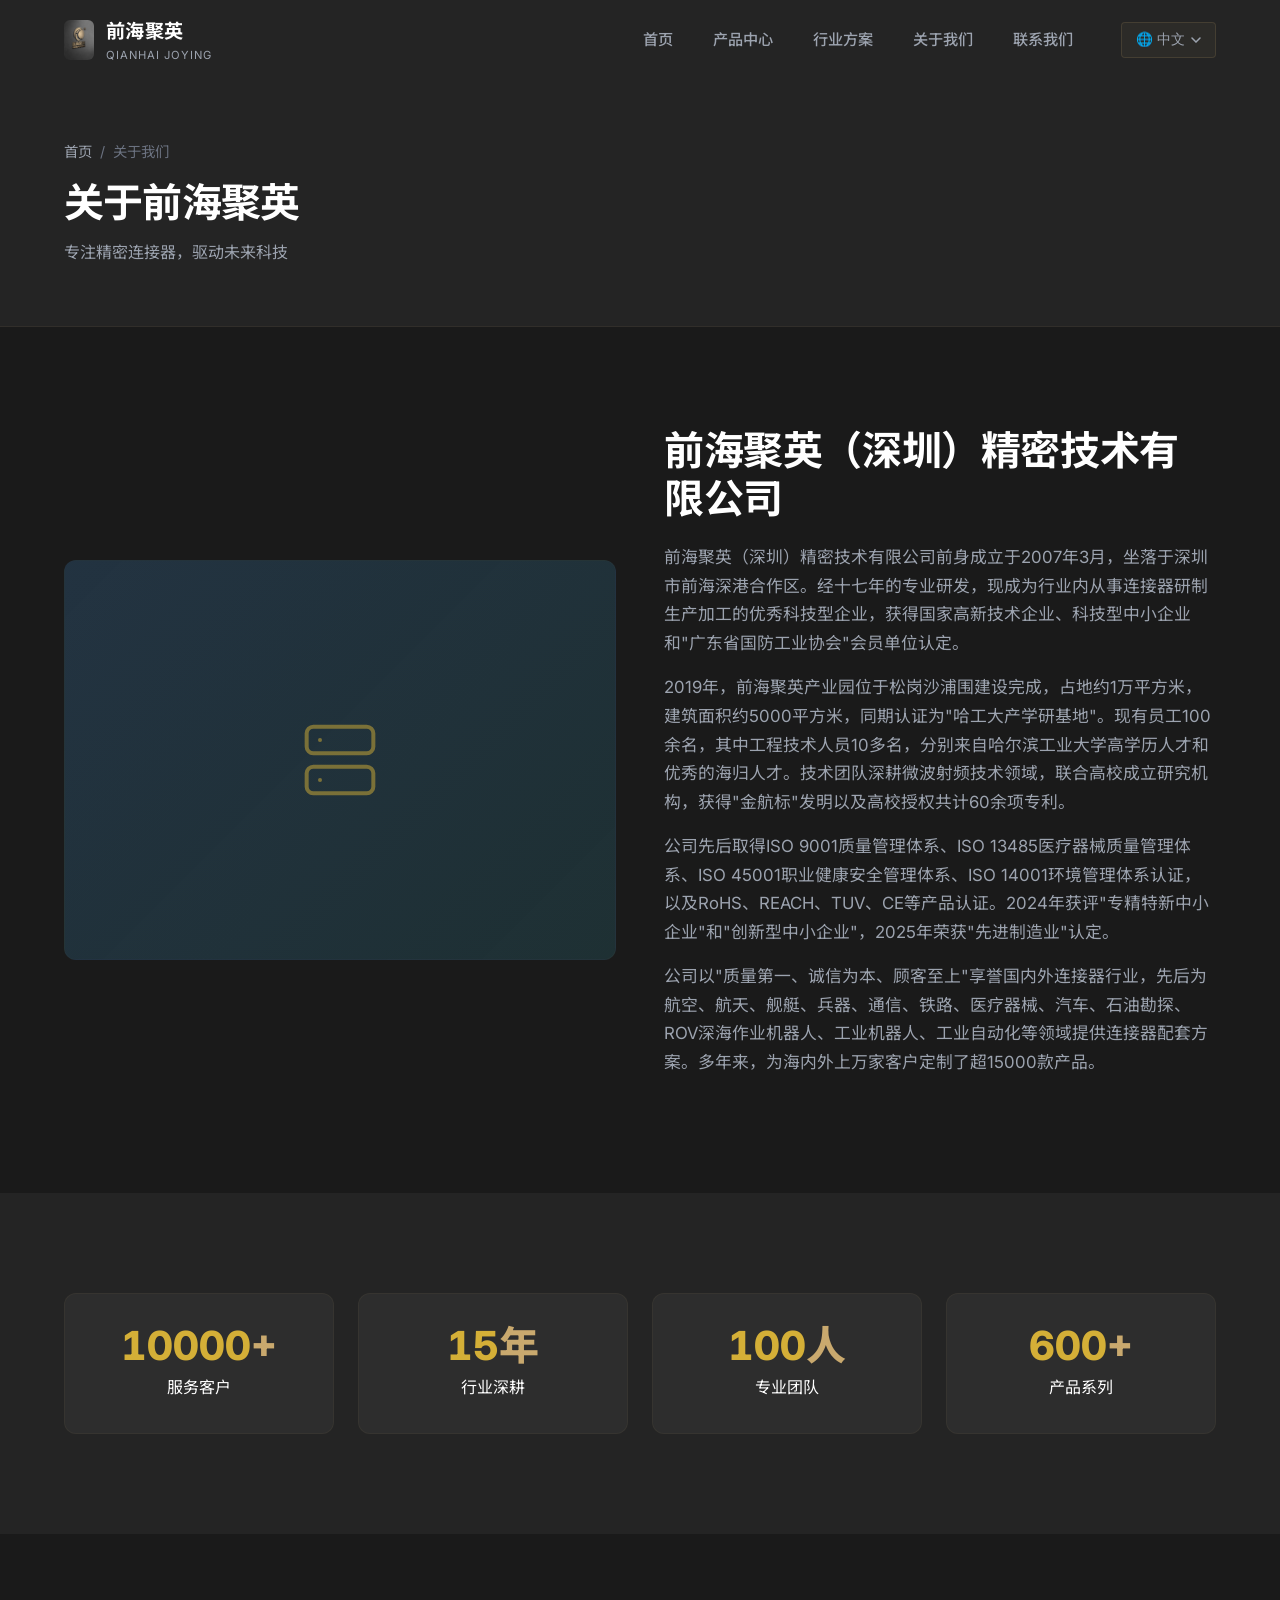
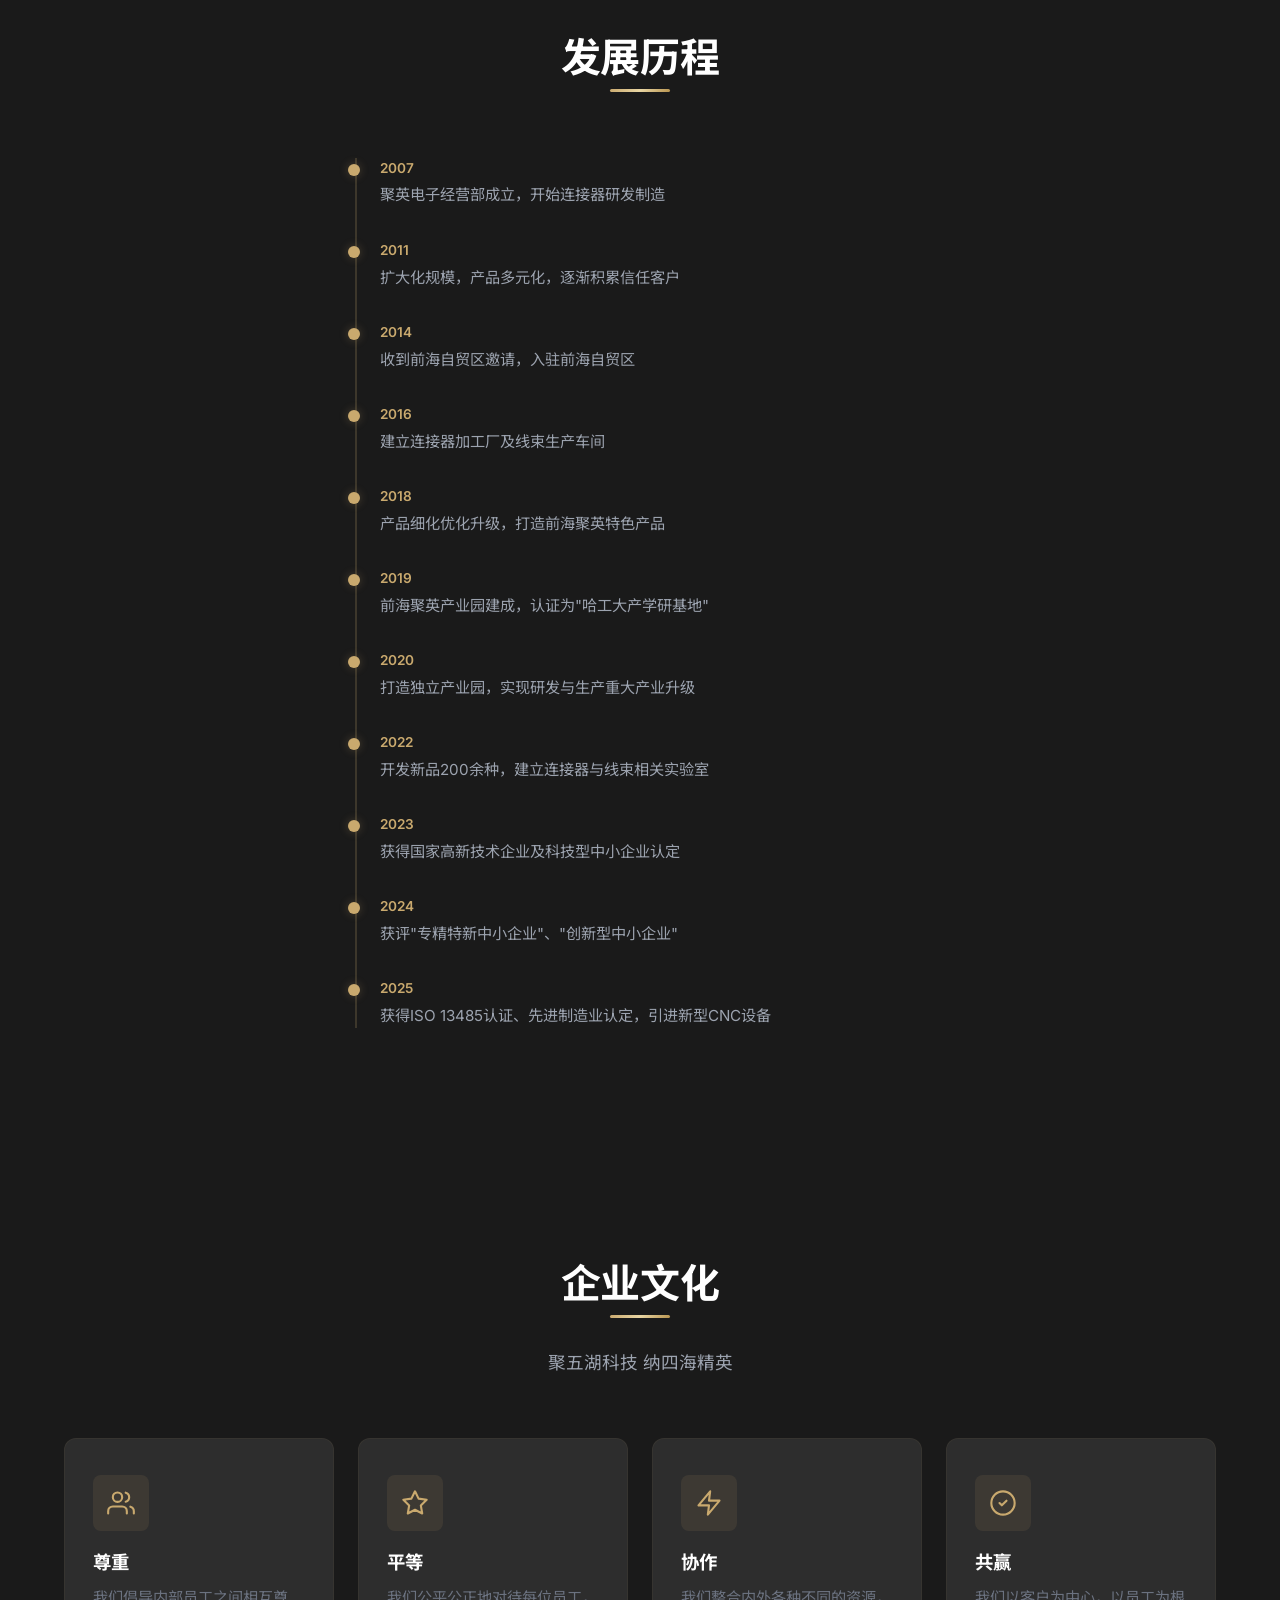
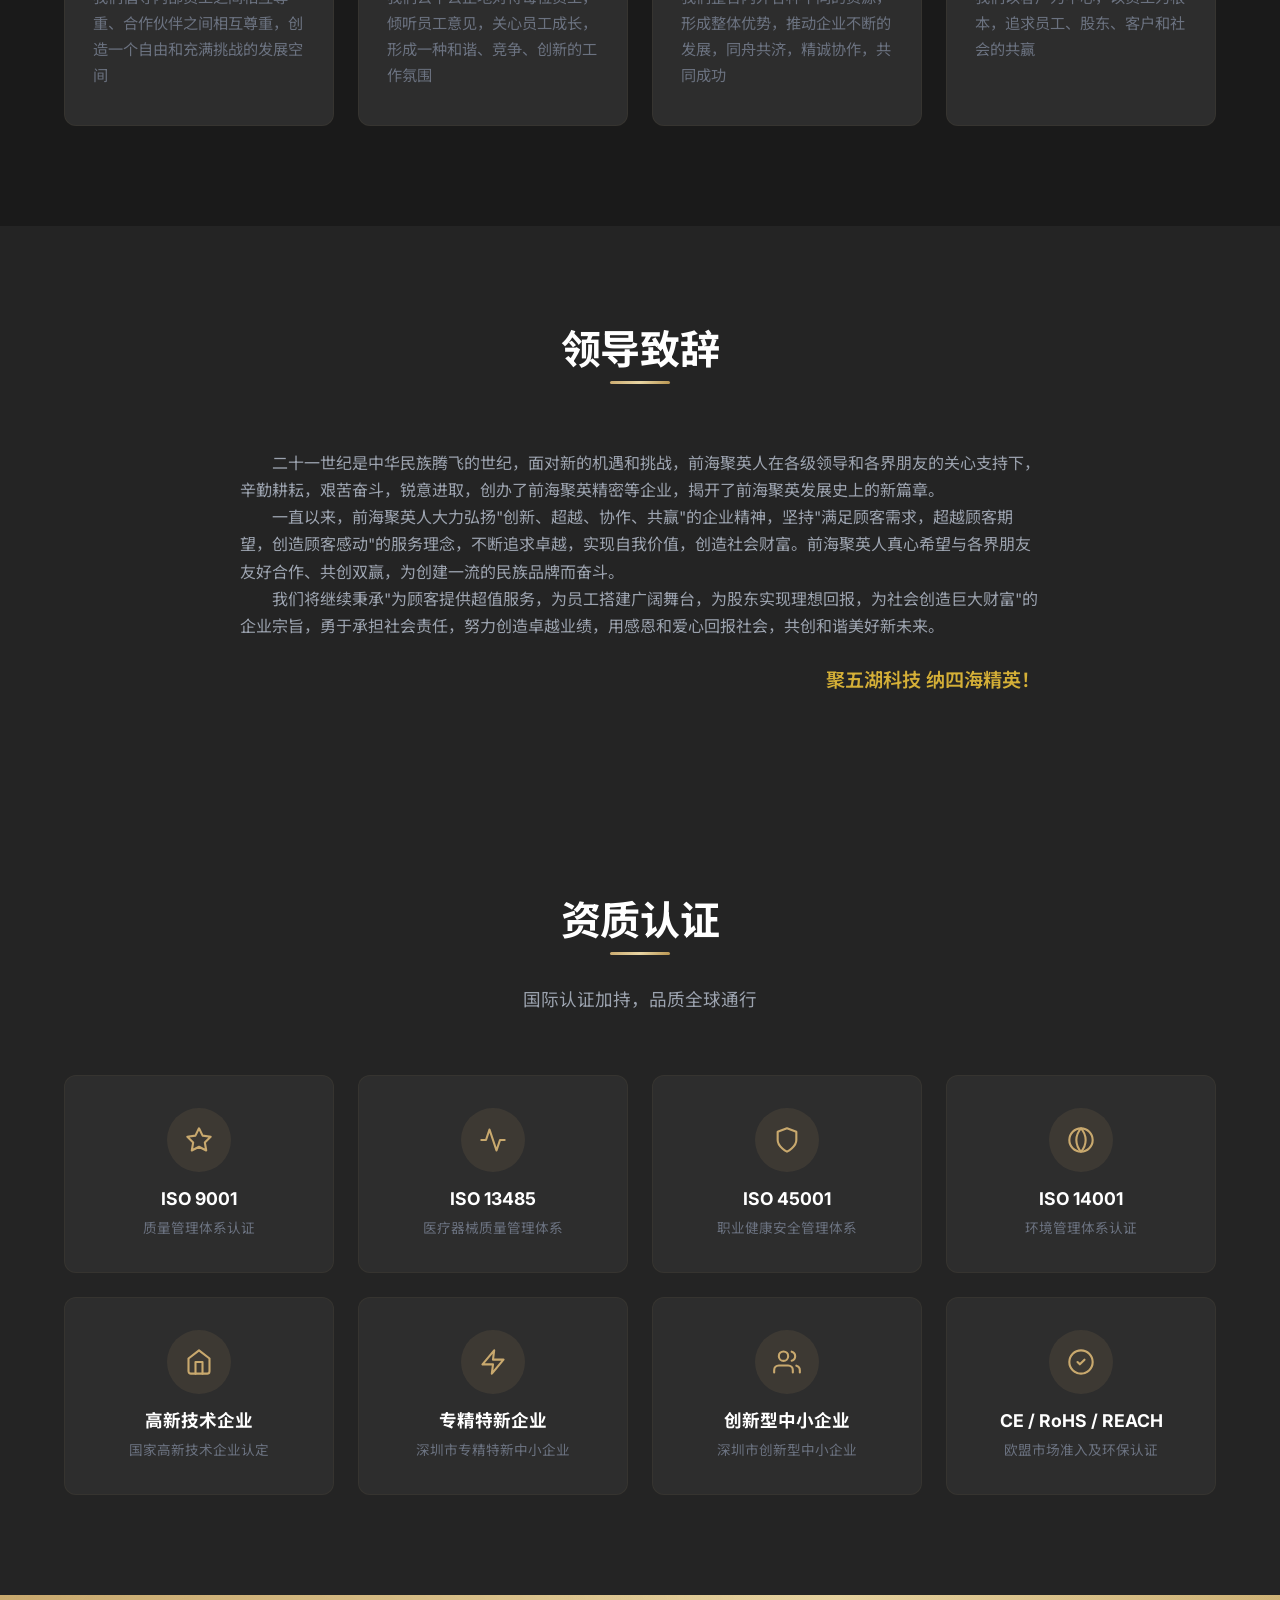
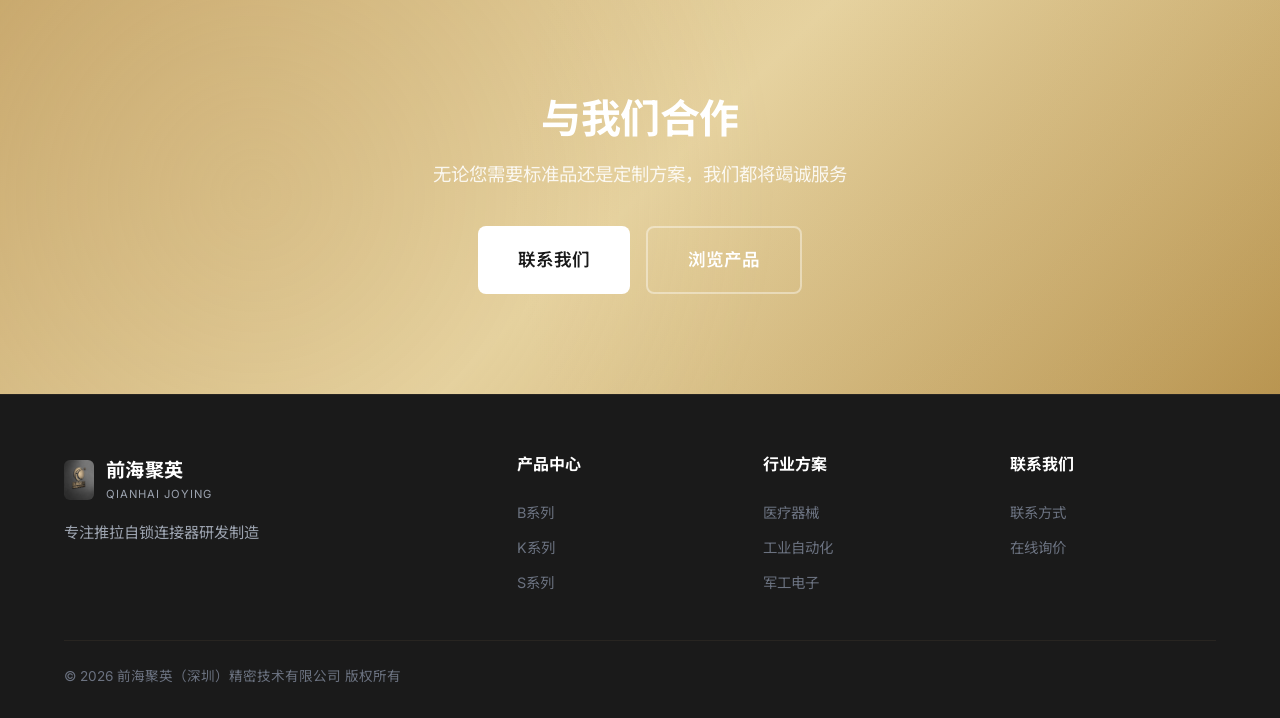
<file: about/index.html>
﻿<!DOCTYPE html>
<html lang="zh-CN">
<head>
  <meta charset="UTF-8">
  <meta name="viewport" content="width=device-width, initial-scale=1.0">
  <meta name="description" content="关于前海聚英 - 专注推拉自锁连接器研发制造15年，10000+客户信赖之选。">
  <title>关于我们 | 前海聚英</title>
  <link rel="icon" type="image/svg+xml" href="../assets/images/favicon.svg">
  <link rel="preconnect" href="https://fonts.googleapis.com">
  <link href="https://fonts.googleapis.com/css2?family=Inter:wght@300;400;500;600;700;800&family=Noto+Sans+SC:wght@300;400;500;600;700;800&display=swap" rel="stylesheet">
  <link rel="stylesheet" href="../assets/css/style.css">
  <link rel="stylesheet" href="../assets/css/animations.css">
  <link rel="stylesheet" href="../assets/css/responsive.css">
</head>
<body>
  <header class="header scrolled" id="header">
    <div class="container">
      <a href="../" class="logo"><img src="../assets/images/logo-3d.jpg" alt="前海聚英LOGO" class="logo-img" style="height:40px;border-radius:6px;"><div class="logo-text">前海聚英<span>QIANHAI JOYING</span></div></a>
      <nav class="nav">
        <div class="nav-links" id="navLinks">
          <a href="../">首页</a><a href="../products/">产品中心</a><a href="../solutions/">行业方案</a><a href="../about/" class="active">关于我们</a><a href="../contact/">联系我们</a>
        </div>
        <div class="lang-switcher" id="langSwitcher">
          <button class="lang-btn">🌐 中文 <svg width="10" height="6" viewBox="0 0 10 6" fill="none"><path d="M1 1L5 5L9 1" stroke="currentColor" stroke-width="1.5" stroke-linecap="round"/></svg></button>
          <div class="lang-dropdown">
            <a href="../about/" class="active">🇨🇳 中文</a>
            <a href="/en/about/">🇬🇧 English</a>
            <a href="/de/about/">🇩🇪 Deutsch</a>
            <a href="/ja/about/">🇯🇵 日本語</a>
            <a href="/ko/about/">🇰🇷 한국어</a>
            <a href="/ru/about/">🇷🇺 Русский</a>
          </div>
        </div>
      </nav>
      <div class="mobile-toggle" id="mobileToggle"><span></span><span></span><span></span></div>
    </div>
  </header>

  <div class="page-header">
    <div class="container">
      <div class="breadcrumb">
        <a href="../">首页</a><span class="breadcrumb-sep">/</span><span>关于我们</span>
      </div>
      <h1>关于前海聚英</h1>
      <p style="color:var(--gray-2);margin-top:8px;">专注精密连接器，驱动未来科技</p>
    </div>
  </div>

  <!-- About Hero -->
  <section class="section">
    <div class="container">
      <div class="about-hero">
        <div class="about-image" style="background:linear-gradient(135deg, rgba(0,102,204,0.2) 0%, rgba(0,198,255,0.1) 100%);">
            <svg width="80" height="80" viewBox="0 0 24 24" fill="none" stroke="currentColor" stroke-width="1.2" stroke-linecap="round" stroke-linejoin="round"><rect x="2" y="2" width="20" height="8" rx="2" ry="2"/><rect x="2" y="14" width="20" height="8" rx="2" ry="2"/><line x1="6" y1="6" x2="6.01" y2="6"/><line x1="6" y1="18" x2="6.01" y2="18"/></svg>
        </div>
        <div class="about-content">
          <h2>前海聚英（深圳）精密技术有限公司</h2>
          <p>前海聚英（深圳）精密技术有限公司前身成立于2007年3月，坐落于深圳市前海深港合作区。经十七年的专业研发，现成为行业内从事连接器研制生产加工的优秀科技型企业，获得国家高新技术企业、科技型中小企业和"广东省国防工业协会"会员单位认定。</p>
          <p>2019年，前海聚英产业园位于松岗沙浦围建设完成，占地约1万平方米，建筑面积约5000平方米，同期认证为"哈工大产学研基地"。现有员工100余名，其中工程技术人员10多名，分别来自哈尔滨工业大学高学历人才和优秀的海归人才。技术团队深耕微波射频技术领域，联合高校成立研究机构，获得"金航标"发明以及高校授权共计60余项专利。</p>
          <p>公司先后取得ISO 9001质量管理体系、ISO 13485医疗器械质量管理体系、ISO 45001职业健康安全管理体系、ISO 14001环境管理体系认证，以及RoHS、REACH、TUV、CE等产品认证。2024年获评"专精特新中小企业"和"创新型中小企业"，2025年荣获"先进制造业"认定。</p>
          <p>公司以"质量第一、诚信为本、顾客至上"享誉国内外连接器行业，先后为航空、航天、舰艇、兵器、通信、铁路、医疗器械、汽车、石油勘探、ROV深海作业机器人、工业机器人、工业自动化等领域提供连接器配套方案。多年来，为海内外上万家客户定制了超15000款产品。</p>
        </div>
      </div>
    </div>
  </section>

  <!-- Stats -->
  <section class="section section-dark">
    <div class="container">
      <div class="features-grid" style="grid-template-columns:repeat(4,1fr);">
        <div class="cert-card" style="text-align:center;">
          <div class="hero-stat-value" style="font-size:2.5rem;color:var(--accent);" data-count="10000">0<span>+</span></div>
          <p style="color:var(--white);margin-top:8px;font-size:1rem;">服务客户</p>
        </div>
        <div class="cert-card" style="text-align:center;">
          <div class="hero-stat-value" style="font-size:2.5rem;color:var(--accent);" data-count="15">0<span>年</span></div>
          <p style="color:var(--white);margin-top:8px;font-size:1rem;">行业深耕</p>
        </div>
        <div class="cert-card" style="text-align:center;">
          <div class="hero-stat-value" style="font-size:2.5rem;color:var(--accent);" data-count="100">0<span>人</span></div>
          <p style="color:var(--white);margin-top:8px;font-size:1rem;">专业团队</p>
        </div>
        <div class="cert-card" style="text-align:center;">
          <div class="hero-stat-value" style="font-size:2.5rem;color:var(--accent);" data-count="600">0<span>+</span></div>
          <p style="color:var(--white);margin-top:8px;font-size:1rem;">产品系列</p>
        </div>
      </div>
    </div>
  </section>

  <!-- Timeline -->
  <section class="section">
    <div class="container">
      <div class="section-header fade-in">
        <h2>发展历程</h2>
      </div>
      <div style="max-width:600px;margin:0 auto;">
        <div class="timeline">
          <div class="timeline-item">
            <div class="timeline-year">2007</div>
            <div class="timeline-text">聚英电子经营部成立，开始连接器研发制造</div>
          </div>
          <div class="timeline-item">
            <div class="timeline-year">2011</div>
            <div class="timeline-text">扩大化规模，产品多元化，逐渐积累信任客户</div>
          </div>
          <div class="timeline-item">
            <div class="timeline-year">2014</div>
            <div class="timeline-text">收到前海自贸区邀请，入驻前海自贸区</div>
          </div>
          <div class="timeline-item">
            <div class="timeline-year">2016</div>
            <div class="timeline-text">建立连接器加工厂及线束生产车间</div>
          </div>
          <div class="timeline-item">
            <div class="timeline-year">2018</div>
            <div class="timeline-text">产品细化优化升级，打造前海聚英特色产品</div>
          </div>
          <div class="timeline-item">
            <div class="timeline-year">2019</div>
            <div class="timeline-text">前海聚英产业园建成，认证为"哈工大产学研基地"</div>
          </div>
          <div class="timeline-item">
            <div class="timeline-year">2020</div>
            <div class="timeline-text">打造独立产业园，实现研发与生产重大产业升级</div>
          </div>
          <div class="timeline-item">
            <div class="timeline-year">2022</div>
            <div class="timeline-text">开发新品200余种，建立连接器与线束相关实验室</div>
          </div>
          <div class="timeline-item">
            <div class="timeline-year">2023</div>
            <div class="timeline-text">获得国家高新技术企业及科技型中小企业认定</div>
          </div>
          <div class="timeline-item">
            <div class="timeline-year">2024</div>
            <div class="timeline-text">获评"专精特新中小企业"、"创新型中小企业"</div>
          </div>
          <div class="timeline-item">
            <div class="timeline-year">2025</div>
            <div class="timeline-text">获得ISO 13485认证、先进制造业认定，引进新型CNC设备</div>
          </div>
        </div>
      </div>
    </div>
  </section>

  <!-- Corporate Culture -->
  <section class="section" id="culture">
    <div class="container">
      <div class="section-header fade-in">
        <h2>企业文化</h2>
        <p>聚五湖科技 纳四海精英</p>
      </div>
      <div class="features-grid" style="grid-template-columns:repeat(4,1fr);">
        <div class="feature-card fade-in stagger-1">
          <div class="feature-icon">
            <svg width="28" height="28" viewBox="0 0 24 24" fill="none" stroke="currentColor" stroke-width="1.8" stroke-linecap="round" stroke-linejoin="round"><path d="M17 21v-2a4 4 0 0 0-4-4H5a4 4 0 0 0-4 4v2"/><circle cx="9" cy="7" r="4"/><path d="M23 21v-2a4 4 0 0 0-3-3.87"/><path d="M16 3.13a4 4 0 0 1 0 7.75"/></svg>
          </div>
          <h4>尊重</h4>
          <p>我们倡导内部员工之间相互尊重、合作伙伴之间相互尊重，创造一个自由和充满挑战的发展空间</p>
        </div>
        <div class="feature-card fade-in stagger-2">
          <div class="feature-icon">
            <svg width="28" height="28" viewBox="0 0 24 24" fill="none" stroke="currentColor" stroke-width="1.8" stroke-linecap="round" stroke-linejoin="round"><path d="M12 2l3.09 6.26L22 9.27l-5 4.87 1.18 6.88L12 17.77l-6.18 3.25L7 14.14 2 9.27l6.91-1.01L12 2z"/></svg>
          </div>
          <h4>平等</h4>
          <p>我们公平公正地对待每位员工，倾听员工意见，关心员工成长，形成一种和谐、竞争、创新的工作氛围</p>
        </div>
        <div class="feature-card fade-in stagger-3">
          <div class="feature-icon">
            <svg width="28" height="28" viewBox="0 0 24 24" fill="none" stroke="currentColor" stroke-width="1.8" stroke-linecap="round" stroke-linejoin="round"><polygon points="13 2 3 14 12 14 11 22 21 10 12 10 13 2"/></svg>
          </div>
          <h4>协作</h4>
          <p>我们整合内外各种不同的资源，形成整体优势，推动企业不断的发展，同舟共济，精诚协作，共同成功</p>
        </div>
        <div class="feature-card fade-in stagger-4">
          <div class="feature-icon">
            <svg width="28" height="28" viewBox="0 0 24 24" fill="none" stroke="currentColor" stroke-width="1.8" stroke-linecap="round" stroke-linejoin="round"><path d="M9 12l2 2 4-4"/><circle cx="12" cy="12" r="10"/></svg>
          </div>
          <h4>共赢</h4>
          <p>我们以客户为中心，以员工为根本，追求员工、股东、客户和社会的共赢</p>
        </div>
      </div>
    </div>
  </section>

  <!-- Leader Speech -->
  <section class="section section-dark" id="leaderspeech">
    <div class="container">
      <div class="section-header fade-in">
        <h2>领导致辞</h2>
      </div>
      <div style="max-width:800px;margin:0 auto;color:var(--white);line-height:2;">
        <p class="fade-in" style="text-indent:2em;">二十一世纪是中华民族腾飞的世纪，面对新的机遇和挑战，前海聚英人在各级领导和各界朋友的关心支持下，辛勤耕耘，艰苦奋斗，锐意进取，创办了前海聚英精密等企业，揭开了前海聚英发展史上的新篇章。</p>
        <p class="fade-in" style="text-indent:2em;">一直以来，前海聚英人大力弘扬"创新、超越、协作、共赢"的企业精神，坚持"满足顾客需求，超越顾客期望，创造顾客感动"的服务理念，不断追求卓越，实现自我价值，创造社会财富。前海聚英人真心希望与各界朋友友好合作、共创双赢，为创建一流的民族品牌而奋斗。</p>
        <p class="fade-in" style="text-indent:2em;">我们将继续秉承"为顾客提供超值服务，为员工搭建广阔舞台，为股东实现理想回报，为社会创造巨大财富"的企业宗旨，勇于承担社会责任，努力创造卓越业绩，用感恩和爱心回报社会，共创和谐美好新未来。</p>
        <p class="fade-in" style="text-align:right;margin-top:24px;color:var(--accent);font-size:1.2rem;font-weight:600;">聚五湖科技 纳四海精英！</p>
      </div>
    </div>
  </section>

  <!-- Certifications -->
  <section class="section section-dark" id="certifications">
    <div class="container">
      <div class="section-header fade-in">
        <h2>资质认证</h2>
        <p>国际认证加持，品质全球通行</p>
      </div>
      <div class="cert-grid">
        <div class="cert-card fade-in"><div class="cert-icon"><svg width="28" height="28" viewBox="0 0 24 24" fill="none" stroke="currentColor" stroke-width="1.8" stroke-linecap="round" stroke-linejoin="round"><path d="M12 2l3.09 6.26L22 9.27l-5 4.87 1.18 6.88L12 17.77l-6.18 3.25L7 14.14 2 9.27l6.91-1.01L12 2z"/></svg></div><h4>ISO 9001</h4><p>质量管理体系认证</p></div>
        <div class="cert-card fade-in"><div class="cert-icon"><svg width="28" height="28" viewBox="0 0 24 24" fill="none" stroke="currentColor" stroke-width="1.8" stroke-linecap="round" stroke-linejoin="round"><path d="M22 12h-4l-3 9L9 3l-3 9H2"/></svg></div><h4>ISO 13485</h4><p>医疗器械质量管理体系</p></div>
        <div class="cert-card fade-in"><div class="cert-icon"><svg width="28" height="28" viewBox="0 0 24 24" fill="none" stroke="currentColor" stroke-width="1.8" stroke-linecap="round" stroke-linejoin="round"><path d="M12 22s8-4 8-10V5l-8-3-8 3v7c0 6 8 10 8 10z"/></svg></div><h4>ISO 45001</h4><p>职业健康安全管理体系</p></div>
        <div class="cert-card fade-in"><div class="cert-icon"><svg width="28" height="28" viewBox="0 0 24 24" fill="none" stroke="currentColor" stroke-width="1.8" stroke-linecap="round" stroke-linejoin="round"><circle cx="12" cy="12" r="10"/><path d="M12 2a15.3 15.3 0 0 1 4 10 15.3 15.3 0 0 1-4 10 15.3 15.3 0 0 1-4-10A15.3 15.3 0 0 1 12 2z"/></svg></div><h4>ISO 14001</h4><p>环境管理体系认证</p></div>
        <div class="cert-card fade-in"><div class="cert-icon"><svg width="28" height="28" viewBox="0 0 24 24" fill="none" stroke="currentColor" stroke-width="1.8" stroke-linecap="round" stroke-linejoin="round"><path d="M3 9l9-7 9 7v11a2 2 0 0 1-2 2H5a2 2 0 0 1-2-2z"/><polyline points="9 22 9 12 15 12 15 22"/></svg></div><h4>高新技术企业</h4><p>国家高新技术企业认定</p></div>
        <div class="cert-card fade-in"><div class="cert-icon"><svg width="28" height="28" viewBox="0 0 24 24" fill="none" stroke="currentColor" stroke-width="1.8" stroke-linecap="round" stroke-linejoin="round"><path d="M13 2L3 14h9l-1 8 10-12h-9l1-8z"/></svg></div><h4>专精特新企业</h4><p>深圳市专精特新中小企业</p></div>
        <div class="cert-card fade-in"><div class="cert-icon"><svg width="28" height="28" viewBox="0 0 24 24" fill="none" stroke="currentColor" stroke-width="1.8" stroke-linecap="round" stroke-linejoin="round"><path d="M17 21v-2a4 4 0 0 0-4-4H5a4 4 0 0 0-4 4v2"/><circle cx="9" cy="7" r="4"/><path d="M23 21v-2a4 4 0 0 0-3-3.87"/><path d="M16 3.13a4 4 0 0 1 0 7.75"/></svg></div><h4>创新型中小企业</h4><p>深圳市创新型中小企业</p></div>
        <div class="cert-card fade-in"><div class="cert-icon"><svg width="28" height="28" viewBox="0 0 24 24" fill="none" stroke="currentColor" stroke-width="1.8" stroke-linecap="round" stroke-linejoin="round"><path d="M9 12l2 2 4-4"/><circle cx="12" cy="12" r="10"/></svg></div><h4>CE / RoHS / REACH</h4><p>欧盟市场准入及环保认证</p></div>
      </div>
    </div>
  </section>

  <!-- CTA -->
  <section class="section cta-section">
    <div class="container">
      <div class="cta-content fade-in">
        <h2>与我们合作</h2>
        <p>无论您需要标准品还是定制方案，我们都将竭诚服务</p>
        <div class="cta-actions">
          <a href="../contact/" class="btn btn-white btn-lg">联系我们</a>
          <a href="../products/" class="btn btn-outline btn-lg" style="border-color:rgba(255,255,255,0.4);color:#fff;">浏览产品</a>
        </div>
      </div>
    </div>
  </section>

  <footer class="footer">
    <div class="container">
      <div class="footer-grid">
        <div class="footer-brand"><a href="../" class="logo"><img src="../assets/images/logo-3d.jpg" alt="前海聚英LOGO" class="logo-img" style="height:40px;border-radius:6px;"><div class="logo-text">前海聚英<span>QIANHAI JOYING</span></div></a><p>专注推拉自锁连接器研发制造</p></div>
        <div class="footer-column"><h4>产品中心</h4><a href="../products/b-series/">B系列</a><a href="../products/k-series/">K系列</a><a href="../products/s-series/">S系列</a></div>
        <div class="footer-column"><h4>行业方案</h4><a href="/solutions/#medical">医疗器械</a><a href="/solutions/#industrial">工业自动化</a><a href="/solutions/#military">军工电子</a></div>
        <div class="footer-column"><h4>联系我们</h4><a href="../contact/">联系方式</a><a href="/contact/#inquiry">在线询价</a></div>
      </div>
      <div class="footer-bottom"><p>© 2026 前海聚英（深圳）精密技术有限公司 版权所有</p></div>
    </div>
  </footer>
  <script src="../assets/js/main.js"></script>
</body>
</html>
</file>
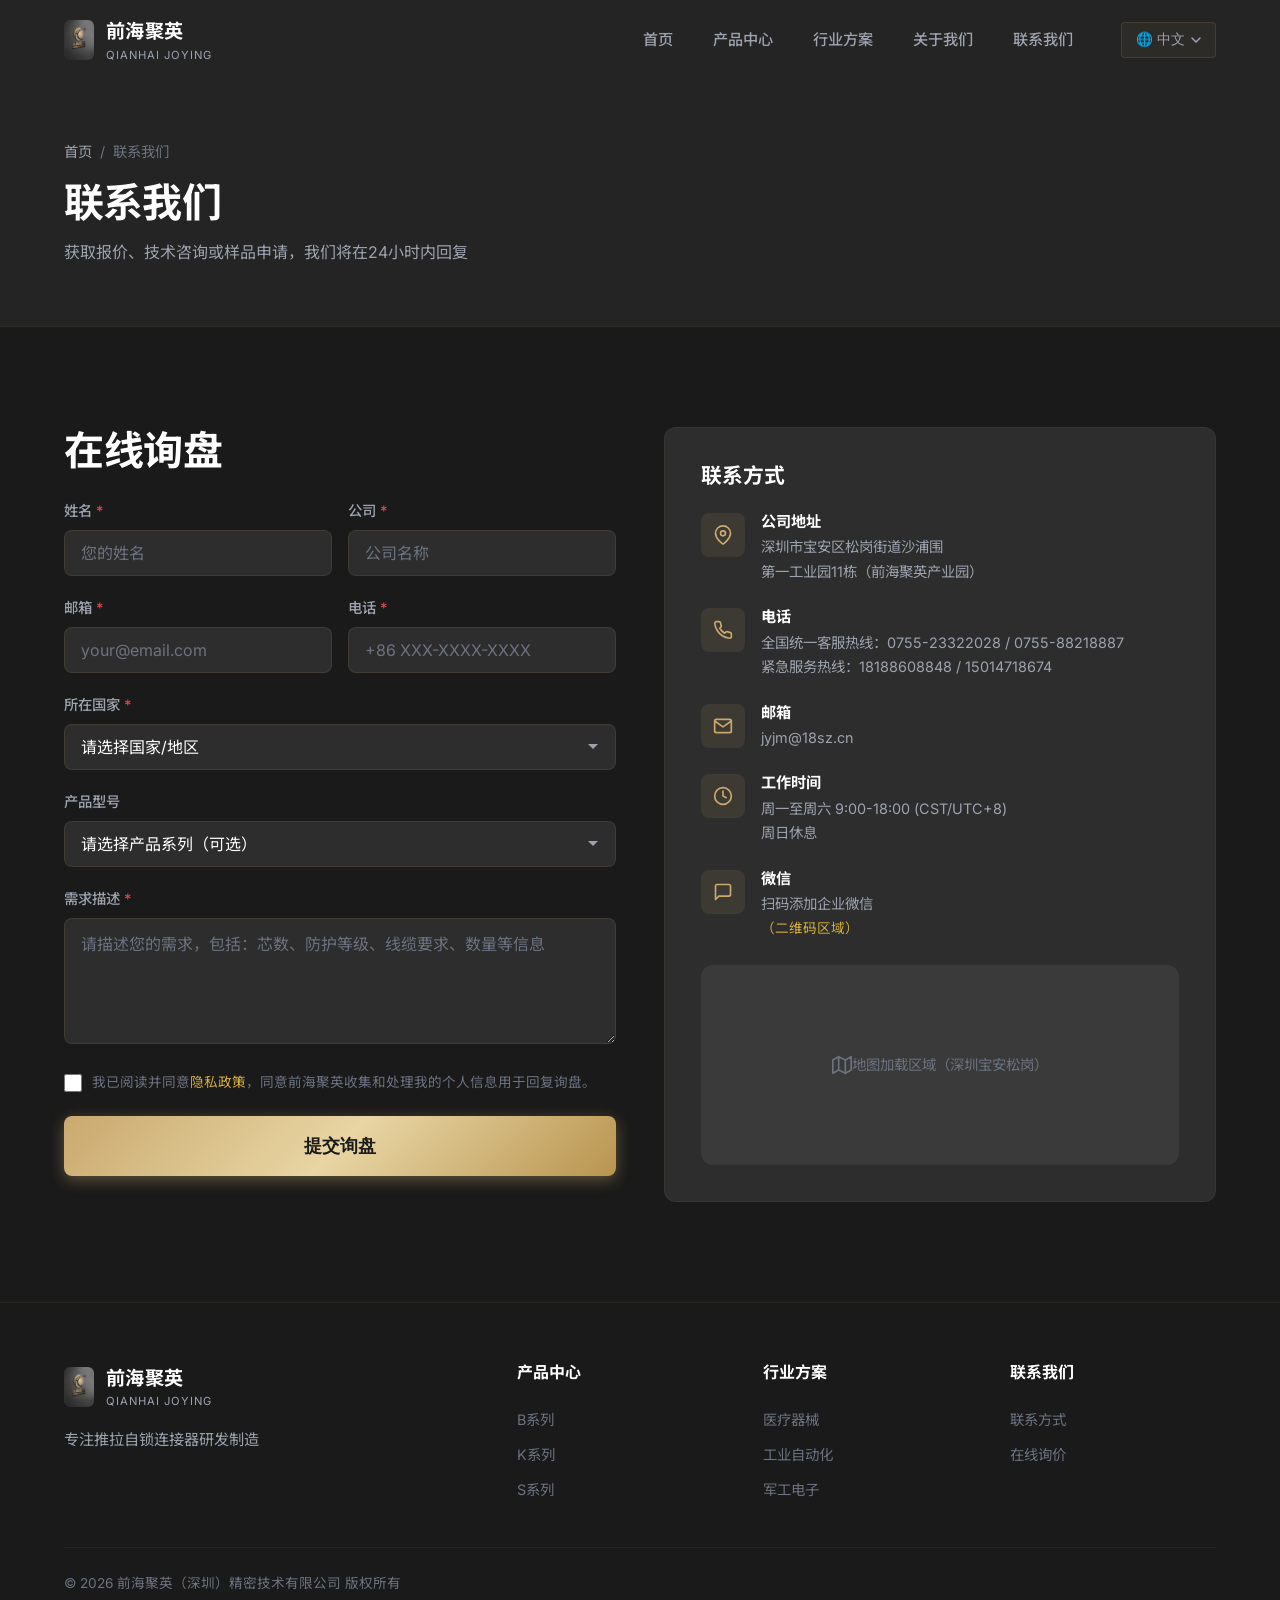
<file: contact/index.html>
<!DOCTYPE html>
<html lang="zh-CN">
<head>
  <meta charset="UTF-8">
  <meta name="viewport" content="width=device-width, initial-scale=1.0">
  <meta name="description" content="联系我们 - 前海聚英（深圳）精密技术有限公司，在线询盘、获取报价、技术支持。">
  <title>联系我们 | 前海聚英</title>
  <link rel="icon" type="image/svg+xml" href="../assets/images/favicon.svg">
  <link rel="preconnect" href="https://fonts.googleapis.com">
  <link href="https://fonts.googleapis.com/css2?family=Inter:wght@300;400;500;600;700;800&family=Noto+Sans+SC:wght@300;400;500;600;700;800&display=swap" rel="stylesheet">
  <link rel="stylesheet" href="../assets/css/style.css">
  <link rel="stylesheet" href="../assets/css/animations.css">
  <link rel="stylesheet" href="../assets/css/responsive.css">
</head>
<body>
  <header class="header scrolled" id="header">
    <div class="container">
      <a href="../" class="logo"><img src="../assets/images/logo-3d.jpg" alt="前海聚英LOGO" class="logo-img" style="height:40px;border-radius:6px;"><div class="logo-text">前海聚英<span>QIANHAI JOYING</span></div></a>
      <nav class="nav">
        <div class="nav-links" id="navLinks">
          <a href="../">首页</a><a href="../products/">产品中心</a><a href="../solutions/">行业方案</a><a href="../about/">关于我们</a><a href="../contact/" class="active">联系我们</a>
        </div>
        <div class="lang-switcher" id="langSwitcher">
          <button class="lang-btn">🌐 中文 <svg width="10" height="6" viewBox="0 0 10 6" fill="none"><path d="M1 1L5 5L9 1" stroke="currentColor" stroke-width="1.5" stroke-linecap="round"/></svg></button>
          <div class="lang-dropdown">
            <a href="../contact/" class="active">🇨🇳 中文</a>
            <a href="/en/contact/">🇬🇧 English</a>
            <a href="/de/contact/">🇩🇪 Deutsch</a>
            <a href="/ja/contact/">🇯🇵 日本語</a>
            <a href="/ko/contact/">🇰🇷 한국어</a>
            <a href="/ru/contact/">🇷🇺 Русский</a>
          </div>
        </div>
      </nav>
      <div class="mobile-toggle" id="mobileToggle"><span></span><span></span><span></span></div>
    </div>
  </header>

  <div class="page-header">
    <div class="container">
      <div class="breadcrumb">
        <a href="../">首页</a><span class="breadcrumb-sep">/</span><span>联系我们</span>
      </div>
      <h1>联系我们</h1>
      <p style="color:var(--gray-2);margin-top:8px;">获取报价、技术咨询或样品申请，我们将在24小时内回复</p>
    </div>
  </div>

  <section class="section" id="inquiry">
    <div class="container">
      <div class="contact-grid">
        <!-- Inquiry Form -->
        <div class="fade-in-left">
          <h2 style="margin-bottom:24px;">在线询盘</h2>
          <form id="inquiryForm" action="https://formspree.io/f/YOUR_FORM_ID" method="POST">
            <div style="display:grid;grid-template-columns:1fr 1fr;gap:16px;">
              <div class="form-group">
                <label>姓名 <span class="required">*</span></label>
                <input type="text" name="name" class="form-control" placeholder="您的姓名" required>
              </div>
              <div class="form-group">
                <label>公司 <span class="required">*</span></label>
                <input type="text" name="company" class="form-control" placeholder="公司名称" required>
              </div>
            </div>
            <div style="display:grid;grid-template-columns:1fr 1fr;gap:16px;">
              <div class="form-group">
                <label>邮箱 <span class="required">*</span></label>
                <input type="email" name="email" class="form-control" placeholder="your@email.com" required>
              </div>
              <div class="form-group">
                <label>电话 <span class="required">*</span></label>
                <input type="tel" name="phone" class="form-control" placeholder="+86 XXX-XXXX-XXXX" required>
              </div>
            </div>
            <div class="form-group">
              <label>所在国家 <span class="required">*</span></label>
              <select name="country" class="form-control" required>
                <option value="">请选择国家/地区</option>
                <option value="CN">中国</option>
                <option value="DE">德国 Deutschland</option>
                <option value="US">美国 United States</option>
                <option value="JP">日本 日本</option>
                <option value="KR">韩国 대한민국</option>
                <option value="GB">英国 United Kingdom</option>
                <option value="FR">法国 France</option>
                <option value="IT">意大利 Italy</option>
                <option value="IN">印度 India</option>
                <option value="AU">澳大利亚 Australia</option>
                <option value="OTHER">其他</option>
              </select>
            </div>
            <div class="form-group">
              <label>产品型号</label>
              <select name="product" class="form-control">
                <option value="">请选择产品系列（可选）</option>
                <option value="B">B系列 - 推拉自锁连接器</option>
                <option value="K">K系列 - 方形外壳连接器</option>
                <option value="S">S系列 - 超微型连接器</option>
                <option value="custom">定制产品</option>
              </select>
            </div>
            <div class="form-group">
              <label>需求描述 <span class="required">*</span></label>
              <textarea name="message" class="form-control" rows="5" placeholder="请描述您的需求，包括：芯数、防护等级、线缆要求、数量等信息" required></textarea>
            </div>
            <div class="checkbox-group">
              <input type="checkbox" id="privacyCheck" required>
              <label for="privacyCheck">我已阅读并同意<a href="#" style="color:var(--accent);">隐私政策</a>，同意前海聚英收集和处理我的个人信息用于回复询盘。</label>
            </div>
            <div style="margin-top:24px;">
              <button type="submit" class="btn btn-primary btn-lg" style="width:100%;">提交询盘</button>
            </div>
          </form>
          <div id="formSuccess" style="display:none;text-align:center;padding:60px 20px;">
            <div style="margin-bottom:20px;"><svg width="64" height="64" viewBox="0 0 24 24" fill="none" stroke="var(--success)" stroke-width="1.5" stroke-linecap="round" stroke-linejoin="round"><path d="M22 11.08V12a10 10 0 1 1-5.93-9.14"/><polyline points="22 4 12 14.01 9 11.01"/></svg></div>
            <h3>询盘已提交！</h3>
            <p style="margin-top:12px;color:var(--gray-2);">感谢您的询盘，我们的销售团队将在24小时内回复您。</p>
            <a href="../" class="btn btn-outline" style="margin-top:24px;">返回首页</a>
          </div>
        </div>

        <!-- Contact Info -->
        <div class="contact-info fade-in-right">
          <h3>联系方式</h3>
          <div class="contact-info-item">
            <div class="contact-info-icon"><svg width="20" height="20" viewBox="0 0 24 24" fill="none" stroke="currentColor" stroke-width="2" stroke-linecap="round" stroke-linejoin="round"><path d="M21 10c0 7-9 13-9 13s-9-6-9-13a9 9 0 0 1 18 0z"/><circle cx="12" cy="10" r="3"/></svg></div>
            <div class="contact-info-text">
              <h5>公司地址</h5>
              <p>深圳市宝安区松岗街道沙浦围<br>第一工业园11栋（前海聚英产业园）</p>
            </div>
          </div>
          <div class="contact-info-item">
            <div class="contact-info-icon"><svg width="20" height="20" viewBox="0 0 24 24" fill="none" stroke="currentColor" stroke-width="2" stroke-linecap="round" stroke-linejoin="round"><path d="M22 16.92v3a2 2 0 0 1-2.18 2 19.79 19.79 0 0 1-8.63-3.07 19.5 19.5 0 0 1-6-6 19.79 19.79 0 0 1-3.07-8.67A2 2 0 0 1 4.11 2h3a2 2 0 0 1 2 1.72 12.84 12.84 0 0 0 .7 2.81 2 2 0 0 1-.45 2.11L8.09 9.91a16 16 0 0 0 6 6l1.27-1.27a2 2 0 0 1 2.11-.45 12.84 12.84 0 0 0 2.81.7A2 2 0 0 1 22 16.92z"/></svg></div>
            <div class="contact-info-text">
              <h5>电话</h5>
              <p>全国统一客服热线：0755-23322028 / 0755-88218887<br>紧急服务热线：18188608848 / 15014718674</p>
            </div>
          </div>
          <div class="contact-info-item">
            <div class="contact-info-icon"><svg width="20" height="20" viewBox="0 0 24 24" fill="none" stroke="currentColor" stroke-width="2" stroke-linecap="round" stroke-linejoin="round"><path d="M4 4h16c1.1 0 2 .9 2 2v12c0 1.1-.9 2-2 2H4c-1.1 0-2-.9-2-2V6c0-1.1.9-2 2-2z"/><polyline points="22,6 12,13 2,6"/></svg></div>
            <div class="contact-info-text">
              <h5>邮箱</h5>
              <p>jyjm@18sz.cn</p>
            </div>
          </div>
          <div class="contact-info-item">
            <div class="contact-info-icon"><svg width="20" height="20" viewBox="0 0 24 24" fill="none" stroke="currentColor" stroke-width="2" stroke-linecap="round" stroke-linejoin="round"><circle cx="12" cy="12" r="10"/><polyline points="12 6 12 12 16 14"/></svg></div>
            <div class="contact-info-text">
              <h5>工作时间</h5>
              <p>周一至周六 9:00-18:00 (CST/UTC+8)<br>周日休息</p>
            </div>
          </div>
          <div class="contact-info-item">
            <div class="contact-info-icon"><svg width="20" height="20" viewBox="0 0 24 24" fill="none" stroke="currentColor" stroke-width="2" stroke-linecap="round" stroke-linejoin="round"><path d="M21 15a2 2 0 0 1-2 2H7l-4 4V5a2 2 0 0 1 2-2h14a2 2 0 0 1 2 2z"/></svg></div>
            <div class="contact-info-text">
              <h5>微信</h5>
              <p>扫码添加企业微信<br><span style="color:var(--accent);font-size:0.85rem;">（二维码区域）</span></p>
            </div>
          </div>

          <!-- Map Placeholder -->
          <div style="margin-top:24px;background:var(--dark-4);border-radius:var(--radius-lg);height:200px;display:flex;align-items:center;justify-content:center;color:var(--gray-1);font-size:0.9rem;">
            <svg width="20" height="20" viewBox="0 0 24 24" fill="none" stroke="currentColor" stroke-width="2" stroke-linecap="round" stroke-linejoin="round"><polygon points="1 6 1 22 8 18 16 22 23 18 23 2 16 6 8 2 1 6"/><line x1="8" y1="2" x2="8" y2="18"/><line x1="16" y1="6" x2="16" y2="22"/></svg> 地图加载区域（深圳宝安松岗）
          </div>
        </div>
      </div>
    </div>
  </section>

  <footer class="footer">
    <div class="container">
      <div class="footer-grid">
        <div class="footer-brand"><a href="../" class="logo"><img src="../assets/images/logo-3d.jpg" alt="前海聚英LOGO" class="logo-img" style="height:40px;border-radius:6px;"><div class="logo-text">前海聚英<span>QIANHAI JOYING</span></div></a><p>专注推拉自锁连接器研发制造</p></div>
        <div class="footer-column"><h4>产品中心</h4><a href="../products/b-series/">B系列</a><a href="../products/k-series/">K系列</a><a href="../products/s-series/">S系列</a></div>
        <div class="footer-column"><h4>行业方案</h4><a href="/solutions/#medical">医疗器械</a><a href="/solutions/#industrial">工业自动化</a><a href="/solutions/#military">军工电子</a></div>
        <div class="footer-column"><h4>联系我们</h4><a href="../contact/">联系方式</a><a href="#inquiry">在线询价</a></div>
      </div>
      <div class="footer-bottom"><p>© 2026 前海聚英（深圳）精密技术有限公司 版权所有</p></div>
    </div>
  </footer>
  <script src="../assets/js/main.js"></script>
</body>
</html>
</file>
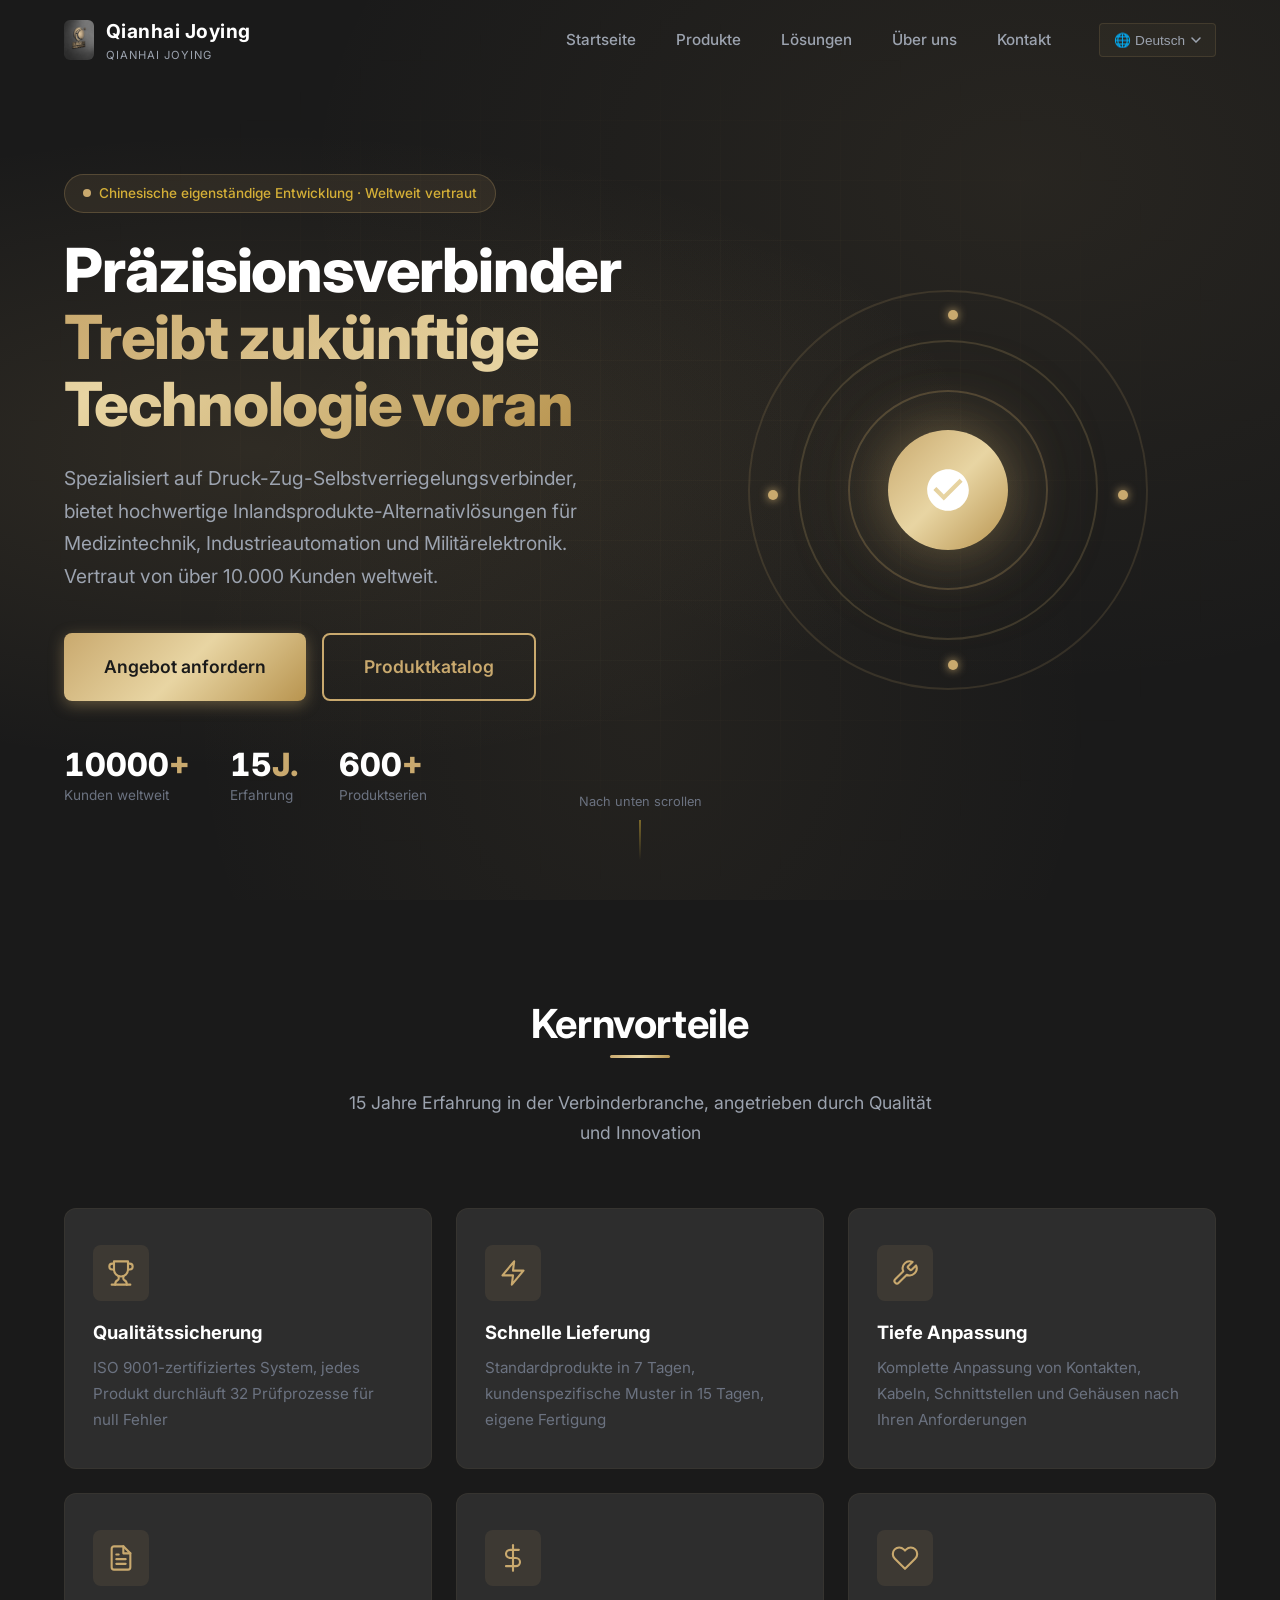
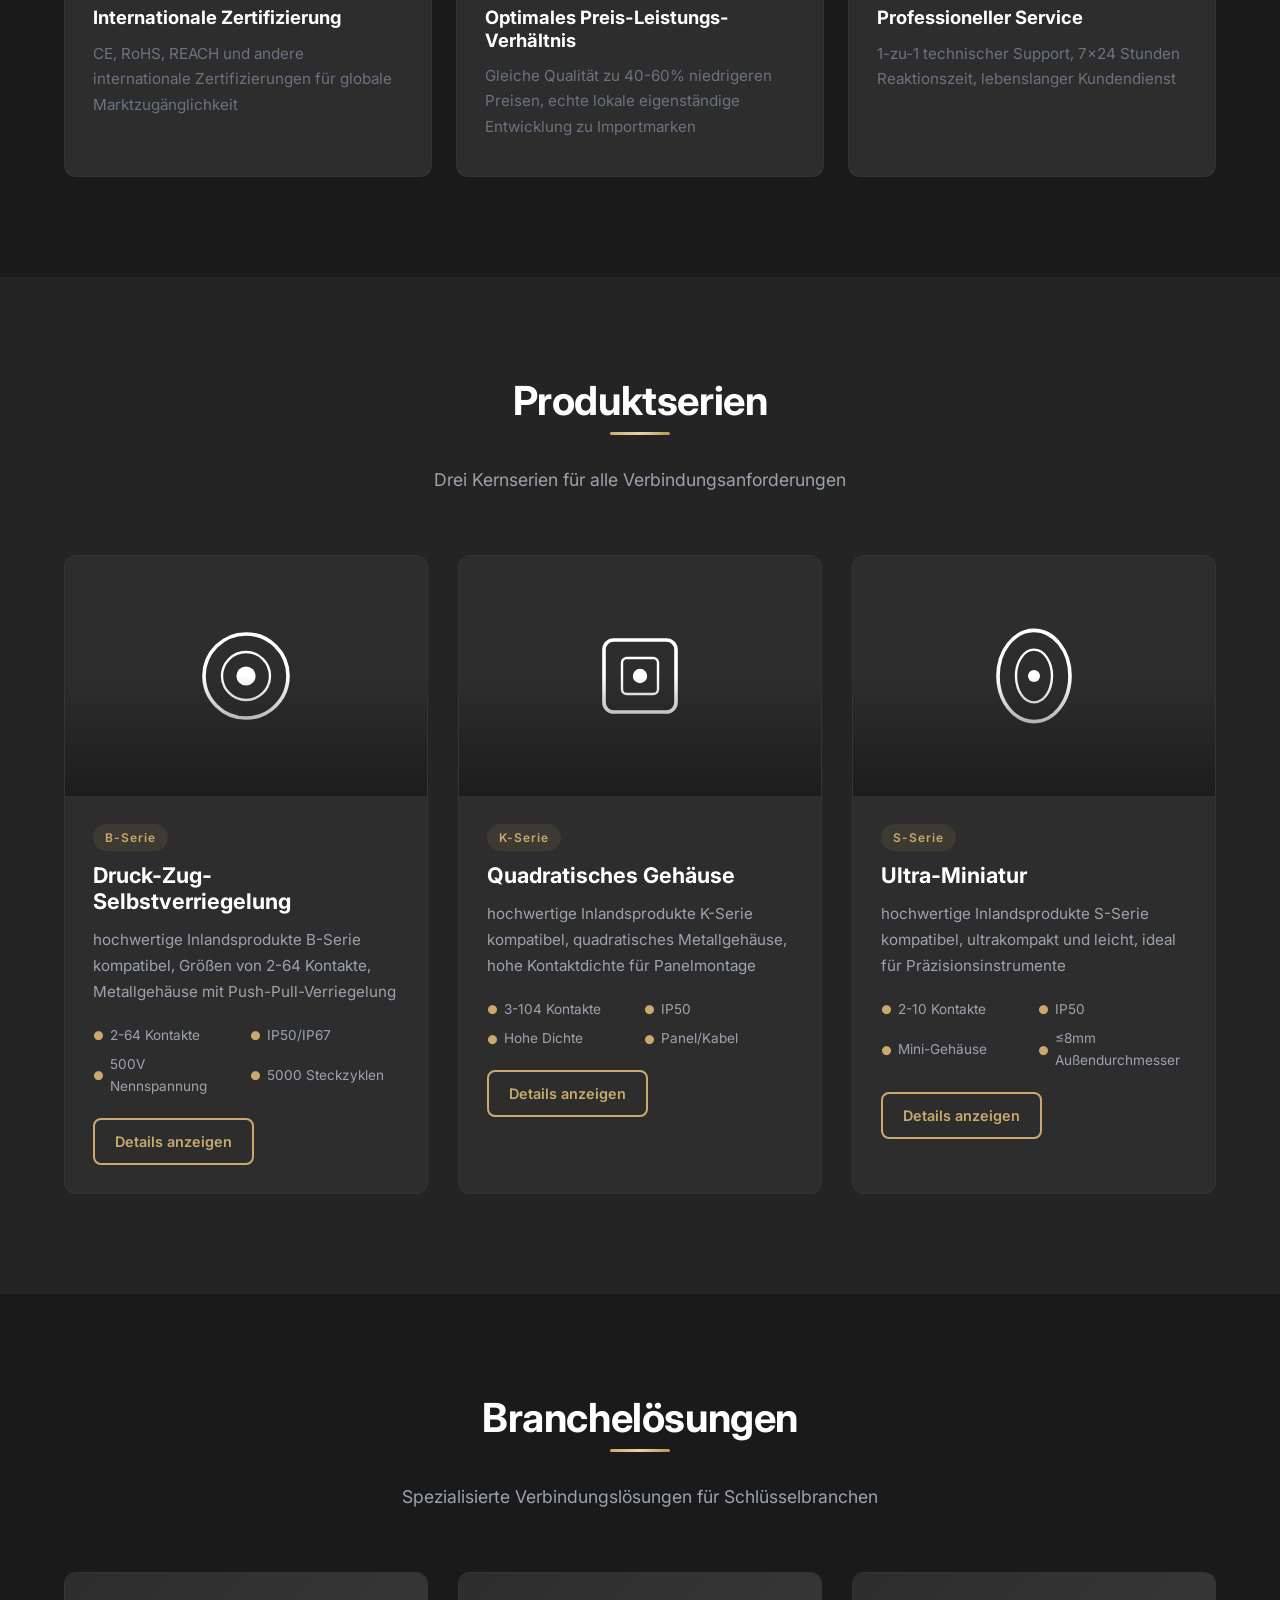
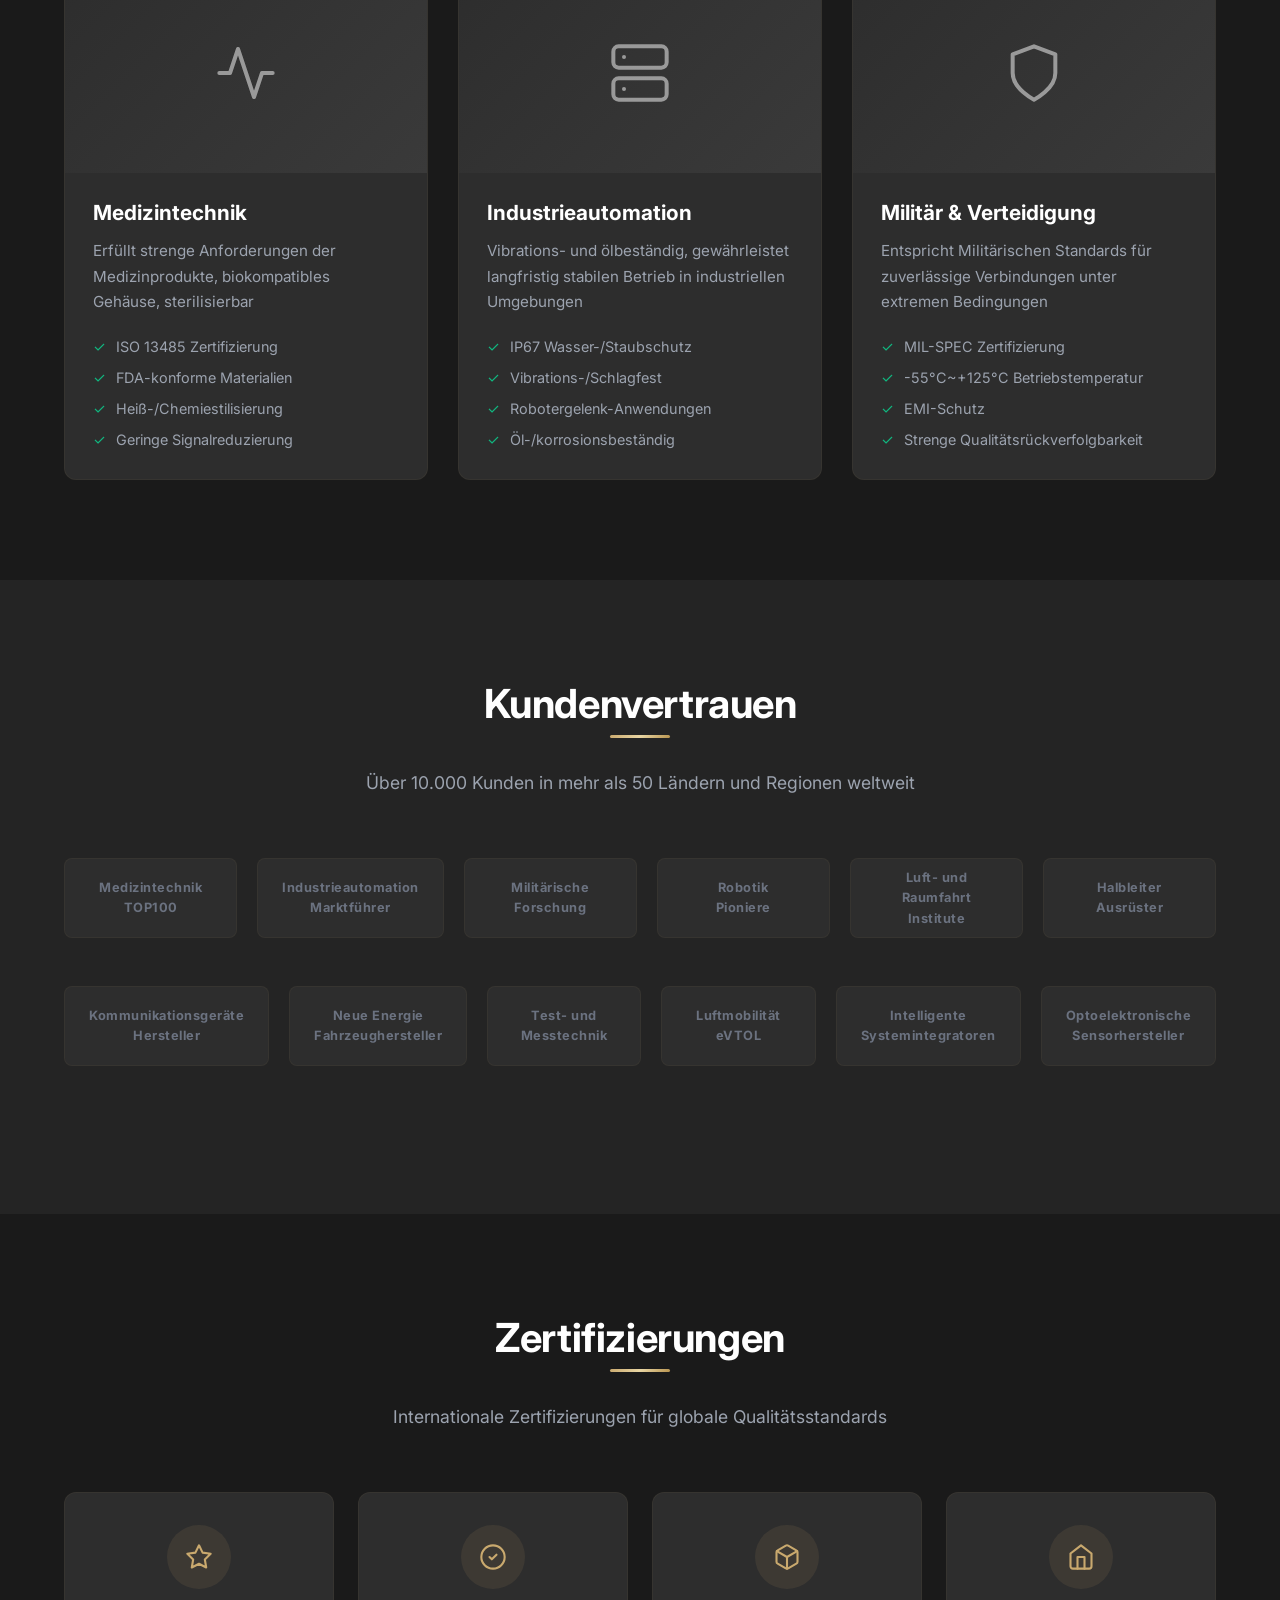
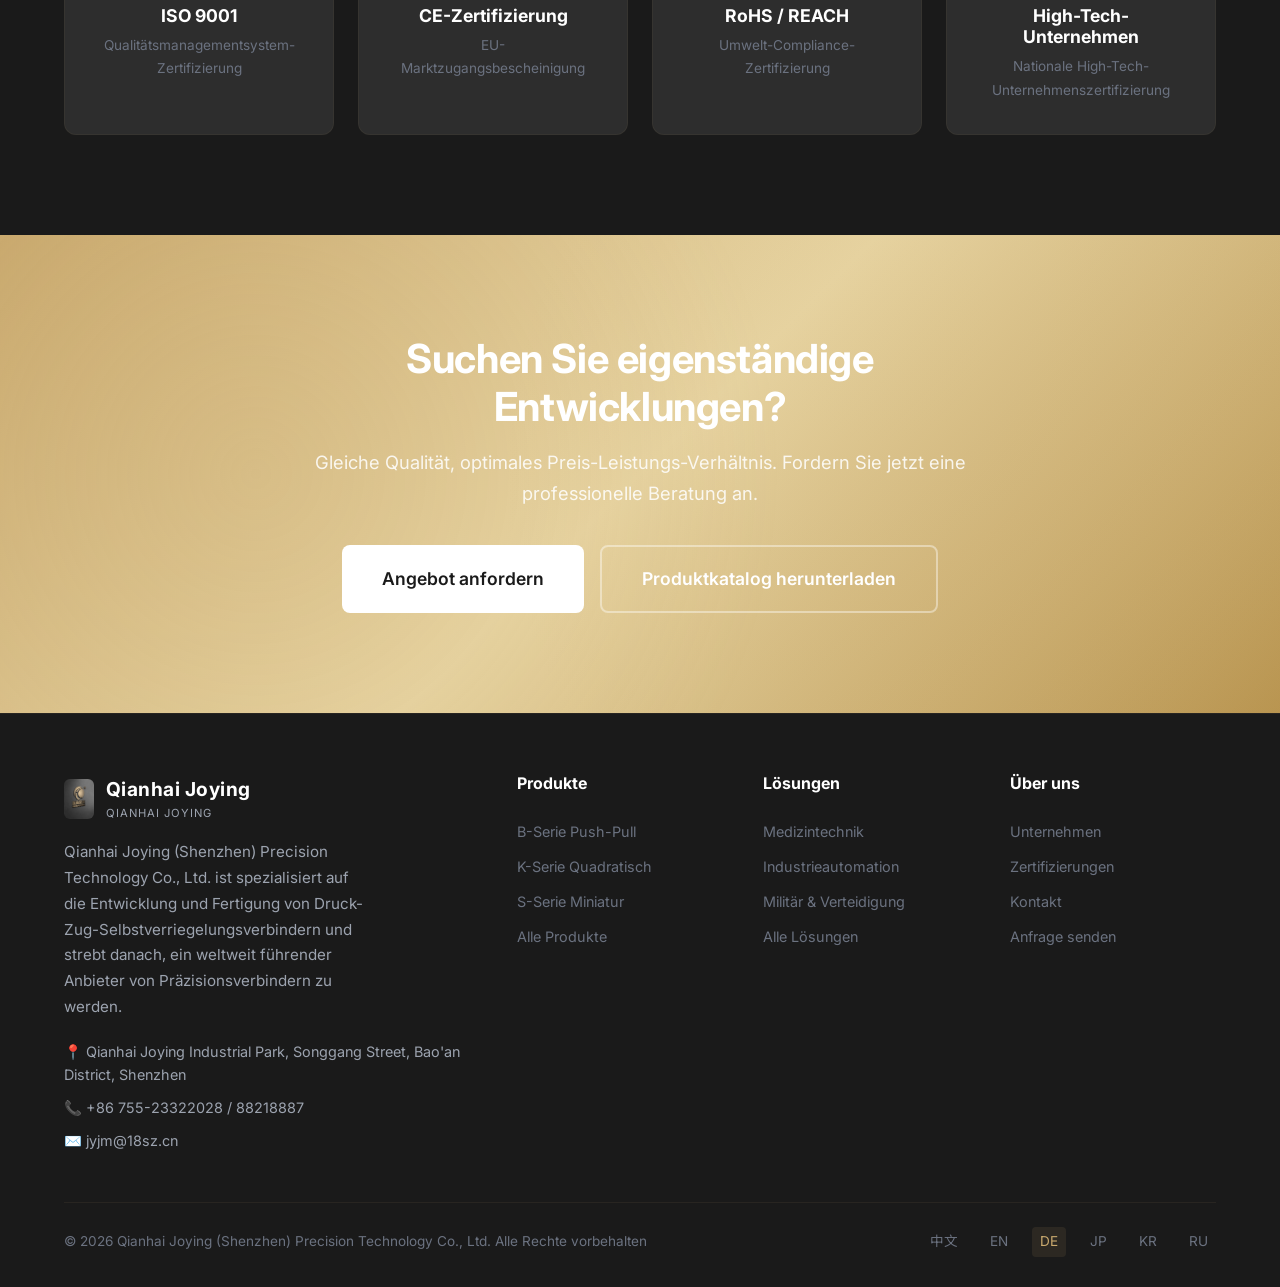
<file: de/index.html>
﻿<!DOCTYPE html>
<html lang="de">
<head>
  <meta charset="UTF-8">
  <meta name="viewport" content="width=device-width, initial-scale=1.0">
  <meta name="description" content="Qianhai Joying (Shenzhen) Precision Technology Co., Ltd. - Spezialisiert auf Druck-Zug-Selbstverriegelungsverbinder, eigenständige Entwicklungen für Medizintechnik, Industrieautomation und Militärelektronik.">
  <meta name="keywords" content="Druck-Zug-Selbstverriegelungsverbinder, Rundsteckverbinder, eigenständige Entwicklung, eigenständige Entwicklung, Medizinverbinder, Industrieconnector, Qianhai Joying">
  <meta name="author" content="Qianhai Joying (Shenzhen) Precision Technology Co., Ltd.">
  <meta property="og:title" content="Qianhai Joying - Spezialist für Präzisionsverbinder">
  <meta property="og:description" content="eigenständige Entwicklungen, vertraut von über 10.000 Kunden weltweit">
  <meta property="og:type" content="website">
  <meta property="og:url" content="https://www.18sz.cn/de/">
  <title>Qianhai Joying - Präzisionsverbinder Hersteller | hochwertige Inlandsprodukte/eigenständige Entwicklung</title>
  <link rel="icon" type="image/svg+xml" href="../assets/images/favicon.svg">
  <link rel="preconnect" href="https://fonts.googleapis.com">
  <link rel="preconnect" href="https://fonts.gstatic.com" crossorigin>
  <link href="https://fonts.googleapis.com/css2?family=Inter:wght@300;400;500;600;700;800&family=Noto+Sans+SC:wght@300;400;500;600;700;800&display=swap" rel="stylesheet">
  <link rel="stylesheet" href="../assets/css/style.css">
  <link rel="stylesheet" href="../assets/css/animations.css">
  <link rel="stylesheet" href="../assets/css/responsive.css">
</head>
<body>
  <!-- Header -->
  <header class="header" id="header">
    <div class="container">
      <a href="../" class="logo">
        <img src="../assets/images/logo-3d.jpg" alt="前海聚英" class="logo-img" style="height:40px;border-radius:6px;">
        <div class="logo-text">
          Qianhai Joying
          <span>QIANHAI JOYING</span>
        </div>
      </a>
      <nav class="nav">
        <div class="nav-links" id="navLinks">
          <a href="./" class="active">Startseite</a>
          <a href="../products/">Produkte</a>
          <a href="../solutions/">Lösungen</a>
          <a href="../about/">Über uns</a>
          <a href="../contact/">Kontakt</a>
        </div>
        <div class="lang-switcher" id="langSwitcher">
          <button class="lang-btn" aria-label="Sprache wechseln">
            🌐 Deutsch
            <svg width="10" height="6" viewBox="0 0 10 6" fill="none"><path d="M1 1L5 5L9 1" stroke="currentColor" stroke-width="1.5" stroke-linecap="round"/></svg>
          </button>
          <div class="lang-dropdown">
            <a href="../">🇨🇳 中文</a>
            <a href="../en/">🇬🇧 English</a>
            <a href="./" class="active">🇩🇪 Deutsch</a>
            <a href="../ja/">🇯🇵 日本語</a>
            <a href="../ko/">🇰🇷 한국어</a>
            <a href="../ru/">🇷🇺 Русский</a>
          </div>
        </div>
      </nav>
      <div class="mobile-toggle" id="mobileToggle" aria-label="Menü">
        <span></span><span></span><span></span>
      </div>
    </div>
  </header>

  <!-- Hero Section -->
  <section class="hero" id="hero">
    <div class="hero-bg"></div>
    <div class="hero-grid"></div>
    <div class="hero-particles" id="heroParticles"></div>
    <div class="container">
      <div class="hero-content">
        <div class="hero-badge">
          <span class="hero-badge-dot"></span>
          Chinesische eigenständige Entwicklung · Weltweit vertraut
        </div>
        <h1>
          Präzisionsverbinder<br>
          <span class="gradient-text">Treibt zukünftige Technologie voran</span>
        </h1>
        <p class="hero-desc">
          Spezialisiert auf Druck-Zug-Selbstverriegelungsverbinder, bietet hochwertige Inlandsprodukte-Alternativlösungen für Medizintechnik, Industrieautomation und Militärelektronik. Vertraut von über 10.000 Kunden weltweit.
        </p>
        <div class="hero-actions">
          <a href="../contact/" class="btn btn-primary btn-lg pulse-cta">Angebot anfordern</a>
          <a href="../products/" class="btn btn-outline btn-lg">Produktkatalog</a>
        </div>
        <div class="hero-stats">
          <div class="hero-stat">
            <div class="hero-stat-value" data-count="10000">0<span>+</span></div>
            <div class="hero-stat-label">Kunden weltweit</div>
          </div>
          <div class="hero-stat">
            <div class="hero-stat-value" data-count="15">0<span>J.</span></div>
            <div class="hero-stat-label">Erfahrung</div>
          </div>
          <div class="hero-stat">
            <div class="hero-stat-value" data-count="600">0<span>+</span></div>
            <div class="hero-stat-label">Produktserien</div>
          </div>
        </div>
      </div>
      <div class="hero-visual">
        <div class="hero-connector">
          <div class="connector-ring"></div>
          <div class="connector-ring"></div>
          <div class="connector-ring"></div>
          <div class="connector-center">
            <svg viewBox="0 0 24 24" xmlns="http://www.w3.org/2000/svg"><path d="M12 2C6.48 2 2 6.48 2 12s4.48 10 10 10 10-4.48 10-10S17.52 2 12 2zm-2 15l-5-5 1.41-1.41L10 14.17l7.59-7.59L19 8l-9 9z"/></svg>
          </div>
          <div class="connector-dot"></div>
          <div class="connector-dot"></div>
          <div class="connector-dot"></div>
          <div class="connector-dot"></div>
        </div>
      </div>
    </div>
    <div class="scroll-indicator">
      <span>Nach unten scrollen</span>
      <div class="scroll-indicator-line"></div>
    </div>
  </section>

  <!-- Features / Advantages Section -->
  <section class="section" id="features">
    <div class="container">
      <div class="section-header fade-in">
        <h2>Kernvorteile</h2>
        <p>15 Jahre Erfahrung in der Verbinderbranche, angetrieben durch Qualität und Innovation</p>
      </div>
      <div class="features-grid">
        <div class="feature-card fade-in stagger-1">
          <div class="feature-icon"><svg width="28" height="28" viewBox="0 0 24 24" fill="none" stroke="currentColor" stroke-width="1.8" stroke-linecap="round" stroke-linejoin="round"><path d="M6 9H4.5a2.5 2.5 0 0 1 0-5H6"/><path d="M18 9h1.5a2.5 2.5 0 0 0 0-5H18"/><path d="M4 22h16"/><path d="M10 14.66V17c0 .55-.47.98-.97 1.21C7.85 18.75 7 20.24 7 22"/><path d="M14 14.66V17c0 .55.47.98.97 1.21C16.15 18.75 17 20.24 17 22"/><path d="M18 2H6v7a6 6 0 0 0 12 0V2Z"/></svg></div>
          <h4>Qualitätssicherung</h4>
          <p>ISO 9001-zertifiziertes System, jedes Produkt durchläuft 32 Prüfprozesse für null Fehler</p>
        </div>
        <div class="feature-card fade-in stagger-2">
          <div class="feature-icon"><svg width="28" height="28" viewBox="0 0 24 24" fill="none" stroke="currentColor" stroke-width="1.8" stroke-linecap="round" stroke-linejoin="round"><polygon points="13 2 3 14 12 14 11 22 21 10 12 10 13 2"/></svg></div>
          <h4>Schnelle Lieferung</h4>
          <p>Standardprodukte in 7 Tagen, kundenspezifische Muster in 15 Tagen, eigene Fertigung</p>
        </div>
        <div class="feature-card fade-in stagger-3">
          <div class="feature-icon"><svg width="28" height="28" viewBox="0 0 24 24" fill="none" stroke="currentColor" stroke-width="1.8" stroke-linecap="round" stroke-linejoin="round"><path d="M14.7 6.3a1 1 0 0 0 0 1.4l1.6 1.6a1 1 0 0 0 1.4 0l3.77-3.77a6 6 0 0 1-7.94 7.94l-6.91 6.91a2.12 2.12 0 0 1-3-3l6.91-6.91a6 6 0 0 1 7.94-7.94l-3.76 3.76z"/></svg></div>
          <h4>Tiefe Anpassung</h4>
          <p>Komplette Anpassung von Kontakten, Kabeln, Schnittstellen und Gehäusen nach Ihren Anforderungen</p>
        </div>
        <div class="feature-card fade-in stagger-4">
          <div class="feature-icon"><svg width="28" height="28" viewBox="0 0 24 24" fill="none" stroke="currentColor" stroke-width="1.8" stroke-linecap="round" stroke-linejoin="round"><path d="M14 2H6a2 2 0 0 0-2 2v16a2 2 0 0 0 2 2h12a2 2 0 0 0 2-2V8z"/><polyline points="14 2 14 8 20 8"/><line x1="16" y1="13" x2="8" y2="13"/><line x1="16" y1="17" x2="8" y2="17"/><polyline points="10 9 9 9 8 9"/></svg></div>
          <h4>Internationale Zertifizierung</h4>
          <p>CE, RoHS, REACH und andere internationale Zertifizierungen für globale Marktzugänglichkeit</p>
        </div>
        <div class="feature-card fade-in stagger-5">
          <div class="feature-icon"><svg width="28" height="28" viewBox="0 0 24 24" fill="none" stroke="currentColor" stroke-width="1.8" stroke-linecap="round" stroke-linejoin="round"><line x1="12" y1="1" x2="12" y2="23"/><path d="M17 5H9.5a3.5 3.5 0 0 0 0 7h5a3.5 3.5 0 0 1 0 7H6"/></svg></div>
          <h4>Optimales Preis-Leistungs-Verhältnis</h4>
          <p>Gleiche Qualität zu 40-60% niedrigeren Preisen, echte lokale eigenständige Entwicklung zu Importmarken</p>
        </div>
        <div class="feature-card fade-in stagger-6">
          <div class="feature-icon"><svg width="28" height="28" viewBox="0 0 24 24" fill="none" stroke="currentColor" stroke-width="1.8" stroke-linecap="round" stroke-linejoin="round"><path d="M20.84 4.61a5.5 5.5 0 0 0-7.78 0L12 5.67l-1.06-1.06a5.5 5.5 0 0 0-7.78 7.78l1.06 1.06L12 21.23l7.78-7.78 1.06-1.06a5.5 5.5 0 0 0 0-7.78z"/></svg></div>
          <h4>Professioneller Service</h4>
          <p>1-zu-1 technischer Support, 7×24 Stunden Reaktionszeit, lebenslanger Kundendienst</p>
        </div>
      </div>
    </div>
  </section>

  <!-- Products Section -->
  <section class="section section-dark" id="products">
    <div class="container">
      <div class="section-header fade-in">
        <h2>Produktserien</h2>
        <p>Drei Kernserien für alle Verbindungsanforderungen</p>
      </div>
      <div class="product-cards">
        <!-- B Series -->
        <div class="product-card fade-in stagger-1">
          <div class="product-card-image zoom-hover">
            <svg viewBox="0 0 100 100" xmlns="http://www.w3.org/2000/svg">
              <circle cx="50" cy="50" r="35" fill="none" stroke="currentColor" stroke-width="3"/>
              <circle cx="50" cy="50" r="20" fill="none" stroke="currentColor" stroke-width="2"/>
              <circle cx="50" cy="50" r="8" fill="currentColor"/>
            </svg>
          </div>
          <div class="product-card-body">
            <span class="product-card-series">B-Serie</span>
            <h3>Druck-Zug-Selbstverriegelung</h3>
            <p>hochwertige Inlandsprodukte B-Serie kompatibel, Größen von 2-64 Kontakte, Metallgehäuse mit Push-Pull-Verriegelung</p>
            <div class="product-card-specs">
              <div class="product-spec"><span class="product-spec-icon">●</span> 2-64 Kontakte</div>
              <div class="product-spec"><span class="product-spec-icon">●</span> IP50/IP67</div>
              <div class="product-spec"><span class="product-spec-icon">●</span> 500V Nennspannung</div>
              <div class="product-spec"><span class="product-spec-icon">●</span> 5000 Steckzyklen</div>
            </div>
            <a href="../products/b-series/" class="btn btn-outline btn-sm">Details anzeigen</a>
          </div>
        </div>
        <!-- K Series -->
        <div class="product-card fade-in stagger-2">
          <div class="product-card-image zoom-hover">
            <svg viewBox="0 0 100 100" xmlns="http://www.w3.org/2000/svg">
              <rect x="20" y="20" width="60" height="60" rx="8" fill="none" stroke="currentColor" stroke-width="3"/>
              <rect x="35" y="35" width="30" height="30" rx="4" fill="none" stroke="currentColor" stroke-width="2"/>
              <circle cx="50" cy="50" r="6" fill="currentColor"/>
            </svg>
          </div>
          <div class="product-card-body">
            <span class="product-card-series">K-Serie</span>
            <h3>Quadratisches Gehäuse</h3>
            <p>hochwertige Inlandsprodukte K-Serie kompatibel, quadratisches Metallgehäuse, hohe Kontaktdichte für Panelmontage</p>
            <div class="product-card-specs">
              <div class="product-spec"><span class="product-spec-icon">●</span> 3-104 Kontakte</div>
              <div class="product-spec"><span class="product-spec-icon">●</span> IP50</div>
              <div class="product-spec"><span class="product-spec-icon">●</span> Hohe Dichte</div>
              <div class="product-spec"><span class="product-spec-icon">●</span> Panel/Kabel</div>
            </div>
            <a href="../products/k-series/" class="btn btn-outline btn-sm">Details anzeigen</a>
          </div>
        </div>
        <!-- S Series -->
        <div class="product-card fade-in stagger-3">
          <div class="product-card-image zoom-hover">
            <svg viewBox="0 0 100 100" xmlns="http://www.w3.org/2000/svg">
              <ellipse cx="50" cy="50" rx="30" ry="38" fill="none" stroke="currentColor" stroke-width="3"/>
              <ellipse cx="50" cy="50" rx="15" ry="22" fill="none" stroke="currentColor" stroke-width="2"/>
              <circle cx="50" cy="50" r="5" fill="currentColor"/>
            </svg>
          </div>
          <div class="product-card-body">
            <span class="product-card-series">S-Serie</span>
            <h3>Ultra-Miniatur</h3>
            <p>hochwertige Inlandsprodukte S-Serie kompatibel, ultrakompakt und leicht, ideal für Präzisionsinstrumente</p>
            <div class="product-card-specs">
              <div class="product-spec"><span class="product-spec-icon">●</span> 2-10 Kontakte</div>
              <div class="product-spec"><span class="product-spec-icon">●</span> IP50</div>
              <div class="product-spec"><span class="product-spec-icon">●</span> Mini-Gehäuse</div>
              <div class="product-spec"><span class="product-spec-icon">●</span> ≤8mm Außendurchmesser</div>
            </div>
            <a href="../products/s-series/" class="btn btn-outline btn-sm">Details anzeigen</a>
          </div>
        </div>
      </div>
    </div>
  </section>

  <!-- Solutions / Industries Section -->
  <section class="section" id="solutions">
    <div class="container">
      <div class="section-header fade-in">
        <h2>Branchelösungen</h2>
        <p>Spezialisierte Verbindungslösungen für Schlüsselbranchen</p>
      </div>
      <div class="solutions-grid">
        <div class="solution-card fade-in stagger-1">
          <div class="solution-card-image">
            <div class="solution-bg solution-medical"><svg width="40" height="40" viewBox="0 0 24 24" fill="none" stroke="currentColor" stroke-width="1.5" stroke-linecap="round" stroke-linejoin="round"><path d="M22 12h-4l-3 9L9 3l-3 9H2"/></svg></div>
          </div>
          <div class="solution-card-body">
            <h3>Medizintechnik</h3>
            <p>Erfüllt strenge Anforderungen der Medizinprodukte, biokompatibles Gehäuse, sterilisierbar</p>
            <div class="solution-features">
              <div class="solution-feature"><span class="solution-feature-check">✓</span> ISO 13485 Zertifizierung</div>
              <div class="solution-feature"><span class="solution-feature-check">✓</span> FDA-konforme Materialien</div>
              <div class="solution-feature"><span class="solution-feature-check">✓</span> Heiß-/Chemiestilisierung</div>
              <div class="solution-feature"><span class="solution-feature-check">✓</span> Geringe Signalreduzierung</div>
            </div>
          </div>
        </div>
        <div class="solution-card fade-in stagger-2">
          <div class="solution-card-image">
            <div class="solution-bg solution-industrial"><svg width="40" height="40" viewBox="0 0 24 24" fill="none" stroke="currentColor" stroke-width="1.5" stroke-linecap="round" stroke-linejoin="round"><rect x="2" y="2" width="20" height="8" rx="2" ry="2"/><rect x="2" y="14" width="20" height="8" rx="2" ry="2"/><line x1="6" y1="6" x2="6.01" y2="6"/><line x1="6" y1="18" x2="6.01" y2="18"/></svg></div>
          </div>
          <div class="solution-card-body">
            <h3>Industrieautomation</h3>
            <p>Vibrations- und ölbeständig, gewährleistet langfristig stabilen Betrieb in industriellen Umgebungen</p>
            <div class="solution-features">
              <div class="solution-feature"><span class="solution-feature-check">✓</span> IP67 Wasser-/Staubschutz</div>
              <div class="solution-feature"><span class="solution-feature-check">✓</span> Vibrations-/Schlagfest</div>
              <div class="solution-feature"><span class="solution-feature-check">✓</span> Robotergelenk-Anwendungen</div>
              <div class="solution-feature"><span class="solution-feature-check">✓</span> Öl-/korrosionsbeständig</div>
            </div>
          </div>
        </div>
        <div class="solution-card fade-in stagger-3">
          <div class="solution-card-image">
            <div class="solution-bg solution-military"><svg width="40" height="40" viewBox="0 0 24 24" fill="none" stroke="currentColor" stroke-width="1.5" stroke-linecap="round" stroke-linejoin="round"><path d="M12 22s8-4 8-10V5l-8-3-8 3v7c0 6 8 10 8 10z"/></svg></div>
          </div>
          <div class="solution-card-body">
            <h3>Militär & Verteidigung</h3>
            <p>Entspricht Militärischen Standards für zuverlässige Verbindungen unter extremen Bedingungen</p>
            <div class="solution-features">
              <div class="solution-feature"><span class="solution-feature-check">✓</span> MIL-SPEC Zertifizierung</div>
              <div class="solution-feature"><span class="solution-feature-check">✓</span> -55°C~+125°C Betriebstemperatur</div>
              <div class="solution-feature"><span class="solution-feature-check">✓</span> EMI-Schutz</div>
              <div class="solution-feature"><span class="solution-feature-check">✓</span> Strenge Qualitätsrückverfolgbarkeit</div>
            </div>
          </div>
        </div>
      </div>
    </div>
  </section>

  <!-- Clients Section -->
  <section class="section section-dark" id="clients">
    <div class="container">
      <div class="section-header fade-in">
        <h2>Kundenvertrauen</h2>
        <p>Über 10.000 Kunden in mehr als 50 Ländern und Regionen weltweit</p>
      </div>
      <div class="clients-grid fade-in">
        <div class="client-logo">Medizintechnik<br>TOP100</div>
        <div class="client-logo">Industrieautomation<br>Marktführer</div>
        <div class="client-logo">Militärische<br>Forschung</div>
        <div class="client-logo">Robotik<br>Pioniere</div>
        <div class="client-logo">Luft- und Raumfahrt<br>Institute</div>
        <div class="client-logo">Halbleiter<br>Ausrüster</div>
      </div>
      <div class="clients-grid fade-in">
        <div class="client-logo">Kommunikationsgeräte<br>Hersteller</div>
        <div class="client-logo">Neue Energie<br>Fahrzeughersteller</div>
        <div class="client-logo">Test- und<br>Messtechnik</div>
        <div class="client-logo">Luftmobilität<br>eVTOL</div>
        <div class="client-logo">Intelligente<br>Systemintegratoren</div>
        <div class="client-logo">Optoelektronische<br>Sensorhersteller</div>
      </div>
    </div>
  </section>

  <!-- Certifications Section -->
  <section class="section" id="certifications">
    <div class="container">
      <div class="section-header fade-in">
        <h2>Zertifizierungen</h2>
        <p>Internationale Zertifizierungen für globale Qualitätsstandards</p>
      </div>
      <div class="cert-grid">
        <div class="cert-card fade-in stagger-1">
          <div class="cert-icon"><svg width="28" height="28" viewBox="0 0 24 24" fill="none" stroke="currentColor" stroke-width="1.8" stroke-linecap="round" stroke-linejoin="round"><path d="M12 2l3.09 6.26L22 9.27l-5 4.87 1.18 6.88L12 17.77l-6.18 3.25L7 14.14 2 9.27l6.91-1.01L12 2z"/></svg></div>
          <h4>ISO 9001</h4>
          <p>Qualitätsmanagementsystem-Zertifizierung</p>
        </div>
        <div class="cert-card fade-in stagger-2">
          <div class="cert-icon"><svg width="28" height="28" viewBox="0 0 24 24" fill="none" stroke="currentColor" stroke-width="1.8" stroke-linecap="round" stroke-linejoin="round"><path d="M9 12l2 2 4-4"/><circle cx="12" cy="12" r="10"/></svg></div>
          <h4>CE-Zertifizierung</h4>
          <p>EU-Marktzugangsbescheinigung</p>
        </div>
        <div class="cert-card fade-in stagger-3">
          <div class="cert-icon"><svg width="28" height="28" viewBox="0 0 24 24" fill="none" stroke="currentColor" stroke-width="1.8" stroke-linecap="round" stroke-linejoin="round"><path d="M21 16V8a2 2 0 0 0-1-1.73l-7-4a2 2 0 0 0-2 0l-7 4A2 2 0 0 0 3 8v8a2 2 0 0 0 1 1.73l7 4a2 2 0 0 0 2 0l7-4A2 2 0 0 0 21 16z"/><polyline points="3.27 6.96 12 12.01 20.73 6.96"/><line x1="12" y1="22.08" x2="12" y2="12"/></svg></div>
          <h4>RoHS / REACH</h4>
          <p>Umwelt-Compliance-Zertifizierung</p>
        </div>
        <div class="cert-card fade-in stagger-4">
          <div class="cert-icon"><svg width="28" height="28" viewBox="0 0 24 24" fill="none" stroke="currentColor" stroke-width="1.8" stroke-linecap="round" stroke-linejoin="round"><path d="M3 9l9-7 9 7v11a2 2 0 0 1-2 2H5a2 2 0 0 1-2-2z"/><polyline points="9 22 9 12 15 12 15 22"/></svg></div>
          <h4>High-Tech-Unternehmen</h4>
          <p>Nationale High-Tech-Unternehmenszertifizierung</p>
        </div>
      </div>
    </div>
  </section>

  <!-- CTA Section -->
  <section class="section cta-section" id="cta">
    <div class="container">
      <div class="cta-content fade-in">
        <h2>Suchen Sie eigenständige Entwicklungen?</h2>
        <p>Gleiche Qualität, optimales Preis-Leistungs-Verhältnis. Fordern Sie jetzt eine professionelle Beratung an.</p>
        <div class="cta-actions">
          <a href="../contact/" class="btn btn-white btn-lg">Angebot anfordern</a>
          <a href="../products/" class="btn btn-outline btn-lg" style="border-color:rgba(255,255,255,0.4);color:#fff;">Produktkatalog herunterladen</a>
        </div>
      </div>
    </div>
  </section>

  <!-- Footer -->
  <footer class="footer">
    <div class="container">
      <div class="footer-grid">
        <div class="footer-brand">
          <a href="../" class="logo">
            <img src="../assets/images/logo-3d.jpg" alt="前海聚英" class="logo-img" style="height:40px;border-radius:6px;">
            <div class="logo-text">
              Qianhai Joying
              <span>QIANHAI JOYING</span>
            </div>
          </a>
          <p>Qianhai Joying (Shenzhen) Precision Technology Co., Ltd. ist spezialisiert auf die Entwicklung und Fertigung von Druck-Zug-Selbstverriegelungsverbindern und strebt danach, ein weltweit führender Anbieter von Präzisionsverbindern zu werden.</p>
          <div class="footer-contact">
            <div class="footer-contact-item">📍 Qianhai Joying Industrial Park, Songgang Street, Bao'an District, Shenzhen</div>
            <div class="footer-contact-item">📞 +86 755-23322028 / 88218887</div>
            <div class="footer-contact-item">✉️ jyjm@18sz.cn</div>
          </div>
        </div>
        <div class="footer-column">
          <h4>Produkte</h4>
          <a href="../products/b-series/">B-Serie Push-Pull</a>
          <a href="../products/k-series/">K-Serie Quadratisch</a>
          <a href="../products/s-series/">S-Serie Miniatur</a>
          <a href="../products/">Alle Produkte</a>
        </div>
        <div class="footer-column">
          <h4>Lösungen</h4>
          <a href="../solutions/#medical">Medizintechnik</a>
          <a href="../solutions/#industrial">Industrieautomation</a>
          <a href="../solutions/#military">Militär & Verteidigung</a>
          <a href="../solutions/">Alle Lösungen</a>
        </div>
        <div class="footer-column">
          <h4>Über uns</h4>
          <a href="../about/">Unternehmen</a>
          <a href="../about/#certifications">Zertifizierungen</a>
          <a href="../contact/">Kontakt</a>
          <a href="../contact/#inquiry">Anfrage senden</a>
        </div>
      </div>
      <div class="footer-bottom">
        <p>© 2026 Qianhai Joying (Shenzhen) Precision Technology Co., Ltd. Alle Rechte vorbehalten</p>
        <div class="footer-lang">
          <a href="../">中文</a>
          <a href="../en/">EN</a>
          <a href="./" class="active">DE</a>
          <a href="../ja/">JP</a>
          <a href="../ko/">KR</a>
          <a href="../ru/">RU</a>
        </div>
      </div>
    </div>
  </footer>

  <script src="../assets/js/main.js"></script>
</body>
</html>
</file>
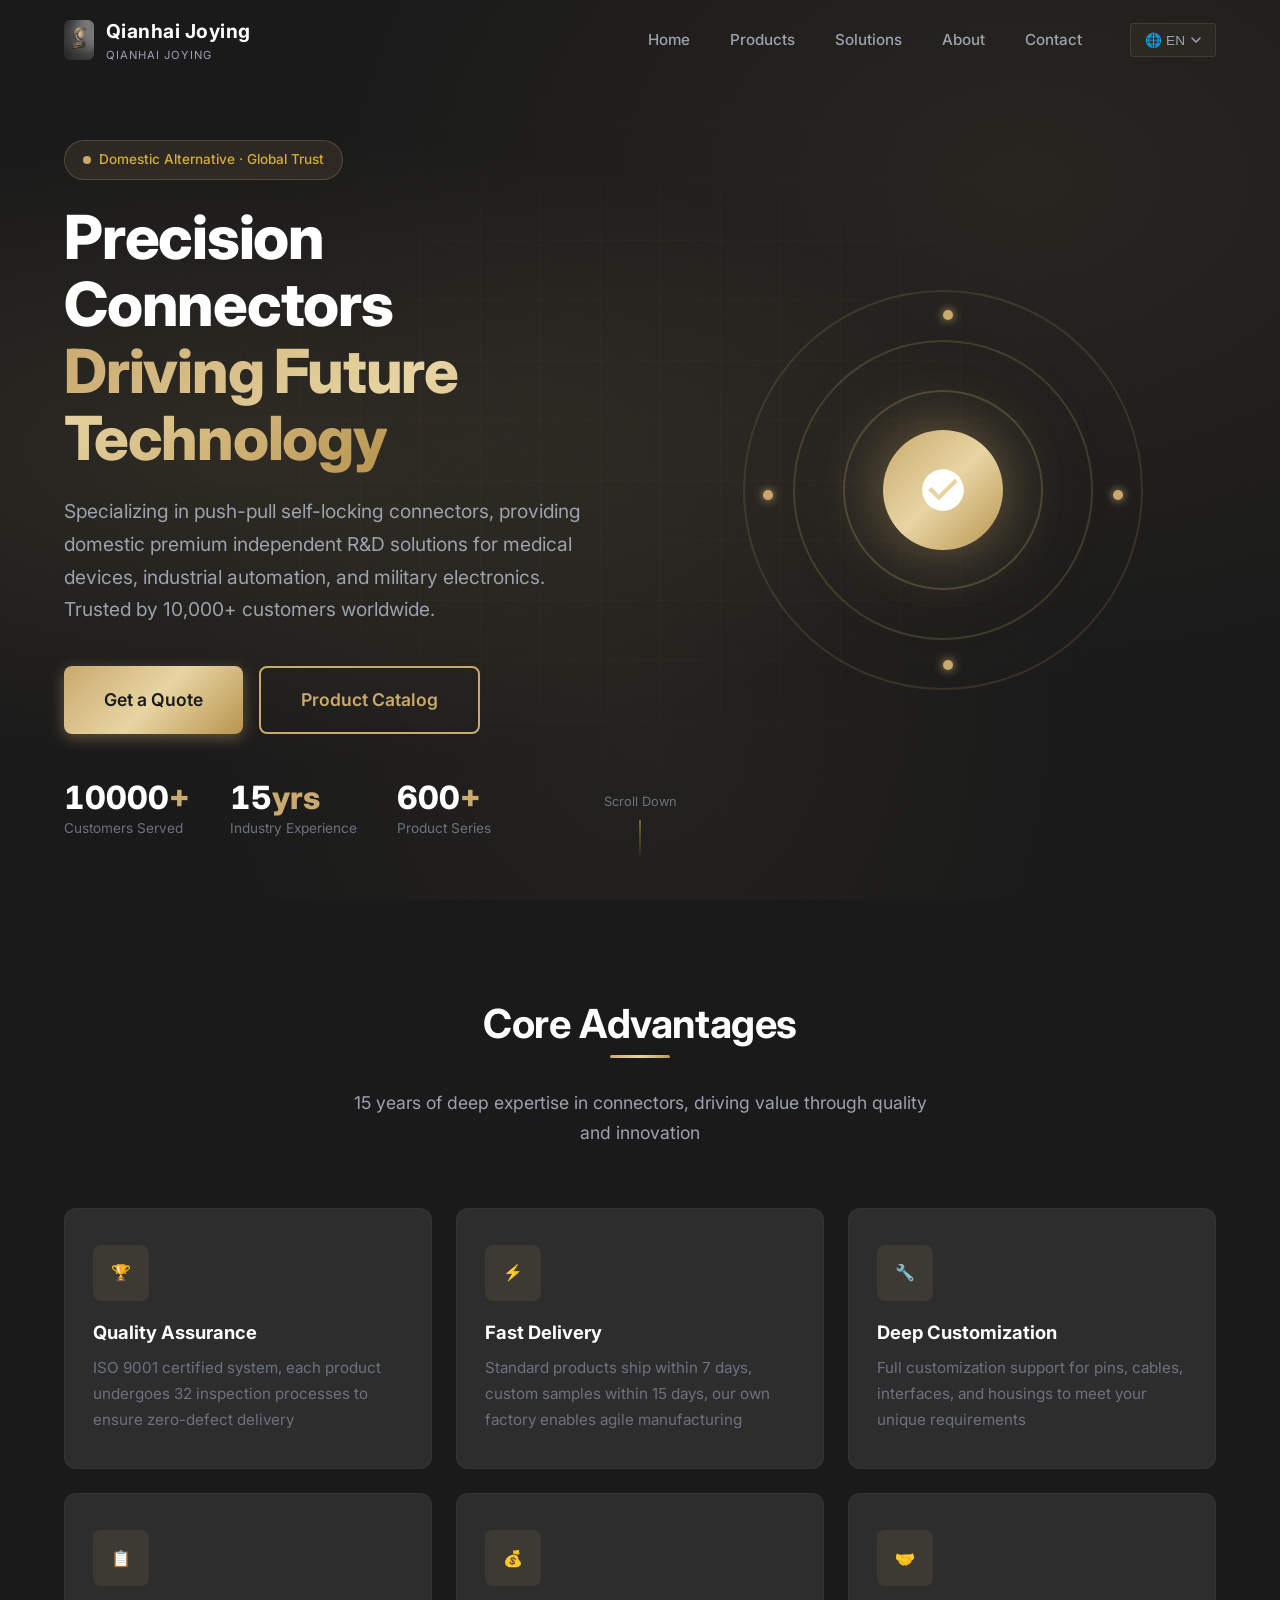
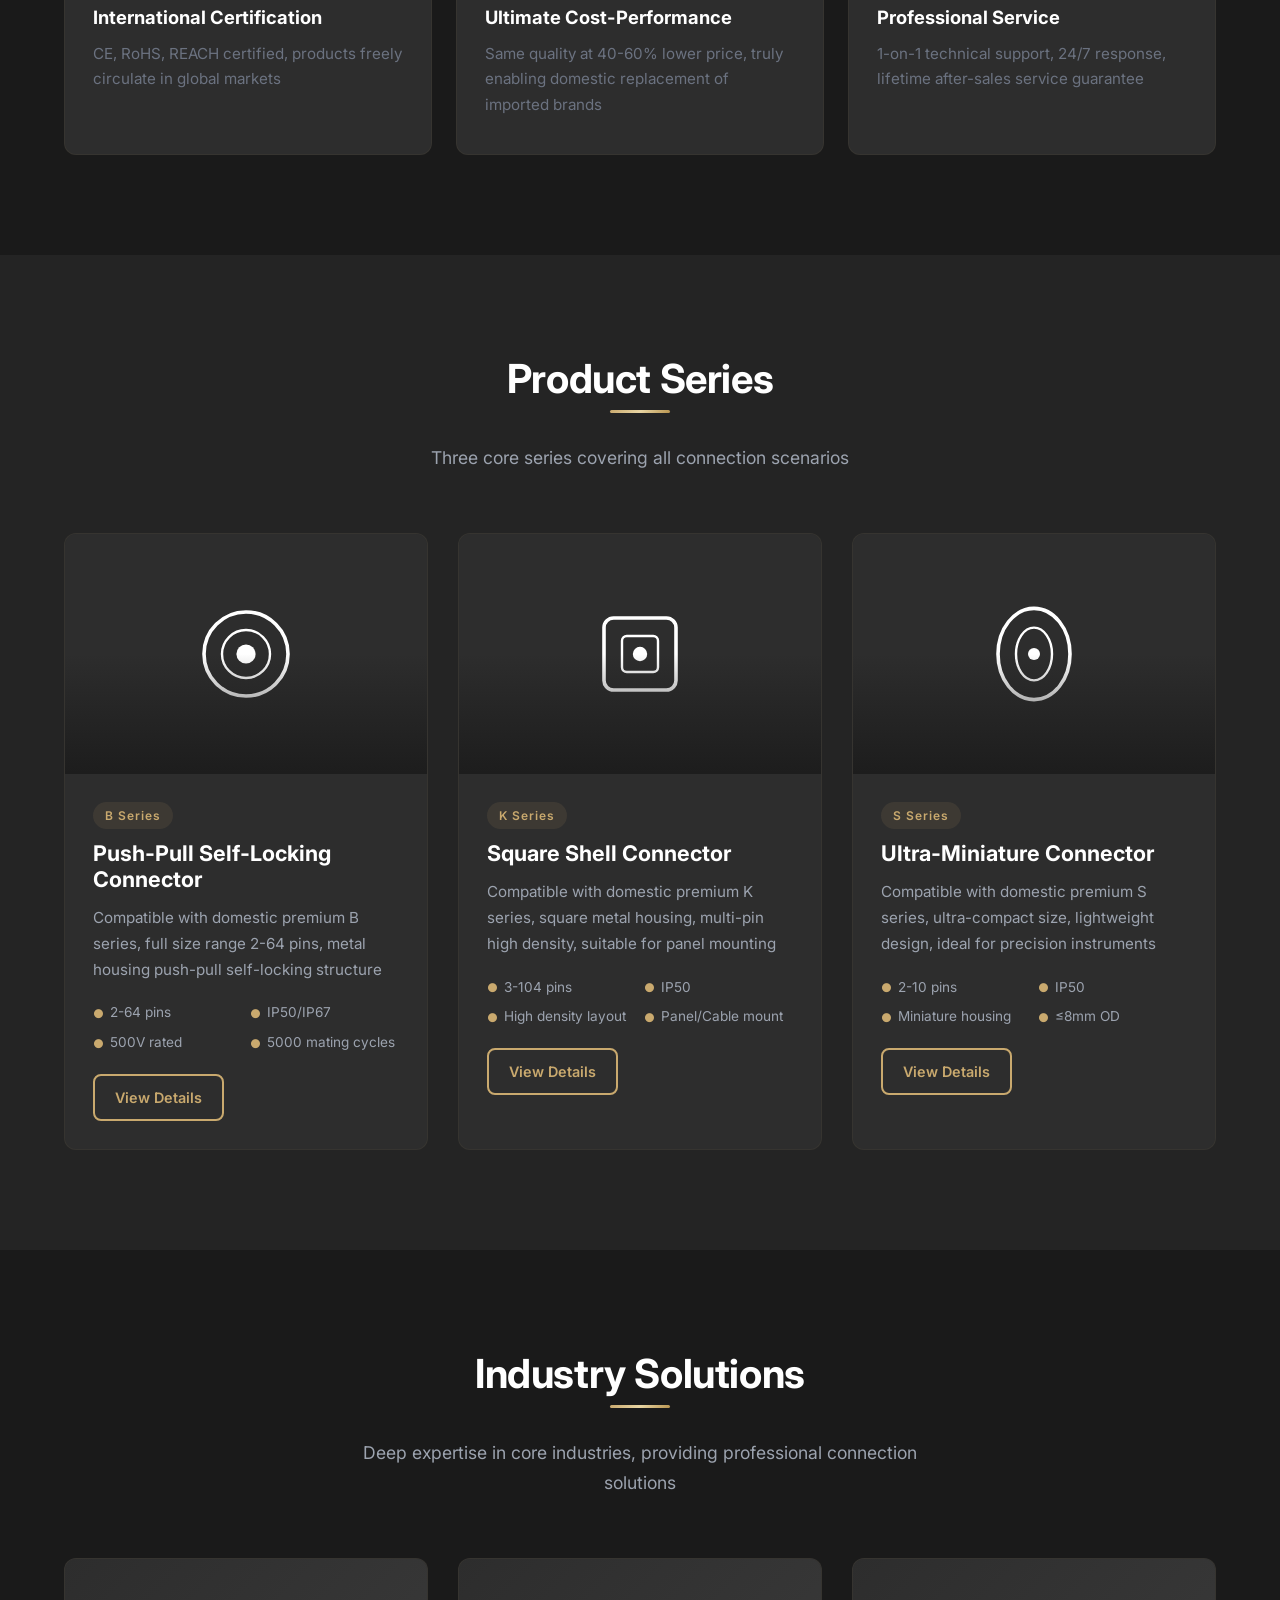
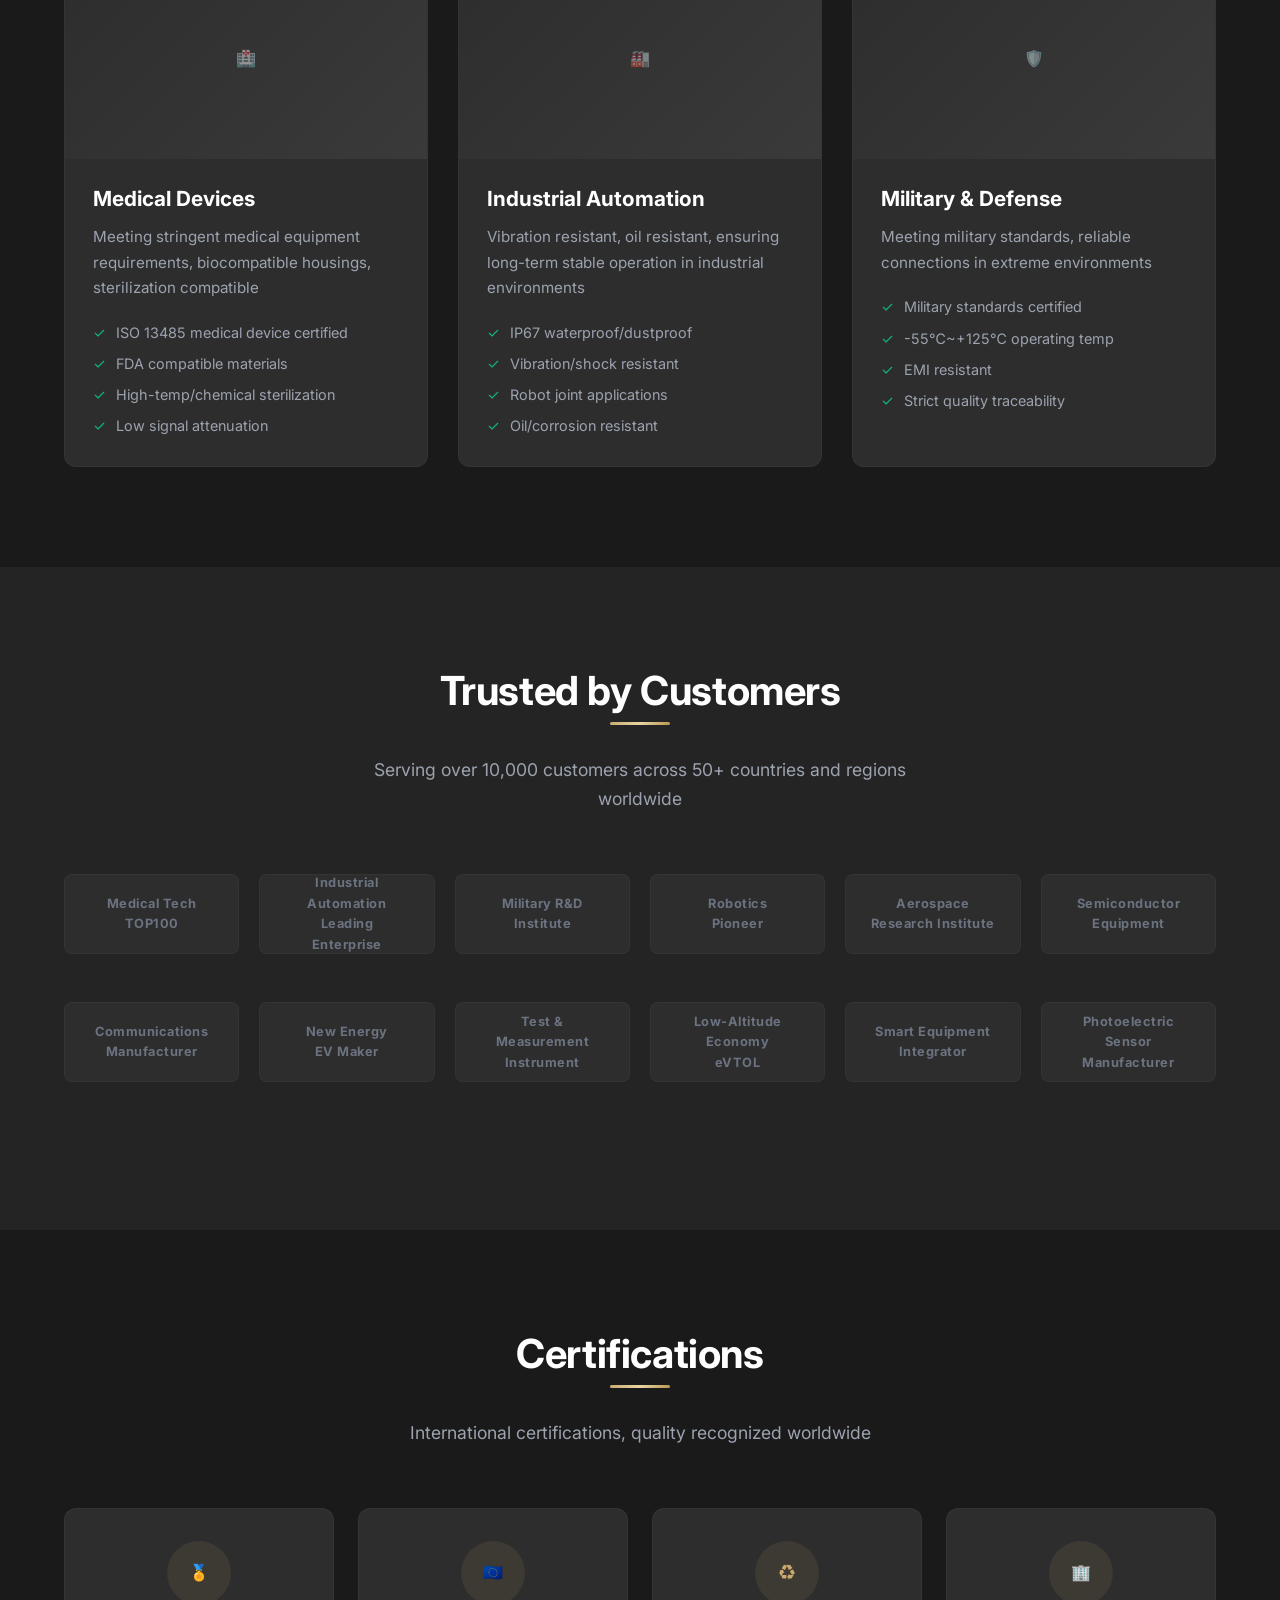
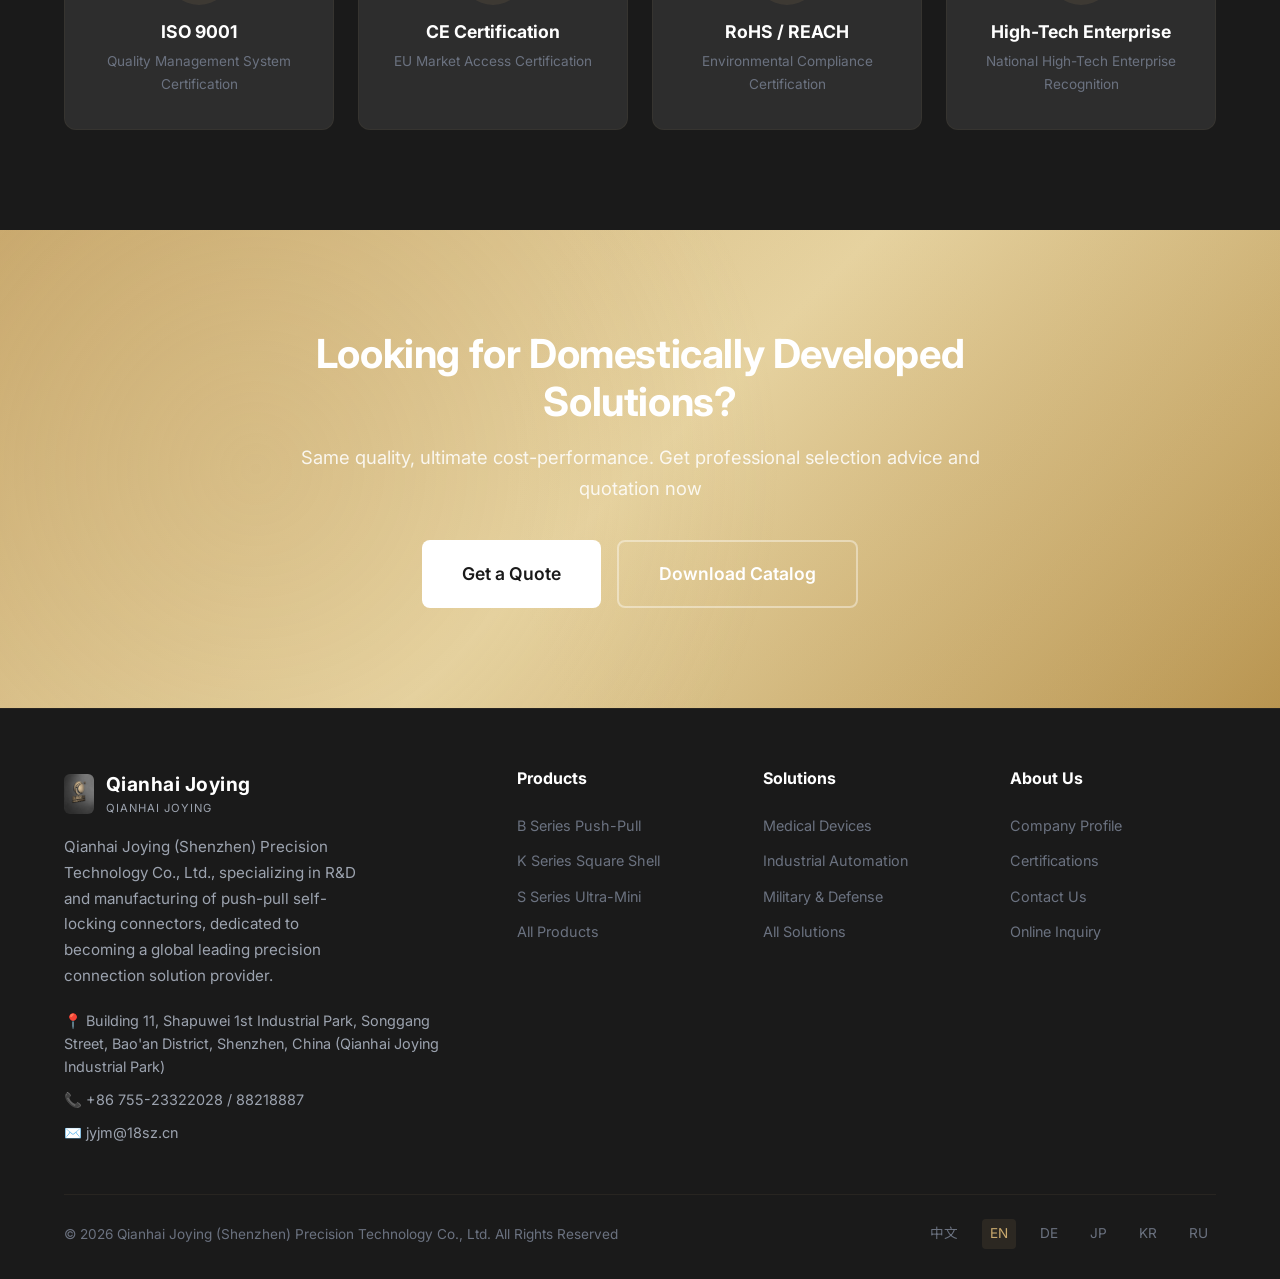
<file: en/index.html>
﻿<!DOCTYPE html>
<html lang="en">
<head>
  <meta charset="UTF-8">
  <meta name="viewport" content="width=device-width, initial-scale=1.0">
  <meta name="description" content="Qianhai Joying (Shenzhen) Precision Technology Co., Ltd. - Professional push-pull self-locking connector manufacturer, domestic premium independent R&D solutions for medical devices, industrial automation, and military electronics.">
  <meta name="keywords" content="push-pull connector, aviation connector, domestic independent R&D, domestic independent R&D, medical connector, industrial connector, Qianhai Joying">
  <meta name="author" content="Qianhai Joying (Shenzhen) Precision Technology Co., Ltd.">
  <meta property="og:title" content="Qianhai Joying - Professional Push-Pull Connector Manufacturer">
  <meta property="og:description" content="domestic premium independent R&D solutions, trusted by 10,000+ customers worldwide">
  <meta property="og:type" content="website">
  <meta property="og:url" content="https://www.18sz.cn/en/">
  <title>Qianhai Joying - Professional Push-Pull Connector Manufacturer | Domestically Developed Solution</title>
  <link rel="icon" type="image/svg+xml" href="../assets/images/favicon.svg">
  <link rel="preconnect" href="https://fonts.googleapis.com">
  <link rel="preconnect" href="https://fonts.gstatic.com" crossorigin>
  <link href="https://fonts.googleapis.com/css2?family=Inter:wght@300;400;500;600;700;800&family=Noto+Sans+SC:wght@300;400;500;600;700;800&display=swap" rel="stylesheet">
  <link rel="stylesheet" href="../assets/css/style.css">
  <link rel="stylesheet" href="../assets/css/animations.css">
  <link rel="stylesheet" href="../assets/css/responsive.css">
</head>
<body>
  <!-- Header -->
  <header class="header" id="header">
    <div class="container">
      <a href="../" class="logo">
        <img src="../assets/images/logo-3d.jpg" alt="前海聚英" class="logo-img" style="height:40px;border-radius:6px;">
        <div class="logo-text">
          Qianhai Joying
          <span>QIANHAI JOYING</span>
        </div>
      </a>
      <nav class="nav">
        <div class="nav-links" id="navLinks">
          <a href="./" class="active">Home</a>
          <a href="../products/">Products</a>
          <a href="../solutions/">Solutions</a>
          <a href="../about/">About</a>
          <a href="../contact/">Contact</a>
        </div>
        <div class="lang-switcher" id="langSwitcher">
          <button class="lang-btn" aria-label="Switch language">
            🌐 EN
            <svg width="10" height="6" viewBox="0 0 10 6" fill="none"><path d="M1 1L5 5L9 1" stroke="currentColor" stroke-width="1.5" stroke-linecap="round"/></svg>
          </button>
          <div class="lang-dropdown">
            <a href="../">🇨🇳 中文</a>
            <a href="./" class="active">🇬🇧 English</a>
            <a href="../de/">🇩🇪 Deutsch</a>
            <a href="../ja/">🇯🇵 日本語</a>
            <a href="../ko/">🇰🇷 한국어</a>
            <a href="../ru/">🇷🇺 Русский</a>
          </div>
        </div>
      </nav>
      <div class="mobile-toggle" id="mobileToggle" aria-label="Menu">
        <span></span><span></span><span></span>
      </div>
    </div>
  </header>

  <!-- Hero Section -->
  <section class="hero" id="hero">
    <div class="hero-bg"></div>
    <div class="hero-grid"></div>
    <div class="hero-particles" id="heroParticles"></div>
    <div class="container">
      <div class="hero-content">
        <div class="hero-badge">
          <span class="hero-badge-dot"></span>
          Domestic Alternative · Global Trust
        </div>
        <h1>
          Precision Connectors<br>
          <span class="gradient-text">Driving Future Technology</span>
        </h1>
        <p class="hero-desc">
          Specializing in push-pull self-locking connectors, providing domestic premium independent R&D solutions for medical devices, industrial automation, and military electronics. Trusted by 10,000+ customers worldwide.
        </p>
        <div class="hero-actions">
          <a href="../contact/" class="btn btn-primary btn-lg pulse-cta">Get a Quote</a>
          <a href="../products/" class="btn btn-outline btn-lg">Product Catalog</a>
        </div>
        <div class="hero-stats">
          <div class="hero-stat">
            <div class="hero-stat-value" data-count="10000">0<span>+</span></div>
            <div class="hero-stat-label">Customers Served</div>
          </div>
          <div class="hero-stat">
            <div class="hero-stat-value" data-count="15">0<span>yrs</span></div>
            <div class="hero-stat-label">Industry Experience</div>
          </div>
          <div class="hero-stat">
            <div class="hero-stat-value" data-count="600">0<span>+</span></div>
            <div class="hero-stat-label">Product Series</div>
          </div>
        </div>
      </div>
      <div class="hero-visual">
        <div class="hero-connector">
          <div class="connector-ring"></div>
          <div class="connector-ring"></div>
          <div class="connector-ring"></div>
          <div class="connector-center">
            <svg viewBox="0 0 24 24" xmlns="http://www.w3.org/2000/svg"><path d="M12 2C6.48 2 2 6.48 2 12s4.48 10 10 10 10-4.48 10-10S17.52 2 12 2zm-2 15l-5-5 1.41-1.41L10 14.17l7.59-7.59L19 8l-9 9z"/></svg>
          </div>
          <div class="connector-dot"></div>
          <div class="connector-dot"></div>
          <div class="connector-dot"></div>
          <div class="connector-dot"></div>
        </div>
      </div>
    </div>
    <div class="scroll-indicator">
      <span>Scroll Down</span>
      <div class="scroll-indicator-line"></div>
    </div>
  </section>

  <!-- Features / Advantages Section -->
  <section class="section" id="features">
    <div class="container">
      <div class="section-header fade-in">
        <h2>Core Advantages</h2>
        <p>15 years of deep expertise in connectors, driving value through quality and innovation</p>
      </div>
      <div class="features-grid">
        <div class="feature-card fade-in stagger-1">
          <div class="feature-icon">🏆</div>
          <h4>Quality Assurance</h4>
          <p>ISO 9001 certified system, each product undergoes 32 inspection processes to ensure zero-defect delivery</p>
        </div>
        <div class="feature-card fade-in stagger-2">
          <div class="feature-icon">⚡</div>
          <h4>Fast Delivery</h4>
          <p>Standard products ship within 7 days, custom samples within 15 days, our own factory enables agile manufacturing</p>
        </div>
        <div class="feature-card fade-in stagger-3">
          <div class="feature-icon">🔧</div>
          <h4>Deep Customization</h4>
          <p>Full customization support for pins, cables, interfaces, and housings to meet your unique requirements</p>
        </div>
        <div class="feature-card fade-in stagger-4">
          <div class="feature-icon">📋</div>
          <h4>International Certification</h4>
          <p>CE, RoHS, REACH certified, products freely circulate in global markets</p>
        </div>
        <div class="feature-card fade-in stagger-5">
          <div class="feature-icon">💰</div>
          <h4>Ultimate Cost-Performance</h4>
          <p>Same quality at 40-60% lower price, truly enabling domestic replacement of imported brands</p>
        </div>
        <div class="feature-card fade-in stagger-6">
          <div class="feature-icon">🤝</div>
          <h4>Professional Service</h4>
          <p>1-on-1 technical support, 24/7 response, lifetime after-sales service guarantee</p>
        </div>
      </div>
    </div>
  </section>

  <!-- Products Section -->
  <section class="section section-dark" id="products">
    <div class="container">
      <div class="section-header fade-in">
        <h2>Product Series</h2>
        <p>Three core series covering all connection scenarios</p>
      </div>
      <div class="product-cards">
        <!-- B Series -->
        <div class="product-card fade-in stagger-1">
          <div class="product-card-image zoom-hover">
            <svg viewBox="0 0 100 100" xmlns="http://www.w3.org/2000/svg">
              <circle cx="50" cy="50" r="35" fill="none" stroke="currentColor" stroke-width="3"/>
              <circle cx="50" cy="50" r="20" fill="none" stroke="currentColor" stroke-width="2"/>
              <circle cx="50" cy="50" r="8" fill="currentColor"/>
            </svg>
          </div>
          <div class="product-card-body">
            <span class="product-card-series">B Series</span>
            <h3>Push-Pull Self-Locking Connector</h3>
            <p>Compatible with domestic premium B series, full size range 2-64 pins, metal housing push-pull self-locking structure</p>
            <div class="product-card-specs">
              <div class="product-spec"><span class="product-spec-icon">●</span> 2-64 pins</div>
              <div class="product-spec"><span class="product-spec-icon">●</span> IP50/IP67</div>
              <div class="product-spec"><span class="product-spec-icon">●</span> 500V rated</div>
              <div class="product-spec"><span class="product-spec-icon">●</span> 5000 mating cycles</div>
            </div>
            <a href="../products/b-series/" class="btn btn-outline btn-sm">View Details</a>
          </div>
        </div>
        <!-- K Series -->
        <div class="product-card fade-in stagger-2">
          <div class="product-card-image zoom-hover">
            <svg viewBox="0 0 100 100" xmlns="http://www.w3.org/2000/svg">
              <rect x="20" y="20" width="60" height="60" rx="8" fill="none" stroke="currentColor" stroke-width="3"/>
              <rect x="35" y="35" width="30" height="30" rx="4" fill="none" stroke="currentColor" stroke-width="2"/>
              <circle cx="50" cy="50" r="6" fill="currentColor"/>
            </svg>
          </div>
          <div class="product-card-body">
            <span class="product-card-series">K Series</span>
            <h3>Square Shell Connector</h3>
            <p>Compatible with domestic premium K series, square metal housing, multi-pin high density, suitable for panel mounting</p>
            <div class="product-card-specs">
              <div class="product-spec"><span class="product-spec-icon">●</span> 3-104 pins</div>
              <div class="product-spec"><span class="product-spec-icon">●</span> IP50</div>
              <div class="product-spec"><span class="product-spec-icon">●</span> High density layout</div>
              <div class="product-spec"><span class="product-spec-icon">●</span> Panel/Cable mount</div>
            </div>
            <a href="../products/k-series/" class="btn btn-outline btn-sm">View Details</a>
          </div>
        </div>
        <!-- S Series -->
        <div class="product-card fade-in stagger-3">
          <div class="product-card-image zoom-hover">
            <svg viewBox="0 0 100 100" xmlns="http://www.w3.org/2000/svg">
              <ellipse cx="50" cy="50" rx="30" ry="38" fill="none" stroke="currentColor" stroke-width="3"/>
              <ellipse cx="50" cy="50" rx="15" ry="22" fill="none" stroke="currentColor" stroke-width="2"/>
              <circle cx="50" cy="50" r="5" fill="currentColor"/>
            </svg>
          </div>
          <div class="product-card-body">
            <span class="product-card-series">S Series</span>
            <h3>Ultra-Miniature Connector</h3>
            <p>Compatible with domestic premium S series, ultra-compact size, lightweight design, ideal for precision instruments</p>
            <div class="product-card-specs">
              <div class="product-spec"><span class="product-spec-icon">●</span> 2-10 pins</div>
              <div class="product-spec"><span class="product-spec-icon">●</span> IP50</div>
              <div class="product-spec"><span class="product-spec-icon">●</span> Miniature housing</div>
              <div class="product-spec"><span class="product-spec-icon">●</span> ≤8mm OD</div>
            </div>
            <a href="../products/s-series/" class="btn btn-outline btn-sm">View Details</a>
          </div>
        </div>
      </div>
    </div>
  </section>

  <!-- Solutions / Industries Section -->
  <section class="section" id="solutions">
    <div class="container">
      <div class="section-header fade-in">
        <h2>Industry Solutions</h2>
        <p>Deep expertise in core industries, providing professional connection solutions</p>
      </div>
      <div class="solutions-grid">
        <div class="solution-card fade-in stagger-1">
          <div class="solution-card-image">
            <div class="solution-bg solution-medical">🏥</div>
          </div>
          <div class="solution-card-body">
            <h3>Medical Devices</h3>
            <p>Meeting stringent medical equipment requirements, biocompatible housings, sterilization compatible</p>
            <div class="solution-features">
              <div class="solution-feature"><span class="solution-feature-check">✓</span> ISO 13485 medical device certified</div>
              <div class="solution-feature"><span class="solution-feature-check">✓</span> FDA compatible materials</div>
              <div class="solution-feature"><span class="solution-feature-check">✓</span> High-temp/chemical sterilization</div>
              <div class="solution-feature"><span class="solution-feature-check">✓</span> Low signal attenuation</div>
            </div>
          </div>
        </div>
        <div class="solution-card fade-in stagger-2">
          <div class="solution-card-image">
            <div class="solution-bg solution-industrial">🏭</div>
          </div>
          <div class="solution-card-body">
            <h3>Industrial Automation</h3>
            <p>Vibration resistant, oil resistant, ensuring long-term stable operation in industrial environments</p>
            <div class="solution-features">
              <div class="solution-feature"><span class="solution-feature-check">✓</span> IP67 waterproof/dustproof</div>
              <div class="solution-feature"><span class="solution-feature-check">✓</span> Vibration/shock resistant</div>
              <div class="solution-feature"><span class="solution-feature-check">✓</span> Robot joint applications</div>
              <div class="solution-feature"><span class="solution-feature-check">✓</span> Oil/corrosion resistant</div>
            </div>
          </div>
        </div>
        <div class="solution-card fade-in stagger-3">
          <div class="solution-card-image">
            <div class="solution-bg solution-military">🛡️</div>
          </div>
          <div class="solution-card-body">
            <h3>Military & Defense</h3>
            <p>Meeting military standards, reliable connections in extreme environments</p>
            <div class="solution-features">
              <div class="solution-feature"><span class="solution-feature-check">✓</span> Military standards certified</div>
              <div class="solution-feature"><span class="solution-feature-check">✓</span> -55℃~+125℃ operating temp</div>
              <div class="solution-feature"><span class="solution-feature-check">✓</span> EMI resistant</div>
              <div class="solution-feature"><span class="solution-feature-check">✓</span> Strict quality traceability</div>
            </div>
          </div>
        </div>
      </div>
    </div>
  </section>

  <!-- Clients Section -->
  <section class="section section-dark" id="clients">
    <div class="container">
      <div class="section-header fade-in">
        <h2>Trusted by Customers</h2>
        <p>Serving over 10,000 customers across 50+ countries and regions worldwide</p>
      </div>
      <div class="clients-grid fade-in">
        <div class="client-logo">Medical Tech<br>TOP100</div>
        <div class="client-logo">Industrial Automation<br>Leading Enterprise</div>
        <div class="client-logo">Military R&D<br>Institute</div>
        <div class="client-logo">Robotics<br>Pioneer</div>
        <div class="client-logo">Aerospace<br>Research Institute</div>
        <div class="client-logo">Semiconductor<br>Equipment</div>
      </div>
      <div class="clients-grid fade-in">
        <div class="client-logo">Communications<br>Manufacturer</div>
        <div class="client-logo">New Energy<br>EV Maker</div>
        <div class="client-logo">Test & Measurement<br>Instrument</div>
        <div class="client-logo">Low-Altitude Economy<br>eVTOL</div>
        <div class="client-logo">Smart Equipment<br>Integrator</div>
        <div class="client-logo">Photoelectric Sensor<br>Manufacturer</div>
      </div>
    </div>
  </section>

  <!-- Certifications Section -->
  <section class="section" id="certifications">
    <div class="container">
      <div class="section-header fade-in">
        <h2>Certifications</h2>
        <p>International certifications, quality recognized worldwide</p>
      </div>
      <div class="cert-grid">
        <div class="cert-card fade-in stagger-1">
          <div class="cert-icon">🏅</div>
          <h4>ISO 9001</h4>
          <p>Quality Management System Certification</p>
        </div>
        <div class="cert-card fade-in stagger-2">
          <div class="cert-icon">🇪🇺</div>
          <h4>CE Certification</h4>
          <p>EU Market Access Certification</p>
        </div>
        <div class="cert-card fade-in stagger-3">
          <div class="cert-icon">♻️</div>
          <h4>RoHS / REACH</h4>
          <p>Environmental Compliance Certification</p>
        </div>
        <div class="cert-card fade-in stagger-4">
          <div class="cert-icon">🏢</div>
          <h4>High-Tech Enterprise</h4>
          <p>National High-Tech Enterprise Recognition</p>
        </div>
      </div>
    </div>
  </section>

  <!-- CTA Section -->
  <section class="section cta-section" id="cta">
    <div class="container">
      <div class="cta-content fade-in">
        <h2>Looking for Domestically Developed Solutions?</h2>
        <p>Same quality, ultimate cost-performance. Get professional selection advice and quotation now</p>
        <div class="cta-actions">
          <a href="../contact/" class="btn btn-white btn-lg">Get a Quote</a>
          <a href="../products/" class="btn btn-outline btn-lg" style="border-color:rgba(255,255,255,0.4);color:#fff;">Download Catalog</a>
        </div>
      </div>
    </div>
  </section>

  <!-- Footer -->
  <footer class="footer">
    <div class="container">
      <div class="footer-grid">
        <div class="footer-brand">
          <a href="../" class="logo">
            <img src="../assets/images/logo-3d.jpg" alt="前海聚英" class="logo-img" style="height:40px;border-radius:6px;">
            <div class="logo-text">
              Qianhai Joying
              <span>QIANHAI JOYING</span>
            </div>
          </a>
          <p>Qianhai Joying (Shenzhen) Precision Technology Co., Ltd., specializing in R&D and manufacturing of push-pull self-locking connectors, dedicated to becoming a global leading precision connection solution provider.</p>
          <div class="footer-contact">
            <div class="footer-contact-item">📍 Building 11, Shapuwei 1st Industrial Park, Songgang Street, Bao'an District, Shenzhen, China (Qianhai Joying Industrial Park)</div>
            <div class="footer-contact-item">📞 +86 755-23322028 / 88218887</div>
            <div class="footer-contact-item">✉️ jyjm@18sz.cn</div>
          </div>
        </div>
        <div class="footer-column">
          <h4>Products</h4>
          <a href="../products/b-series/">B Series Push-Pull</a>
          <a href="../products/k-series/">K Series Square Shell</a>
          <a href="../products/s-series/">S Series Ultra-Mini</a>
          <a href="../products/">All Products</a>
        </div>
        <div class="footer-column">
          <h4>Solutions</h4>
          <a href="../solutions/#medical">Medical Devices</a>
          <a href="../solutions/#industrial">Industrial Automation</a>
          <a href="../solutions/#military">Military & Defense</a>
          <a href="../solutions/">All Solutions</a>
        </div>
        <div class="footer-column">
          <h4>About Us</h4>
          <a href="../about/">Company Profile</a>
          <a href="../about/#certifications">Certifications</a>
          <a href="../contact/">Contact Us</a>
          <a href="../contact/#inquiry">Online Inquiry</a>
        </div>
      </div>
      <div class="footer-bottom">
        <p>© 2026 Qianhai Joying (Shenzhen) Precision Technology Co., Ltd. All Rights Reserved</p>
        <div class="footer-lang">
          <a href="../">中文</a>
          <a href="./" class="active">EN</a>
          <a href="../de/">DE</a>
          <a href="../ja/">JP</a>
          <a href="../ko/">KR</a>
          <a href="../ru/">RU</a>
        </div>
      </div>
    </div>
  </footer>

  <script src="../assets/js/main.js"></script>
</body>
</html>
</file>
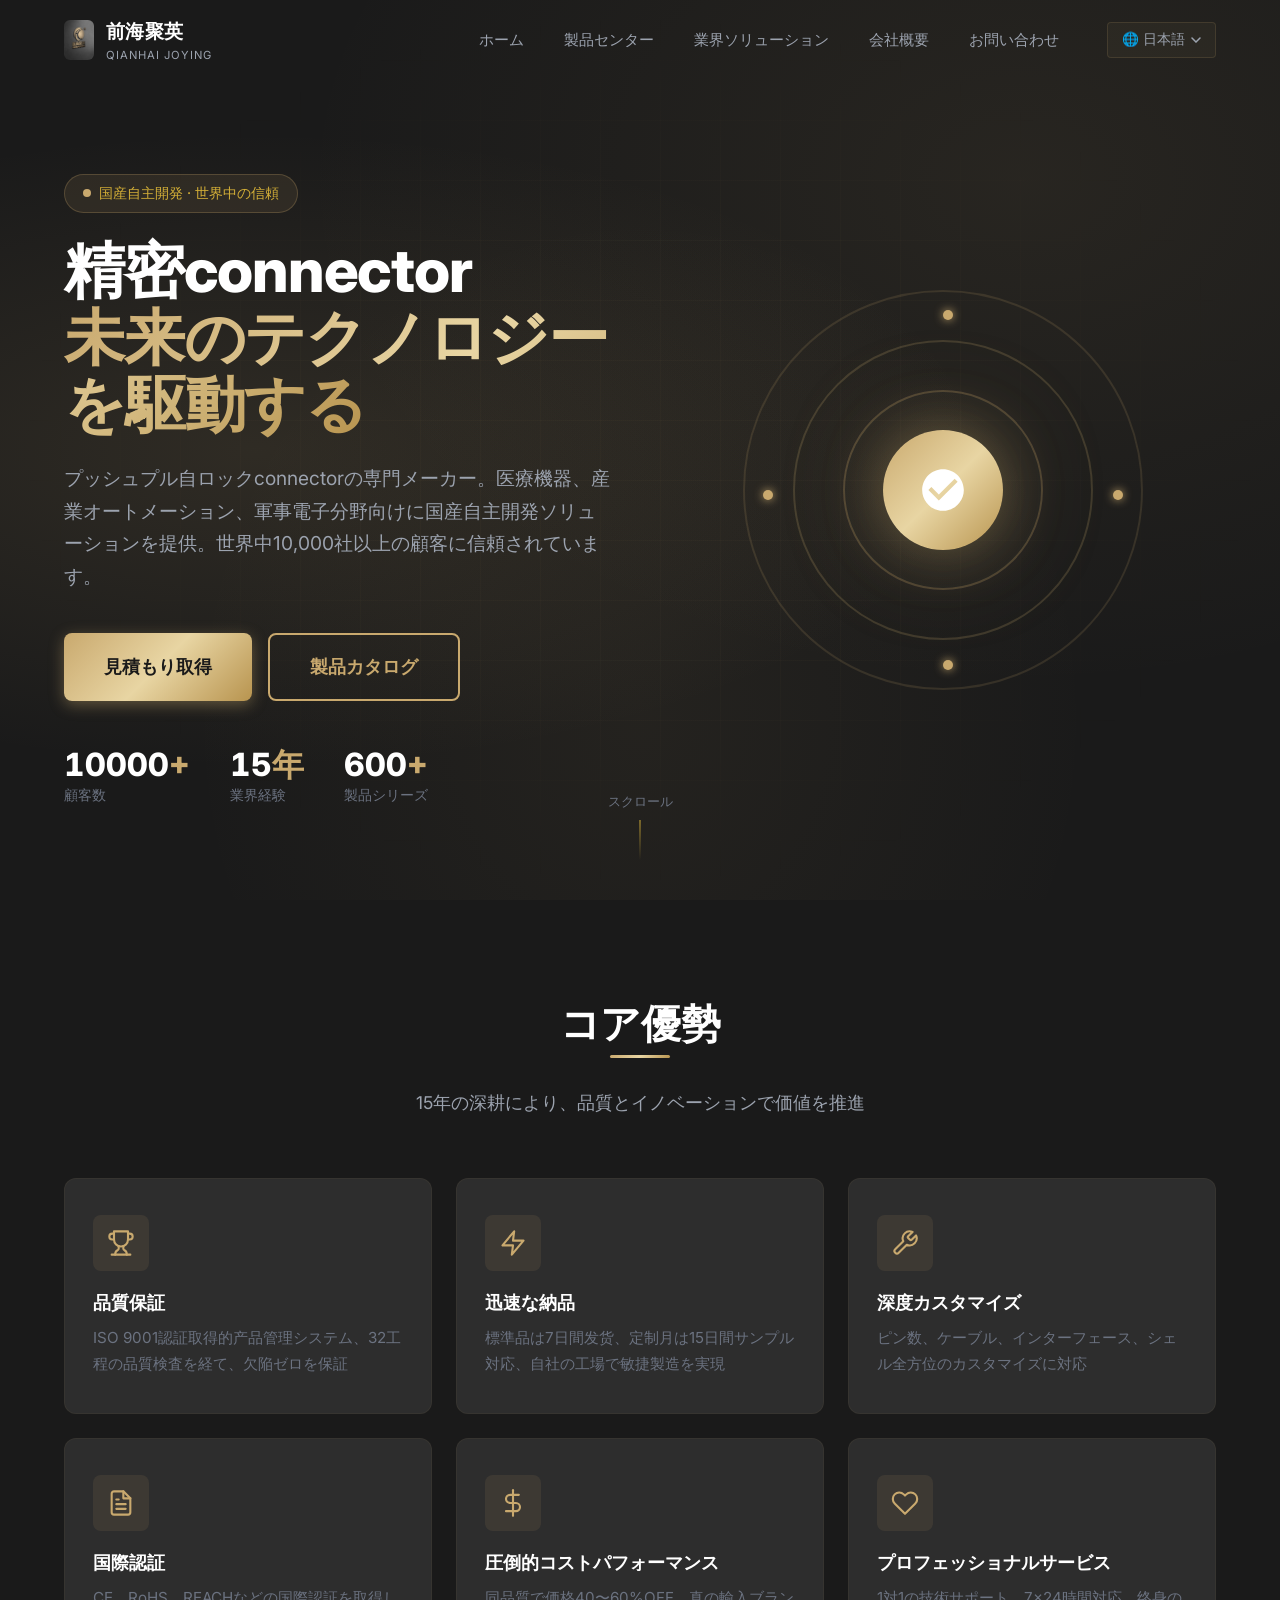
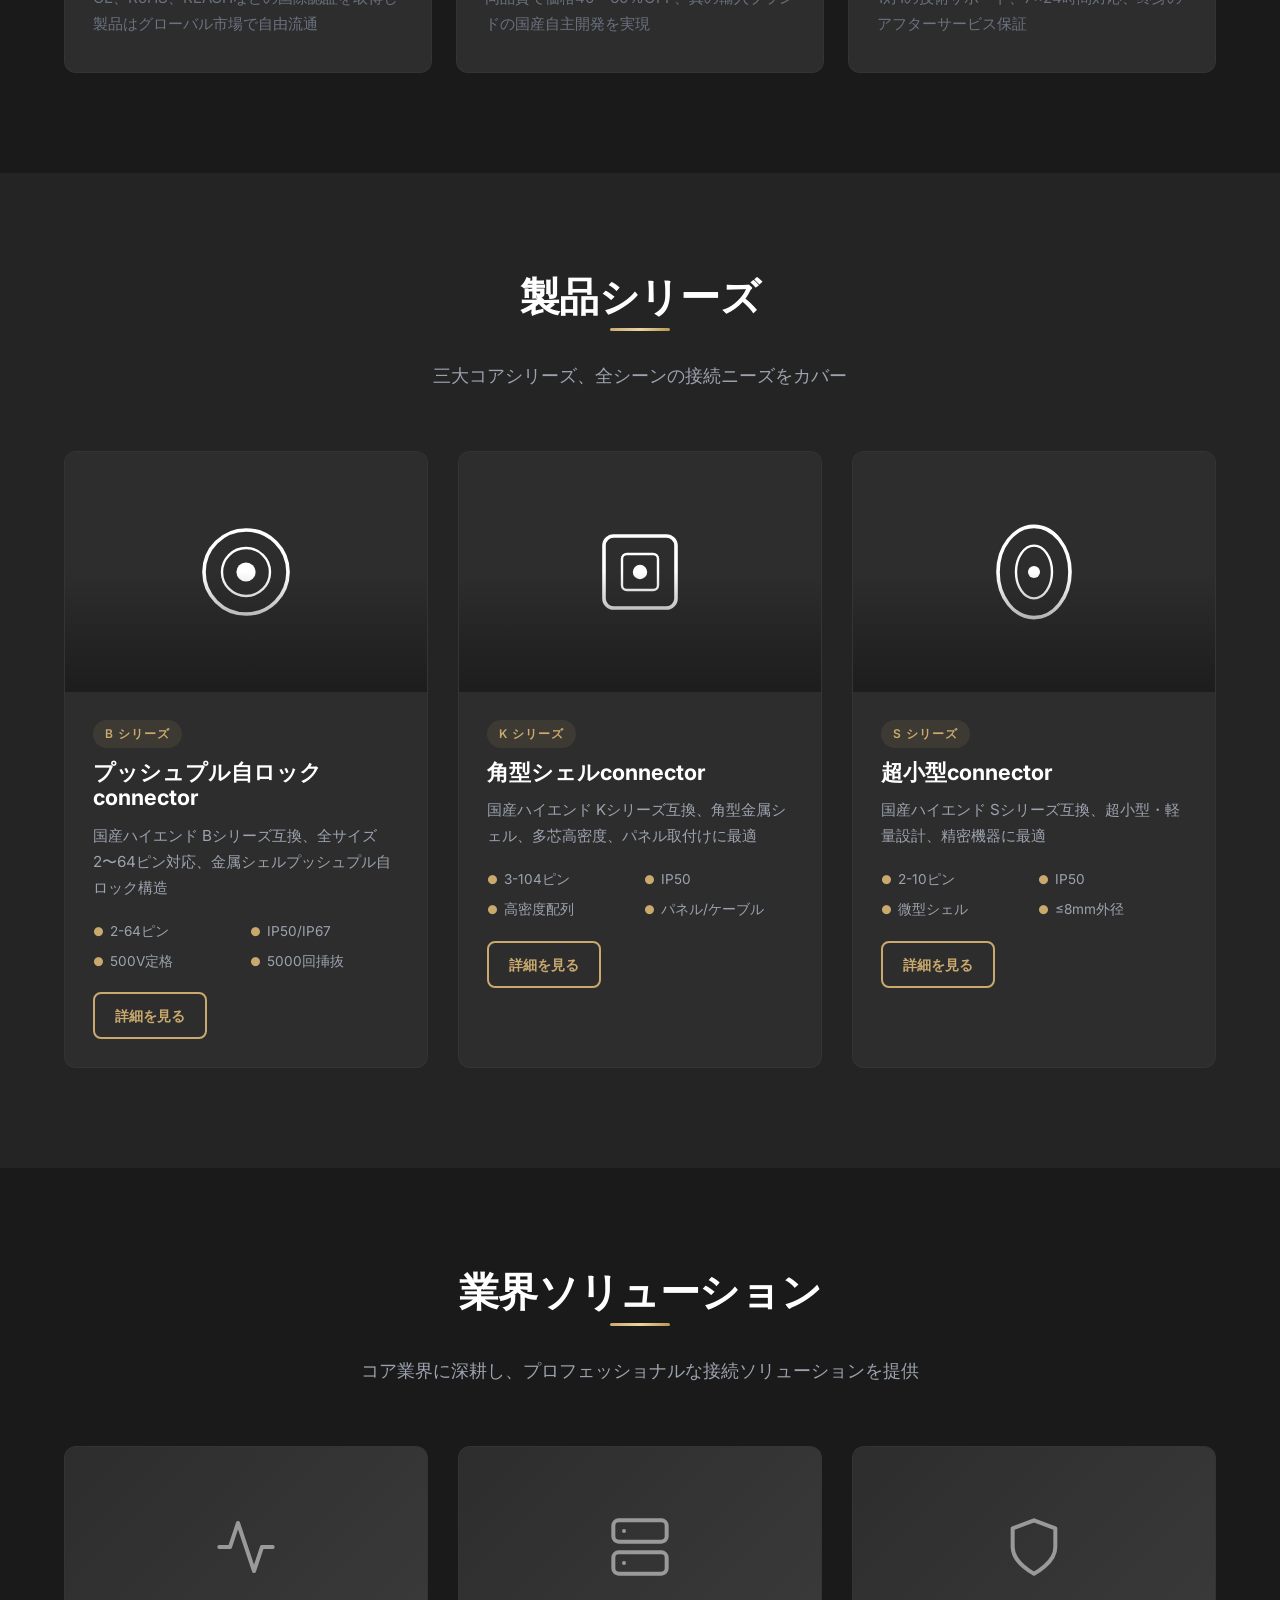
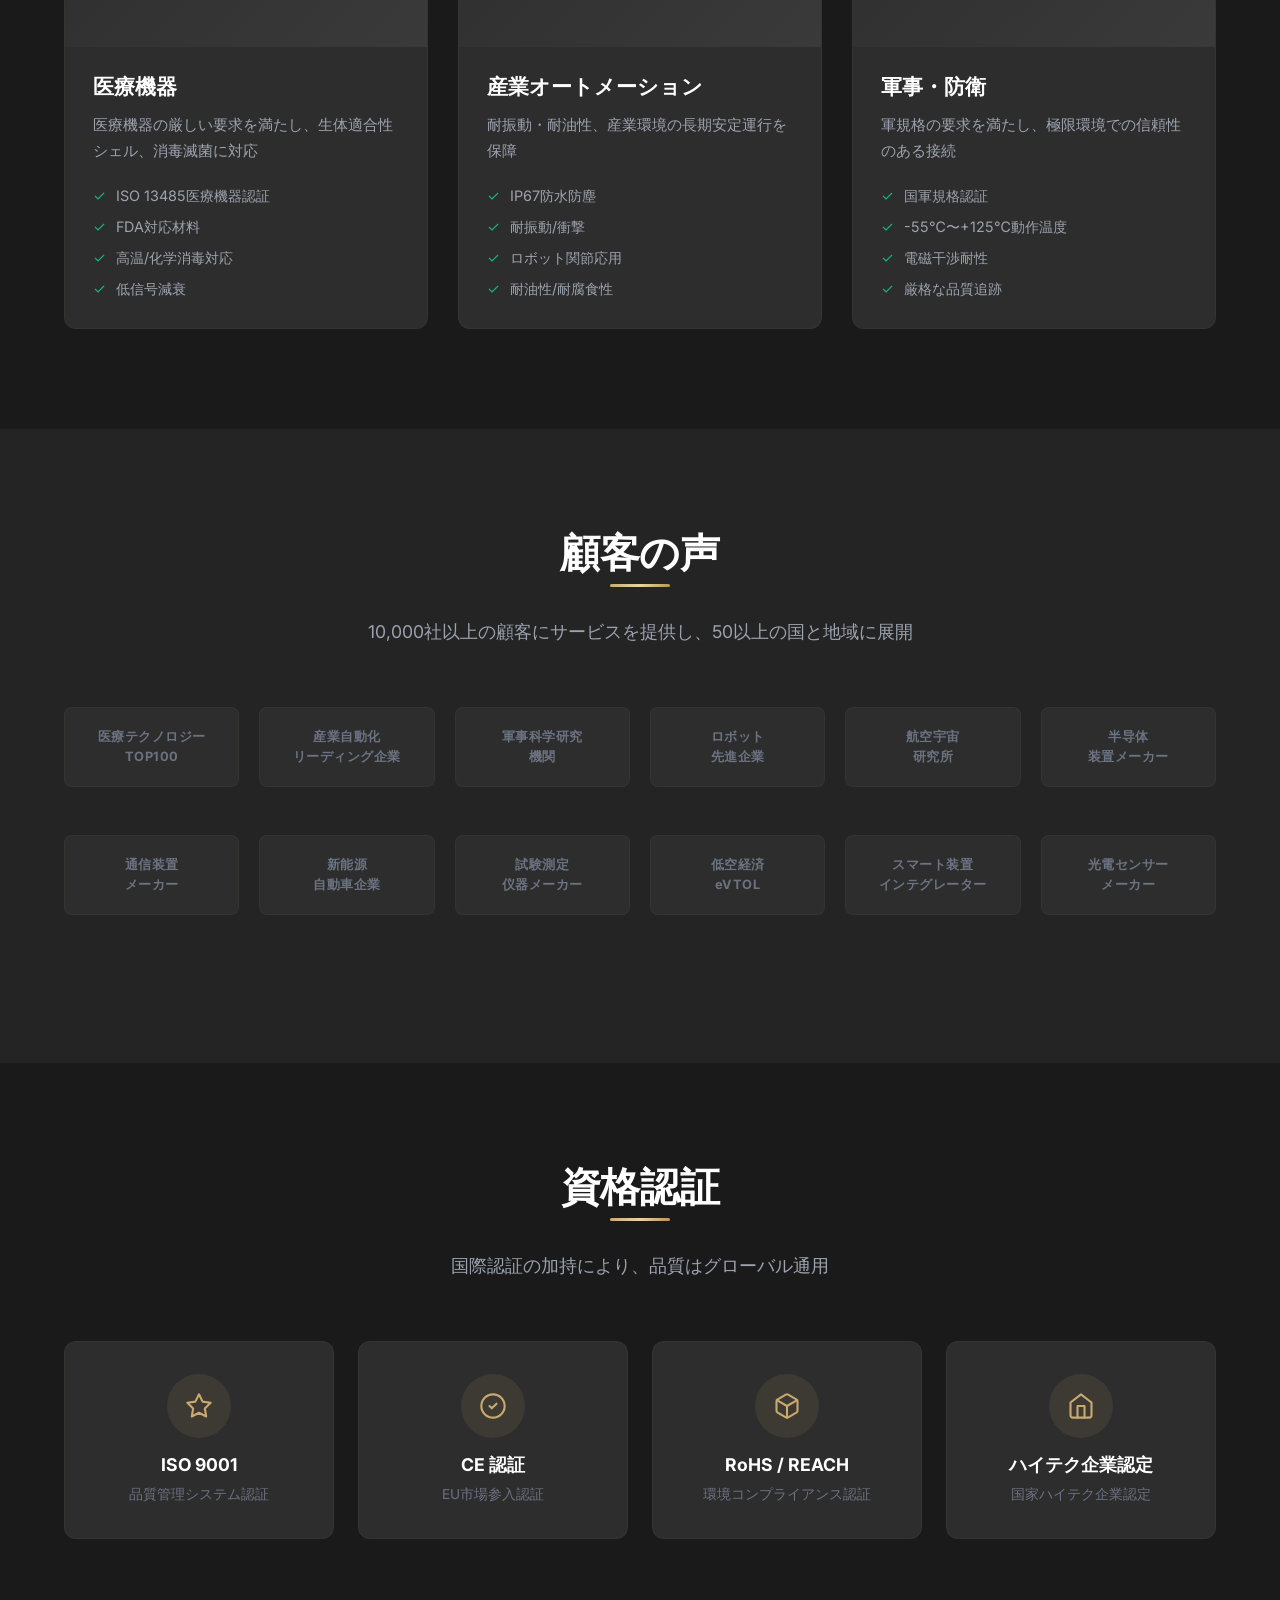
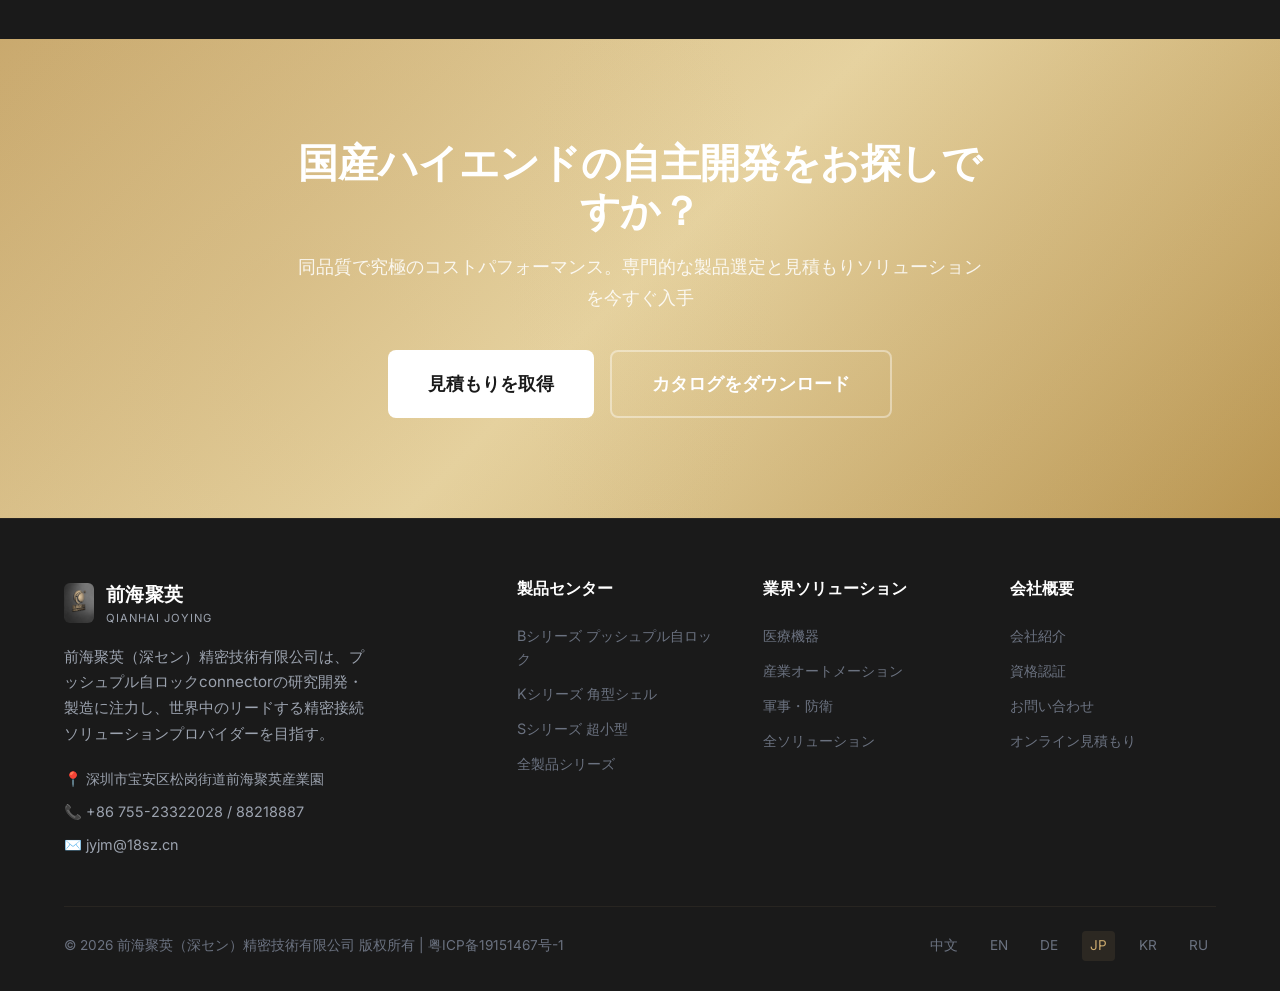
<file: ja/index.html>
﻿<!DOCTYPE html>
<html lang="ja">
<head>
  <meta charset="UTF-8">
  <meta name="viewport" content="width=device-width, initial-scale=1.0">
  <meta name="description" content="前海聚英（深セン）精密技術有限公司 - プッシュプル自ロックコネクタの専門メーカー。国産ハイエンドの国産自主開発ソリューションを提供。医療機器、産業オートメーション、軍事電子分野向け製品。">
  <meta name="keywords" content="自ロックconnector,航空connector,国産自主開発,国産自主開発,医療connector,産業connector,前海聚英">
  <meta name="author" content="前海聚英（深セン）精密技術有限公司">
  <meta property="og:title" content="前海聚英 - プッシュプル自ロックconnector専門メーカー">
  <meta property="og:description" content="国産ハイエンドの国産自主開発ソリューション、10,000社以上の顧客に信頼されています">
  <meta property="og:type" content="website">
  <meta property="og:url" content="https://www.18sz.cn/ja/">
  <title>前海聚英 - プッシュプル自ロックconnector専門メーカー | 国産自主開発</title>
  <link rel="icon" type="image/svg+xml" href="../assets/images/favicon.svg">
  <link rel="preconnect" href="https://fonts.googleapis.com">
  <link rel="preconnect" href="https://fonts.gstatic.com" crossorigin>
  <link href="https://fonts.googleapis.com/css2?family=Inter:wght@300;400;500;600;700;800&family=Noto+Sans+JP:wght@300;400;500;600;700;800&display=swap" rel="stylesheet">
  <link rel="stylesheet" href="../assets/css/style.css">
  <link rel="stylesheet" href="../assets/css/animations.css">
  <link rel="stylesheet" href="../assets/css/responsive.css">
</head>
<body>
  <!-- Header -->
  <header class="header" id="header">
    <div class="container">
      <a href="../" class="logo">
        <img src="../assets/images/logo-3d.jpg" alt="前海聚英LOGO" class="logo-img" style="height:40px;border-radius:6px;">
        <div class="logo-text">
          前海聚英
          <span>QIANHAI JOYING</span>
        </div>
      </a>
      <nav class="nav">
        <div class="nav-links" id="navLinks">
          <a href="./" class="active">ホーム</a>
          <a href="../products/">製品センター</a>
          <a href="../solutions/">業界ソリューション</a>
          <a href="../about/">会社概要</a>
          <a href="../contact/">お問い合わせ</a>
        </div>
        <div class="lang-switcher" id="langSwitcher">
          <button class="lang-btn" aria-label="言語切り替え">
            🌐 日本語
            <svg width="10" height="6" viewBox="0 0 10 6" fill="none"><path d="M1 1L5 5L9 1" stroke="currentColor" stroke-width="1.5" stroke-linecap="round"/></svg>
          </button>
          <div class="lang-dropdown">
            <a href="../" class="">🇨🇳 中文</a>
            <a href="../en/" class="">🇬🇧 English</a>
            <a href="../de/" class="">🇩🇪 Deutsch</a>
            <a href="./" class="active">🇯🇵 日本語</a>
            <a href="../ko/" class="">🇰🇷 한국어</a>
            <a href="../ru/" class="">🇷🇺 Русский</a>
          </div>
        </div>
      </nav>
      <div class="mobile-toggle" id="mobileToggle" aria-label="メニュー">
        <span></span><span></span><span></span>
      </div>
    </div>
  </header>

  <!-- Hero Section -->
  <section class="hero" id="hero">
    <div class="hero-bg"></div>
    <div class="hero-grid"></div>
    <div class="hero-particles" id="heroParticles"></div>
    <div class="container">
      <div class="hero-content">
        <div class="hero-badge">
          <span class="hero-badge-dot"></span>
          国産自主開発 · 世界中の信頼
        </div>
        <h1>
          精密connector<br>
          <span class="gradient-text">未来のテクノロジーを駆動する</span>
        </h1>
        <p class="hero-desc">
          プッシュプル自ロックconnectorの専門メーカー。医療機器、産業オートメーション、軍事電子分野向けに国産自主開発ソリューションを提供。世界中10,000社以上の顧客に信頼されています。
        </p>
        <div class="hero-actions">
          <a href="../contact/" class="btn btn-primary btn-lg pulse-cta">見積もり取得</a>
          <a href="../products/" class="btn btn-outline btn-lg">製品カタログ</a>
        </div>
        <div class="hero-stats">
          <div class="hero-stat">
            <div class="hero-stat-value" data-count="10000">0<span>+</span></div>
            <div class="hero-stat-label">顧客数</div>
          </div>
          <div class="hero-stat">
            <div class="hero-stat-value" data-count="15">0<span>年</span></div>
            <div class="hero-stat-label">業界経験</div>
          </div>
          <div class="hero-stat">
            <div class="hero-stat-value" data-count="600">0<span>+</span></div>
            <div class="hero-stat-label">製品シリーズ</div>
          </div>
        </div>
      </div>
      <div class="hero-visual">
        <div class="hero-connector">
          <div class="connector-ring"></div>
          <div class="connector-ring"></div>
          <div class="connector-ring"></div>
          <div class="connector-center">
            <svg viewBox="0 0 24 24" xmlns="http://www.w3.org/2000/svg"><path d="M12 2C6.48 2 2 6.48 2 12s4.48 10 10 10 10-4.48 10-10S17.52 2 12 2zm-2 15l-5-5 1.41-1.41L10 14.17l7.59-7.59L19 8l-9 9z"/></svg>
          </div>
          <div class="connector-dot"></div>
          <div class="connector-dot"></div>
          <div class="connector-dot"></div>
          <div class="connector-dot"></div>
        </div>
      </div>
    </div>
    <div class="scroll-indicator">
      <span>スクロール</span>
      <div class="scroll-indicator-line"></div>
    </div>
  </section>

  <!-- Features / Advantages Section -->
  <section class="section" id="features">
    <div class="container">
      <div class="section-header fade-in">
        <h2>コア優勢</h2>
        <p>15年の深耕により、品質とイノベーションで価値を推進</p>
      </div>
      <div class="features-grid">
        <div class="feature-card fade-in stagger-1">
          <div class="feature-icon"><svg width="28" height="28" viewBox="0 0 24 24" fill="none" stroke="currentColor" stroke-width="1.8" stroke-linecap="round" stroke-linejoin="round"><path d="M6 9H4.5a2.5 2.5 0 0 1 0-5H6"/><path d="M18 9h1.5a2.5 2.5 0 0 0 0-5H18"/><path d="M4 22h16"/><path d="M10 14.66V17c0 .55-.47.98-.97 1.21C7.85 18.75 7 20.24 7 22"/><path d="M14 14.66V17c0 .55.47.98.97 1.21C16.15 18.75 17 20.24 17 22"/><path d="M18 2H6v7a6 6 0 0 0 12 0V2Z"/></svg></div>
          <h4>品質保証</h4>
          <p>ISO 9001認証取得的产品管理システム、32工程の品質検査を経て、欠陥ゼロを保証</p>
        </div>
        <div class="feature-card fade-in stagger-2">
          <div class="feature-icon"><svg width="28" height="28" viewBox="0 0 24 24" fill="none" stroke="currentColor" stroke-width="1.8" stroke-linecap="round" stroke-linejoin="round"><polygon points="13 2 3 14 12 14 11 22 21 10 12 10 13 2"/></svg></div>
          <h4>迅速な納品</h4>
          <p>標準品は7日間发货、定制月は15日間サンプル対応、自社の工場で敏捷製造を実現</p>
        </div>
        <div class="feature-card fade-in stagger-3">
          <div class="feature-icon"><svg width="28" height="28" viewBox="0 0 24 24" fill="none" stroke="currentColor" stroke-width="1.8" stroke-linecap="round" stroke-linejoin="round"><path d="M14.7 6.3a1 1 0 0 0 0 1.4l1.6 1.6a1 1 0 0 0 1.4 0l3.77-3.77a6 6 0 0 1-7.94 7.94l-6.91 6.91a2.12 2.12 0 0 1-3-3l6.91-6.91a6 6 0 0 1 7.94-7.94l-3.76 3.76z"/></svg></div>
          <h4>深度カスタマイズ</h4>
          <p>ピン数、ケーブル、インターフェース、シェル全方位のカスタマイズに対応</p>
        </div>
        <div class="feature-card fade-in stagger-4">
          <div class="feature-icon"><svg width="28" height="28" viewBox="0 0 24 24" fill="none" stroke="currentColor" stroke-width="1.8" stroke-linecap="round" stroke-linejoin="round"><path d="M14 2H6a2 2 0 0 0-2 2v16a2 2 0 0 0 2 2h12a2 2 0 0 0 2-2V8z"/><polyline points="14 2 14 8 20 8"/><line x1="16" y1="13" x2="8" y2="13"/><line x1="16" y1="17" x2="8" y2="17"/><polyline points="10 9 9 9 8 9"/></svg></div>
          <h4>国際認証</h4>
          <p>CE、RoHS、REACHなどの国際認証を取得し製品はグローバル市場で自由流通</p>
        </div>
        <div class="feature-card fade-in stagger-5">
          <div class="feature-icon"><svg width="28" height="28" viewBox="0 0 24 24" fill="none" stroke="currentColor" stroke-width="1.8" stroke-linecap="round" stroke-linejoin="round"><line x1="12" y1="1" x2="12" y2="23"/><path d="M17 5H9.5a3.5 3.5 0 0 0 0 7h5a3.5 3.5 0 0 1 0 7H6"/></svg></div>
          <h4>圧倒的コストパフォーマンス</h4>
          <p>同品質で価格40〜60%OFF、真の輸入ブランドの国産自主開発を実現</p>
        </div>
        <div class="feature-card fade-in stagger-6">
          <div class="feature-icon"><svg width="28" height="28" viewBox="0 0 24 24" fill="none" stroke="currentColor" stroke-width="1.8" stroke-linecap="round" stroke-linejoin="round"><path d="M20.84 4.61a5.5 5.5 0 0 0-7.78 0L12 5.67l-1.06-1.06a5.5 5.5 0 0 0-7.78 7.78l1.06 1.06L12 21.23l7.78-7.78 1.06-1.06a5.5 5.5 0 0 0 0-7.78z"/></svg></div>
          <h4>プロフェッショナルサービス</h4>
          <p>1対1の技術サポート、7×24時間対応、终身のアフターサービス保証</p>
        </div>
      </div>
    </div>
  </section>

  <!-- Products Section -->
  <section class="section section-dark" id="products">
    <div class="container">
      <div class="section-header fade-in">
        <h2>製品シリーズ</h2>
        <p>三大コアシリーズ、全シーンの接続ニーズをカバー</p>
      </div>
      <div class="product-cards">
        <!-- B Series -->
        <div class="product-card fade-in stagger-1">
          <div class="product-card-image zoom-hover">
            <svg viewBox="0 0 100 100" xmlns="http://www.w3.org/2000/svg">
              <circle cx="50" cy="50" r="35" fill="none" stroke="currentColor" stroke-width="3"/>
              <circle cx="50" cy="50" r="20" fill="none" stroke="currentColor" stroke-width="2"/>
              <circle cx="50" cy="50" r="8" fill="currentColor"/>
            </svg>
          </div>
          <div class="product-card-body">
            <span class="product-card-series">B シリーズ</span>
            <h3>プッシュプル自ロックconnector</h3>
            <p>国産ハイエンド Bシリーズ互換、全サイズ2〜64ピン対応、金属シェルプッシュプル自ロック構造</p>
            <div class="product-card-specs">
              <div class="product-spec"><span class="product-spec-icon">●</span> 2-64ピン</div>
              <div class="product-spec"><span class="product-spec-icon">●</span> IP50/IP67</div>
              <div class="product-spec"><span class="product-spec-icon">●</span> 500V定格</div>
              <div class="product-spec"><span class="product-spec-icon">●</span> 5000回挿抜</div>
            </div>
            <a href="../products/b-series/" class="btn btn-outline btn-sm">詳細を見る</a>
          </div>
        </div>
        <!-- K Series -->
        <div class="product-card fade-in stagger-2">
          <div class="product-card-image zoom-hover">
            <svg viewBox="0 0 100 100" xmlns="http://www.w3.org/2000/svg">
              <rect x="20" y="20" width="60" height="60" rx="8" fill="none" stroke="currentColor" stroke-width="3"/>
              <rect x="35" y="35" width="30" height="30" rx="4" fill="none" stroke="currentColor" stroke-width="2"/>
              <circle cx="50" cy="50" r="6" fill="currentColor"/>
            </svg>
          </div>
          <div class="product-card-body">
            <span class="product-card-series">K シリーズ</span>
            <h3>角型シェルconnector</h3>
            <p>国産ハイエンド Kシリーズ互換、角型金属シェル、多芯高密度、パネル取付けに最適</p>
            <div class="product-card-specs">
              <div class="product-spec"><span class="product-spec-icon">●</span> 3-104ピン</div>
              <div class="product-spec"><span class="product-spec-icon">●</span> IP50</div>
              <div class="product-spec"><span class="product-spec-icon">●</span> 高密度配列</div>
              <div class="product-spec"><span class="product-spec-icon">●</span> パネル/ケーブル</div>
            </div>
            <a href="../products/k-series/" class="btn btn-outline btn-sm">詳細を見る</a>
          </div>
        </div>
        <!-- S Series -->
        <div class="product-card fade-in stagger-3">
          <div class="product-card-image zoom-hover">
            <svg viewBox="0 0 100 100" xmlns="http://www.w3.org/2000/svg">
              <ellipse cx="50" cy="50" rx="30" ry="38" fill="none" stroke="currentColor" stroke-width="3"/>
              <ellipse cx="50" cy="50" rx="15" ry="22" fill="none" stroke="currentColor" stroke-width="2"/>
              <circle cx="50" cy="50" r="5" fill="currentColor"/>
            </svg>
          </div>
          <div class="product-card-body">
            <span class="product-card-series">S シリーズ</span>
            <h3>超小型connector</h3>
            <p>国産ハイエンド Sシリーズ互換、超小型・軽量設計、精密機器に最適</p>
            <div class="product-card-specs">
              <div class="product-spec"><span class="product-spec-icon">●</span> 2-10ピン</div>
              <div class="product-spec"><span class="product-spec-icon">●</span> IP50</div>
              <div class="product-spec"><span class="product-spec-icon">●</span> 微型シェル</div>
              <div class="product-spec"><span class="product-spec-icon">●</span> ≤8mm外径</div>
            </div>
            <a href="../products/s-series/" class="btn btn-outline btn-sm">詳細を見る</a>
          </div>
        </div>
      </div>
    </div>
  </section>

  <!-- Solutions / Industries Section -->
  <section class="section" id="solutions">
    <div class="container">
      <div class="section-header fade-in">
        <h2>業界ソリューション</h2>
        <p>コア業界に深耕し、プロフェッショナルな接続ソリューションを提供</p>
      </div>
      <div class="solutions-grid">
        <div class="solution-card fade-in stagger-1">
          <div class="solution-card-image">
            <div class="solution-bg solution-medical"><svg width="40" height="40" viewBox="0 0 24 24" fill="none" stroke="currentColor" stroke-width="1.5" stroke-linecap="round" stroke-linejoin="round"><path d="M22 12h-4l-3 9L9 3l-3 9H2"/></svg></div>
          </div>
          <div class="solution-card-body">
            <h3>医療機器</h3>
            <p>医療機器の厳しい要求を満たし、生体適合性シェル、消毒滅菌に対応</p>
            <div class="solution-features">
              <div class="solution-feature"><span class="solution-feature-check">✓</span> ISO 13485医療機器認証</div>
              <div class="solution-feature"><span class="solution-feature-check">✓</span> FDA対応材料</div>
              <div class="solution-feature"><span class="solution-feature-check">✓</span> 高温/化学消毒対応</div>
              <div class="solution-feature"><span class="solution-feature-check">✓</span> 低信号減衰</div>
            </div>
          </div>
        </div>
        <div class="solution-card fade-in stagger-2">
          <div class="solution-card-image">
            <div class="solution-bg solution-industrial"><svg width="40" height="40" viewBox="0 0 24 24" fill="none" stroke="currentColor" stroke-width="1.5" stroke-linecap="round" stroke-linejoin="round"><rect x="2" y="2" width="20" height="8" rx="2" ry="2"/><rect x="2" y="14" width="20" height="8" rx="2" ry="2"/><line x1="6" y1="6" x2="6.01" y2="6"/><line x1="6" y1="18" x2="6.01" y2="18"/></svg></div>
          </div>
          <div class="solution-card-body">
            <h3>産業オートメーション</h3>
            <p>耐振動・耐油性、産業環境の長期安定運行を保障</p>
            <div class="solution-features">
              <div class="solution-feature"><span class="solution-feature-check">✓</span> IP67防水防塵</div>
              <div class="solution-feature"><span class="solution-feature-check">✓</span> 耐振動/衝撃</div>
              <div class="solution-feature"><span class="solution-feature-check">✓</span> ロボット関節応用</div>
              <div class="solution-feature"><span class="solution-feature-check">✓</span> 耐油性/耐腐食性</div>
            </div>
          </div>
        </div>
        <div class="solution-card fade-in stagger-3">
          <div class="solution-card-image">
            <div class="solution-bg solution-military"><svg width="40" height="40" viewBox="0 0 24 24" fill="none" stroke="currentColor" stroke-width="1.5" stroke-linecap="round" stroke-linejoin="round"><path d="M12 22s8-4 8-10V5l-8-3-8 3v7c0 6 8 10 8 10z"/></svg></div>
          </div>
          <div class="solution-card-body">
            <h3>軍事・防衛</h3>
            <p>軍規格の要求を満たし、極限環境での信頼性のある接続</p>
            <div class="solution-features">
              <div class="solution-feature"><span class="solution-feature-check">✓</span> 国軍規格認証</div>
              <div class="solution-feature"><span class="solution-feature-check">✓</span> -55℃〜+125℃動作温度</div>
              <div class="solution-feature"><span class="solution-feature-check">✓</span> 電磁干渉耐性</div>
              <div class="solution-feature"><span class="solution-feature-check">✓</span> 厳格な品質追跡</div>
            </div>
          </div>
        </div>
      </div>
    </div>
  </section>

  <!-- Clients Section -->
  <section class="section section-dark" id="clients">
    <div class="container">
      <div class="section-header fade-in">
        <h2>顧客の声</h2>
        <p>10,000社以上の顧客にサービスを提供し、50以上の国と地域に展開</p>
      </div>
      <div class="clients-grid fade-in">
        <div class="client-logo">医療テクノロジー<br>TOP100</div>
        <div class="client-logo">産業自動化<br>リーディング企業</div>
        <div class="client-logo">軍事科学研究<br>機関</div>
        <div class="client-logo">ロボット<br>先進企業</div>
        <div class="client-logo">航空宇宙<br>研究所</div>
        <div class="client-logo">半导体<br>装置メーカー</div>
      </div>
      <div class="clients-grid fade-in">
        <div class="client-logo">通信装置<br>メーカー</div>
        <div class="client-logo">新能源<br>自動車企業</div>
        <div class="client-logo">試験測定<br>仪器メーカー</div>
        <div class="client-logo">低空経済<br>eVTOL</div>
        <div class="client-logo">スマート装置<br>インテグレーター</div>
        <div class="client-logo">光電センサー<br>メーカー</div>
      </div>
    </div>
  </section>

  <!-- Certifications Section -->
  <section class="section" id="certifications">
    <div class="container">
      <div class="section-header fade-in">
        <h2>資格認証</h2>
        <p>国際認証の加持により、品質はグローバル通用</p>
      </div>
      <div class="cert-grid">
        <div class="cert-card fade-in stagger-1">
          <div class="cert-icon"><svg width="28" height="28" viewBox="0 0 24 24" fill="none" stroke="currentColor" stroke-width="1.8" stroke-linecap="round" stroke-linejoin="round"><path d="M12 2l3.09 6.26L22 9.27l-5 4.87 1.18 6.88L12 17.77l-6.18 3.25L7 14.14 2 9.27l6.91-1.01L12 2z"/></svg></div>
          <h4>ISO 9001</h4>
          <p>品質管理システム認証</p>
        </div>
        <div class="cert-card fade-in stagger-2">
          <div class="cert-icon"><svg width="28" height="28" viewBox="0 0 24 24" fill="none" stroke="currentColor" stroke-width="1.8" stroke-linecap="round" stroke-linejoin="round"><path d="M9 12l2 2 4-4"/><circle cx="12" cy="12" r="10"/></svg></div>
          <h4>CE 認証</h4>
          <p>EU市場参入認証</p>
        </div>
        <div class="cert-card fade-in stagger-3">
          <div class="cert-icon"><svg width="28" height="28" viewBox="0 0 24 24" fill="none" stroke="currentColor" stroke-width="1.8" stroke-linecap="round" stroke-linejoin="round"><path d="M21 16V8a2 2 0 0 0-1-1.73l-7-4a2 2 0 0 0-2 0l-7 4A2 2 0 0 0 3 8v8a2 2 0 0 0 1 1.73l7 4a2 2 0 0 0 2 0l7-4A2 2 0 0 0 21 16z"/><polyline points="3.27 6.96 12 12.01 20.73 6.96"/><line x1="12" y1="22.08" x2="12" y2="12"/></svg></div>
          <h4>RoHS / REACH</h4>
          <p>環境コンプライアンス認証</p>
        </div>
        <div class="cert-card fade-in stagger-4">
          <div class="cert-icon"><svg width="28" height="28" viewBox="0 0 24 24" fill="none" stroke="currentColor" stroke-width="1.8" stroke-linecap="round" stroke-linejoin="round"><path d="M3 9l9-7 9 7v11a2 2 0 0 1-2 2H5a2 2 0 0 1-2-2z"/><polyline points="9 22 9 12 15 12 15 22"/></svg></div>
          <h4>ハイテク企業認定</h4>
          <p>国家ハイテク企業認定</p>
        </div>
      </div>
    </div>
  </section>

  <!-- CTA Section -->
  <section class="section cta-section" id="cta">
    <div class="container">
      <div class="cta-content fade-in">
        <h2>国産ハイエンドの自主開発をお探しですか？</h2>
        <p>同品質で究極のコストパフォーマンス。専門的な製品選定と見積もりソリューションを今すぐ入手</p>
        <div class="cta-actions">
          <a href="../contact/" class="btn btn-white btn-lg">見積もりを取得</a>
          <a href="../products/" class="btn btn-outline btn-lg" style="border-color:rgba(255,255,255,0.4);color:#fff;">カタログをダウンロード</a>
        </div>
      </div>
    </div>
  </section>

  <!-- Footer -->
  <footer class="footer">
    <div class="container">
      <div class="footer-grid">
        <div class="footer-brand">
          <a href="../" class="logo">
            <img src="../assets/images/logo-3d.jpg" alt="前海聚英" class="logo-img" style="height:40px;border-radius:6px;">
            <div class="logo-text">
              前海聚英
              <span>QIANHAI JOYING</span>
            </div>
          </a>
          <p>前海聚英（深セン）精密技術有限公司は、プッシュプル自ロックconnectorの研究開発・製造に注力し、世界中のリードする精密接続ソリューションプロバイダーを目指す。</p>
          <div class="footer-contact">
            <div class="footer-contact-item">📍 深圳市宝安区松岗街道前海聚英産業園</div>
            <div class="footer-contact-item">📞 +86 755-23322028 / 88218887</div>
            <div class="footer-contact-item">✉️ jyjm@18sz.cn</div>
          </div>
        </div>
        <div class="footer-column">
          <h4>製品センター</h4>
          <a href="../products/b-series/">Bシリーズ プッシュプル自ロック</a>
          <a href="../products/k-series/">Kシリーズ 角型シェル</a>
          <a href="../products/s-series/">Sシリーズ 超小型</a>
          <a href="../products/">全製品シリーズ</a>
        </div>
        <div class="footer-column">
          <h4>業界ソリューション</h4>
          <a href="../solutions/#medical">医療機器</a>
          <a href="../solutions/#industrial">産業オートメーション</a>
          <a href="../solutions/#military">軍事・防衛</a>
          <a href="../solutions/">全ソリューション</a>
        </div>
        <div class="footer-column">
          <h4>会社概要</h4>
          <a href="../about/">会社紹介</a>
          <a href="../about/#certifications">資格認証</a>
          <a href="../contact/">お問い合わせ</a>
          <a href="../contact/#inquiry">オンライン見積もり</a>
        </div>
      </div>
      <div class="footer-bottom">
        <p>© 2026 前海聚英（深セン）精密技術有限公司 版权所有 | 粤ICP备19151467号-1</p>
        <div class="footer-lang">
          <a href="../">中文</a>
          <a href="../en/">EN</a>
          <a href="../de/">DE</a>
          <a href="../ja/" class="active">JP</a>
          <a href="../ko/">KR</a>
          <a href="../ru/">RU</a>
        </div>
      </div>
    </div>
  </footer>

  <script src="../assets/js/main.js"></script>
</body>
</html>
</file>
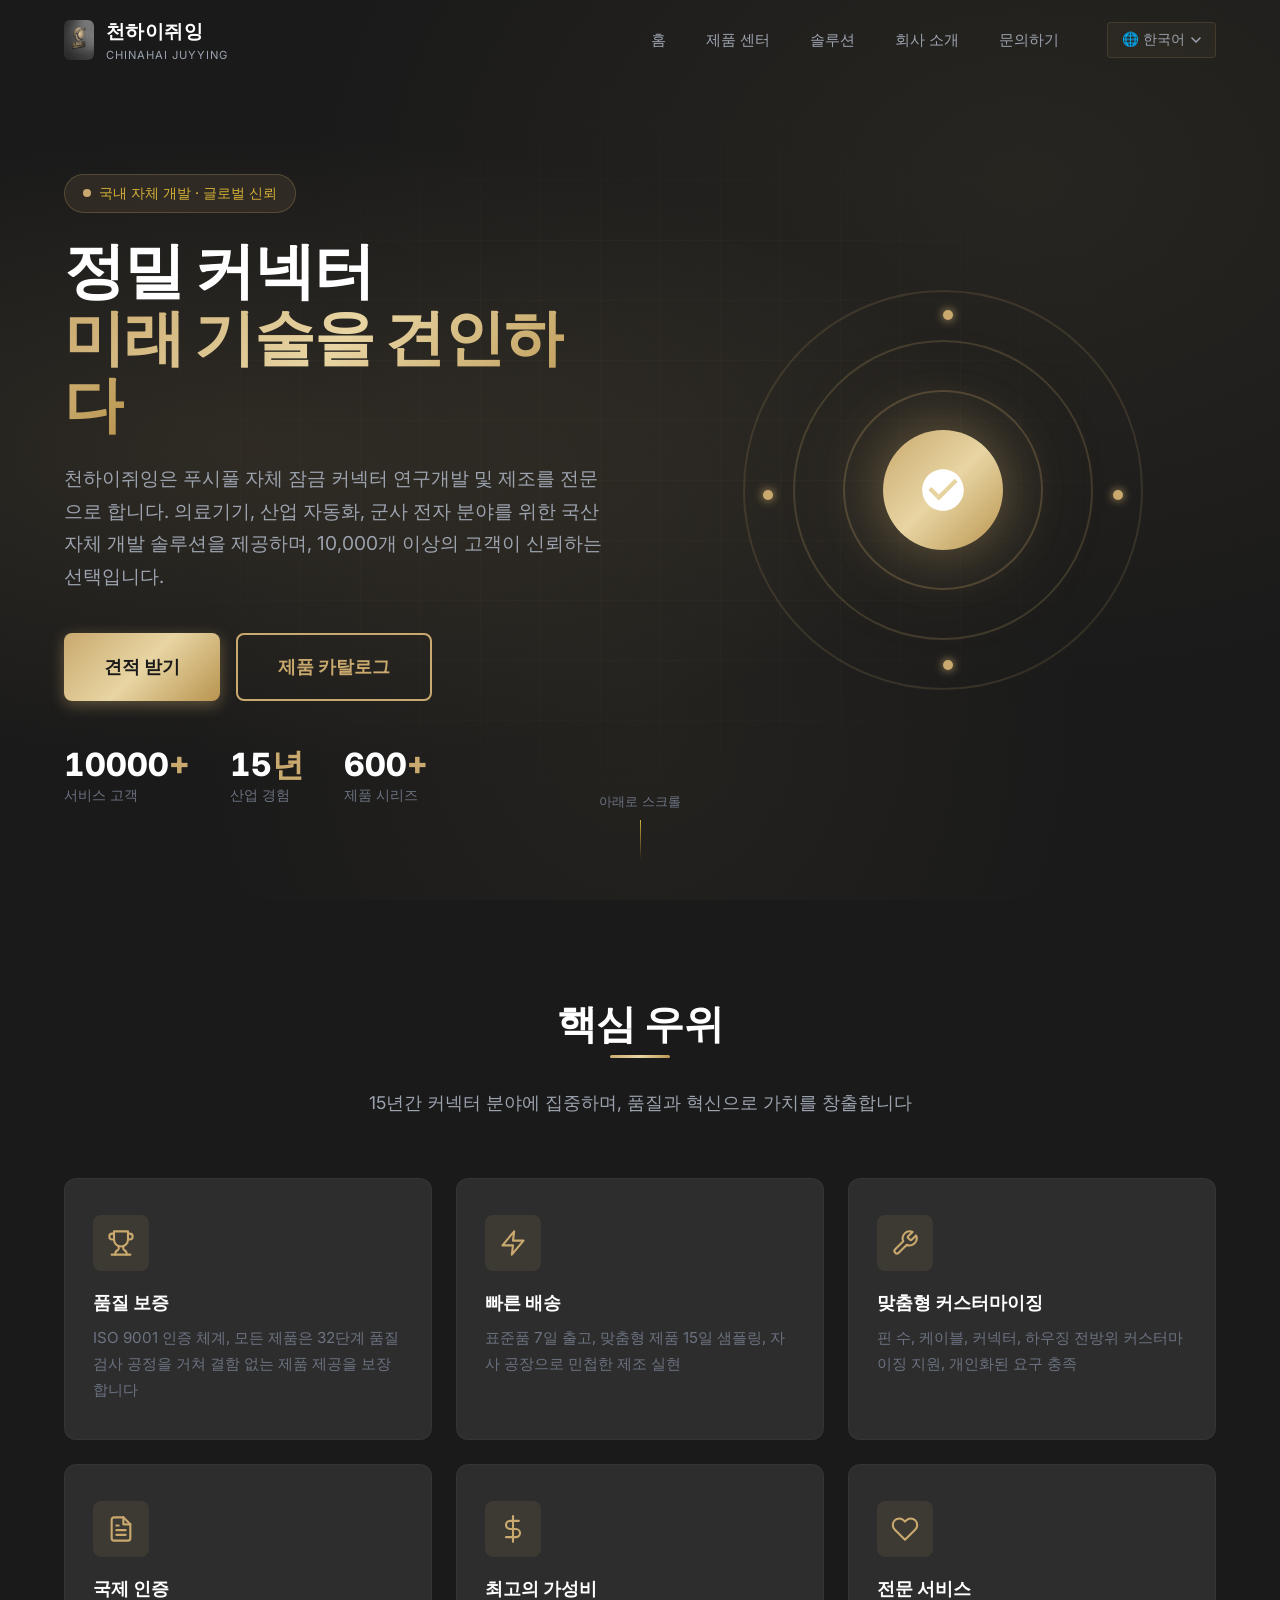
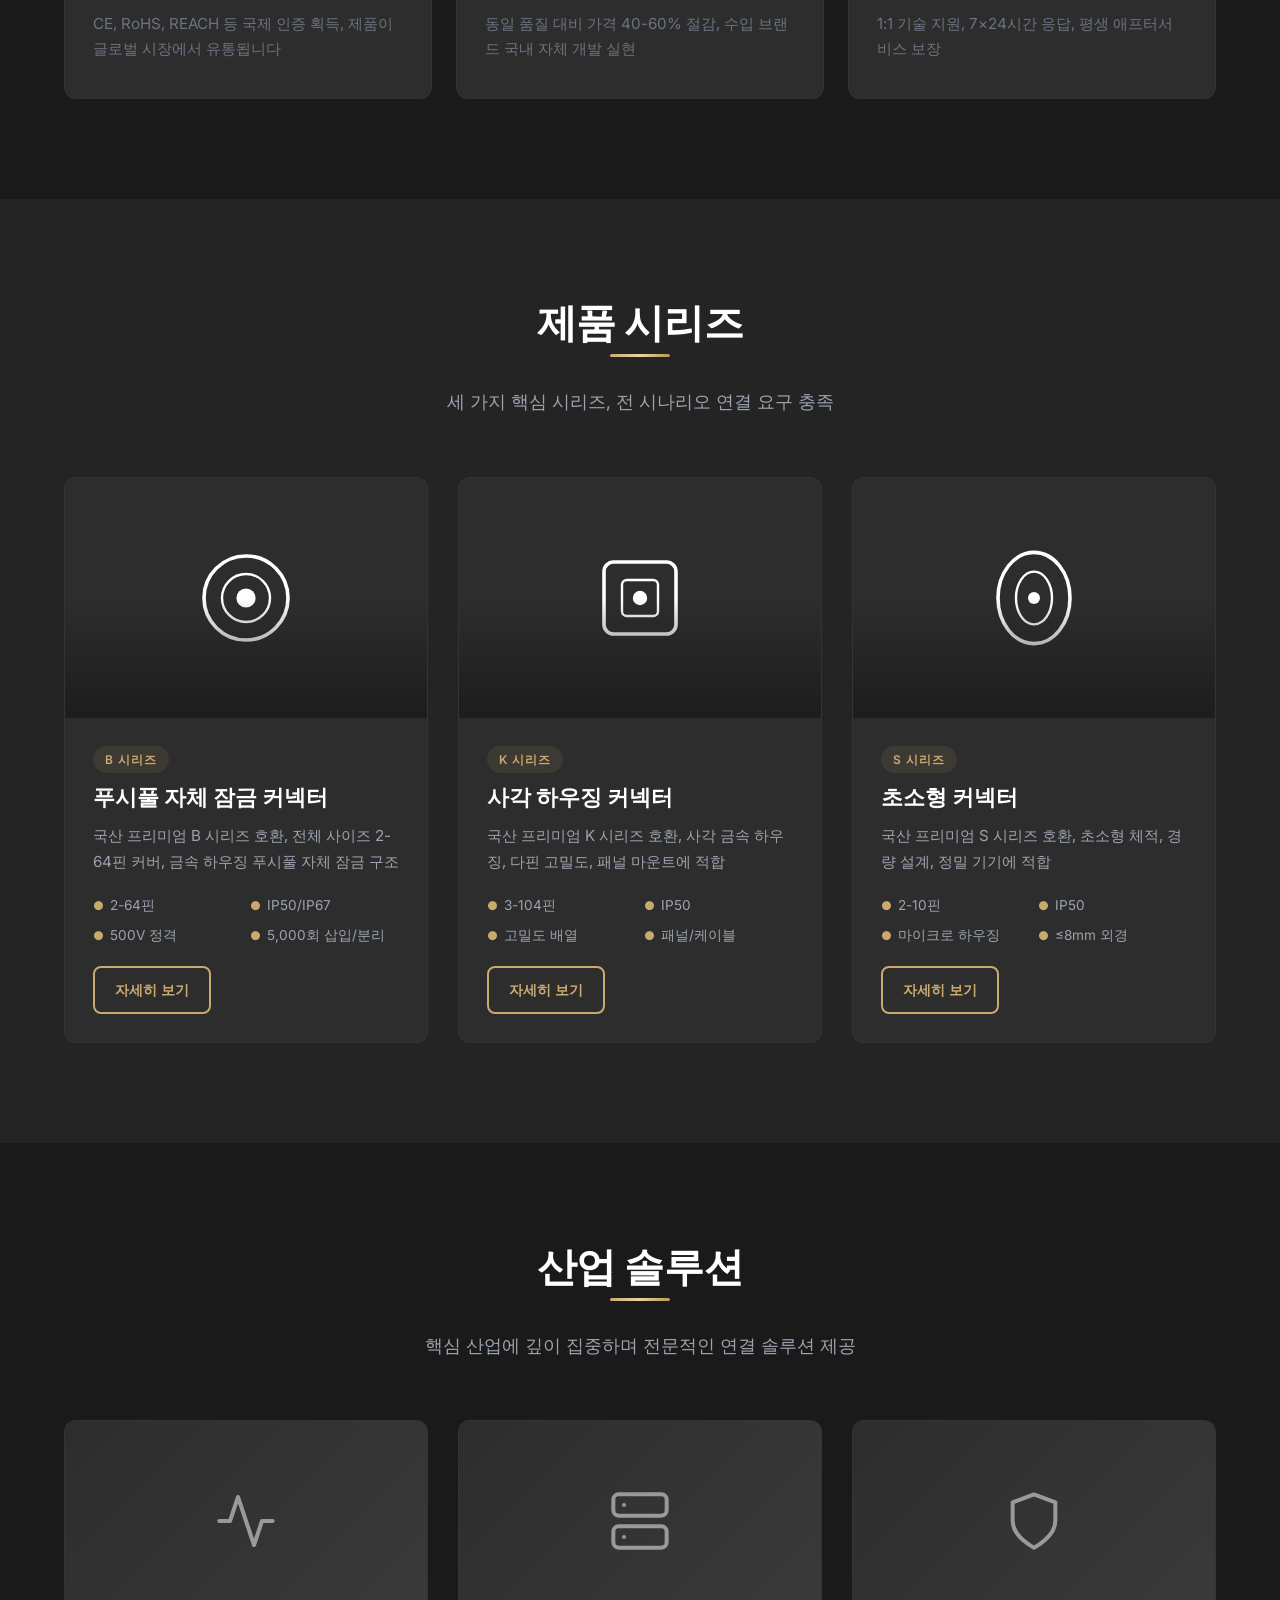
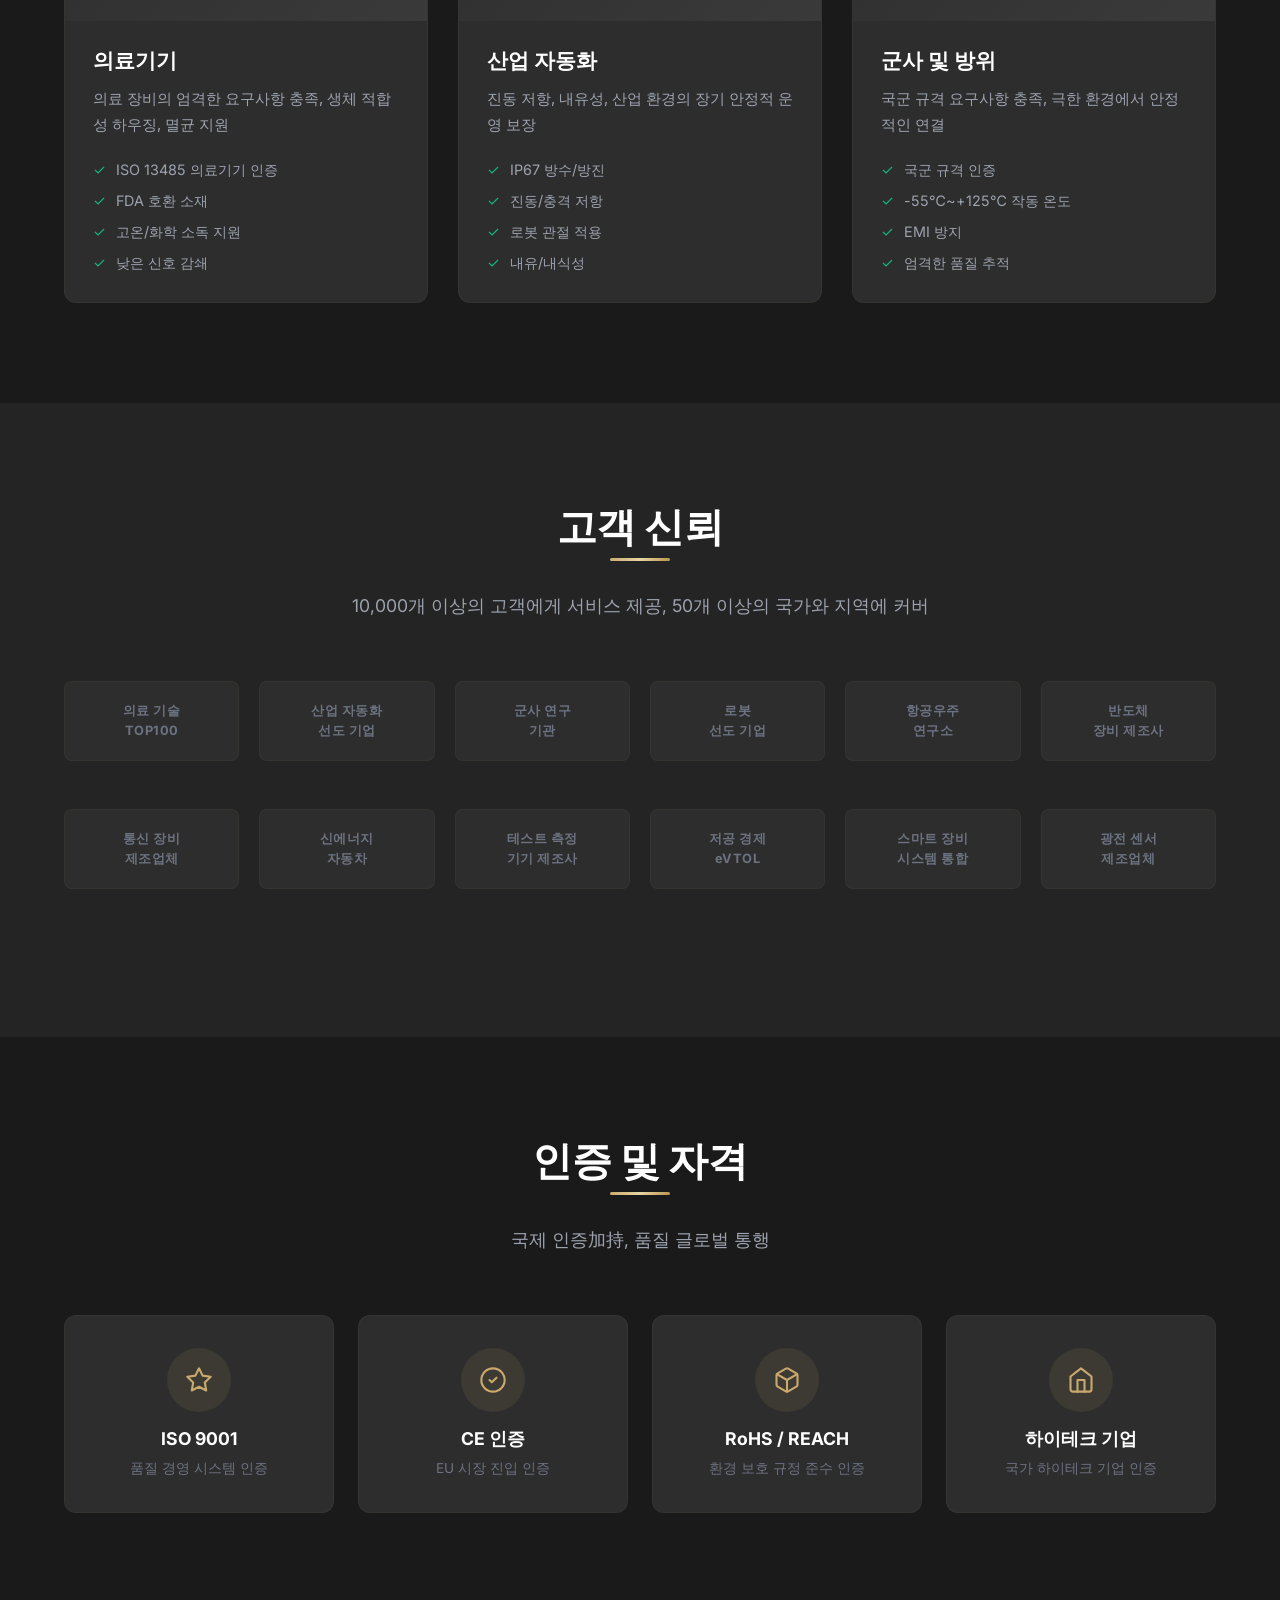
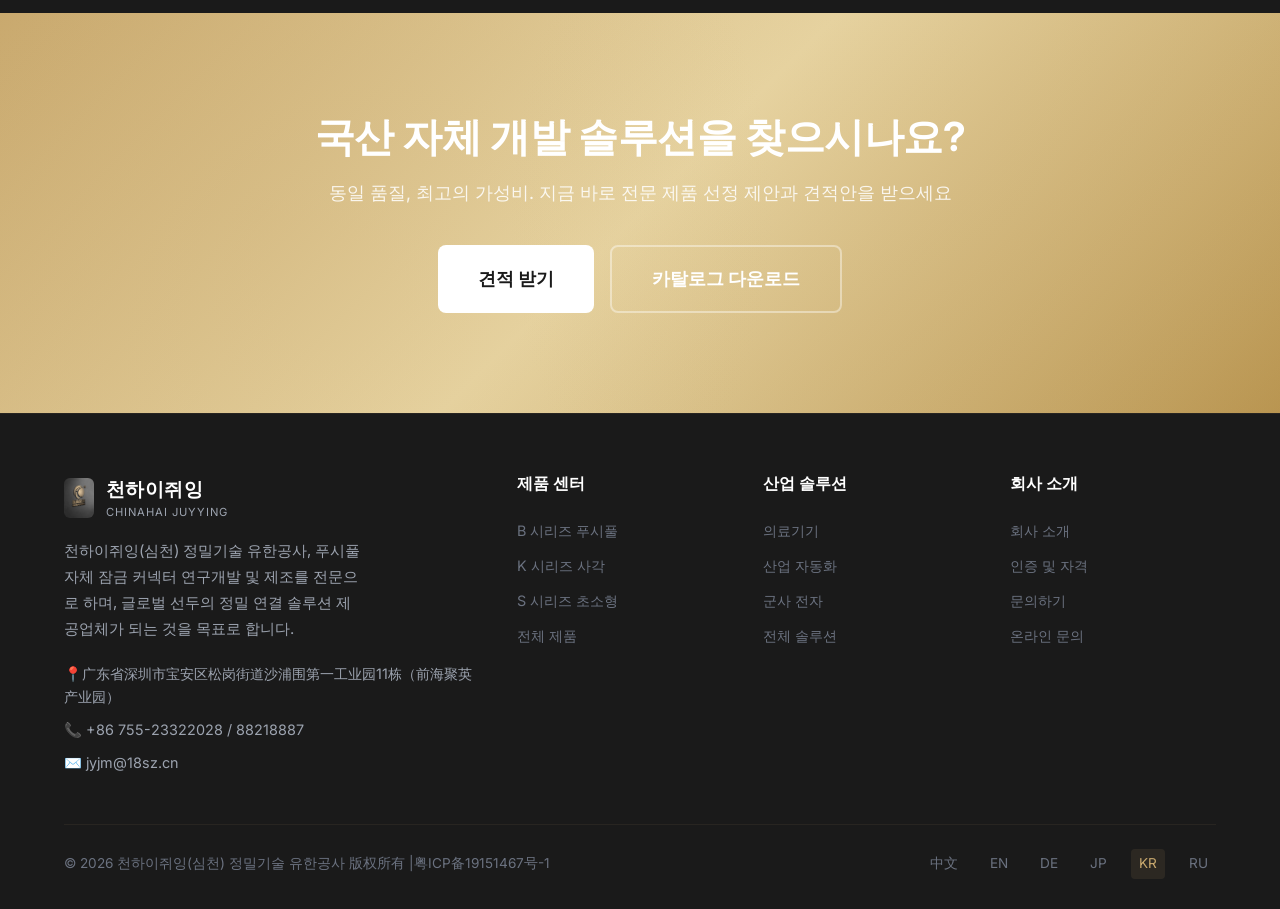
<file: ko/index.html>
﻿<!DOCTYPE html>
<html lang="ko">
<head>
  <meta charset="UTF-8">
  <meta name="viewport" content="width=device-width, initial-scale=1.0">
  <meta name="description" content="천하이쥐잉(심천) 정밀기술 유한공사 - 푸시풀 자체 잠금 커넥터 전문 제조업체, 국산 자체 개발 솔루션, 의료기기, 산업 자동화, 군사 전자 분야 적용">
  <meta name="keywords" content="푸시풀 자체 잠금 커넥터, 항공 커넥터, 국산 자체 개발, 국산 자체 개발, 의료 커넥터, 산업 커넥터, 천하이쥐잉">
  <meta name="author" content="천하이쥐잉(심천) 정밀기술 유한공사">
  <meta property="og:title" content="천하이쥐잉 - 푸시풀 자체 잠금 커넥터 전문 제조업체">
  <meta property="og:description" content="국산 자체 개발 솔루션, 10,000개 이상의 고객이 신뢰하는 선택">
  <meta property="og:type" content="website">
  <meta property="og:url" content="https://www.18sz.cn/ko/">
  <title>천하이쥐잉 - 푸시풀 자체 잠금 커넥터 전문 제조업체 | 국산 자체 개발</title>
  <link rel="icon" type="image/svg+xml" href="../assets/images/favicon.svg">
  <link rel="preconnect" href="https://fonts.googleapis.com">
  <link rel="preconnect" href="https://fonts.gstatic.com" crossorigin>
  <link href="https://fonts.googleapis.com/css2?family=Inter:wght@300;400;500;600;700;800&family=Noto+Sans+KR:wght@300;400;500;600;700;800&display=swap" rel="stylesheet">
  <link rel="stylesheet" href="../assets/css/style.css">
  <link rel="stylesheet" href="../assets/css/animations.css">
  <link rel="stylesheet" href="../assets/css/responsive.css">
</head>
<body>
  <!-- Header -->
  <header class="header" id="header">
    <div class="container">
      <a href="../" class="logo">
        <img src="../assets/images/logo-3d.jpg" alt="前海聚英" class="logo-img" style="height:40px;border-radius:6px;">
        <div class="logo-text">
          천하이쥐잉
          <span>CHINAHAI JUYYING</span>
        </div>
      </a>
      <nav class="nav">
        <div class="nav-links" id="navLinks">
          <a href="./" class="active">홈</a>
          <a href="../products/">제품 센터</a>
          <a href="../solutions/">솔루션</a>
          <a href="../about/">회사 소개</a>
          <a href="../contact/">문의하기</a>
        </div>
        <div class="lang-switcher" id="langSwitcher">
          <button class="lang-btn" aria-label="언어 변경">
            🌐 한국어
            <svg width="10" height="6" viewBox="0 0 10 6" fill="none"><path d="M1 1L5 5L9 1" stroke="currentColor" stroke-width="1.5" stroke-linecap="round"/></svg>
          </button>
          <div class="lang-dropdown">
            <a href="../">🇨🇳 中文</a>
            <a href="../en/">🇬🇧 English</a>
            <a href="../de/">🇩🇪 Deutsch</a>
            <a href="../ja/">🇯🇵 日本語</a>
            <a href="./" class="active">🇰🇷 한국어</a>
            <a href="../ru/">🇷🇺 Русский</a>
          </div>
        </div>
      </nav>
      <div class="mobile-toggle" id="mobileToggle" aria-label="메뉴">
        <span></span><span></span><span></span>
      </div>
    </div>
  </header>

  <!-- Hero Section -->
  <section class="hero" id="hero">
    <div class="hero-bg"></div>
    <div class="hero-grid"></div>
    <div class="hero-particles" id="heroParticles"></div>
    <div class="container">
      <div class="hero-content">
        <div class="hero-badge">
          <span class="hero-badge-dot"></span>
          국내 자체 개발 · 글로벌 신뢰
        </div>
        <h1>
          정밀 커넥터<br>
          <span class="gradient-text">미래 기술을 견인하다</span>
        </h1>
        <p class="hero-desc">
          천하이쥐잉은 푸시풀 자체 잠금 커넥터 연구개발 및 제조를 전문으로 합니다. 의료기기, 산업 자동화, 군사 전자 분야를 위한 국산 자체 개발 솔루션을 제공하며, 10,000개 이상의 고객이 신뢰하는 선택입니다.
        </p>
        <div class="hero-actions">
          <a href="../contact/" class="btn btn-primary btn-lg pulse-cta">견적 받기</a>
          <a href="../products/" class="btn btn-outline btn-lg">제품 카탈로그</a>
        </div>
        <div class="hero-stats">
          <div class="hero-stat">
            <div class="hero-stat-value" data-count="10000">0<span>+</span></div>
            <div class="hero-stat-label">서비스 고객</div>
          </div>
          <div class="hero-stat">
            <div class="hero-stat-value" data-count="15">0<span>년</span></div>
            <div class="hero-stat-label">산업 경험</div>
          </div>
          <div class="hero-stat">
            <div class="hero-stat-value" data-count="600">0<span>+</span></div>
            <div class="hero-stat-label">제품 시리즈</div>
          </div>
        </div>
      </div>
      <div class="hero-visual">
        <div class="hero-connector">
          <div class="connector-ring"></div>
          <div class="connector-ring"></div>
          <div class="connector-ring"></div>
          <div class="connector-center">
            <svg viewBox="0 0 24 24" xmlns="http://www.w3.org/2000/svg"><path d="M12 2C6.48 2 2 6.48 2 12s4.48 10 10 10 10-4.48 10-10S17.52 2 12 2zm-2 15l-5-5 1.41-1.41L10 14.17l7.59-7.59L19 8l-9 9z"/></svg>
          </div>
          <div class="connector-dot"></div>
          <div class="connector-dot"></div>
          <div class="connector-dot"></div>
          <div class="connector-dot"></div>
        </div>
      </div>
    </div>
    <div class="scroll-indicator">
      <span>아래로 스크롤</span>
      <div class="scroll-indicator-line"></div>
    </div>
  </section>

  <!-- Features / Advantages Section -->
  <section class="section" id="features">
    <div class="container">
      <div class="section-header fade-in">
        <h2>핵심 우위</h2>
        <p>15년간 커넥터 분야에 집중하며, 품질과 혁신으로 가치를 창출합니다</p>
      </div>
      <div class="features-grid">
        <div class="feature-card fade-in stagger-1">
          <div class="feature-icon"><svg width="28" height="28" viewBox="0 0 24 24" fill="none" stroke="currentColor" stroke-width="1.8" stroke-linecap="round" stroke-linejoin="round"><path d="M6 9H4.5a2.5 2.5 0 0 1 0-5H6"/><path d="M18 9h1.5a2.5 2.5 0 0 0 0-5H18"/><path d="M4 22h16"/><path d="M10 14.66V17c0 .55-.47.98-.97 1.21C7.85 18.75 7 20.24 7 22"/><path d="M14 14.66V17c0 .55.47.98.97 1.21C16.15 18.75 17 20.24 17 22"/><path d="M18 2H6v7a6 6 0 0 0 12 0V2Z"/></svg></div>
          <h4>품질 보증</h4>
          <p>ISO 9001 인증 체계, 모든 제품은 32단계 품질 검사 공정을 거쳐 결함 없는 제품 제공을 보장합니다</p>
        </div>
        <div class="feature-card fade-in stagger-2">
          <div class="feature-icon"><svg width="28" height="28" viewBox="0 0 24 24" fill="none" stroke="currentColor" stroke-width="1.8" stroke-linecap="round" stroke-linejoin="round"><polygon points="13 2 3 14 12 14 11 22 21 10 12 10 13 2"/></svg></div>
          <h4>빠른 배송</h4>
          <p>표준품 7일 출고, 맞춤형 제품 15일 샘플링, 자사 공장으로 민첩한 제조 실현</p>
        </div>
        <div class="feature-card fade-in stagger-3">
          <div class="feature-icon"><svg width="28" height="28" viewBox="0 0 24 24" fill="none" stroke="currentColor" stroke-width="1.8" stroke-linecap="round" stroke-linejoin="round"><path d="M14.7 6.3a1 1 0 0 0 0 1.4l1.6 1.6a1 1 0 0 0 1.4 0l3.77-3.77a6 6 0 0 1-7.94 7.94l-6.91 6.91a2.12 2.12 0 0 1-3-3l6.91-6.91a6 6 0 0 1 7.94-7.94l-3.76 3.76z"/></svg></div>
          <h4>맞춤형 커스터마이징</h4>
          <p>핀 수, 케이블, 커넥터, 하우징 전방위 커스터마이징 지원, 개인화된 요구 충족</p>
        </div>
        <div class="feature-card fade-in stagger-4">
          <div class="feature-icon"><svg width="28" height="28" viewBox="0 0 24 24" fill="none" stroke="currentColor" stroke-width="1.8" stroke-linecap="round" stroke-linejoin="round"><path d="M14 2H6a2 2 0 0 0-2 2v16a2 2 0 0 0 2 2h12a2 2 0 0 0 2-2V8z"/><polyline points="14 2 14 8 20 8"/><line x1="16" y1="13" x2="8" y2="13"/><line x1="16" y1="17" x2="8" y2="17"/><polyline points="10 9 9 9 8 9"/></svg></div>
          <h4>국제 인증</h4>
          <p>CE, RoHS, REACH 등 국제 인증 획득, 제품이 글로벌 시장에서 유통됩니다</p>
        </div>
        <div class="feature-card fade-in stagger-5">
          <div class="feature-icon"><svg width="28" height="28" viewBox="0 0 24 24" fill="none" stroke="currentColor" stroke-width="1.8" stroke-linecap="round" stroke-linejoin="round"><line x1="12" y1="1" x2="12" y2="23"/><path d="M17 5H9.5a3.5 3.5 0 0 0 0 7h5a3.5 3.5 0 0 1 0 7H6"/></svg></div>
          <h4>최고의 가성비</h4>
          <p>동일 품질 대비 가격 40-60% 절감, 수입 브랜드 국내 자체 개발 실현</p>
        </div>
        <div class="feature-card fade-in stagger-6">
          <div class="feature-icon"><svg width="28" height="28" viewBox="0 0 24 24" fill="none" stroke="currentColor" stroke-width="1.8" stroke-linecap="round" stroke-linejoin="round"><path d="M20.84 4.61a5.5 5.5 0 0 0-7.78 0L12 5.67l-1.06-1.06a5.5 5.5 0 0 0-7.78 7.78l1.06 1.06L12 21.23l7.78-7.78 1.06-1.06a5.5 5.5 0 0 0 0-7.78z"/></svg></div>
          <h4>전문 서비스</h4>
          <p>1:1 기술 지원, 7×24시간 응답, 평생 애프터서비스 보장</p>
        </div>
      </div>
    </div>
  </section>

  <!-- Products Section -->
  <section class="section section-dark" id="products">
    <div class="container">
      <div class="section-header fade-in">
        <h2>제품 시리즈</h2>
        <p>세 가지 핵심 시리즈, 전 시나리오 연결 요구 충족</p>
      </div>
      <div class="product-cards">
        <!-- B Series -->
        <div class="product-card fade-in stagger-1">
          <div class="product-card-image zoom-hover">
            <svg viewBox="0 0 100 100" xmlns="http://www.w3.org/2000/svg">
              <circle cx="50" cy="50" r="35" fill="none" stroke="currentColor" stroke-width="3"/>
              <circle cx="50" cy="50" r="20" fill="none" stroke="currentColor" stroke-width="2"/>
              <circle cx="50" cy="50" r="8" fill="currentColor"/>
            </svg>
          </div>
          <div class="product-card-body">
            <span class="product-card-series">B 시리즈</span>
            <h3>푸시풀 자체 잠금 커넥터</h3>
            <p>국산 프리미엄 B 시리즈 호환, 전체 사이즈 2-64핀 커버, 금속 하우징 푸시풀 자체 잠금 구조</p>
            <div class="product-card-specs">
              <div class="product-spec"><span class="product-spec-icon">●</span> 2-64핀</div>
              <div class="product-spec"><span class="product-spec-icon">●</span> IP50/IP67</div>
              <div class="product-spec"><span class="product-spec-icon">●</span> 500V 정격</div>
              <div class="product-spec"><span class="product-spec-icon">●</span> 5,000회 삽입/분리</div>
            </div>
            <a href="../products/b-series/" class="btn btn-outline btn-sm">자세히 보기</a>
          </div>
        </div>
        <!-- K Series -->
        <div class="product-card fade-in stagger-2">
          <div class="product-card-image zoom-hover">
            <svg viewBox="0 0 100 100" xmlns="http://www.w3.org/2000/svg">
              <rect x="20" y="20" width="60" height="60" rx="8" fill="none" stroke="currentColor" stroke-width="3"/>
              <rect x="35" y="35" width="30" height="30" rx="4" fill="none" stroke="currentColor" stroke-width="2"/>
              <circle cx="50" cy="50" r="6" fill="currentColor"/>
            </svg>
          </div>
          <div class="product-card-body">
            <span class="product-card-series">K 시리즈</span>
            <h3>사각 하우징 커넥터</h3>
            <p>국산 프리미엄 K 시리즈 호환, 사각 금속 하우징, 다핀 고밀도, 패널 마운트에 적합</p>
            <div class="product-card-specs">
              <div class="product-spec"><span class="product-spec-icon">●</span> 3-104핀</div>
              <div class="product-spec"><span class="product-spec-icon">●</span> IP50</div>
              <div class="product-spec"><span class="product-spec-icon">●</span> 고밀도 배열</div>
              <div class="product-spec"><span class="product-spec-icon">●</span> 패널/케이블</div>
            </div>
            <a href="../products/k-series/" class="btn btn-outline btn-sm">자세히 보기</a>
          </div>
        </div>
        <!-- S Series -->
        <div class="product-card fade-in stagger-3">
          <div class="product-card-image zoom-hover">
            <svg viewBox="0 0 100 100" xmlns="http://www.w3.org/2000/svg">
              <ellipse cx="50" cy="50" rx="30" ry="38" fill="none" stroke="currentColor" stroke-width="3"/>
              <ellipse cx="50" cy="50" rx="15" ry="22" fill="none" stroke="currentColor" stroke-width="2"/>
              <circle cx="50" cy="50" r="5" fill="currentColor"/>
            </svg>
          </div>
          <div class="product-card-body">
            <span class="product-card-series">S 시리즈</span>
            <h3>초소형 커넥터</h3>
            <p>국산 프리미엄 S 시리즈 호환, 초소형 체적, 경량 설계, 정밀 기기에 적합</p>
            <div class="product-card-specs">
              <div class="product-spec"><span class="product-spec-icon">●</span> 2-10핀</div>
              <div class="product-spec"><span class="product-spec-icon">●</span> IP50</div>
              <div class="product-spec"><span class="product-spec-icon">●</span> 마이크로 하우징</div>
              <div class="product-spec"><span class="product-spec-icon">●</span> ≤8mm 외경</div>
            </div>
            <a href="../products/s-series/" class="btn btn-outline btn-sm">자세히 보기</a>
          </div>
        </div>
      </div>
    </div>
  </section>

  <!-- Solutions / Industries Section -->
  <section class="section" id="solutions">
    <div class="container">
      <div class="section-header fade-in">
        <h2>산업 솔루션</h2>
        <p>핵심 산업에 깊이 집중하며 전문적인 연결 솔루션 제공</p>
      </div>
      <div class="solutions-grid">
        <div class="solution-card fade-in stagger-1">
          <div class="solution-card-image">
            <div class="solution-bg solution-medical"><svg width="40" height="40" viewBox="0 0 24 24" fill="none" stroke="currentColor" stroke-width="1.5" stroke-linecap="round" stroke-linejoin="round"><path d="M22 12h-4l-3 9L9 3l-3 9H2"/></svg></div>
          </div>
          <div class="solution-card-body">
            <h3>의료기기</h3>
            <p>의료 장비의 엄격한 요구사항 충족, 생체 적합성 하우징, 멸균 지원</p>
            <div class="solution-features">
              <div class="solution-feature"><span class="solution-feature-check">✓</span> ISO 13485 의료기기 인증</div>
              <div class="solution-feature"><span class="solution-feature-check">✓</span> FDA 호환 소재</div>
              <div class="solution-feature"><span class="solution-feature-check">✓</span> 고온/화학 소독 지원</div>
              <div class="solution-feature"><span class="solution-feature-check">✓</span> 낮은 신호 감쇄</div>
            </div>
          </div>
        </div>
        <div class="solution-card fade-in stagger-2">
          <div class="solution-card-image">
            <div class="solution-bg solution-industrial"><svg width="40" height="40" viewBox="0 0 24 24" fill="none" stroke="currentColor" stroke-width="1.5" stroke-linecap="round" stroke-linejoin="round"><rect x="2" y="2" width="20" height="8" rx="2" ry="2"/><rect x="2" y="14" width="20" height="8" rx="2" ry="2"/><line x1="6" y1="6" x2="6.01" y2="6"/><line x1="6" y1="18" x2="6.01" y2="18"/></svg></div>
          </div>
          <div class="solution-card-body">
            <h3>산업 자동화</h3>
            <p>진동 저항, 내유성, 산업 환경의 장기 안정적 운영 보장</p>
            <div class="solution-features">
              <div class="solution-feature"><span class="solution-feature-check">✓</span> IP67 방수/방진</div>
              <div class="solution-feature"><span class="solution-feature-check">✓</span> 진동/충격 저항</div>
              <div class="solution-feature"><span class="solution-feature-check">✓</span> 로봇 관절 적용</div>
              <div class="solution-feature"><span class="solution-feature-check">✓</span> 내유/내식성</div>
            </div>
          </div>
        </div>
        <div class="solution-card fade-in stagger-3">
          <div class="solution-card-image">
            <div class="solution-bg solution-military"><svg width="40" height="40" viewBox="0 0 24 24" fill="none" stroke="currentColor" stroke-width="1.5" stroke-linecap="round" stroke-linejoin="round"><path d="M12 22s8-4 8-10V5l-8-3-8 3v7c0 6 8 10 8 10z"/></svg></div>
          </div>
          <div class="solution-card-body">
            <h3>군사 및 방위</h3>
            <p>국군 규격 요구사항 충족, 극한 환경에서 안정적인 연결</p>
            <div class="solution-features">
              <div class="solution-feature"><span class="solution-feature-check">✓</span> 국군 규격 인증</div>
              <div class="solution-feature"><span class="solution-feature-check">✓</span> -55℃~+125℃ 작동 온도</div>
              <div class="solution-feature"><span class="solution-feature-check">✓</span> EMI 방지</div>
              <div class="solution-feature"><span class="solution-feature-check">✓</span> 엄격한 품질 추적</div>
            </div>
          </div>
        </div>
      </div>
    </div>
  </section>

  <!-- Clients Section -->
  <section class="section section-dark" id="clients">
    <div class="container">
      <div class="section-header fade-in">
        <h2>고객 신뢰</h2>
        <p>10,000개 이상의 고객에게 서비스 제공, 50개 이상의 국가와 지역에 커버</p>
      </div>
      <div class="clients-grid fade-in">
        <div class="client-logo">의료 기술<br>TOP100</div>
        <div class="client-logo">산업 자동화<br>선도 기업</div>
        <div class="client-logo">군사 연구<br>기관</div>
        <div class="client-logo">로봇<br>선도 기업</div>
        <div class="client-logo">항공우주<br>연구소</div>
        <div class="client-logo">반도체<br>장비 제조사</div>
      </div>
      <div class="clients-grid fade-in">
        <div class="client-logo">통신 장비<br>제조업체</div>
        <div class="client-logo">신에너지<br>자동차</div>
        <div class="client-logo">테스트 측정<br>기기 제조사</div>
        <div class="client-logo">저공 경제<br>eVTOL</div>
        <div class="client-logo">스마트 장비<br>시스템 통합</div>
        <div class="client-logo">광전 센서<br>제조업체</div>
      </div>
    </div>
  </section>

  <!-- Certifications Section -->
  <section class="section" id="certifications">
    <div class="container">
      <div class="section-header fade-in">
        <h2>인증 및 자격</h2>
        <p>국제 인증加持, 품질 글로벌 통행</p>
      </div>
      <div class="cert-grid">
        <div class="cert-card fade-in stagger-1">
          <div class="cert-icon"><svg width="28" height="28" viewBox="0 0 24 24" fill="none" stroke="currentColor" stroke-width="1.8" stroke-linecap="round" stroke-linejoin="round"><path d="M12 2l3.09 6.26L22 9.27l-5 4.87 1.18 6.88L12 17.77l-6.18 3.25L7 14.14 2 9.27l6.91-1.01L12 2z"/></svg></div>
          <h4>ISO 9001</h4>
          <p>품질 경영 시스템 인증</p>
        </div>
        <div class="cert-card fade-in stagger-2">
          <div class="cert-icon"><svg width="28" height="28" viewBox="0 0 24 24" fill="none" stroke="currentColor" stroke-width="1.8" stroke-linecap="round" stroke-linejoin="round"><path d="M9 12l2 2 4-4"/><circle cx="12" cy="12" r="10"/></svg></div>
          <h4>CE 인증</h4>
          <p>EU 시장 진입 인증</p>
        </div>
        <div class="cert-card fade-in stagger-3">
          <div class="cert-icon"><svg width="28" height="28" viewBox="0 0 24 24" fill="none" stroke="currentColor" stroke-width="1.8" stroke-linecap="round" stroke-linejoin="round"><path d="M21 16V8a2 2 0 0 0-1-1.73l-7-4a2 2 0 0 0-2 0l-7 4A2 2 0 0 0 3 8v8a2 2 0 0 0 1 1.73l7 4a2 2 0 0 0 2 0l7-4A2 2 0 0 0 21 16z"/><polyline points="3.27 6.96 12 12.01 20.73 6.96"/><line x1="12" y1="22.08" x2="12" y2="12"/></svg></div>
          <h4>RoHS / REACH</h4>
          <p>환경 보호 규정 준수 인증</p>
        </div>
        <div class="cert-card fade-in stagger-4">
          <div class="cert-icon"><svg width="28" height="28" viewBox="0 0 24 24" fill="none" stroke="currentColor" stroke-width="1.8" stroke-linecap="round" stroke-linejoin="round"><path d="M3 9l9-7 9 7v11a2 2 0 0 1-2 2H5a2 2 0 0 1-2-2z"/><polyline points="9 22 9 12 15 12 15 22"/></svg></div>
          <h4>하이테크 기업</h4>
          <p>국가 하이테크 기업 인증</p>
        </div>
      </div>
    </div>
  </section>

  <!-- CTA Section -->
  <section class="section cta-section" id="cta">
    <div class="container">
      <div class="cta-content fade-in">
        <h2>국산 자체 개발 솔루션을 찾으시나요?</h2>
        <p>동일 품질, 최고의 가성비. 지금 바로 전문 제품 선정 제안과 견적안을 받으세요</p>
        <div class="cta-actions">
          <a href="../contact/" class="btn btn-white btn-lg">견적 받기</a>
          <a href="../products/" class="btn btn-outline btn-lg" style="border-color:rgba(255,255,255,0.4);color:#fff;">카탈로그 다운로드</a>
        </div>
      </div>
    </div>
  </section>

  <!-- Footer -->
  <footer class="footer">
    <div class="container">
      <div class="footer-grid">
        <div class="footer-brand">
          <a href="../" class="logo">
            <img src="../assets/images/logo-3d.jpg" alt="前海聚英" class="logo-img" style="height:40px;border-radius:6px;">
            <div class="logo-text">
              천하이쥐잉
              <span>CHINAHAI JUYYING</span>
            </div>
          </a>
          <p>천하이쥐잉(심천) 정밀기술 유한공사, 푸시풀 자체 잠금 커넥터 연구개발 및 제조를 전문으로 하며, 글로벌 선두의 정밀 연결 솔루션 제공업체가 되는 것을 목표로 합니다.</p>
          <div class="footer-contact">
            <div class="footer-contact-item">📍广东省深圳市宝安区松岗街道沙浦围第一工业园11栋（前海聚英产业园）</div>
            <div class="footer-contact-item">📞 +86 755-23322028 / 88218887</div>
            <div class="footer-contact-item">✉️ jyjm@18sz.cn</div>
          </div>
        </div>
        <div class="footer-column">
          <h4>제품 센터</h4>
          <a href="../products/b-series/">B 시리즈 푸시풀</a>
          <a href="../products/k-series/">K 시리즈 사각</a>
          <a href="../products/s-series/">S 시리즈 초소형</a>
          <a href="../products/">전체 제품</a>
        </div>
        <div class="footer-column">
          <h4>산업 솔루션</h4>
          <a href="../solutions/#medical">의료기기</a>
          <a href="../solutions/#industrial">산업 자동화</a>
          <a href="../solutions/#military">군사 전자</a>
          <a href="../solutions/">전체 솔루션</a>
        </div>
        <div class="footer-column">
          <h4>회사 소개</h4>
          <a href="../about/">회사 소개</a>
          <a href="../about/#certifications">인증 및 자격</a>
          <a href="../contact/">문의하기</a>
          <a href="../contact/#inquiry">온라인 문의</a>
        </div>
      </div>
      <div class="footer-bottom">
        <p>© 2026 천하이쥐잉(심천) 정밀기술 유한공사 版权所有 |粤ICP备19151467号-1</p>
        <div class="footer-lang">
          <a href="../">中文</a>
          <a href="../en/">EN</a>
          <a href="../de/">DE</a>
          <a href="../ja/">JP</a>
          <a href="./" class="active">KR</a>
          <a href="../ru/">RU</a>
        </div>
      </div>
    </div>
  </footer>

  <script src="../assets/js/main.js"></script>
</body>
</html>
</file>
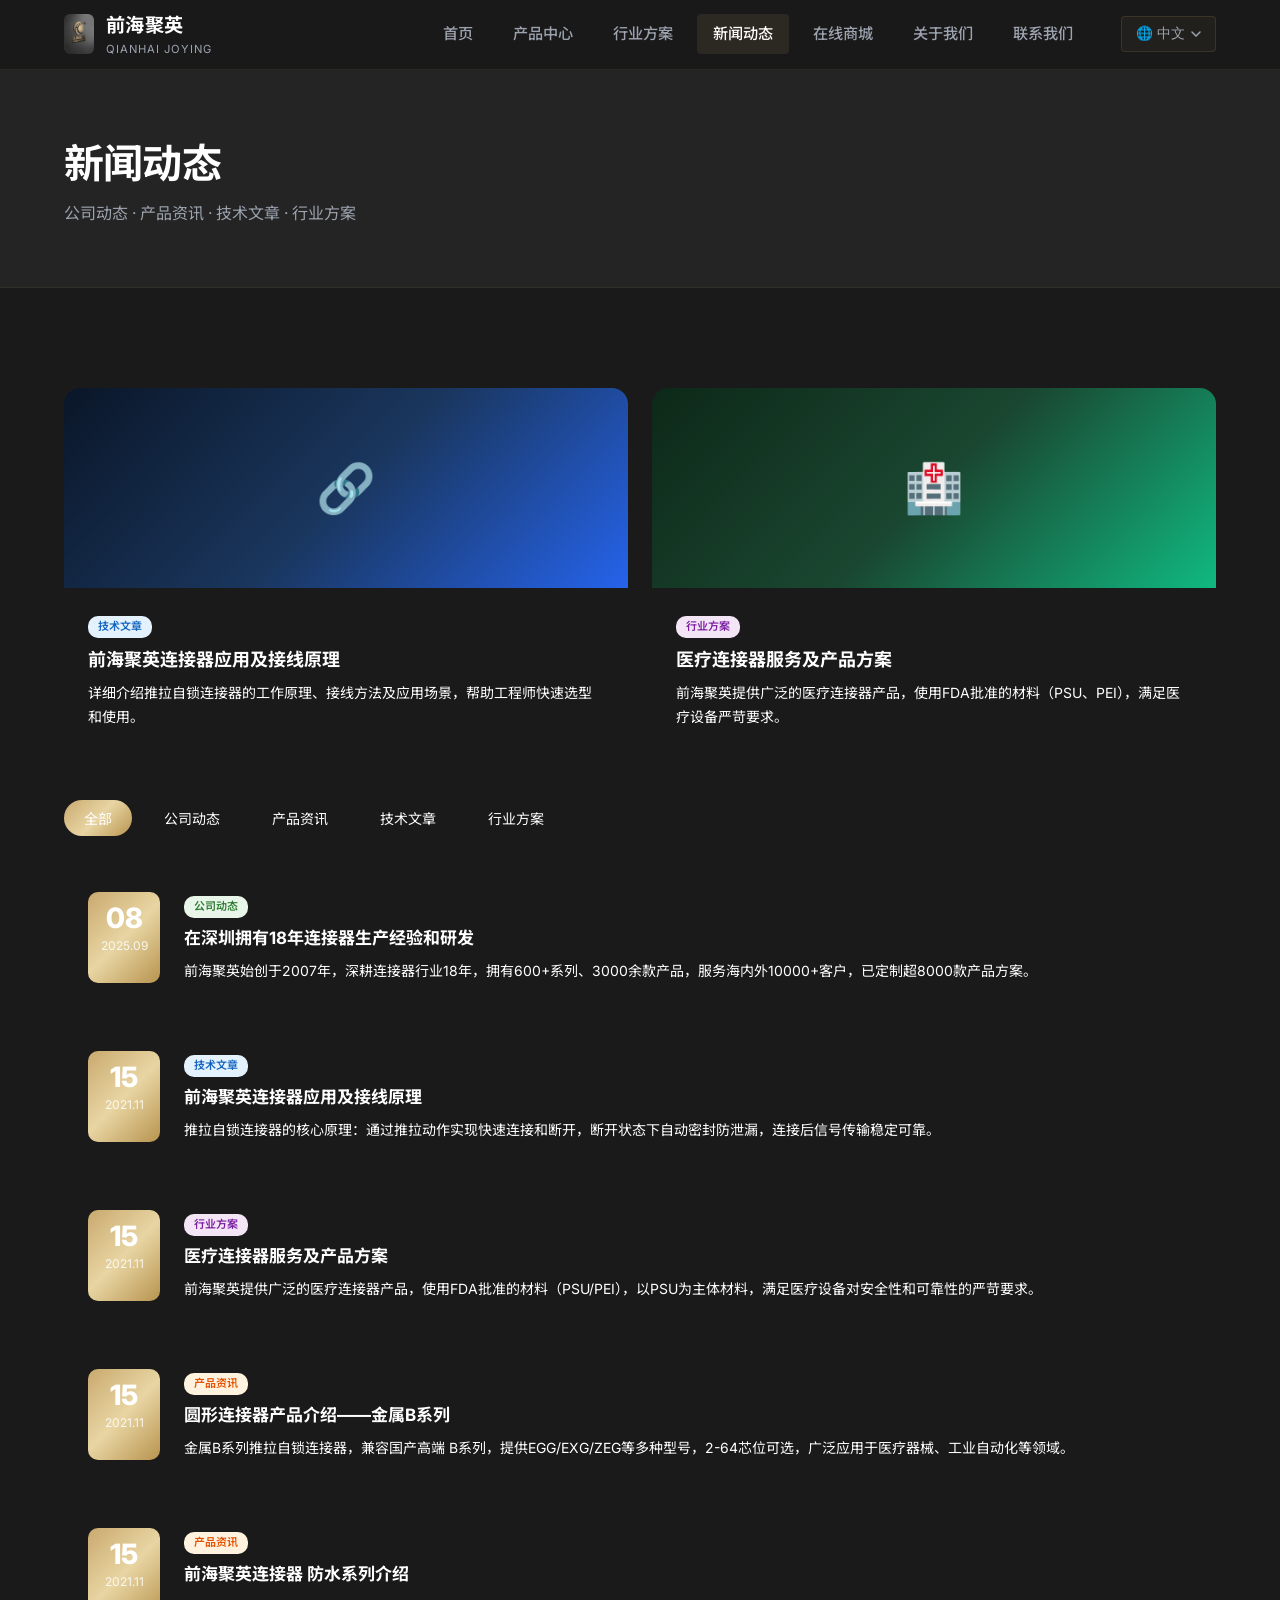
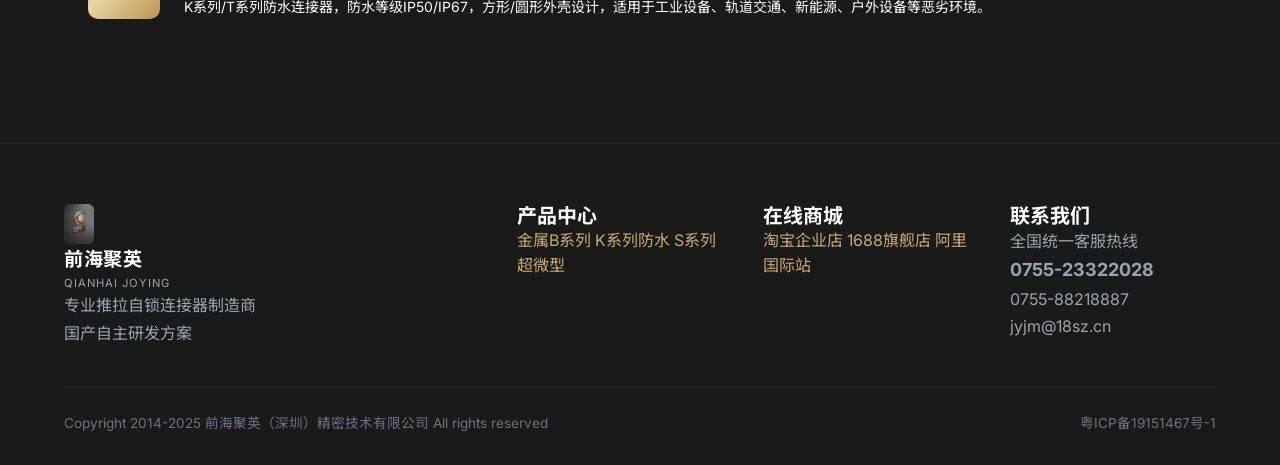
<file: news/index.html>
<!DOCTYPE html>
<html lang="zh-CN">
<head>
  <meta charset="UTF-8">
  <meta name="viewport" content="width=device-width, initial-scale=1.0">
  <meta name="description" content="前海聚英新闻动态 - 公司动态、产品资讯、技术文章、行业方案。">
  <title>新闻动态 | 前海聚英 - 推拉自锁连接器</title>
  <link rel="icon" type="image/svg+xml" href="../assets/images/favicon.svg">
  <link rel="preconnect" href="https://fonts.googleapis.com">
  <link rel="preconnect" href="https://fonts.gstatic.com" crossorigin>
  <link href="https://fonts.googleapis.com/css2?family=Inter:wght@300;400;500;600;700;800&family=Noto+Sans+SC:wght@300;400;500;600;700;800&display=swap" rel="stylesheet">
  <link rel="stylesheet" href="../assets/css/style.css">
  <link rel="stylesheet" href="../assets/css/animations.css">
  <link rel="stylesheet" href="../assets/css/responsive.css">
  <style>
    .news-filters {
      display: flex;
      gap: 12px;
      margin-bottom: 32px;
      flex-wrap: wrap;
    }
    .filter-btn {
      padding: 8px 20px;
      border-radius: 20px;
      border: 1px solid var(--border);
      background: transparent;
      color: var(--text-secondary);
      font-size: 14px;
      cursor: pointer;
      transition: all 0.3s;
      font-family: inherit;
    }
    .filter-btn:hover, .filter-btn.active {
      background: var(--gradient-primary);
      color: #fff;
      border-color: transparent;
    }
    .news-list {
      display: flex;
      flex-direction: column;
      gap: 20px;
    }
    .news-item {
      display: flex;
      gap: 24px;
      padding: 24px;
      background: var(--card-bg);
      border: 1px solid var(--border);
      border-radius: 12px;
      transition: all 0.3s;
      cursor: pointer;
      text-decoration: none;
      color: inherit;
    }
    .news-item:hover {
      transform: translateX(4px);
      border-color: var(--accent-primary);
      box-shadow: 0 4px 20px rgba(0,0,0,0.08);
    }
    .news-date-box {
      min-width: 72px;
      text-align: center;
      padding: 12px;
      background: var(--gradient-primary);
      border-radius: 10px;
      color: #fff;
      flex-shrink: 0;
    }
    .news-date-box .day {
      font-size: 28px;
      font-weight: 800;
      line-height: 1;
    }
    .news-date-box .month {
      font-size: 12px;
      opacity: 0.85;
      margin-top: 4px;
    }
    .news-content {
      flex: 1;
    }
    .news-tag {
      display: inline-block;
      padding: 2px 10px;
      border-radius: 10px;
      font-size: 11px;
      font-weight: 600;
      margin-bottom: 8px;
    }
    .tag-tech { background: #e3f2fd; color: #1565c0; }
    .tag-product { background: #fff3e0; color: #e65100; }
    .tag-company { background: #e8f5e9; color: #2e7d32; }
    .tag-solution { background: #f3e5f5; color: #7b1fa2; }
    .news-title {
      font-size: 17px;
      font-weight: 700;
      margin-bottom: 8px;
      color: var(--text-primary);
      line-height: 1.5;
    }
    .news-item:hover .news-title {
      color: var(--accent-primary);
    }
    .news-excerpt {
      font-size: 14px;
      color: var(--text-muted);
      line-height: 1.7;
    }
    .featured-news {
      display: grid;
      grid-template-columns: 1fr 1fr;
      gap: 24px;
      margin-bottom: 48px;
    }
    .featured-card {
      background: var(--card-bg);
      border: 1px solid var(--border);
      border-radius: 16px;
      overflow: hidden;
      transition: all 0.3s;
    }
    .featured-card:hover {
      transform: translateY(-4px);
      box-shadow: 0 12px 40px rgba(0,0,0,0.12);
    }
    .featured-img {
      height: 200px;
      background: linear-gradient(135deg, #0a1628 0%, #1a365d 50%, #2563eb 100%);
      display: flex;
      align-items: center;
      justify-content: center;
      color: #fff;
      font-size: 48px;
    }
    .featured-body {
      padding: 24px;
    }
    .featured-body .news-title {
      font-size: 18px;
    }
    @media (max-width: 768px) {
      .featured-news { grid-template-columns: 1fr; }
      .news-item { flex-direction: column; gap: 16px; }
    }
  </style>
</head>
<body>
  <!-- Header -->
  <header class="header scrolled" id="header">
    <div class="container">
      <a href="../" class="logo">
        <img src="../assets/images/logo-3d.jpg" alt="前海聚英" class="logo-img" style="height:40px;border-radius:6px;">
        <div class="logo-text">前海聚英<span>QIANHAI JOYING</span></div>
      </a>
      <nav class="nav">
        <div class="nav-links" id="navLinks">
          <a href="../">首页</a>
          <a href="../products/">产品中心</a>
          <a href="../solutions/">行业方案</a>
          <a href="../news/" class="active">新闻动态</a>
          <a href="../shop/">在线商城</a>
          <a href="../about/">关于我们</a>
          <a href="../contact/">联系我们</a>
        </div>
        <div class="lang-switcher" id="langSwitcher">
          <button class="lang-btn">🌐 中文 <svg width="10" height="6" viewBox="0 0 10 6" fill="none"><path d="M1 1L5 5L9 1" stroke="currentColor" stroke-width="1.5" stroke-linecap="round"/></svg></button>
          <div class="lang-dropdown">
            <a href="../news/" class="active">🇨🇳 中文</a>
            <a href="/en/news/">🇬🇧 English</a>
          </div>
        </div>
      </nav>
      <div class="mobile-toggle" id="mobileToggle"><span></span><span></span><span></span></div>
    </div>
  </header>

  <!-- Page Header -->
  <div class="page-header">
    <div class="container">
      <div class="page-header-content">
        <h1>新闻动态</h1>
        <p>公司动态 · 产品资讯 · 技术文章 · 行业方案</p>
      </div>
    </div>
  </div>

  <!-- Featured News -->
  <section class="section">
    <div class="container">
      <div class="featured-news">
        <div class="featured-card">
          <div class="featured-img">🔗</div>
          <div class="featured-body">
            <span class="news-tag tag-tech">技术文章</span>
            <h3 class="news-title">前海聚英连接器应用及接线原理</h3>
            <p class="news-excerpt">详细介绍推拉自锁连接器的工作原理、接线方法及应用场景，帮助工程师快速选型和使用。</p>
          </div>
        </div>
        <div class="featured-card">
          <div class="featured-img" style="background:linear-gradient(135deg,#0d2818 0%,#1a4731 50%,#10b981 100%);">🏥</div>
          <div class="featured-body">
            <span class="news-tag tag-solution">行业方案</span>
            <h3 class="news-title">医疗连接器服务及产品方案</h3>
            <p class="news-excerpt">前海聚英提供广泛的医疗连接器产品，使用FDA批准的材料（PSU、PEI），满足医疗设备严苛要求。</p>
          </div>
        </div>
      </div>

      <!-- Filters -->
      <div class="news-filters">
        <button class="filter-btn active">全部</button>
        <button class="filter-btn">公司动态</button>
        <button class="filter-btn">产品资讯</button>
        <button class="filter-btn">技术文章</button>
        <button class="filter-btn">行业方案</button>
      </div>

      <!-- News List -->
      <div class="news-list">
        <a class="news-item" href="#">
          <div class="news-date-box">
            <div class="day">08</div>
            <div class="month">2025.09</div>
          </div>
          <div class="news-content">
            <span class="news-tag tag-company">公司动态</span>
            <h3 class="news-title">在深圳拥有18年连接器生产经验和研发</h3>
            <p class="news-excerpt">前海聚英始创于2007年，深耕连接器行业18年，拥有600+系列、3000余款产品，服务海内外10000+客户，已定制超8000款产品方案。</p>
          </div>
        </a>

        <a class="news-item" href="#">
          <div class="news-date-box">
            <div class="day">15</div>
            <div class="month">2021.11</div>
          </div>
          <div class="news-content">
            <span class="news-tag tag-tech">技术文章</span>
            <h3 class="news-title">前海聚英连接器应用及接线原理</h3>
            <p class="news-excerpt">推拉自锁连接器的核心原理：通过推拉动作实现快速连接和断开，断开状态下自动密封防泄漏，连接后信号传输稳定可靠。</p>
          </div>
        </a>

        <a class="news-item" href="#">
          <div class="news-date-box">
            <div class="day">15</div>
            <div class="month">2021.11</div>
          </div>
          <div class="news-content">
            <span class="news-tag tag-solution">行业方案</span>
            <h3 class="news-title">医疗连接器服务及产品方案</h3>
            <p class="news-excerpt">前海聚英提供广泛的医疗连接器产品，使用FDA批准的材料（PSU/PEI），以PSU为主体材料，满足医疗设备对安全性和可靠性的严苛要求。</p>
          </div>
        </a>

        <a class="news-item" href="#">
          <div class="news-date-box">
            <div class="day">15</div>
            <div class="month">2021.11</div>
          </div>
          <div class="news-content">
            <span class="news-tag tag-product">产品资讯</span>
            <h3 class="news-title">圆形连接器产品介绍——金属B系列</h3>
            <p class="news-excerpt">金属B系列推拉自锁连接器，兼容国产高端 B系列，提供EGG/EXG/ZEG等多种型号，2-64芯位可选，广泛应用于医疗器械、工业自动化等领域。</p>
          </div>
        </a>

        <a class="news-item" href="#">
          <div class="news-date-box">
            <div class="day">15</div>
            <div class="month">2021.11</div>
          </div>
          <div class="news-content">
            <span class="news-tag tag-product">产品资讯</span>
            <h3 class="news-title">前海聚英连接器 防水系列介绍</h3>
            <p class="news-excerpt">K系列/T系列防水连接器，防水等级IP50/IP67，方形/圆形外壳设计，适用于工业设备、轨道交通、新能源、户外设备等恶劣环境。</p>
          </div>
        </a>
      </div>
    </div>
  </section>

  <!-- Footer -->
  <footer class="footer">
    <div class="container">
      <div class="footer-grid">
        <div class="footer-col">
          <div class="footer-brand">
            <img src="../assets/images/logo-3d.jpg" alt="前海聚英" class="logo-img" style="height:40px;border-radius:6px;">
            <div class="logo-text">前海聚英<span>QIANHAI JOYING</span></div>
          </div>
          <p class="footer-desc">专业推拉自锁连接器制造商<br>国产自主研发方案</p>
        </div>
        <div class="footer-col">
          <h4>产品中心</h4>
          <a href="../products/b-series/">金属B系列</a>
          <a href="../products/k-series/">K系列防水</a>
          <a href="../products/s-series/">S系列超微型</a>
        </div>
        <div class="footer-col">
          <h4>在线商城</h4>
          <a href="https://www.taobao.com/list/dianpu/328734118.htm" target="_blank">淘宝企业店</a>
          <a href="https://shop1843i6m74m700.1688.com/" target="_blank">1688旗舰店</a>
          <a href="https://18sz.en.alibaba.com/" target="_blank">阿里国际站</a>
        </div>
        <div class="footer-col">
          <h4>联系我们</h4>
          <p>全国统一客服热线</p>
          <p style="font-weight:700;font-size:18px;">0755-23322028</p>
          <p>0755-88218887</p>
          <p>jyjm@18sz.cn</p>
        </div>
      </div>
      <div class="footer-bottom">
        <p>Copyright 2014-2025 前海聚英（深圳）精密技术有限公司 All rights reserved</p>
        <p>粤ICP备19151467号-1</p>
      </div>
    </div>
  </footer>
</body>
</html>
</file>
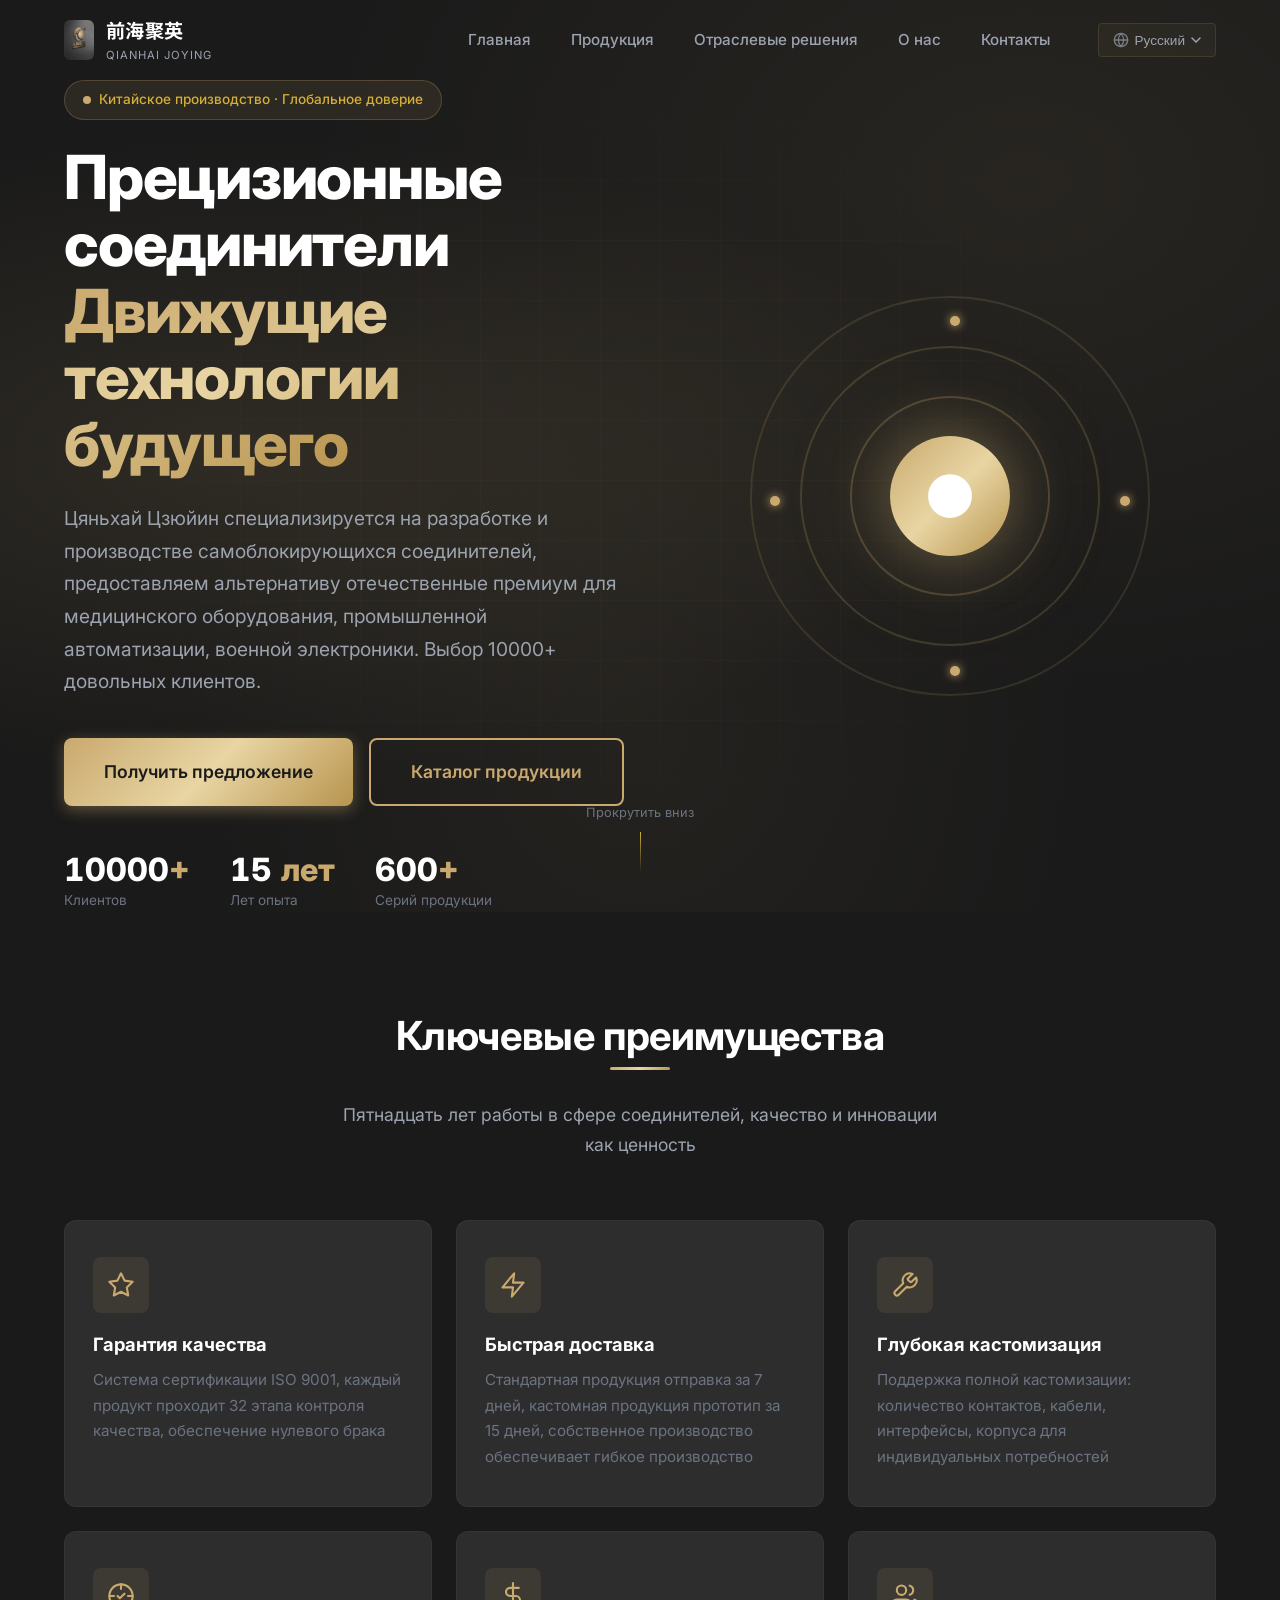
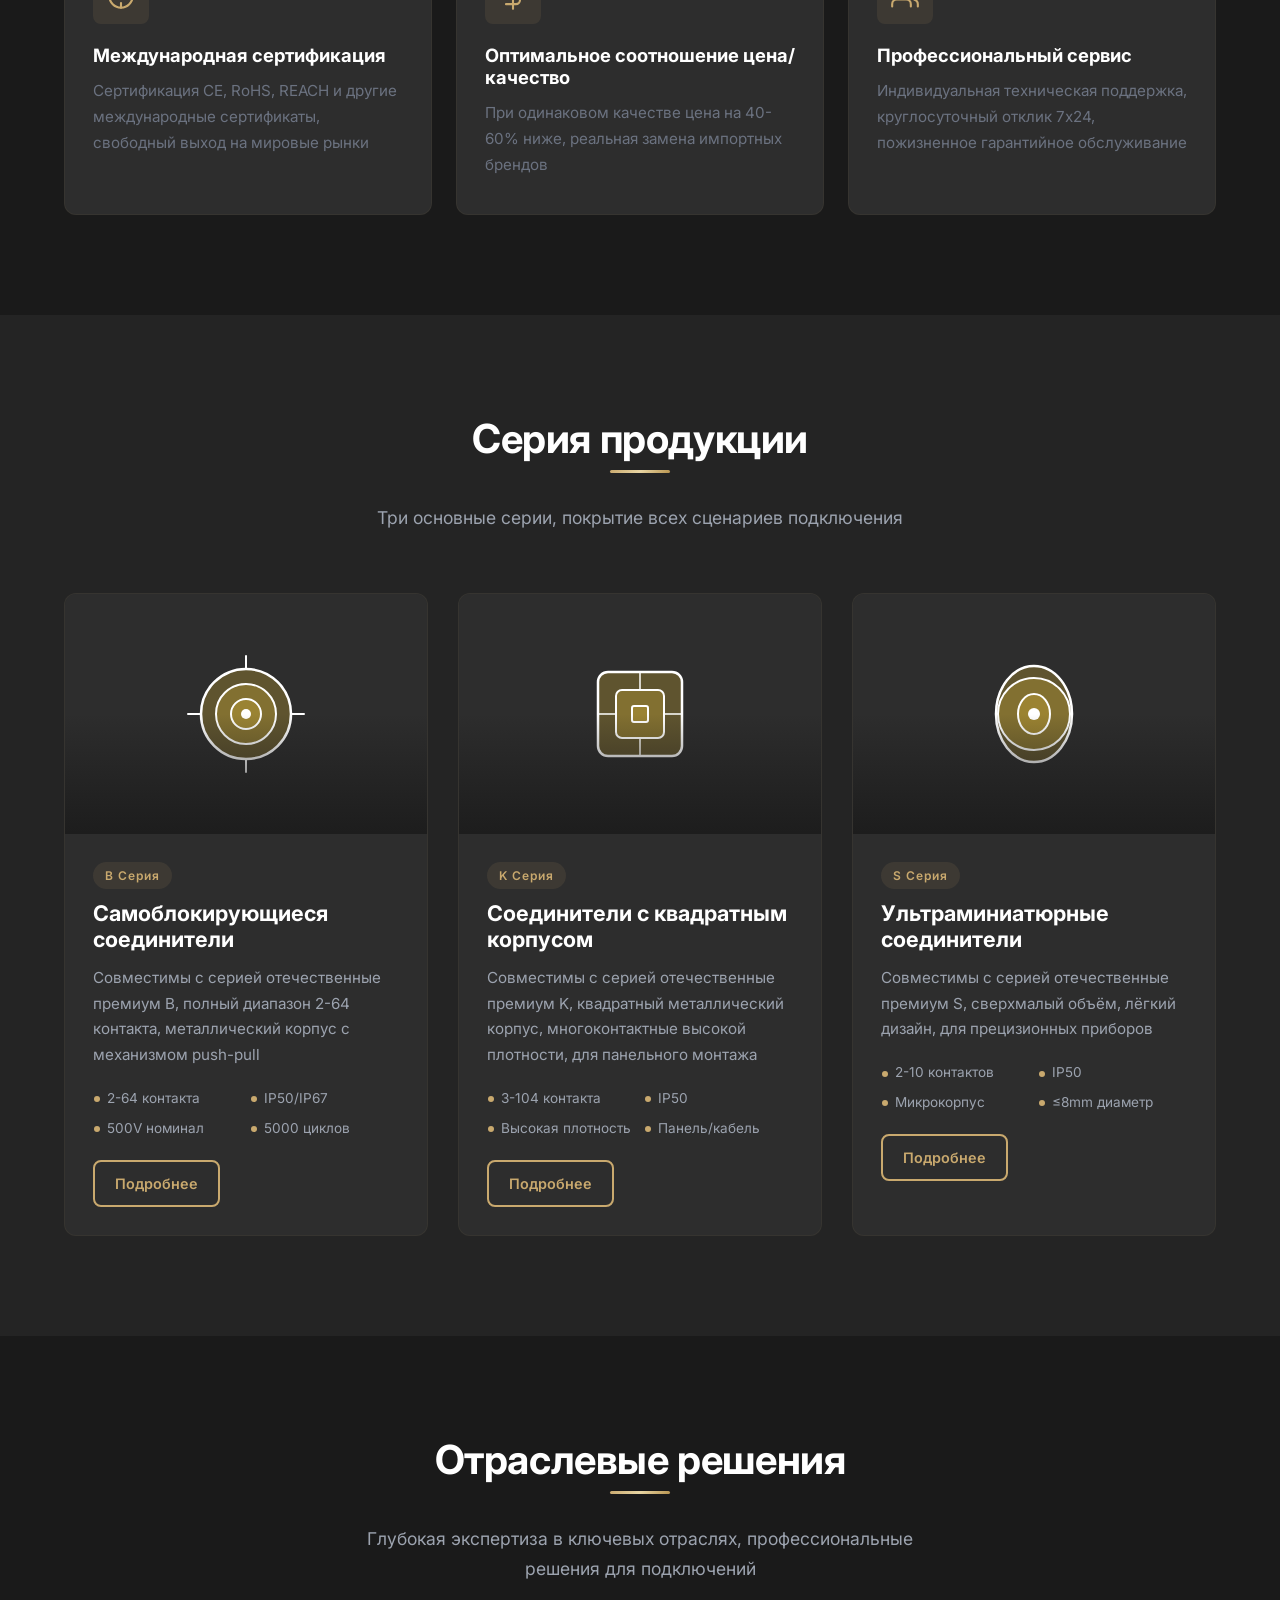
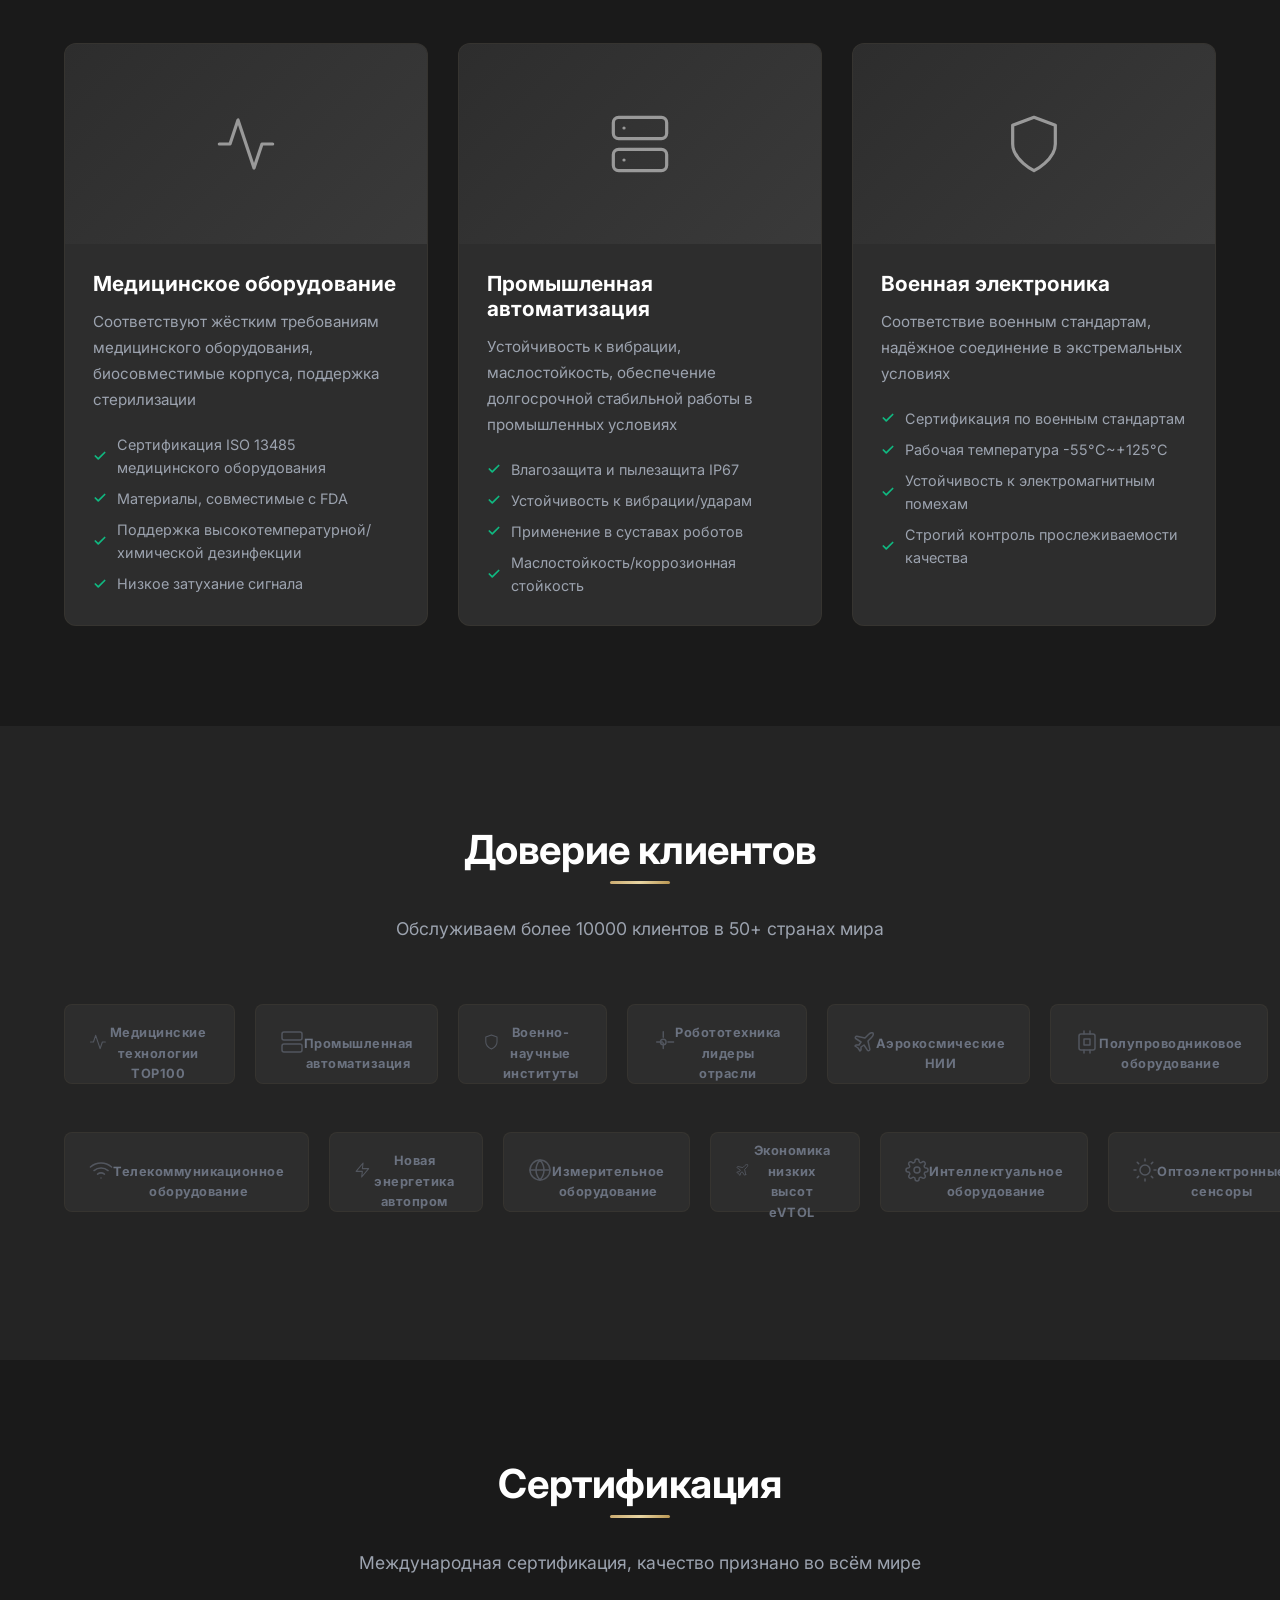
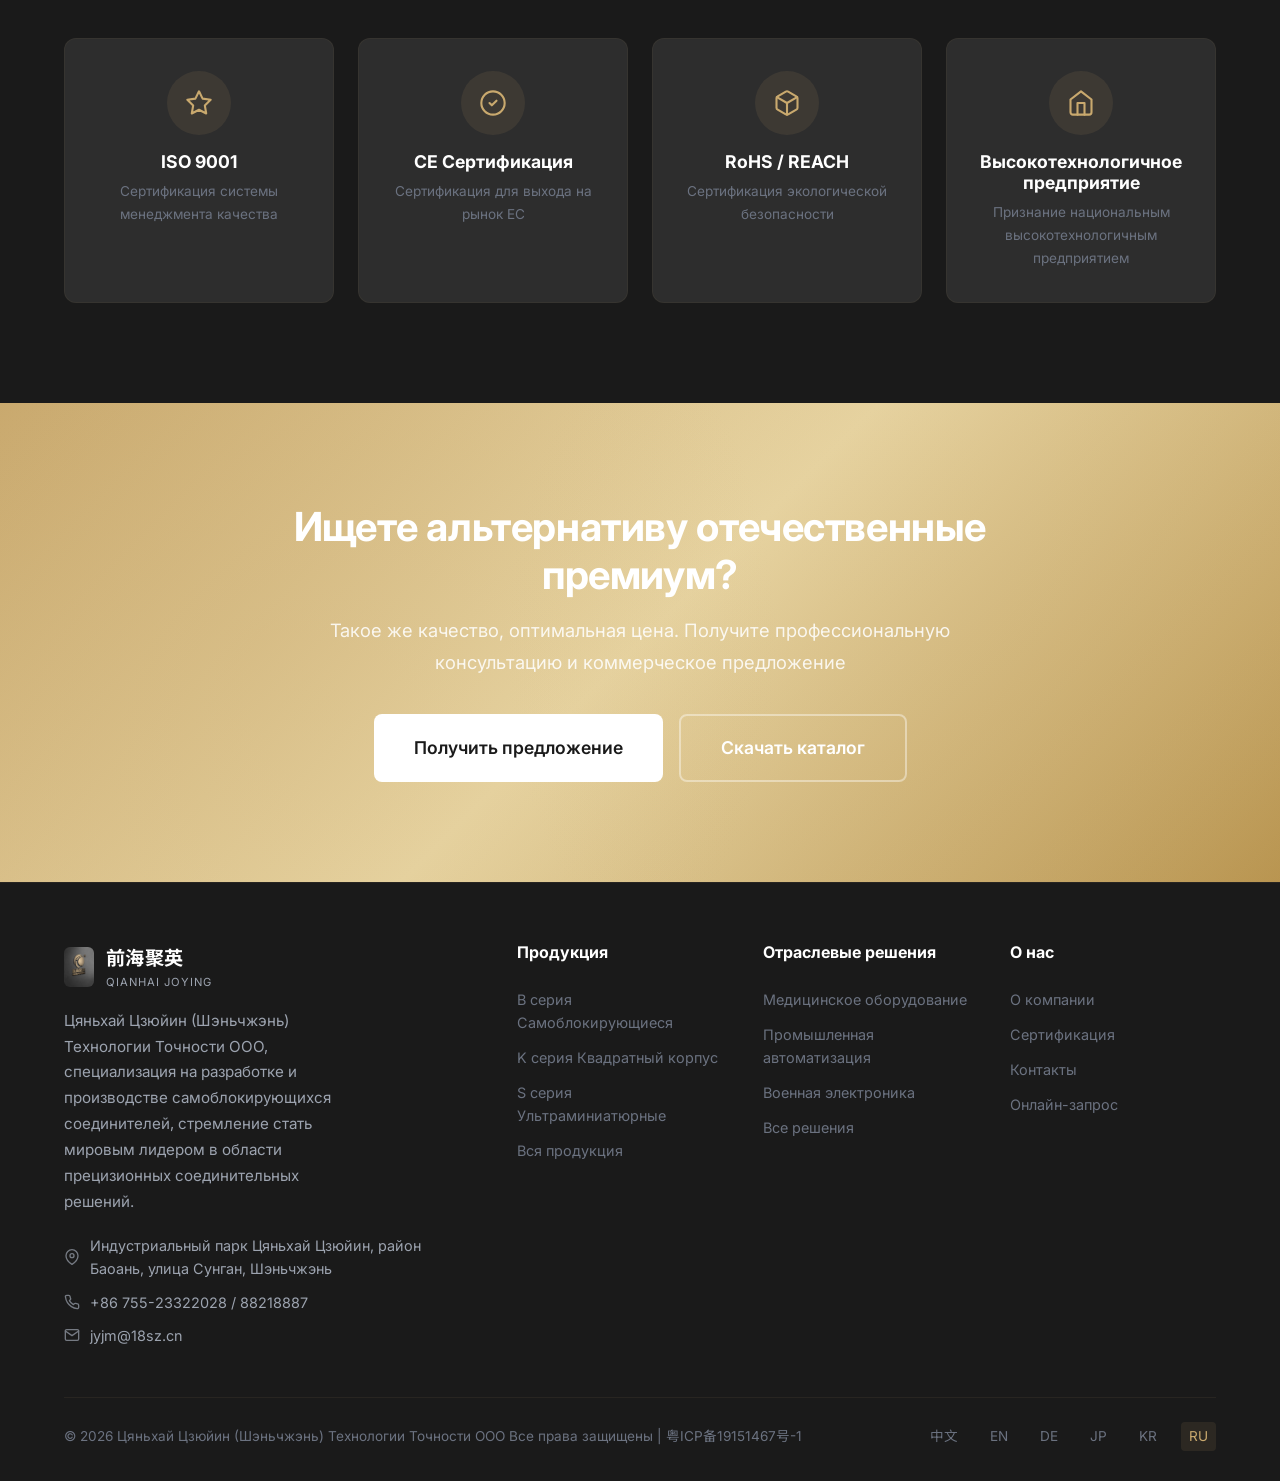
<file: ru/index.html>
﻿<!DOCTYPE html>
<html lang="ru">
<head>
  <meta charset="UTF-8">
  <meta name="viewport" content="width=device-width, initial-scale=1.0">
  <meta name="description" content="Цяньхай Цзюйин (Шэньчжэнь) Технологии Точности ООО - профессиональный производитель самоблокирующихся соединителей, самостоятельная разработка отечественные премиум от китайского производителя, для медицинского оборудования, промышленной автоматизации, военной электроники.">
  <meta name="keywords" content="самоблокирующиеся соединители, авиационные разъёмы, самостоятельная разработка отечественные премиум, самостоятельная разработка отечественная точность, медицинские соединители, промышленные соединители, Цяньхай Цзюйин">
  <meta name="author" content="Цяньхай Цзюйин (Шэньчжэнь) Технологии Точности ООО">
  <meta property="og:title" content="Цяньхай Цзюйин - профессиональный производитель самоблокирующихся соединителей">
  <meta property="og:description" content="Альтернатива отечественные премиум от китайского производителя, выбор 10000+ довольных клиентов">
  <meta property="og:type" content="website">
  <meta property="og:url" content="https://www.18sz.cn/ru/">
  <title>Цяньхай Цзюйин - профессиональный производитель самоблокирующихся соединителей | Альтернатива отечественные премиум</title>
  <link rel="icon" type="image/svg+xml" href="../assets/images/favicon.svg">
  <link rel="preconnect" href="https://fonts.googleapis.com">
  <link rel="preconnect" href="https://fonts.gstatic.com" crossorigin>
  <link href="https://fonts.googleapis.com/css2?family=Inter:wght@300;400;500;600;700;800&family=Noto+Sans+SC:wght@300;400;500;600;700;800&display=swap" rel="stylesheet">
  <link rel="stylesheet" href="../assets/css/style.css">
  <link rel="stylesheet" href="../assets/css/animations.css">
  <link rel="stylesheet" href="../assets/css/responsive.css">
</head>
<body>
  <!-- Header -->
  <header class="header" id="header">
    <div class="container">
      <a href="../" class="logo">
        <img src="../assets/images/logo-3d.jpg" alt="前海聚英LOGO" class="logo-img" style="height:40px;border-radius:6px;">
        <div class="logo-text">
          前海聚英
          <span>QIANHAI JOYING</span>
        </div>
      </a>
      <nav class="nav">
        <div class="nav-links" id="navLinks">
          <a href="../ru/" class="active">Главная</a>
          <a href="../products/">Продукция</a>
          <a href="../solutions/">Отраслевые решения</a>
          <a href="../about/">О нас</a>
          <a href="../contact/">Контакты</a>
        </div>
        <div class="lang-switcher" id="langSwitcher">
          <button class="lang-btn" aria-label="Сменить язык">
            <svg class="icon-globe" width="16" height="16" viewBox="0 0 24 24" fill="none" stroke="currentColor" stroke-width="2" stroke-linecap="round" stroke-linejoin="round"><circle cx="12" cy="12" r="10"/><line x1="2" y1="12" x2="22" y2="12"/><path d="M12 2a15.3 15.3 0 0 1 4 10 15.3 15.3 0 0 1-4 10 15.3 15.3 0 0 1-4-10 15.3 15.3 0 0 1 4-10z"/></svg>
            Русский
            <svg width="10" height="6" viewBox="0 0 10 6" fill="none"><path d="M1 1L5 5L9 1" stroke="currentColor" stroke-width="1.5" stroke-linecap="round"/></svg>
          </button>
          <div class="lang-dropdown">
            <a href="../"><span class="lang-flag">🇨🇳</span> 中文</a>
            <a href="../en/"><span class="lang-flag">🇬🇧</span> English</a>
            <a href="../de/"><span class="lang-flag">🇩🇪</span> Deutsch</a>
            <a href="../ja/"><span class="lang-flag">🇯🇵</span> 日本語</a>
            <a href="../ko/"><span class="lang-flag">🇰🇷</span> 한국어</a>
            <a href="../ru/" class="active"><span class="lang-flag">🇷🇺</span> Русский</a>
          </div>
        </div>
      </nav>
      <div class="mobile-toggle" id="mobileToggle" aria-label="Меню">
        <span></span><span></span><span></span>
      </div>
    </div>
  </header>

  <!-- Hero Section -->
  <section class="hero" id="hero">
    <div class="hero-bg"></div>
    <div class="hero-grid"></div>
    <div class="hero-particles" id="heroParticles"></div>
    <div class="container">
      <div class="hero-content">
        <div class="hero-badge">
          <span class="hero-badge-dot"></span>
          Китайское производство · Глобальное доверие
        </div>
        <h1>
          Прецизионные соединители<br>
          <span class="gradient-text">Движущие технологии будущего</span>
        </h1>
        <p class="hero-desc">
          Цяньхай Цзюйин специализируется на разработке и производстве самоблокирующихся соединителей, предоставляем альтернативу отечественные премиум для медицинского оборудования, промышленной автоматизации, военной электроники. Выбор 10000+ довольных клиентов.
        </p>
        <div class="hero-actions">
          <a href="../contact/" class="btn btn-primary btn-lg pulse-cta">Получить предложение</a>
          <a href="../products/" class="btn btn-outline btn-lg">Каталог продукции</a>
        </div>
        <div class="hero-stats">
          <div class="hero-stat">
            <div class="hero-stat-value" data-count="10000">0<span>+</span></div>
            <div class="hero-stat-label">Клиентов</div>
          </div>
          <div class="hero-stat">
            <div class="hero-stat-value" data-count="15">0<span> лет</span></div>
            <div class="hero-stat-label">Лет опыта</div>
          </div>
          <div class="hero-stat">
            <div class="hero-stat-value" data-count="600">0<span>+</span></div>
            <div class="hero-stat-label">Серий продукции</div>
          </div>
        </div>
      </div>
      <div class="hero-visual">
        <div class="hero-connector">
          <div class="connector-ring"></div>
          <div class="connector-ring"></div>
          <div class="connector-ring"></div>
          <div class="connector-center">
            <svg viewBox="0 0 48 48" xmlns="http://www.w3.org/2000/svg" fill="none" stroke="white" stroke-width="2" stroke-linecap="round" stroke-linejoin="round"><path d="M24 4C12.95 4 4 12.95 4 24s8.95 20 20 20 20-8.95 20-20S35.05 4 24 4z"/><path d="M16 24l4 4 8-8"/></svg>
          </div>
          <div class="connector-dot"></div>
          <div class="connector-dot"></div>
          <div class="connector-dot"></div>
          <div class="connector-dot"></div>
        </div>
      </div>
    </div>
    <div class="scroll-indicator">
      <span>Прокрутить вниз</span>
      <div class="scroll-indicator-line"></div>
    </div>
  </section>

  <!-- Features / Advantages Section -->
  <section class="section" id="features">
    <div class="container">
      <div class="section-header fade-in">
        <h2>Ключевые преимущества</h2>
        <p>Пятнадцать лет работы в сфере соединителей, качество и инновации как ценность</p>
      </div>
      <div class="features-grid">
        <div class="feature-card fade-in stagger-1">
          <div class="feature-icon">
            <svg width="28" height="28" viewBox="0 0 24 24" fill="none" stroke="currentColor" stroke-width="1.8" stroke-linecap="round" stroke-linejoin="round"><path d="M12 2l3.09 6.26L22 9.27l-5 4.87 1.18 6.88L12 17.77l-6.18 3.25L7 14.14 2 9.27l6.91-1.01L12 2z"/></svg>
          </div>
          <h4>Гарантия качества</h4>
          <p>Система сертификации ISO 9001, каждый продукт проходит 32 этапа контроля качества, обеспечение нулевого брака</p>
        </div>
        <div class="feature-card fade-in stagger-2">
          <div class="feature-icon">
            <svg width="28" height="28" viewBox="0 0 24 24" fill="none" stroke="currentColor" stroke-width="1.8" stroke-linecap="round" stroke-linejoin="round"><polygon points="13 2 3 14 12 14 11 22 21 10 12 10 13 2"/></svg>
          </div>
          <h4>Быстрая доставка</h4>
          <p>Стандартная продукция отправка за 7 дней, кастомная продукция прототип за 15 дней, собственное производство обеспечивает гибкое производство</p>
        </div>
        <div class="feature-card fade-in stagger-3">
          <div class="feature-icon">
            <svg width="28" height="28" viewBox="0 0 24 24" fill="none" stroke="currentColor" stroke-width="1.8" stroke-linecap="round" stroke-linejoin="round"><path d="M14.7 6.3a1 1 0 0 0 0 1.4l1.6 1.6a1 1 0 0 0 1.4 0l3.77-3.77a6 6 0 0 1-7.94 7.94l-6.91 6.91a2.12 2.12 0 0 1-3-3l6.91-6.91a6 6 0 0 1 7.94-7.94l-3.76 3.76z"/></svg>
          </div>
          <h4>Глубокая кастомизация</h4>
          <p>Поддержка полной кастомизации: количество контактов, кабели, интерфейсы, корпуса для индивидуальных потребностей</p>
        </div>
        <div class="feature-card fade-in stagger-4">
          <div class="feature-icon">
            <svg width="28" height="28" viewBox="0 0 24 24" fill="none" stroke="currentColor" stroke-width="1.8" stroke-linecap="round" stroke-linejoin="round"><path d="M9 12l2 2 4-4"/><path d="M12 2a10 10 0 1 0 0 20 10 10 0 0 0 0-20z"/><path d="M12 2v4"/><path d="M12 18v4"/><path d="M2 12h4"/><path d="M18 12h4"/></svg>
          </div>
          <h4>Международная сертификация</h4>
          <p>Сертификация CE, RoHS, REACH и другие международные сертификаты, свободный выход на мировые рынки</p>
        </div>
        <div class="feature-card fade-in stagger-5">
          <div class="feature-icon">
            <svg width="28" height="28" viewBox="0 0 24 24" fill="none" stroke="currentColor" stroke-width="1.8" stroke-linecap="round" stroke-linejoin="round"><line x1="12" y1="1" x2="12" y2="23"/><path d="M17 5H9.5a3.5 3.5 0 0 0 0 7h5a3.5 3.5 0 0 1 0 7H6"/></svg>
          </div>
          <h4>Оптимальное соотношение цена/качество</h4>
          <p>При одинаковом качестве цена на 40-60% ниже, реальная замена импортных брендов</p>
        </div>
        <div class="feature-card fade-in stagger-6">
          <div class="feature-icon">
            <svg width="28" height="28" viewBox="0 0 24 24" fill="none" stroke="currentColor" stroke-width="1.8" stroke-linecap="round" stroke-linejoin="round"><path d="M17 21v-2a4 4 0 0 0-4-4H5a4 4 0 0 0-4 4v2"/><circle cx="9" cy="7" r="4"/><path d="M23 21v-2a4 4 0 0 0-3-3.87"/><path d="M16 3.13a4 4 0 0 1 0 7.75"/></svg>
          </div>
          <h4>Профессиональный сервис</h4>
          <p>Индивидуальная техническая поддержка, круглосуточный отклик 7x24, пожизненное гарантийное обслуживание</p>
        </div>
      </div>
    </div>
  </section>

  <!-- Products Section -->
  <section class="section section-dark" id="products">
    <div class="container">
      <div class="section-header fade-in">
        <h2>Серия продукции</h2>
        <p>Три основные серии, покрытие всех сценариев подключения</p>
      </div>
      <div class="product-cards">
        <!-- B Series -->
        <div class="product-card fade-in stagger-1">
          <div class="product-card-image zoom-hover">
            <svg viewBox="0 0 120 120" xmlns="http://www.w3.org/2000/svg" fill="none" stroke="currentColor" stroke-width="2" stroke-linecap="round" stroke-linejoin="round">
              <circle cx="60" cy="60" r="45" stroke-width="2.5"/>
              <circle cx="60" cy="60" r="30"/>
              <circle cx="60" cy="60" r="15"/>
              <circle cx="60" cy="60" r="5" fill="currentColor" stroke="none"/>
              <line x1="60" y1="2" x2="60" y2="15" stroke-width="2"/>
              <line x1="60" y1="105" x2="60" y2="118" stroke-width="2"/>
              <line x1="2" y1="60" x2="15" y2="60" stroke-width="2"/>
              <line x1="105" y1="60" x2="118" y2="60" stroke-width="2"/>
            </svg>
          </div>
          <div class="product-card-body">
            <span class="product-card-series">B Серия</span>
            <h3>Самоблокирующиеся соединители</h3>
            <p>Совместимы с серией отечественные премиум B, полный диапазон 2-64 контакта, металлический корпус с механизмом push-pull</p>
            <div class="product-card-specs">
              <div class="product-spec"><span class="product-spec-icon"><svg width="8" height="8" viewBox="0 0 8 8"><circle cx="4" cy="4" r="3" fill="currentColor"/></svg></span> 2-64 контакта</div>
              <div class="product-spec"><span class="product-spec-icon"><svg width="8" height="8" viewBox="0 0 8 8"><circle cx="4" cy="4" r="3" fill="currentColor"/></svg></span> IP50/IP67</div>
              <div class="product-spec"><span class="product-spec-icon"><svg width="8" height="8" viewBox="0 0 8 8"><circle cx="4" cy="4" r="3" fill="currentColor"/></svg></span> 500V номинал</div>
              <div class="product-spec"><span class="product-spec-icon"><svg width="8" height="8" viewBox="0 0 8 8"><circle cx="4" cy="4" r="3" fill="currentColor"/></svg></span> 5000 циклов</div>
            </div>
            <a href="../products/b-series/" class="btn btn-outline btn-sm">Подробнее</a>
          </div>
        </div>
        <!-- K Series -->
        <div class="product-card fade-in stagger-2">
          <div class="product-card-image zoom-hover">
            <svg viewBox="0 0 120 120" xmlns="http://www.w3.org/2000/svg" fill="none" stroke="currentColor" stroke-width="2" stroke-linecap="round" stroke-linejoin="round">
              <rect x="18" y="18" width="84" height="84" rx="10" stroke-width="2.5"/>
              <rect x="36" y="36" width="48" height="48" rx="6"/>
              <rect x="52" y="52" width="16" height="16" rx="2"/>
              <line x1="60" y1="18" x2="60" y2="36" stroke-width="1.5"/>
              <line x1="60" y1="84" x2="60" y2="102" stroke-width="1.5"/>
              <line x1="18" y1="60" x2="36" y2="60" stroke-width="1.5"/>
              <line x1="84" y1="60" x2="102" y2="60" stroke-width="1.5"/>
            </svg>
          </div>
          <div class="product-card-body">
            <span class="product-card-series">K Серия</span>
            <h3>Соединители с квадратным корпусом</h3>
            <p>Совместимы с серией отечественные премиум K, квадратный металлический корпус, многоконтактные высокой плотности, для панельного монтажа</p>
            <div class="product-card-specs">
              <div class="product-spec"><span class="product-spec-icon"><svg width="8" height="8" viewBox="0 0 8 8"><circle cx="4" cy="4" r="3" fill="currentColor"/></svg></span> 3-104 контакта</div>
              <div class="product-spec"><span class="product-spec-icon"><svg width="8" height="8" viewBox="0 0 8 8"><circle cx="4" cy="4" r="3" fill="currentColor"/></svg></span> IP50</div>
              <div class="product-spec"><span class="product-spec-icon"><svg width="8" height="8" viewBox="0 0 8 8"><circle cx="4" cy="4" r="3" fill="currentColor"/></svg></span> Высокая плотность</div>
              <div class="product-spec"><span class="product-spec-icon"><svg width="8" height="8" viewBox="0 0 8 8"><circle cx="4" cy="4" r="3" fill="currentColor"/></svg></span> Панель/кабель</div>
            </div>
            <a href="../products/k-series/" class="btn btn-outline btn-sm">Подробнее</a>
          </div>
        </div>
        <!-- S Series -->
        <div class="product-card fade-in stagger-3">
          <div class="product-card-image zoom-hover">
            <svg viewBox="0 0 120 120" xmlns="http://www.w3.org/2000/svg" fill="none" stroke="currentColor" stroke-width="2" stroke-linecap="round" stroke-linejoin="round">
              <ellipse cx="60" cy="60" rx="38" ry="48" stroke-width="2.5"/>
              <ellipse cx="60" cy="60" r="28" ry="36"/>
              <ellipse cx="60" cy="60" rx="16" ry="20"/>
              <circle cx="60" cy="60" r="6" fill="currentColor" stroke="none"/>
            </svg>
          </div>
          <div class="product-card-body">
            <span class="product-card-series">S Серия</span>
            <h3>Ультраминиатюрные соединители</h3>
            <p>Совместимы с серией отечественные премиум S, сверхмалый объём, лёгкий дизайн, для прецизионных приборов</p>
            <div class="product-card-specs">
              <div class="product-spec"><span class="product-spec-icon"><svg width="8" height="8" viewBox="0 0 8 8"><circle cx="4" cy="4" r="3" fill="currentColor"/></svg></span> 2-10 контактов</div>
              <div class="product-spec"><span class="product-spec-icon"><svg width="8" height="8" viewBox="0 0 8 8"><circle cx="4" cy="4" r="3" fill="currentColor"/></svg></span> IP50</div>
              <div class="product-spec"><span class="product-spec-icon"><svg width="8" height="8" viewBox="0 0 8 8"><circle cx="4" cy="4" r="3" fill="currentColor"/></svg></span> Микрокорпус</div>
              <div class="product-spec"><span class="product-spec-icon"><svg width="8" height="8" viewBox="0 0 8 8"><circle cx="4" cy="4" r="3" fill="currentColor"/></svg></span> ≤8mm диаметр</div>
            </div>
            <a href="../products/s-series/" class="btn btn-outline btn-sm">Подробнее</a>
          </div>
        </div>
      </div>
    </div>
  </section>

  <!-- Solutions / Industries Section -->
  <section class="section" id="solutions">
    <div class="container">
      <div class="section-header fade-in">
        <h2>Отраслевые решения</h2>
        <p>Глубокая экспертиза в ключевых отраслях, профессиональные решения для подключений</p>
      </div>
      <div class="solutions-grid">
        <div class="solution-card fade-in stagger-1">
          <div class="solution-card-image">
            <div class="solution-bg solution-medical">
              <svg width="64" height="64" viewBox="0 0 24 24" fill="none" stroke="currentColor" stroke-width="1.2" stroke-linecap="round" stroke-linejoin="round"><path d="M22 12h-4l-3 9L9 3l-3 9H2"/></svg>
            </div>
          </div>
          <div class="solution-card-body">
            <h3>Медицинское оборудование</h3>
            <p>Соответствуют жёстким требованиям медицинского оборудования, биосовместимые корпуса, поддержка стерилизации</p>
            <div class="solution-features">
              <div class="solution-feature"><span class="solution-feature-check"><svg width="14" height="14" viewBox="0 0 24 24" fill="none" stroke="currentColor" stroke-width="3" stroke-linecap="round" stroke-linejoin="round"><polyline points="20 6 9 17 4 12"/></svg></span> Сертификация ISO 13485 медицинского оборудования</div>
              <div class="solution-feature"><span class="solution-feature-check"><svg width="14" height="14" viewBox="0 0 24 24" fill="none" stroke="currentColor" stroke-width="3" stroke-linecap="round" stroke-linejoin="round"><polyline points="20 6 9 17 4 12"/></svg></span> Материалы, совместимые с FDA</div>
              <div class="solution-feature"><span class="solution-feature-check"><svg width="14" height="14" viewBox="0 0 24 24" fill="none" stroke="currentColor" stroke-width="3" stroke-linecap="round" stroke-linejoin="round"><polyline points="20 6 9 17 4 12"/></svg></span> Поддержка высокотемпературной/химической дезинфекции</div>
              <div class="solution-feature"><span class="solution-feature-check"><svg width="14" height="14" viewBox="0 0 24 24" fill="none" stroke="currentColor" stroke-width="3" stroke-linecap="round" stroke-linejoin="round"><polyline points="20 6 9 17 4 12"/></svg></span> Низкое затухание сигнала</div>
            </div>
          </div>
        </div>
        <div class="solution-card fade-in stagger-2">
          <div class="solution-card-image">
            <div class="solution-bg solution-industrial">
              <svg width="64" height="64" viewBox="0 0 24 24" fill="none" stroke="currentColor" stroke-width="1.2" stroke-linecap="round" stroke-linejoin="round"><rect x="2" y="2" width="20" height="8" rx="2" ry="2"/><rect x="2" y="14" width="20" height="8" rx="2" ry="2"/><line x1="6" y1="6" x2="6.01" y2="6"/><line x1="6" y1="18" x2="6.01" y2="18"/></svg>
            </div>
          </div>
          <div class="solution-card-body">
            <h3>Промышленная автоматизация</h3>
            <p>Устойчивость к вибрации, маслостойкость, обеспечение долгосрочной стабильной работы в промышленных условиях</p>
            <div class="solution-features">
              <div class="solution-feature"><span class="solution-feature-check"><svg width="14" height="14" viewBox="0 0 24 24" fill="none" stroke="currentColor" stroke-width="3" stroke-linecap="round" stroke-linejoin="round"><polyline points="20 6 9 17 4 12"/></svg></span> Влагозащита и пылезащита IP67</div>
              <div class="solution-feature"><span class="solution-feature-check"><svg width="14" height="14" viewBox="0 0 24 24" fill="none" stroke="currentColor" stroke-width="3" stroke-linecap="round" stroke-linejoin="round"><polyline points="20 6 9 17 4 12"/></svg></span> Устойчивость к вибрации/ударам</div>
              <div class="solution-feature"><span class="solution-feature-check"><svg width="14" height="14" viewBox="0 0 24 24" fill="none" stroke="currentColor" stroke-width="3" stroke-linecap="round" stroke-linejoin="round"><polyline points="20 6 9 17 4 12"/></svg></span> Применение в суставах роботов</div>
              <div class="solution-feature"><span class="solution-feature-check"><svg width="14" height="14" viewBox="0 0 24 24" fill="none" stroke="currentColor" stroke-width="3" stroke-linecap="round" stroke-linejoin="round"><polyline points="20 6 9 17 4 12"/></svg></span> Маслостойкость/коррозионная стойкость</div>
            </div>
          </div>
        </div>
        <div class="solution-card fade-in stagger-3">
          <div class="solution-card-image">
            <div class="solution-bg solution-military">
              <svg width="64" height="64" viewBox="0 0 24 24" fill="none" stroke="currentColor" stroke-width="1.2" stroke-linecap="round" stroke-linejoin="round"><path d="M12 22s8-4 8-10V5l-8-3-8 3v7c0 6 8 10 8 10z"/></svg>
            </div>
          </div>
          <div class="solution-card-body">
            <h3>Военная электроника</h3>
            <p>Соответствие военным стандартам, надёжное соединение в экстремальных условиях</p>
            <div class="solution-features">
              <div class="solution-feature"><span class="solution-feature-check"><svg width="14" height="14" viewBox="0 0 24 24" fill="none" stroke="currentColor" stroke-width="3" stroke-linecap="round" stroke-linejoin="round"><polyline points="20 6 9 17 4 12"/></svg></span> Сертификация по военным стандартам</div>
              <div class="solution-feature"><span class="solution-feature-check"><svg width="14" height="14" viewBox="0 0 24 24" fill="none" stroke="currentColor" stroke-width="3" stroke-linecap="round" stroke-linejoin="round"><polyline points="20 6 9 17 4 12"/></svg></span> Рабочая температура -55°C~+125°C</div>
              <div class="solution-feature"><span class="solution-feature-check"><svg width="14" height="14" viewBox="0 0 24 24" fill="none" stroke="currentColor" stroke-width="3" stroke-linecap="round" stroke-linejoin="round"><polyline points="20 6 9 17 4 12"/></svg></span> Устойчивость к электромагнитным помехам</div>
              <div class="solution-feature"><span class="solution-feature-check"><svg width="14" height="14" viewBox="0 0 24 24" fill="none" stroke="currentColor" stroke-width="3" stroke-linecap="round" stroke-linejoin="round"><polyline points="20 6 9 17 4 12"/></svg></span> Строгий контроль прослеживаемости качества</div>
            </div>
          </div>
        </div>
      </div>
    </div>
  </section>

  <!-- Clients Section -->
  <section class="section section-dark" id="clients">
    <div class="container">
      <div class="section-header fade-in">
        <h2>Доверие клиентов</h2>
        <p>Обслуживаем более 10000 клиентов в 50+ странах мира</p>
      </div>
      <div class="clients-grid fade-in">
        <div class="client-logo">
          <svg width="24" height="24" viewBox="0 0 24 24" fill="none" stroke="currentColor" stroke-width="1.5" stroke-linecap="round" stroke-linejoin="round" style="margin-bottom:4px;opacity:0.6"><path d="M22 12h-4l-3 9L9 3l-3 9H2"/></svg><br>Медицинские<br>технологии TOP100
        </div>
        <div class="client-logo">
          <svg width="24" height="24" viewBox="0 0 24 24" fill="none" stroke="currentColor" stroke-width="1.5" stroke-linecap="round" stroke-linejoin="round" style="margin-bottom:4px;opacity:0.6"><rect x="2" y="2" width="20" height="8" rx="2"/><rect x="2" y="14" width="20" height="8" rx="2"/></svg><br>Промышленная<br>автоматизация
        </div>
        <div class="client-logo">
          <svg width="24" height="24" viewBox="0 0 24 24" fill="none" stroke="currentColor" stroke-width="1.5" stroke-linecap="round" stroke-linejoin="round" style="margin-bottom:4px;opacity:0.6"><path d="M12 22s8-4 8-10V5l-8-3-8 3v7c0 6 8 10 8 10z"/></svg><br>Военно-научные<br>институты
        </div>
        <div class="client-logo">
          <svg width="24" height="24" viewBox="0 0 24 24" fill="none" stroke="currentColor" stroke-width="1.5" stroke-linecap="round" stroke-linejoin="round" style="margin-bottom:4px;opacity:0.6"><circle cx="12" cy="12" r="3"/><path d="M12 1v6m0 6v6m-7-7h6m6 0h6"/></svg><br>Робототехника<br>лидеры отрасли
        </div>
        <div class="client-logo">
          <svg width="24" height="24" viewBox="0 0 24 24" fill="none" stroke="currentColor" stroke-width="1.5" stroke-linecap="round" stroke-linejoin="round" style="margin-bottom:4px;opacity:0.6"><path d="M17.8 19.2L16 11l3.5-3.5C21 6 21.5 4 21 3c-1-.5-3 0-4.5 1.5L13 8 4.8 6.2c-.5-.1-.9.1-1.1.5l-.3.5c-.2.5-.1 1 .3 1.3L9 12l-2 3H4l-1 1 3 2 2 3 1-1v-3l3-2 3.5 5.3c.3.4.8.5 1.3.3l.5-.2c.4-.3.6-.7.5-1.2z"/></svg><br>Аэрокосмические<br>НИИ
        </div>
        <div class="client-logo">
          <svg width="24" height="24" viewBox="0 0 24 24" fill="none" stroke="currentColor" stroke-width="1.5" stroke-linecap="round" stroke-linejoin="round" style="margin-bottom:4px;opacity:0.6"><rect x="4" y="4" width="16" height="16" rx="2"/><rect x="9" y="9" width="6" height="6"/><line x1="9" y1="1" x2="9" y2="4"/><line x1="15" y1="1" x2="15" y2="4"/><line x1="9" y1="20" x2="9" y2="23"/><line x1="15" y1="20" x2="15" y2="23"/></svg><br>Полупроводниковое<br>оборудование
        </div>
      </div>
      <div class="clients-grid fade-in">
        <div class="client-logo">
          <svg width="24" height="24" viewBox="0 0 24 24" fill="none" stroke="currentColor" stroke-width="1.5" stroke-linecap="round" stroke-linejoin="round" style="margin-bottom:4px;opacity:0.6"><path d="M5 12.55a11 11 0 0 1 14.08 0"/><path d="M1.42 9a16 16 0 0 1 21.16 0"/><path d="M8.53 16.11a6 6 0 0 1 6.95 0"/><line x1="12" y1="20" x2="12.01" y2="20"/></svg><br>Телекоммуникационное<br>оборудование
        </div>
        <div class="client-logo">
          <svg width="24" height="24" viewBox="0 0 24 24" fill="none" stroke="currentColor" stroke-width="1.5" stroke-linecap="round" stroke-linejoin="round" style="margin-bottom:4px;opacity:0.6"><path d="M13 2L3 14h9l-1 8 10-12h-9l1-8z"/></svg><br>Новая энергетика<br>автопром
        </div>
        <div class="client-logo">
          <svg width="24" height="24" viewBox="0 0 24 24" fill="none" stroke="currentColor" stroke-width="1.5" stroke-linecap="round" stroke-linejoin="round" style="margin-bottom:4px;opacity:0.6"><path d="M2 12h20M12 2a15.3 15.3 0 0 1 4 10 15.3 15.3 0 0 1-4 10 15.3 15.3 0 0 1-4-10A15.3 15.3 0 0 1 12 2z"/><circle cx="12" cy="12" r="10"/></svg><br>Измерительное<br>оборудование
        </div>
        <div class="client-logo">
          <svg width="24" height="24" viewBox="0 0 24 24" fill="none" stroke="currentColor" stroke-width="1.5" stroke-linecap="round" stroke-linejoin="round" style="margin-bottom:4px;opacity:0.6"><path d="M17.8 19.2L16 11l3.5-3.5C21 6 21.5 4 21 3c-1-.5-3 0-4.5 1.5L13 8 4.8 6.2c-.5-.1-.9.1-1.1.5l-.3.5c-.2.5-.1 1 .3 1.3L9 12l-2 3H4l-1 1 3 2 2 3 1-1v-3l3-2 3.5 5.3c.3.4.8.5 1.3.3l.5-.2c.4-.3.6-.7.5-1.2z"/></svg><br>Экономика<br>низких высот eVTOL
        </div>
        <div class="client-logo">
          <svg width="24" height="24" viewBox="0 0 24 24" fill="none" stroke="currentColor" stroke-width="1.5" stroke-linecap="round" stroke-linejoin="round" style="margin-bottom:4px;opacity:0.6"><circle cx="12" cy="12" r="3"/><path d="M19.4 15a1.65 1.65 0 0 0 .33 1.82l.06.06a2 2 0 0 1 0 2.83 2 2 0 0 1-2.83 0l-.06-.06a1.65 1.65 0 0 0-1.82-.33 1.65 1.65 0 0 0-1 1.51V21a2 2 0 0 1-2 2 2 2 0 0 1-2-2v-.09A1.65 1.65 0 0 0 9 19.4a1.65 1.65 0 0 0-1.82.33l-.06.06a2 2 0 0 1-2.83 0 2 2 0 0 1 0-2.83l.06-.06A1.65 1.65 0 0 0 4.68 15a1.65 1.65 0 0 0-1.51-1H3a2 2 0 0 1-2-2 2 2 0 0 1 2-2h.09A1.65 1.65 0 0 0 4.6 9a1.65 1.65 0 0 0-.33-1.82l-.06-.06a2 2 0 0 1 0-2.83 2 2 0 0 1 2.83 0l.06.06A1.65 1.65 0 0 0 9 4.68a1.65 1.65 0 0 0 1-1.51V3a2 2 0 0 1 2-2 2 2 0 0 1 2 2v.09a1.65 1.65 0 0 0 1 1.51 1.65 1.65 0 0 0 1.82-.33l.06-.06a2 2 0 0 1 2.83 0 2 2 0 0 1 0 2.83l-.06.06a1.65 1.65 0 0 0-.33 1.82V9a1.65 1.65 0 0 0 1.51 1H21a2 2 0 0 1 2 2 2 2 0 0 1-2 2h-.09a1.65 1.65 0 0 0-1.51 1z"/></svg><br>Интеллектуальное<br>оборудование
        </div>
        <div class="client-logo">
          <svg width="24" height="24" viewBox="0 0 24 24" fill="none" stroke="currentColor" stroke-width="1.5" stroke-linecap="round" stroke-linejoin="round" style="margin-bottom:4px;opacity:0.6"><circle cx="12" cy="12" r="5"/><line x1="12" y1="1" x2="12" y2="3"/><line x1="12" y1="21" x2="12" y2="23"/><line x1="4.22" y1="4.22" x2="5.64" y2="5.64"/><line x1="18.36" y1="18.36" x2="19.78" y2="19.78"/><line x1="1" y1="12" x2="3" y2="12"/><line x1="21" y1="12" x2="23" y2="12"/><line x1="4.22" y1="19.78" x2="5.64" y2="18.36"/><line x1="18.36" y1="5.64" x2="19.78" y2="4.22"/></svg><br>Оптоэлектронные<br>сенсоры
        </div>
      </div>
    </div>
  </section>

  <!-- Certifications Section -->
  <section class="section" id="certifications">
    <div class="container">
      <div class="section-header fade-in">
        <h2>Сертификация</h2>
        <p>Международная сертификация, качество признано во всём мире</p>
      </div>
      <div class="cert-grid">
        <div class="cert-card fade-in stagger-1">
          <div class="cert-icon">
            <svg width="28" height="28" viewBox="0 0 24 24" fill="none" stroke="currentColor" stroke-width="1.8" stroke-linecap="round" stroke-linejoin="round"><path d="M12 2l3.09 6.26L22 9.27l-5 4.87 1.18 6.88L12 17.77l-6.18 3.25L7 14.14 2 9.27l6.91-1.01L12 2z"/></svg>
          </div>
          <h4>ISO 9001</h4>
          <p>Сертификация системы менеджмента качества</p>
        </div>
        <div class="cert-card fade-in stagger-2">
          <div class="cert-icon">
            <svg width="28" height="28" viewBox="0 0 24 24" fill="none" stroke="currentColor" stroke-width="1.8" stroke-linecap="round" stroke-linejoin="round"><path d="M9 12l2 2 4-4"/><circle cx="12" cy="12" r="10"/></svg>
          </div>
          <h4>CE Сертификация</h4>
          <p>Сертификация для выхода на рынок ЕС</p>
        </div>
        <div class="cert-card fade-in stagger-3">
          <div class="cert-icon">
            <svg width="28" height="28" viewBox="0 0 24 24" fill="none" stroke="currentColor" stroke-width="1.8" stroke-linecap="round" stroke-linejoin="round"><path d="M21 16V8a2 2 0 0 0-1-1.73l-7-4a2 2 0 0 0-2 0l-7 4A2 2 0 0 0 3 8v8a2 2 0 0 0 1 1.73l7 4a2 2 0 0 0 2 0l7-4A2 2 0 0 0 21 16z"/><polyline points="3.27 6.96 12 12.01 20.73 6.96"/><line x1="12" y1="22.08" x2="12" y2="12"/></svg>
          </div>
          <h4>RoHS / REACH</h4>
          <p>Сертификация экологической безопасности</p>
        </div>
        <div class="cert-card fade-in stagger-4">
          <div class="cert-icon">
            <svg width="28" height="28" viewBox="0 0 24 24" fill="none" stroke="currentColor" stroke-width="1.8" stroke-linecap="round" stroke-linejoin="round"><path d="M3 9l9-7 9 7v11a2 2 0 0 1-2 2H5a2 2 0 0 1-2-2z"/><polyline points="9 22 9 12 15 12 15 22"/></svg>
          </div>
          <h4>Высокотехнологичное предприятие</h4>
          <p>Признание национальным высокотехнологичным предприятием</p>
        </div>
      </div>
    </div>
  </section>

  <!-- CTA Section -->
  <section class="section cta-section" id="cta">
    <div class="container">
      <div class="cta-content fade-in">
        <h2>Ищете альтернативу отечественные премиум?</h2>
        <p>Такое же качество, оптимальная цена. Получите профессиональную консультацию и коммерческое предложение</p>
        <div class="cta-actions">
          <a href="../contact/" class="btn btn-white btn-lg">Получить предложение</a>
          <a href="../products/" class="btn btn-outline btn-lg" style="border-color:rgba(255,255,255,0.4);color:#fff;">Скачать каталог</a>
        </div>
      </div>
    </div>
  </section>

  <!-- Footer -->
  <footer class="footer">
    <div class="container">
      <div class="footer-grid">
        <div class="footer-brand">
          <a href="../" class="logo">
            <img src="../assets/images/logo-3d.jpg" alt="前海聚英" class="logo-img" style="height:40px;border-radius:6px;">
            <div class="logo-text">
              前海聚英
              <span>QIANHAI JOYING</span>
            </div>
          </a>
          <p>Цяньхай Цзюйин (Шэньчжэнь) Технологии Точности ООО, специализация на разработке и производстве самоблокирующихся соединителей, стремление стать мировым лидером в области прецизионных соединительных решений.</p>
          <div class="footer-contact">
            <div class="footer-contact-item">
              <svg width="16" height="16" viewBox="0 0 24 24" fill="none" stroke="currentColor" stroke-width="2" stroke-linecap="round" stroke-linejoin="round"><path d="M21 10c0 7-9 13-9 13s-9-6-9-13a9 9 0 0 1 18 0z"/><circle cx="12" cy="10" r="3"/></svg>
              Индустриальный парк Цяньхай Цзюйин, район Баоань, улица Сунган, Шэньчжэнь
            </div>
            <div class="footer-contact-item">
              <svg width="16" height="16" viewBox="0 0 24 24" fill="none" stroke="currentColor" stroke-width="2" stroke-linecap="round" stroke-linejoin="round"><path d="M22 16.92v3a2 2 0 0 1-2.18 2 19.79 19.79 0 0 1-8.63-3.07 19.5 19.5 0 0 1-6-6 19.79 19.79 0 0 1-3.07-8.67A2 2 0 0 1 4.11 2h3a2 2 0 0 1 2 1.72 12.84 12.84 0 0 0 .7 2.81 2 2 0 0 1-.45 2.11L8.09 9.91a16 16 0 0 0 6 6l1.27-1.27a2 2 0 0 1 2.11-.45 12.84 12.84 0 0 0 2.81.7A2 2 0 0 1 22 16.92z"/></svg>
              +86 755-23322028 / 88218887
            </div>
            <div class="footer-contact-item">
              <svg width="16" height="16" viewBox="0 0 24 24" fill="none" stroke="currentColor" stroke-width="2" stroke-linecap="round" stroke-linejoin="round"><path d="M4 4h16c1.1 0 2 .9 2 2v12c0 1.1-.9 2-2 2H4c-1.1 0-2-.9-2-2V6c0-1.1.9-2 2-2z"/><polyline points="22,6 12,13 2,6"/></svg>
              jyjm@18sz.cn
            </div>
          </div>
        </div>
        <div class="footer-column">
          <h4>Продукция</h4>
          <a href="../products/b-series/">B серия Самоблокирующиеся</a>
          <a href="../products/k-series/">K серия Квадратный корпус</a>
          <a href="../products/s-series/">S серия Ультраминиатюрные</a>
          <a href="../products/">Вся продукция</a>
        </div>
        <div class="footer-column">
          <h4>Отраслевые решения</h4>
          <a href="/solutions/#medical">Медицинское оборудование</a>
          <a href="/solutions/#industrial">Промышленная автоматизация</a>
          <a href="/solutions/#military">Военная электроника</a>
          <a href="../solutions/">Все решения</a>
        </div>
        <div class="footer-column">
          <h4>О нас</h4>
          <a href="../about/">О компании</a>
          <a href="/about/#certifications">Сертификация</a>
          <a href="../contact/">Контакты</a>
          <a href="/contact/#inquiry">Онлайн-запрос</a>
        </div>
      </div>
      <div class="footer-bottom">
        <p>&copy; 2026 Цяньхай Цзюйин (Шэньчжэнь) Технологии Точности ООО Все права защищены | 粤ICP备19151467号-1</p>
        <div class="footer-lang">
          <a href="../">中文</a>
          <a href="../en/">EN</a>
          <a href="../de/">DE</a>
          <a href="../ja/">JP</a>
          <a href="../ko/">KR</a>
          <a href="../ru/" class="active">RU</a>
        </div>
      </div>
    </div>
  </footer>

  <script src="../assets/js/main.js"></script>
</body>
</html>
</file>
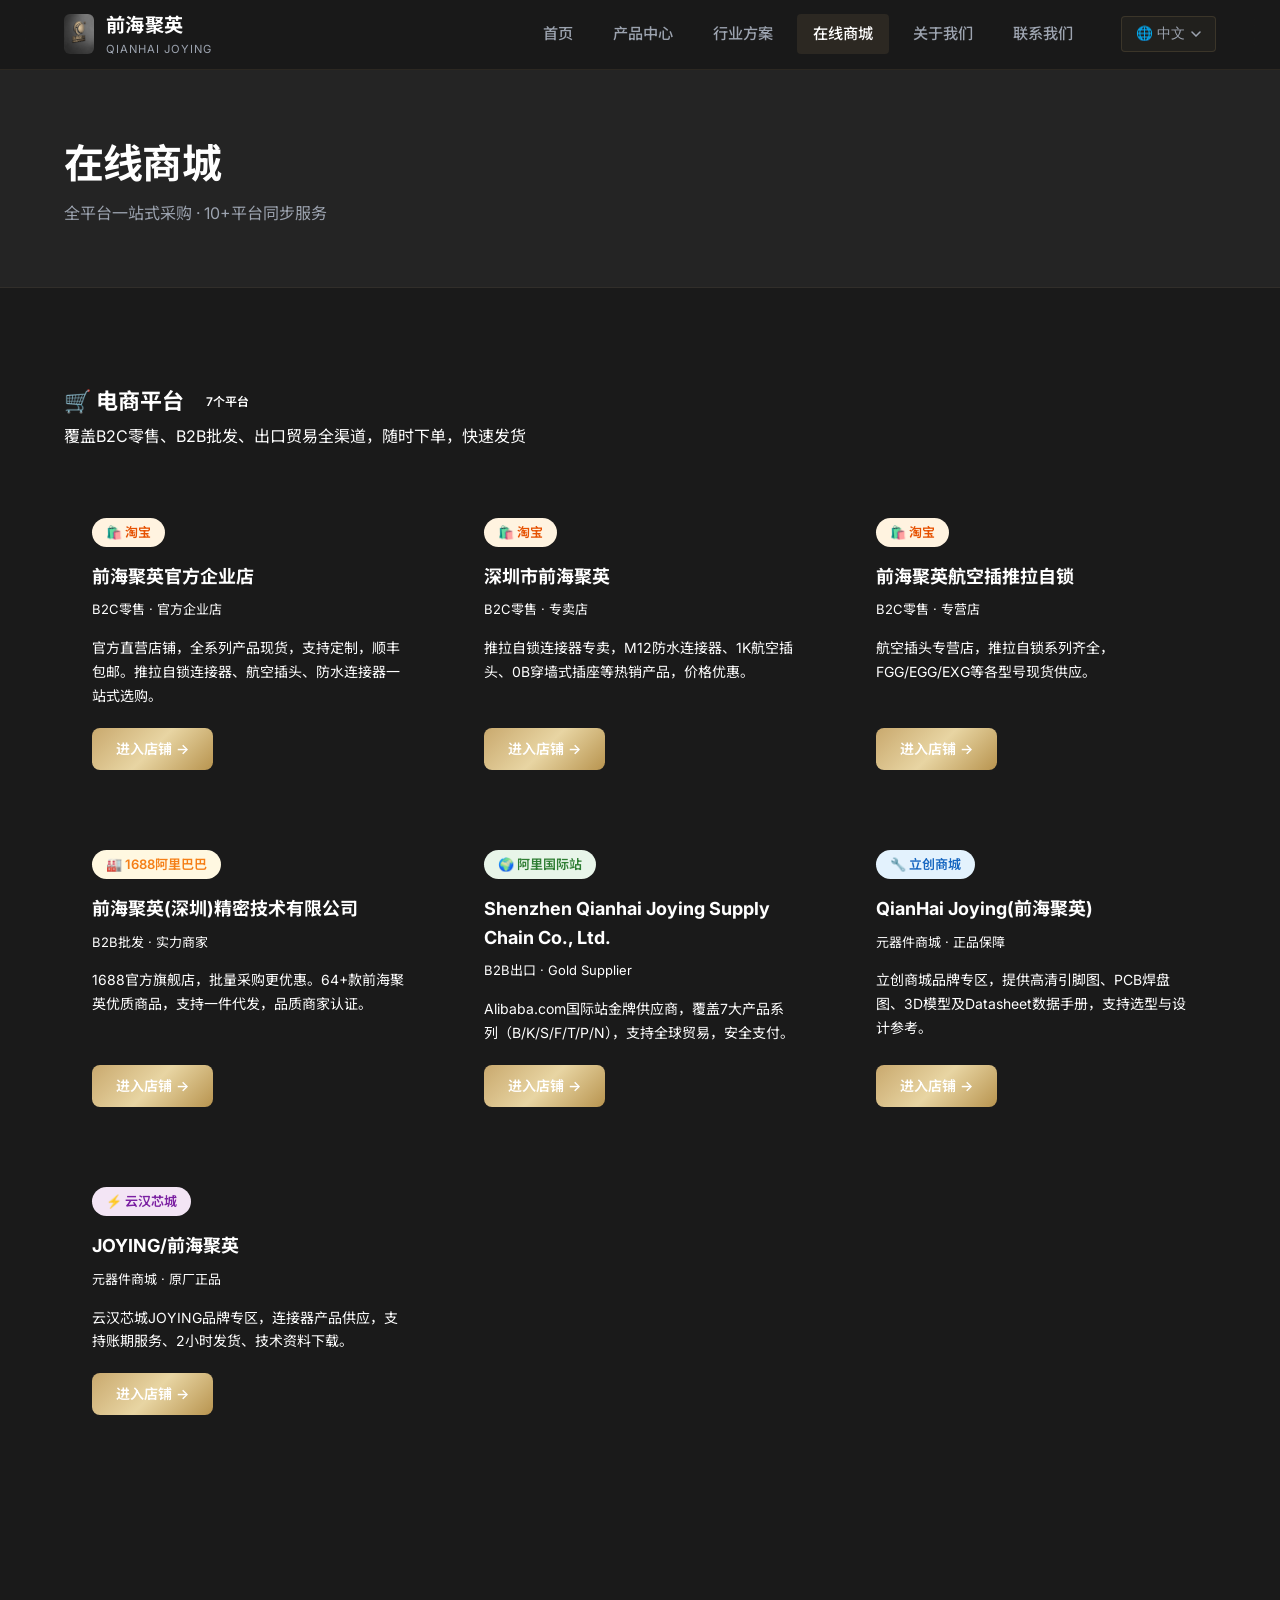
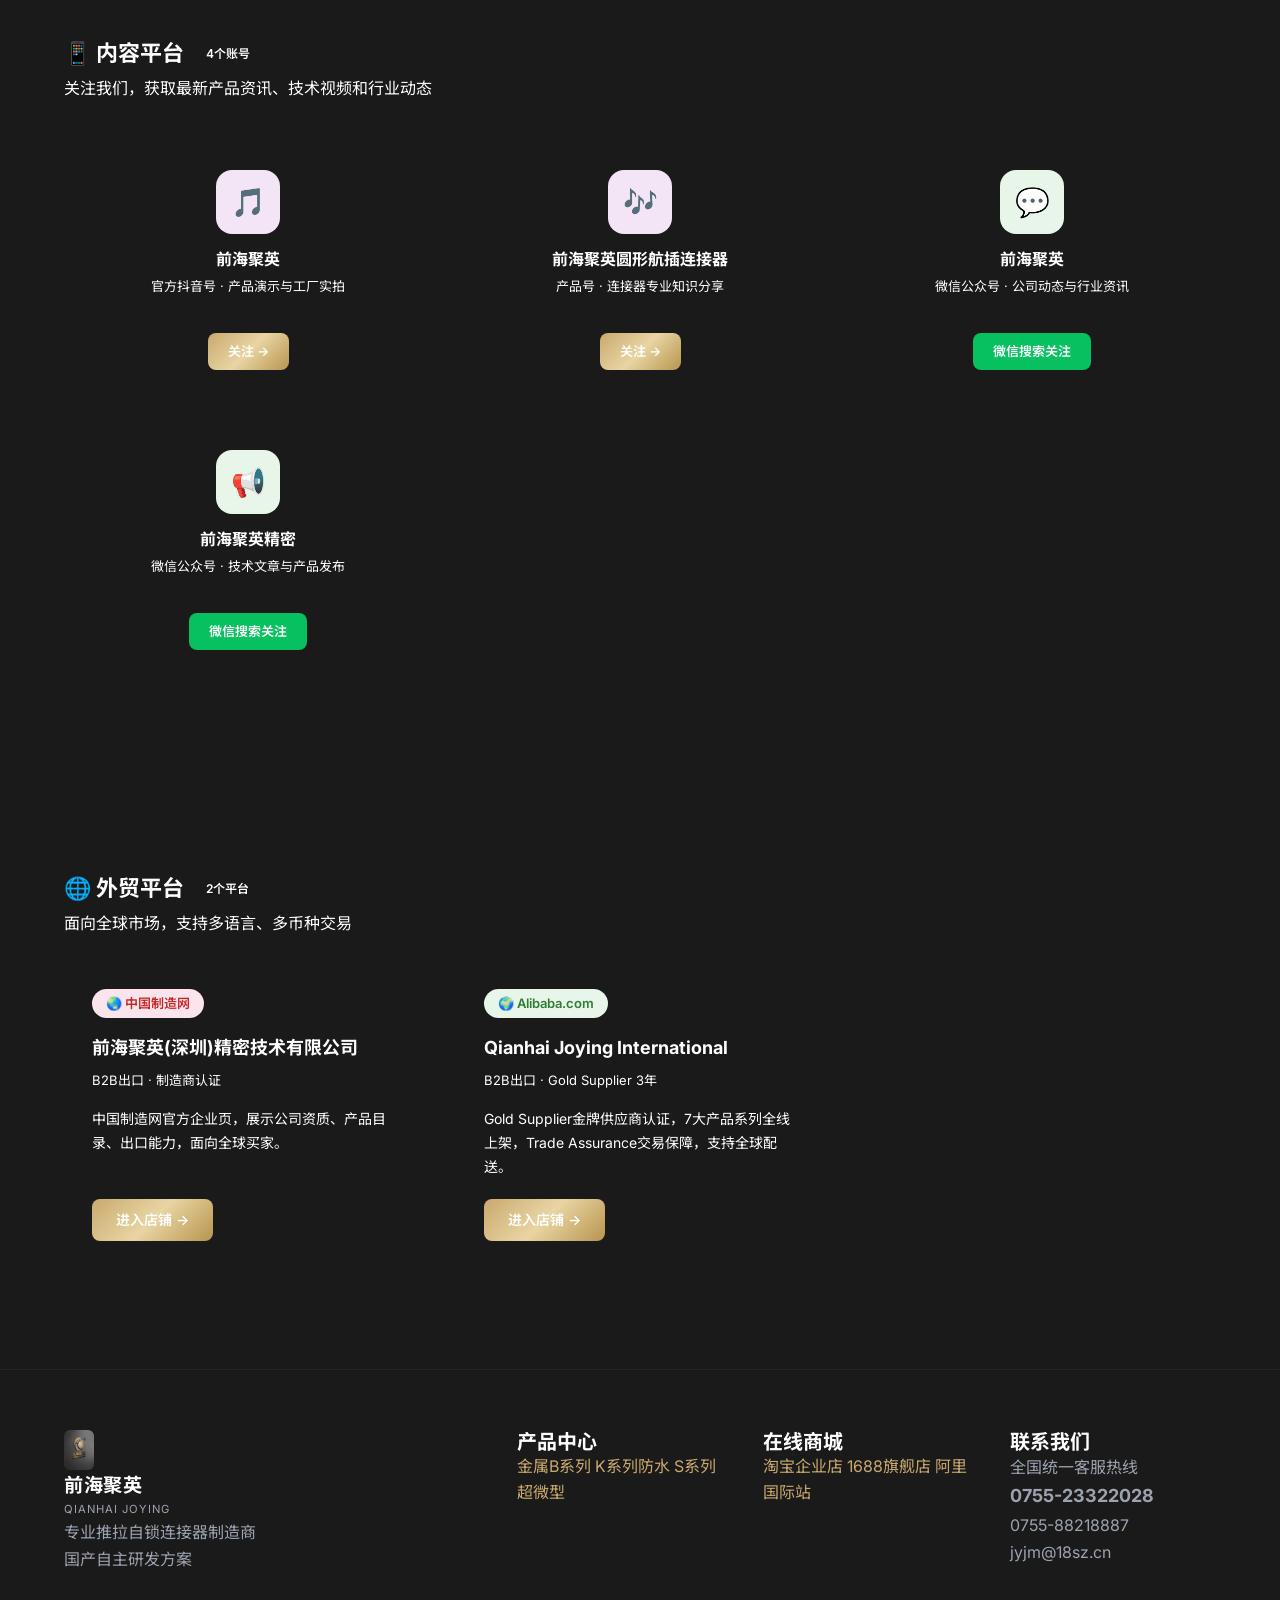
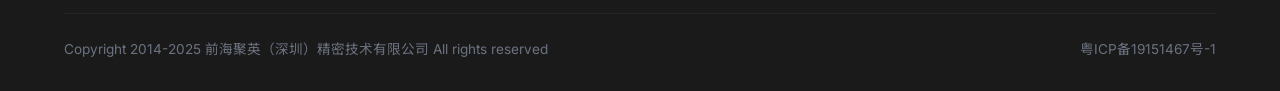
<file: shop/index.html>
<!DOCTYPE html>
<html lang="zh-CN">
<head>
  <meta charset="UTF-8">
  <meta name="viewport" content="width=device-width, initial-scale=1.0">
  <meta name="description" content="前海聚英在线商城 - 淘宝、1688、阿里国际站、立创商城、云汉芯城等全平台店铺入口，一站式采购推拉自锁连接器。">
  <title>在线商城 | 前海聚英 - 推拉自锁连接器</title>
  <link rel="icon" type="image/svg+xml" href="../assets/images/favicon.svg">
  <link rel="preconnect" href="https://fonts.googleapis.com">
  <link rel="preconnect" href="https://fonts.gstatic.com" crossorigin>
  <link href="https://fonts.googleapis.com/css2?family=Inter:wght@300;400;500;600;700;800&family=Noto+Sans+SC:wght@300;400;500;600;700;800&display=swap" rel="stylesheet">
  <link rel="stylesheet" href="../assets/css/style.css">
  <link rel="stylesheet" href="../assets/css/animations.css">
  <link rel="stylesheet" href="../assets/css/responsive.css">
  <style>
    .shop-grid {
      display: grid;
      grid-template-columns: repeat(auto-fill, minmax(340px, 1fr));
      gap: 24px;
      margin-top: 40px;
    }
    .shop-card {
      background: var(--card-bg);
      border: 1px solid var(--border);
      border-radius: 16px;
      padding: 28px;
      transition: all 0.3s ease;
      display: flex;
      flex-direction: column;
      position: relative;
      overflow: hidden;
    }
    .shop-card::before {
      content: '';
      position: absolute;
      top: 0;
      left: 0;
      right: 0;
      height: 3px;
      background: var(--gradient-primary);
      opacity: 0;
      transition: opacity 0.3s;
    }
    .shop-card:hover {
      transform: translateY(-4px);
      border-color: var(--accent-primary);
      box-shadow: 0 12px 40px rgba(0,0,0,0.15);
    }
    .shop-card:hover::before { opacity: 1; }
    .shop-platform {
      display: inline-flex;
      align-items: center;
      gap: 8px;
      padding: 4px 14px;
      border-radius: 20px;
      font-size: 13px;
      font-weight: 600;
      margin-bottom: 16px;
      width: fit-content;
    }
    .platform-taobao { background: #fff3e0; color: #e65100; }
    .platform-1688 { background: #fff8e1; color: #f57f17; }
    .platform-alibaba { background: #e8f5e9; color: #2e7d32; }
    .platform-szlcsc { background: #e3f2fd; color: #1565c0; }
    .platform-ickey { background: #f3e5f5; color: #7b1fa2; }
    .platform-mic { background: #fce4ec; color: #c62828; }
    .platform-douyin { background: #f3e5f5; color: #4a148c; }
    .platform-wechat { background: #e8f5e9; color: #1b5e20; }
    .shop-name {
      font-size: 18px;
      font-weight: 700;
      margin-bottom: 8px;
      color: var(--text-primary);
    }
    .shop-type {
      font-size: 13px;
      color: var(--text-muted);
      margin-bottom: 16px;
    }
    .shop-desc {
      font-size: 14px;
      color: var(--text-secondary);
      line-height: 1.7;
      flex: 1;
    }
    .shop-link {
      display: inline-flex;
      align-items: center;
      gap: 8px;
      margin-top: 20px;
      padding: 10px 24px;
      background: var(--gradient-primary);
      color: #fff;
      border-radius: 8px;
      text-decoration: none;
      font-weight: 600;
      font-size: 14px;
      transition: all 0.3s;
      width: fit-content;
    }
    .shop-link:hover {
      transform: translateY(-2px);
      box-shadow: 0 6px 20px rgba(0,102,255,0.3);
    }
    .shop-section-title {
      display: flex;
      align-items: center;
      gap: 12px;
      margin-bottom: 8px;
    }
    .shop-section-title h3 {
      font-size: 22px;
      font-weight: 700;
      color: var(--text-primary);
    }
    .shop-section-title .badge {
      background: var(--accent-primary);
      color: #fff;
      padding: 2px 10px;
      border-radius: 12px;
      font-size: 12px;
      font-weight: 600;
    }
    .shop-divider {
      height: 1px;
      background: var(--border);
      margin: 48px 0;
    }
    .social-grid {
      display: grid;
      grid-template-columns: repeat(auto-fill, minmax(280px, 1fr));
      gap: 24px;
    }
    .social-card {
      background: var(--card-bg);
      border: 1px solid var(--border);
      border-radius: 16px;
      padding: 28px;
      text-align: center;
      transition: all 0.3s;
    }
    .social-card:hover {
      transform: translateY(-4px);
      box-shadow: 0 12px 40px rgba(0,0,0,0.12);
    }
    .social-icon {
      width: 64px;
      height: 64px;
      border-radius: 16px;
      display: flex;
      align-items: center;
      justify-content: center;
      font-size: 28px;
      margin: 0 auto 16px;
    }
    .social-card h4 {
      font-size: 16px;
      font-weight: 700;
      margin-bottom: 6px;
    }
    .social-card p {
      font-size: 13px;
      color: var(--text-muted);
      margin-bottom: 16px;
    }
  </style>
</head>
<body>
  <!-- Header -->
  <header class="header scrolled" id="header">
    <div class="container">
      <a href="../" class="logo">
        <img src="../assets/images/logo-3d.jpg" alt="前海聚英" class="logo-img" style="height:40px;border-radius:6px;">
        <div class="logo-text">前海聚英<span>QIANHAI JOYING</span></div>
      </a>
      <nav class="nav">
        <div class="nav-links" id="navLinks">
          <a href="../">首页</a>
          <a href="../products/">产品中心</a>
          <a href="../solutions/">行业方案</a>
          <a href="../shop/" class="active">在线商城</a>
          <a href="../about/">关于我们</a>
          <a href="../contact/">联系我们</a>
        </div>
        <div class="lang-switcher" id="langSwitcher">
          <button class="lang-btn">🌐 中文 <svg width="10" height="6" viewBox="0 0 10 6" fill="none"><path d="M1 1L5 5L9 1" stroke="currentColor" stroke-width="1.5" stroke-linecap="round"/></svg></button>
          <div class="lang-dropdown">
            <a href="../shop/" class="active">🇨🇳 中文</a>
            <a href="/en/shop/">🇬🇧 English</a>
          </div>
        </div>
      </nav>
      <div class="mobile-toggle" id="mobileToggle"><span></span><span></span><span></span></div>
    </div>
  </header>

  <!-- Page Header -->
  <div class="page-header">
    <div class="container">
      <div class="page-header-content">
        <h1>在线商城</h1>
        <p>全平台一站式采购 · 10+平台同步服务</p>
      </div>
    </div>
  </div>

  <!-- E-commerce Platforms -->
  <section class="section">
    <div class="container">
      <div class="shop-section-title">
        <h3>🛒 电商平台</h3>
        <span class="badge">7个平台</span>
      </div>
      <p style="color:var(--text-muted);margin-bottom:0">覆盖B2C零售、B2B批发、出口贸易全渠道，随时下单，快速发货</p>
      
      <div class="shop-grid">
        <!-- 淘宝1 -->
        <div class="shop-card">
          <div class="shop-platform platform-taobao">🛍️ 淘宝</div>
          <div class="shop-name">前海聚英官方企业店</div>
          <div class="shop-type">B2C零售 · 官方企业店</div>
          <div class="shop-desc">官方直营店铺，全系列产品现货，支持定制，顺丰包邮。推拉自锁连接器、航空插头、防水连接器一站式选购。</div>
          <a href="https://www.taobao.com/list/dianpu/328734118.htm" target="_blank" class="shop-link">进入店铺 →</a>
        </div>

        <!-- 淘宝2 -->
        <div class="shop-card">
          <div class="shop-platform platform-taobao">🛍️ 淘宝</div>
          <div class="shop-name">深圳市前海聚英</div>
          <div class="shop-type">B2C零售 · 专卖店</div>
          <div class="shop-desc">推拉自锁连接器专卖，M12防水连接器、1K航空插头、0B穿墙式插座等热销产品，价格优惠。</div>
          <a href="https://www.taobao.com/list/dianpu/34322950.htm" target="_blank" class="shop-link">进入店铺 →</a>
        </div>

        <!-- 淘宝3 -->
        <div class="shop-card">
          <div class="shop-platform platform-taobao">🛍️ 淘宝</div>
          <div class="shop-name">前海聚英航空插推拉自锁</div>
          <div class="shop-type">B2C零售 · 专营店</div>
          <div class="shop-desc">航空插头专营店，推拉自锁系列齐全，FGG/EGG/EXG等各型号现货供应。</div>
          <a href="https://www.taobao.com/list/dianpu/305296228.htm" target="_blank" class="shop-link">进入店铺 →</a>
        </div>

        <!-- 1688 -->
        <div class="shop-card">
          <div class="shop-platform platform-1688">🏭 1688阿里巴巴</div>
          <div class="shop-name">前海聚英(深圳)精密技术有限公司</div>
          <div class="shop-type">B2B批发 · 实力商家</div>
          <div class="shop-desc">1688官方旗舰店，批量采购更优惠。64+款前海聚英优质商品，支持一件代发，品质商家认证。</div>
          <a href="https://shop1843i6m74m700.1688.com/" target="_blank" class="shop-link">进入店铺 →</a>
        </div>

        <!-- 阿里国际站 -->
        <div class="shop-card">
          <div class="shop-platform platform-alibaba">🌍 阿里国际站</div>
          <div class="shop-name">Shenzhen Qianhai Joying Supply Chain Co., Ltd.</div>
          <div class="shop-type">B2B出口 · Gold Supplier</div>
          <div class="shop-desc">Alibaba.com国际站金牌供应商，覆盖7大产品系列（B/K/S/F/T/P/N），支持全球贸易，安全支付。</div>
          <a href="https://18sz.en.alibaba.com/" target="_blank" class="shop-link">进入店铺 →</a>
        </div>

        <!-- 立创商城 -->
        <div class="shop-card">
          <div class="shop-platform platform-szlcsc">🔧 立创商城</div>
          <div class="shop-name">QianHai Joying(前海聚英)</div>
          <div class="shop-type">元器件商城 · 正品保障</div>
          <div class="shop-desc">立创商城品牌专区，提供高清引脚图、PCB焊盘图、3D模型及Datasheet数据手册，支持选型与设计参考。</div>
          <a href="https://list.szlcsc.com/brand/18911.html" target="_blank" class="shop-link">进入店铺 →</a>
        </div>

        <!-- 云汉芯城 -->
        <div class="shop-card">
          <div class="shop-platform platform-ickey">⚡ 云汉芯城</div>
          <div class="shop-name">JOYING/前海聚英</div>
          <div class="shop-type">元器件商城 · 原厂正品</div>
          <div class="shop-desc">云汉芯城JOYING品牌专区，连接器产品供应，支持账期服务、2小时发货、技术资料下载。</div>
          <a href="https://www.ickey.cn/brand/joying.html" target="_blank" class="shop-link">进入店铺 →</a>
        </div>
      </div>
    </div>
  </section>

  <div class="shop-divider container"><div></div></div>

  <!-- Social & Content Platforms -->
  <section class="section" style="padding-top:0">
    <div class="container">
      <div class="shop-section-title">
        <h3>📱 内容平台</h3>
        <span class="badge">4个账号</span>
      </div>
      <p style="color:var(--text-muted);margin-bottom:40px">关注我们，获取最新产品资讯、技术视频和行业动态</p>
      
      <div class="social-grid">
        <!-- 抖音1 -->
        <div class="social-card">
          <div class="social-icon" style="background:#f3e5f5;color:#4a148c;">🎵</div>
          <h4>前海聚英</h4>
          <p>官方抖音号 · 产品演示与工厂实拍</p>
          <a href="https://www.douyin.com/user/MS4wLjABAAAAOyaYLQ933_EyBzEGokP5JIiUlGPHy0LWUPdTlGYqNaZTE0pP9MpGbxkfORAjh2v8" target="_blank" class="shop-link" style="font-size:13px;padding:8px 20px;">关注 →</a>
        </div>

        <!-- 抖音2 -->
        <div class="social-card">
          <div class="social-icon" style="background:#f3e5f5;color:#4a148c;">🎶</div>
          <h4>前海聚英圆形航插连接器</h4>
          <p>产品号 · 连接器专业知识分享</p>
          <a href="https://www.douyin.com/user/MS4wLjABAAAASGshjFXMmL1AZDcdIzB6XCETh45bjMf7eBk1wsKyh0mTG24i5jiwGvNXkJvZrD35" target="_blank" class="shop-link" style="font-size:13px;padding:8px 20px;">关注 →</a>
        </div>

        <!-- 微信公众号1 -->
        <div class="social-card">
          <div class="social-icon" style="background:#e8f5e9;color:#1b5e20;">💬</div>
          <h4>前海聚英</h4>
          <p>微信公众号 · 公司动态与行业资讯</p>
          <a href="#" class="shop-link" style="font-size:13px;padding:8px 20px;background:#07c160;">微信搜索关注</a>
        </div>

        <!-- 微信公众号2 -->
        <div class="social-card">
          <div class="social-icon" style="background:#e8f5e9;color:#1b5e20;">📢</div>
          <h4>前海聚英精密</h4>
          <p>微信公众号 · 技术文章与产品发布</p>
          <a href="#" class="shop-link" style="font-size:13px;padding:8px 20px;background:#07c160;">微信搜索关注</a>
        </div>
      </div>
    </div>
  </section>

  <div class="shop-divider container"><div></div></div>

  <!-- B2B Export -->
  <section class="section" style="padding-top:0">
    <div class="container">
      <div class="shop-section-title">
        <h3>🌐 外贸平台</h3>
        <span class="badge">2个平台</span>
      </div>
      <p style="color:var(--text-muted);margin-bottom:0">面向全球市场，支持多语言、多币种交易</p>
      
      <div class="shop-grid" style="margin-top:24px;">
        <!-- 中国制造网 -->
        <div class="shop-card">
          <div class="shop-platform platform-mic">🌏 中国制造网</div>
          <div class="shop-name">前海聚英(深圳)精密技术有限公司</div>
          <div class="shop-type">B2B出口 · 制造商认证</div>
          <div class="shop-desc">中国制造网官方企业页，展示公司资质、产品目录、出口能力，面向全球买家。</div>
          <a href="https://3g.made-in-china.com/company-szqhjy/about.html" target="_blank" class="shop-link">进入店铺 →</a>
        </div>

        <!-- 阿里国际站重复展示 -->
        <div class="shop-card">
          <div class="shop-platform platform-alibaba">🌍 Alibaba.com</div>
          <div class="shop-name">Qianhai Joying International</div>
          <div class="shop-type">B2B出口 · Gold Supplier 3年</div>
          <div class="shop-desc">Gold Supplier金牌供应商认证，7大产品系列全线上架，Trade Assurance交易保障，支持全球配送。</div>
          <a href="https://18sz.en.alibaba.com/" target="_blank" class="shop-link">进入店铺 →</a>
        </div>
      </div>
    </div>
  </section>

  <!-- Footer -->
  <footer class="footer">
    <div class="container">
      <div class="footer-grid">
        <div class="footer-col">
          <div class="footer-brand">
            <img src="../assets/images/logo-3d.jpg" alt="前海聚英" class="logo-img" style="height:40px;border-radius:6px;">
            <div class="logo-text">前海聚英<span>QIANHAI JOYING</span></div>
          </div>
          <p class="footer-desc">专业推拉自锁连接器制造商<br>国产自主研发方案</p>
        </div>
        <div class="footer-col">
          <h4>产品中心</h4>
          <a href="../products/b-series/">金属B系列</a>
          <a href="../products/k-series/">K系列防水</a>
          <a href="../products/s-series/">S系列超微型</a>
        </div>
        <div class="footer-col">
          <h4>在线商城</h4>
          <a href="https://www.taobao.com/list/dianpu/328734118.htm" target="_blank">淘宝企业店</a>
          <a href="https://shop1843i6m74m700.1688.com/" target="_blank">1688旗舰店</a>
          <a href="https://18sz.en.alibaba.com/" target="_blank">阿里国际站</a>
        </div>
        <div class="footer-col">
          <h4>联系我们</h4>
          <p>全国统一客服热线</p>
          <p style="font-weight:700;font-size:18px;">0755-23322028</p>
          <p>0755-88218887</p>
          <p>jyjm@18sz.cn</p>
        </div>
      </div>
      <div class="footer-bottom">
        <p>Copyright 2014-2025 前海聚英（深圳）精密技术有限公司 All rights reserved</p>
        <p>粤ICP备19151467号-1</p>
      </div>
    </div>
  </footer>
</body>
</html>
</file>
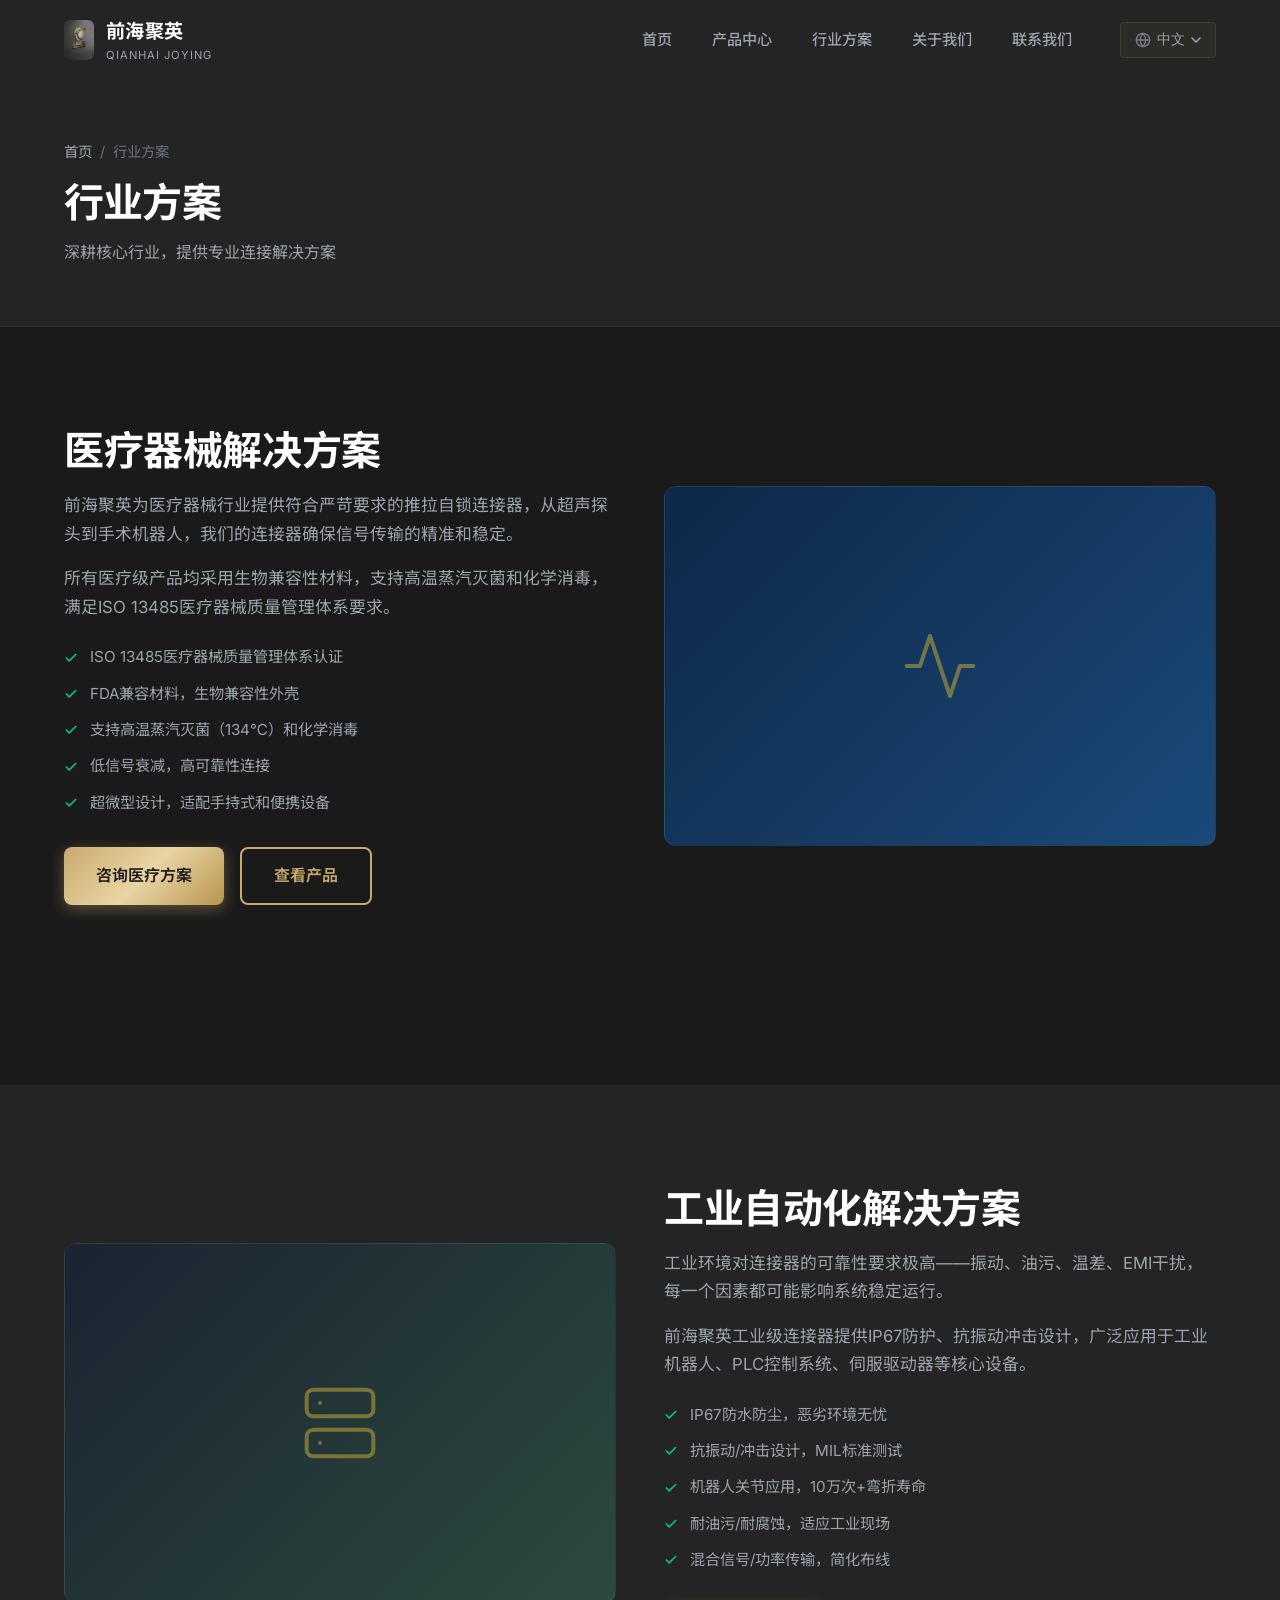
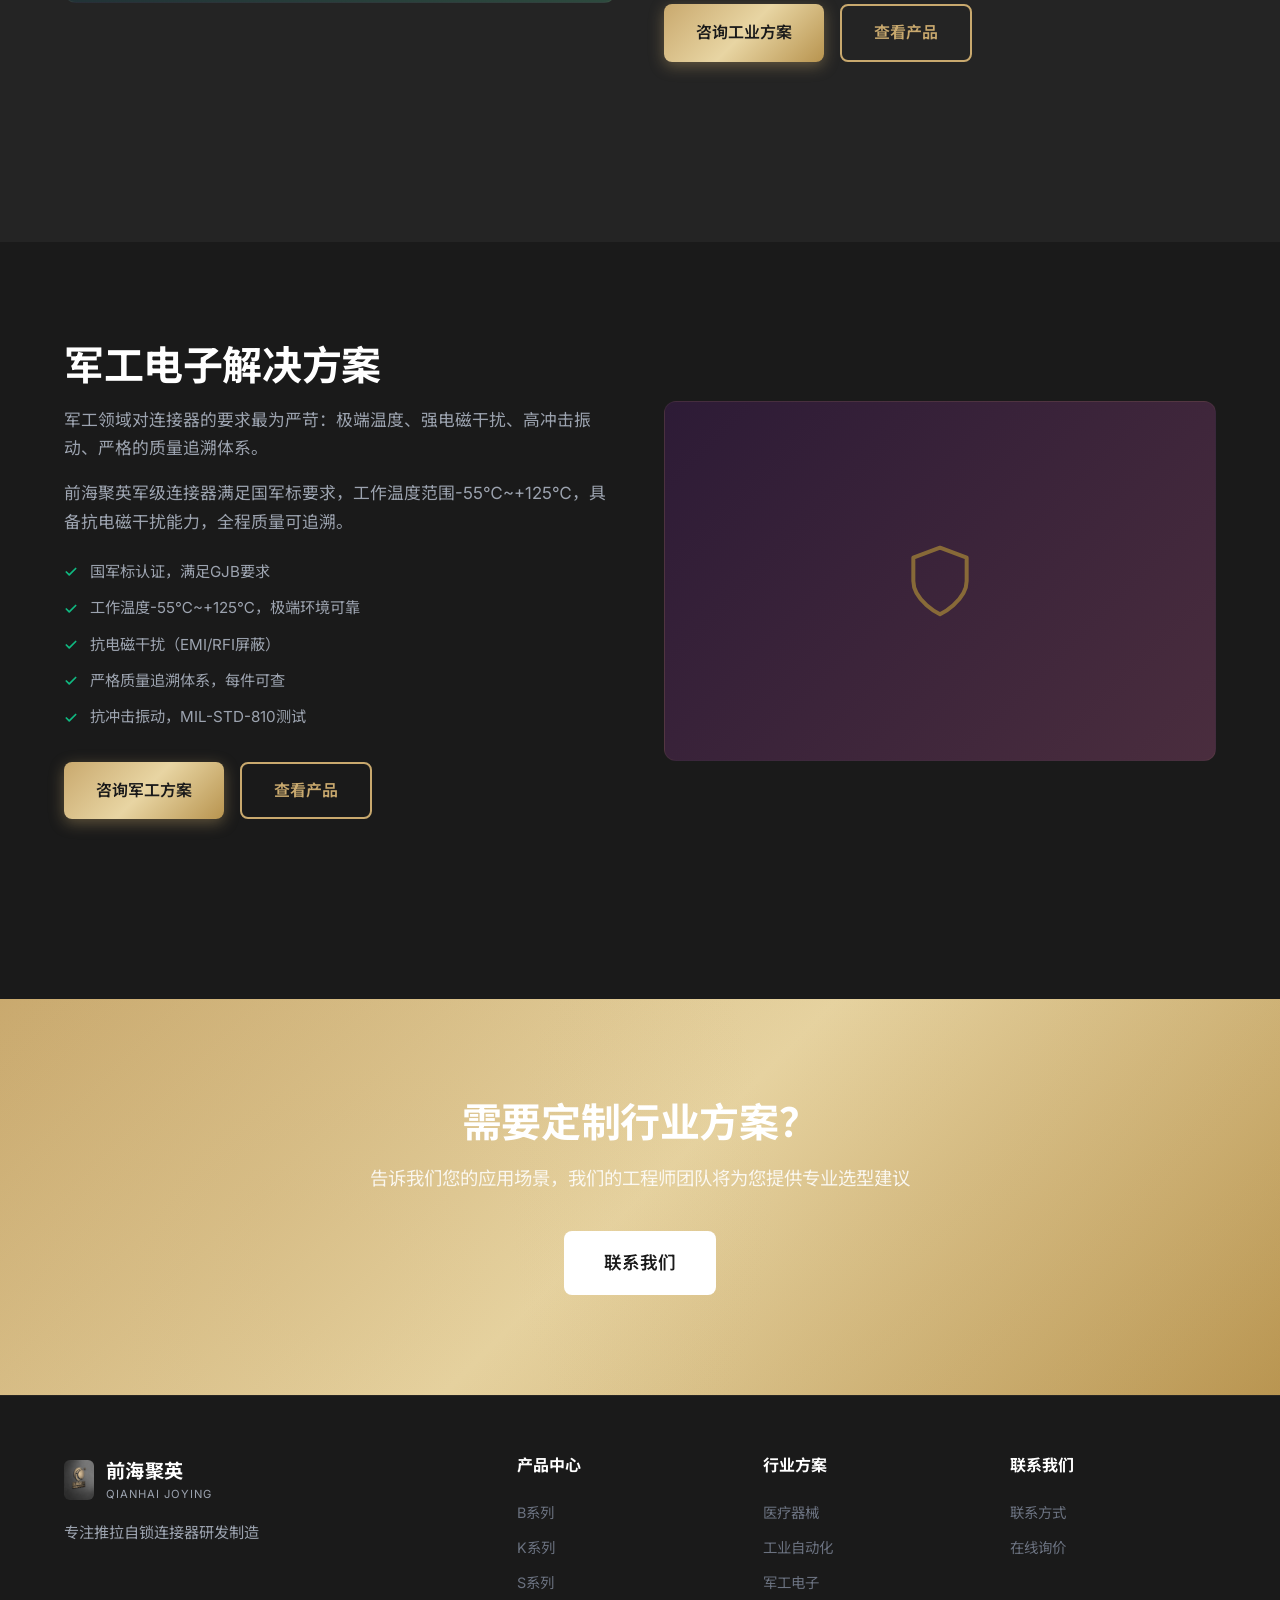
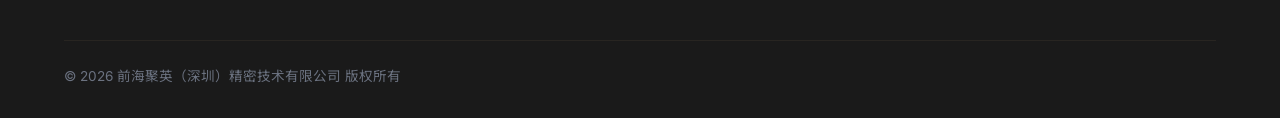
<file: solutions/index.html>
<!DOCTYPE html>
<html lang="zh-CN">
<head>
  <meta charset="UTF-8">
  <meta name="viewport" content="width=device-width, initial-scale=1.0">
  <meta name="description" content="前海聚英行业方案 - 医疗器械、工业自动化、军工电子连接器解决方案。">
  <title>行业方案 | 前海聚英 - 专业连接器解决方案</title>
  <link rel="icon" type="image/svg+xml" href="../assets/images/favicon.svg">
  <link rel="preconnect" href="https://fonts.googleapis.com">
  <link href="https://fonts.googleapis.com/css2?family=Inter:wght@300;400;500;600;700;800&family=Noto+Sans+SC:wght@300;400;500;600;700;800&display=swap" rel="stylesheet">
  <link rel="stylesheet" href="../assets/css/style.css">
  <link rel="stylesheet" href="../assets/css/animations.css">
  <link rel="stylesheet" href="../assets/css/responsive.css">
</head>
<body>
  <header class="header scrolled" id="header">
    <div class="container">
      <a href="../" class="logo"><img src="../assets/images/logo-3d.jpg" alt="前海聚英LOGO" class="logo-img" style="height:40px;border-radius:6px;"><div class="logo-text">前海聚英<span>QIANHAI JOYING</span></div></a>
      <nav class="nav">
        <div class="nav-links" id="navLinks">
          <a href="../">首页</a><a href="../products/">产品中心</a><a href="../solutions/" class="active">行业方案</a><a href="../about/">关于我们</a><a href="../contact/">联系我们</a>
        </div>
        <div class="lang-switcher" id="langSwitcher">
          <button class="lang-btn"><svg class="icon-globe" width="16" height="16" viewBox="0 0 24 24" fill="none" stroke="currentColor" stroke-width="2" stroke-linecap="round" stroke-linejoin="round"><circle cx="12" cy="12" r="10"/><line x1="2" y1="12" x2="22" y2="12"/><path d="M12 2a15.3 15.3 0 0 1 4 10 15.3 15.3 0 0 1-4 10 15.3 15.3 0 0 1-4-10 15.3 15.3 0 0 1 4-10z"/></svg> 中文 <svg width="10" height="6" viewBox="0 0 10 6" fill="none"><path d="M1 1L5 5L9 1" stroke="currentColor" stroke-width="1.5" stroke-linecap="round"/></svg></button>
          <div class="lang-dropdown">
            <a href="../solutions/" class="active"><span class="lang-flag">🇨🇳</span> 中文</a>
            <a href="/en/solutions/"><span class="lang-flag">🇬🇧</span> English</a>
            <a href="/de/solutions/"><span class="lang-flag">🇩🇪</span> Deutsch</a>
            <a href="/ja/solutions/"><span class="lang-flag">🇯🇵</span> 日本語</a>
            <a href="/ko/solutions/"><span class="lang-flag">🇰🇷</span> 한국어</a>
            <a href="/ru/solutions/"><span class="lang-flag">🇷🇺</span> Русский</a>
          </div>
        </div>
      </nav>
      <div class="mobile-toggle" id="mobileToggle"><span></span><span></span><span></span></div>
    </div>
  </header>

  <div class="page-header">
    <div class="container">
      <div class="breadcrumb">
        <a href="../">首页</a><span class="breadcrumb-sep">/</span><span>行业方案</span>
      </div>
      <h1>行业方案</h1>
      <p style="color:var(--gray-2);margin-top:8px;">深耕核心行业，提供专业连接解决方案</p>
    </div>
  </div>

  <!-- Medical Solution -->
  <section class="section" id="medical">
    <div class="container">
      <div class="solution-detail">
        <div class="solution-detail-content fade-in-left">
          <h2>医疗器械解决方案</h2>
          <p>前海聚英为医疗器械行业提供符合严苛要求的推拉自锁连接器，从超声探头到手术机器人，我们的连接器确保信号传输的精准和稳定。</p>
          <p>所有医疗级产品均采用生物兼容性材料，支持高温蒸汽灭菌和化学消毒，满足ISO 13485医疗器械质量管理体系要求。</p>
          <div class="solution-detail-features">
            <div class="solution-detail-feature"><span class="solution-feature-check"><svg width="14" height="14" viewBox="0 0 24 24" fill="none" stroke="currentColor" stroke-width="3" stroke-linecap="round" stroke-linejoin="round"><polyline points="20 6 9 17 4 12"/></svg></span> ISO 13485医疗器械质量管理体系认证</div>
            <div class="solution-detail-feature"><span class="solution-feature-check"><svg width="14" height="14" viewBox="0 0 24 24" fill="none" stroke="currentColor" stroke-width="3" stroke-linecap="round" stroke-linejoin="round"><polyline points="20 6 9 17 4 12"/></svg></span> FDA兼容材料，生物兼容性外壳</div>
            <div class="solution-detail-feature"><span class="solution-feature-check"><svg width="14" height="14" viewBox="0 0 24 24" fill="none" stroke="currentColor" stroke-width="3" stroke-linecap="round" stroke-linejoin="round"><polyline points="20 6 9 17 4 12"/></svg></span> 支持高温蒸汽灭菌（134℃）和化学消毒</div>
            <div class="solution-detail-feature"><span class="solution-feature-check"><svg width="14" height="14" viewBox="0 0 24 24" fill="none" stroke="currentColor" stroke-width="3" stroke-linecap="round" stroke-linejoin="round"><polyline points="20 6 9 17 4 12"/></svg></span> 低信号衰减，高可靠性连接</div>
            <div class="solution-detail-feature"><span class="solution-feature-check"><svg width="14" height="14" viewBox="0 0 24 24" fill="none" stroke="currentColor" stroke-width="3" stroke-linecap="round" stroke-linejoin="round"><polyline points="20 6 9 17 4 12"/></svg></span> 超微型设计，适配手持式和便携设备</div>
          </div>
          <div class="product-actions" style="margin-top:32px;">
            <a href="../contact/" class="btn btn-primary">咨询医疗方案</a>
            <a href="../products/" class="btn btn-outline">查看产品</a>
          </div>
        </div>
        <div class="solution-detail-visual" style="background:linear-gradient(135deg, #0D2847 0%, #1A4A7A 100%);">
          <svg width="80" height="80" viewBox="0 0 24 24" fill="none" stroke="currentColor" stroke-width="1.2" stroke-linecap="round" stroke-linejoin="round"><path d="M22 12h-4l-3 9L9 3l-3 9H2"/></svg>
        </div>
      </div>
    </div>
  </section>

  <!-- Industrial Solution -->
  <section class="section section-dark" id="industrial">
    <div class="container">
      <div class="solution-detail">
        <div class="solution-detail-visual" style="background:linear-gradient(135deg, #1A2332 0%, #2D4A3E 100%);">
          <svg width="80" height="80" viewBox="0 0 24 24" fill="none" stroke="currentColor" stroke-width="1.2" stroke-linecap="round" stroke-linejoin="round"><rect x="2" y="2" width="20" height="8" rx="2" ry="2"/><rect x="2" y="14" width="20" height="8" rx="2" ry="2"/><line x1="6" y1="6" x2="6.01" y2="6"/><line x1="6" y1="18" x2="6.01" y2="18"/></svg>
        </div>
        <div class="solution-detail-content fade-in-right">
          <h2>工业自动化解决方案</h2>
          <p>工业环境对连接器的可靠性要求极高——振动、油污、温差、EMI干扰，每一个因素都可能影响系统稳定运行。</p>
          <p>前海聚英工业级连接器提供IP67防护、抗振动冲击设计，广泛应用于工业机器人、PLC控制系统、伺服驱动器等核心设备。</p>
          <div class="solution-detail-features">
            <div class="solution-detail-feature"><span class="solution-feature-check"><svg width="14" height="14" viewBox="0 0 24 24" fill="none" stroke="currentColor" stroke-width="3" stroke-linecap="round" stroke-linejoin="round"><polyline points="20 6 9 17 4 12"/></svg></span> IP67防水防尘，恶劣环境无忧</div>
            <div class="solution-detail-feature"><span class="solution-feature-check"><svg width="14" height="14" viewBox="0 0 24 24" fill="none" stroke="currentColor" stroke-width="3" stroke-linecap="round" stroke-linejoin="round"><polyline points="20 6 9 17 4 12"/></svg></span> 抗振动/冲击设计，MIL标准测试</div>
            <div class="solution-detail-feature"><span class="solution-feature-check"><svg width="14" height="14" viewBox="0 0 24 24" fill="none" stroke="currentColor" stroke-width="3" stroke-linecap="round" stroke-linejoin="round"><polyline points="20 6 9 17 4 12"/></svg></span> 机器人关节应用，10万次+弯折寿命</div>
            <div class="solution-detail-feature"><span class="solution-feature-check"><svg width="14" height="14" viewBox="0 0 24 24" fill="none" stroke="currentColor" stroke-width="3" stroke-linecap="round" stroke-linejoin="round"><polyline points="20 6 9 17 4 12"/></svg></span> 耐油污/耐腐蚀，适应工业现场</div>
            <div class="solution-detail-feature"><span class="solution-feature-check"><svg width="14" height="14" viewBox="0 0 24 24" fill="none" stroke="currentColor" stroke-width="3" stroke-linecap="round" stroke-linejoin="round"><polyline points="20 6 9 17 4 12"/></svg></span> 混合信号/功率传输，简化布线</div>
          </div>
          <div class="product-actions" style="margin-top:32px;">
            <a href="../contact/" class="btn btn-primary">咨询工业方案</a>
            <a href="../products/" class="btn btn-outline">查看产品</a>
          </div>
        </div>
      </div>
    </div>
  </section>

  <!-- Military Solution -->
  <section class="section" id="military">
    <div class="container">
      <div class="solution-detail">
        <div class="solution-detail-content fade-in-left">
          <h2>军工电子解决方案</h2>
          <p>军工领域对连接器的要求最为严苛：极端温度、强电磁干扰、高冲击振动、严格的质量追溯体系。</p>
          <p>前海聚英军级连接器满足国军标要求，工作温度范围-55℃~+125℃，具备抗电磁干扰能力，全程质量可追溯。</p>
          <div class="solution-detail-features">
            <div class="solution-detail-feature"><span class="solution-feature-check"><svg width="14" height="14" viewBox="0 0 24 24" fill="none" stroke="currentColor" stroke-width="3" stroke-linecap="round" stroke-linejoin="round"><polyline points="20 6 9 17 4 12"/></svg></span> 国军标认证，满足GJB要求</div>
            <div class="solution-detail-feature"><span class="solution-feature-check"><svg width="14" height="14" viewBox="0 0 24 24" fill="none" stroke="currentColor" stroke-width="3" stroke-linecap="round" stroke-linejoin="round"><polyline points="20 6 9 17 4 12"/></svg></span> 工作温度-55℃~+125℃，极端环境可靠</div>
            <div class="solution-detail-feature"><span class="solution-feature-check"><svg width="14" height="14" viewBox="0 0 24 24" fill="none" stroke="currentColor" stroke-width="3" stroke-linecap="round" stroke-linejoin="round"><polyline points="20 6 9 17 4 12"/></svg></span> 抗电磁干扰（EMI/RFI屏蔽）</div>
            <div class="solution-detail-feature"><span class="solution-feature-check"><svg width="14" height="14" viewBox="0 0 24 24" fill="none" stroke="currentColor" stroke-width="3" stroke-linecap="round" stroke-linejoin="round"><polyline points="20 6 9 17 4 12"/></svg></span> 严格质量追溯体系，每件可查</div>
            <div class="solution-detail-feature"><span class="solution-feature-check"><svg width="14" height="14" viewBox="0 0 24 24" fill="none" stroke="currentColor" stroke-width="3" stroke-linecap="round" stroke-linejoin="round"><polyline points="20 6 9 17 4 12"/></svg></span> 抗冲击振动，MIL-STD-810测试</div>
          </div>
          <div class="product-actions" style="margin-top:32px;">
            <a href="../contact/" class="btn btn-primary">咨询军工方案</a>
            <a href="../products/" class="btn btn-outline">查看产品</a>
          </div>
        </div>
        <div class="solution-detail-visual" style="background:linear-gradient(135deg, #2D1B36 0%, #4A2D3E 100%);">
          <svg width="80" height="80" viewBox="0 0 24 24" fill="none" stroke="currentColor" stroke-width="1.2" stroke-linecap="round" stroke-linejoin="round"><path d="M12 22s8-4 8-10V5l-8-3-8 3v7c0 6 8 10 8 10z"/></svg>
        </div>
      </div>
    </div>
  </section>

  <!-- CTA -->
  <section class="section cta-section">
    <div class="container">
      <div class="cta-content fade-in">
        <h2>需要定制行业方案？</h2>
        <p>告诉我们您的应用场景，我们的工程师团队将为您提供专业选型建议</p>
        <div class="cta-actions">
          <a href="../contact/" class="btn btn-white btn-lg">联系我们</a>
        </div>
      </div>
    </div>
  </section>

  <footer class="footer">
    <div class="container">
      <div class="footer-grid">
        <div class="footer-brand"><a href="../" class="logo"><img src="../assets/images/logo-3d.jpg" alt="前海聚英LOGO" class="logo-img" style="height:40px;border-radius:6px;"><div class="logo-text">前海聚英<span>QIANHAI JOYING</span></div></a><p>专注推拉自锁连接器研发制造</p></div>
        <div class="footer-column"><h4>产品中心</h4><a href="../products/b-series/">B系列</a><a href="../products/k-series/">K系列</a><a href="../products/s-series/">S系列</a></div>
        <div class="footer-column"><h4>行业方案</h4><a href="#medical">医疗器械</a><a href="#industrial">工业自动化</a><a href="#military">军工电子</a></div>
        <div class="footer-column"><h4>联系我们</h4><a href="../contact/">联系方式</a><a href="/contact/#inquiry">在线询价</a></div>
      </div>
      <div class="footer-bottom"><p>&copy; 2026 前海聚英（深圳）精密技术有限公司 版权所有</p></div>
    </div>
  </footer>
  <script src="../assets/js/main.js"></script>
</body>
</html>
</file>
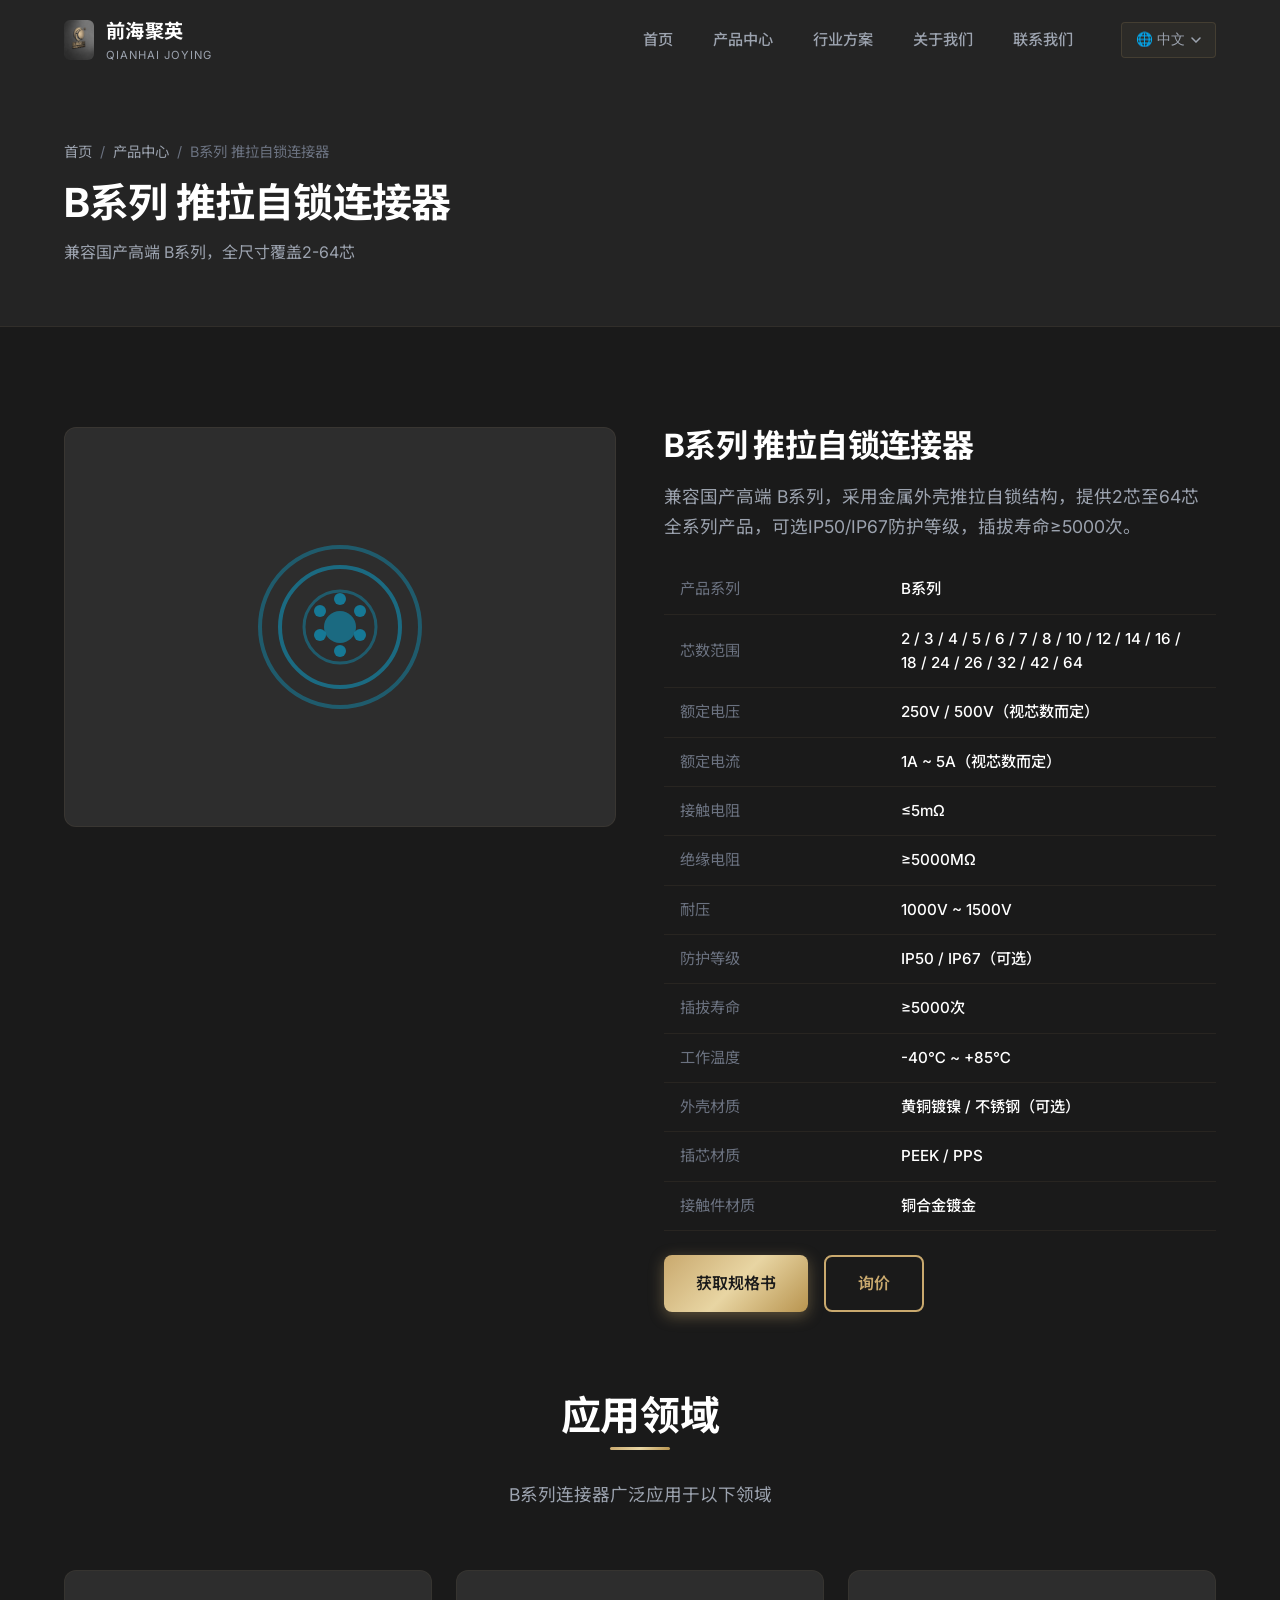
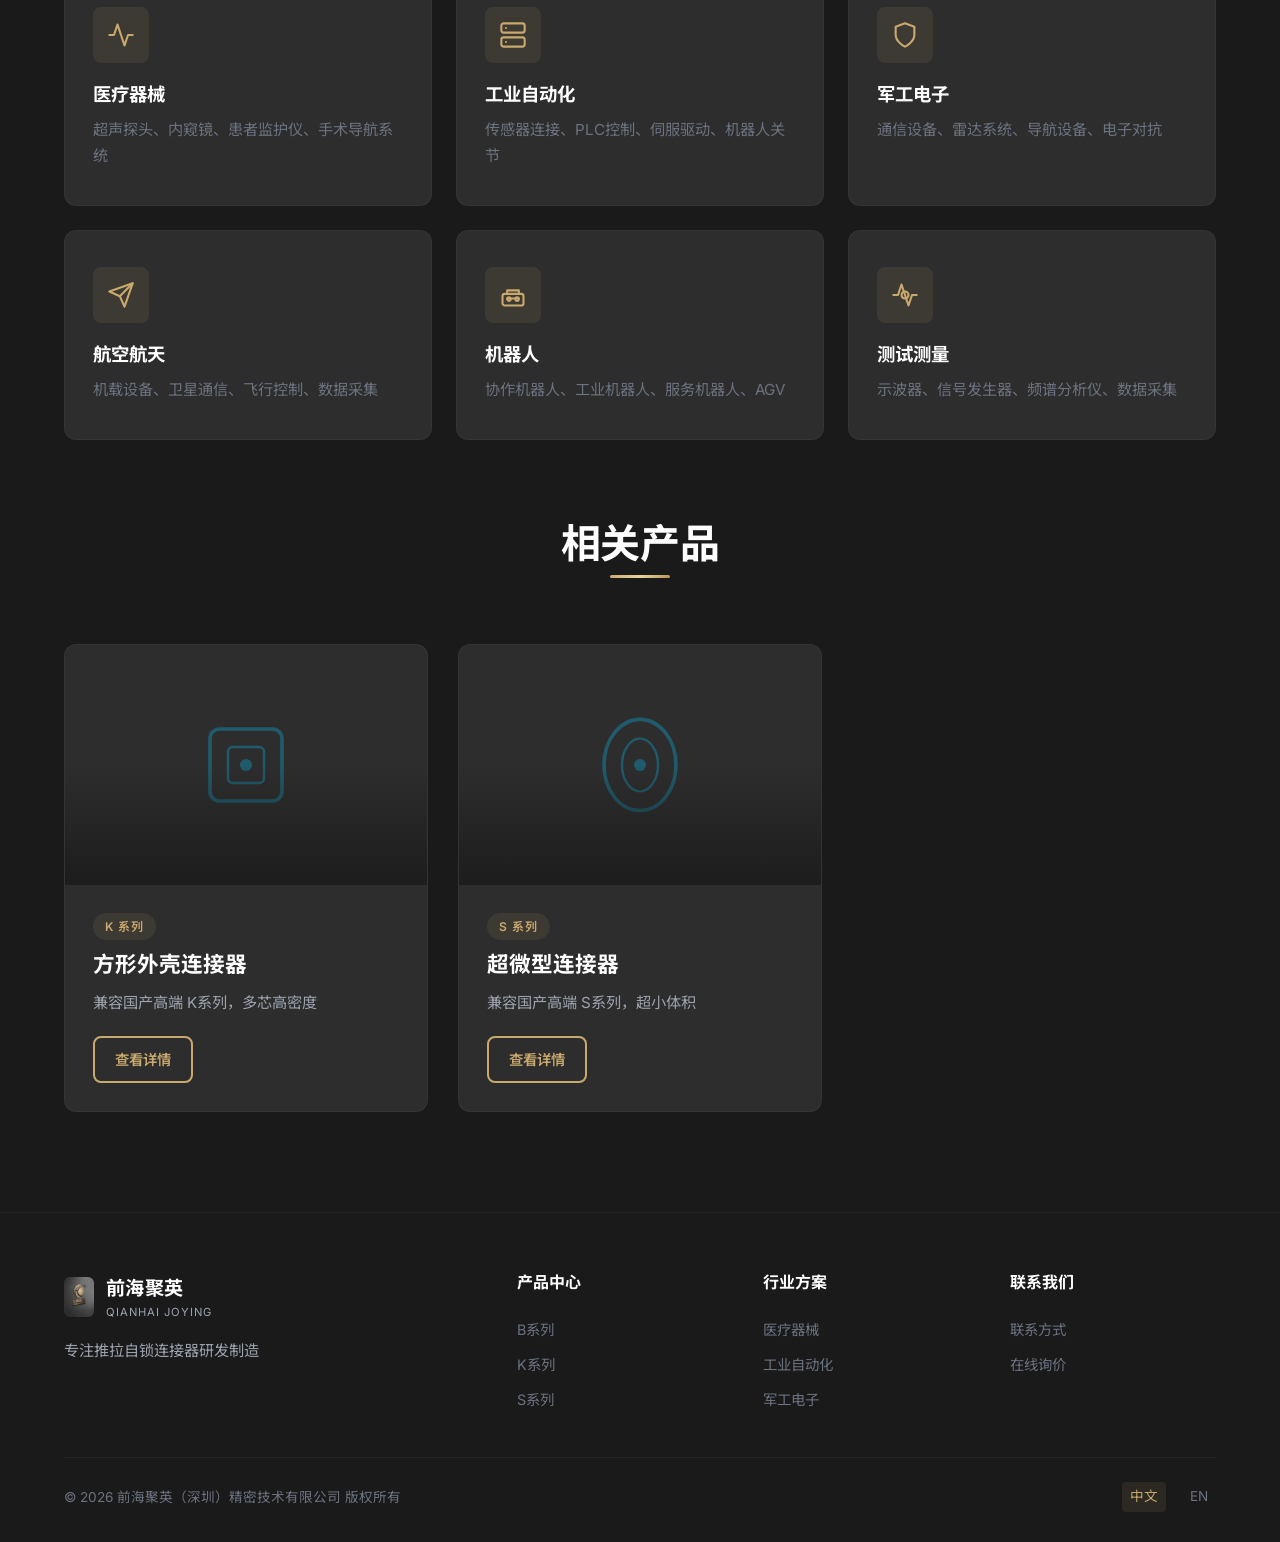
<file: products/b-series/index.html>
<!DOCTYPE html>
<html lang="zh-CN">
<head>
  <meta charset="UTF-8">
  <meta name="viewport" content="width=device-width, initial-scale=1.0">
  <meta name="description" content="B系列推拉自锁连接器 - 兼容国产高端 B系列，2-64芯，金属外壳推拉自锁结构，IP50/IP67防护等级。">
  <title>B系列 推拉自锁连接器 | 前海聚英</title>
  <link rel="icon" type="image/svg+xml" href="../../assets/images/favicon.svg">
  <link rel="preconnect" href="https://fonts.googleapis.com">
  <link rel="preconnect" href="https://fonts.gstatic.com" crossorigin>
  <link href="https://fonts.googleapis.com/css2?family=Inter:wght@300;400;500;600;700;800&family=Noto+Sans+SC:wght@300;400;500;600;700;800&display=swap" rel="stylesheet">
  <link rel="stylesheet" href="../../assets/css/style.css">
  <link rel="stylesheet" href="../../assets/css/animations.css">
  <link rel="stylesheet" href="../../assets/css/responsive.css">
</head>
<body>
  <header class="header scrolled" id="header">
    <div class="container">
      <a href="../../" class="logo">
        <img src="../../assets/images/logo-3d.jpg" alt="前海聚英" class="logo-img" style="height:40px;border-radius:6px;">
        <div class="logo-text">前海聚英<span>QIANHAI JOYING</span></div>
      </a>
      <nav class="nav">
        <div class="nav-links" id="navLinks">
          <a href="../../">首页</a>
          <a href="../../products/" class="active">产品中心</a>
          <a href="../../solutions/">行业方案</a>
          <a href="../../about/">关于我们</a>
          <a href="../../contact/">联系我们</a>
        </div>
        <div class="lang-switcher" id="langSwitcher">
          <button class="lang-btn">🌐 中文 <svg width="10" height="6" viewBox="0 0 10 6" fill="none"><path d="M1 1L5 5L9 1" stroke="currentColor" stroke-width="1.5" stroke-linecap="round"/></svg></button>
          <div class="lang-dropdown">
            <a href="../../products/b-series/" class="active">🇨🇳 中文</a>
            <a href="/en/products/b-series/">🇬🇧 English</a>
            <a href="/de/products/b-series/">🇩🇪 Deutsch</a>
            <a href="/ja/products/b-series/">🇯🇵 日本語</a>
            <a href="/ko/products/b-series/">🇰🇰 한국어</a>
            <a href="/ru/products/b-series/">🇷🇺 Русский</a>
            <a href="/de/products/b-series/">🇩🇪 Deutsch</a>
            <a href="/ja/products/b-series/">🇯🇵 日本語</a>
            <a href="/ko/products/b-series/">🇰🇷 한국어</a>
            <a href="/ru/products/b-series/">🇷🇺 Русский</a>
          </div>
        </div>
      </nav>
      <div class="mobile-toggle" id="mobileToggle"><span></span><span></span><span></span></div>
    </div>
  </header>

  <div class="page-header">
    <div class="container">
      <div class="breadcrumb">
        <a href="../../">首页</a>
        <span class="breadcrumb-sep">/</span>
        <a href="../../products/">产品中心</a>
        <span class="breadcrumb-sep">/</span>
        <span>B系列 推拉自锁连接器</span>
      </div>
      <h1>B系列 推拉自锁连接器</h1>
      <p style="color:var(--gray-2);margin-top:8px;">兼容国产高端 B系列，全尺寸覆盖2-64芯</p>
    </div>
  </div>

  <section class="section">
    <div class="container">
      <div class="product-detail">
        <div class="product-gallery">
          <svg viewBox="0 0 100 100" xmlns="http://www.w3.org/2000/svg">
            <circle cx="50" cy="50" r="40" fill="none" stroke="rgba(0,198,255,0.3)" stroke-width="2"/>
            <circle cx="50" cy="50" r="30" fill="none" stroke="rgba(0,198,255,0.4)" stroke-width="2"/>
            <circle cx="50" cy="50" r="18" fill="none" stroke="rgba(0,198,255,0.3)" stroke-width="1.5"/>
            <circle cx="50" cy="50" r="8" fill="rgba(0,198,255,0.4)"/>
            <!-- Pin arrangement -->
            <circle cx="50" cy="36" r="3" fill="rgba(0,198,255,0.5)"/>
            <circle cx="60" cy="42" r="3" fill="rgba(0,198,255,0.5)"/>
            <circle cx="60" cy="54" r="3" fill="rgba(0,198,255,0.5)"/>
            <circle cx="50" cy="62" r="3" fill="rgba(0,198,255,0.5)"/>
            <circle cx="40" cy="54" r="3" fill="rgba(0,198,255,0.5)"/>
            <circle cx="40" cy="42" r="3" fill="rgba(0,198,255,0.5)"/>
          </svg>
        </div>
        <div class="product-info">
          <h1>B系列 推拉自锁连接器</h1>
          <p class="product-info-desc">兼容国产高端 B系列，采用金属外壳推拉自锁结构，提供2芯至64芯全系列产品，可选IP50/IP67防护等级，插拔寿命≥5000次。</p>

          <table class="spec-table">
            <tr><td>产品系列</td><td>B系列</td></tr>
            <tr><td>芯数范围</td><td>2 / 3 / 4 / 5 / 6 / 7 / 8 / 10 / 12 / 14 / 16 / 18 / 24 / 26 / 32 / 42 / 64</td></tr>
            <tr><td>额定电压</td><td>250V / 500V（视芯数而定）</td></tr>
            <tr><td>额定电流</td><td>1A ~ 5A（视芯数而定）</td></tr>
            <tr><td>接触电阻</td><td>≤5mΩ</td></tr>
            <tr><td>绝缘电阻</td><td>≥5000MΩ</td></tr>
            <tr><td>耐压</td><td>1000V ~ 1500V</td></tr>
            <tr><td>防护等级</td><td>IP50 / IP67（可选）</td></tr>
            <tr><td>插拔寿命</td><td>≥5000次</td></tr>
            <tr><td>工作温度</td><td>-40℃ ~ +85℃</td></tr>
            <tr><td>外壳材质</td><td>黄铜镀镍 / 不锈钢（可选）</td></tr>
            <tr><td>插芯材质</td><td>PEEK / PPS</td></tr>
            <tr><td>接触件材质</td><td>铜合金镀金</td></tr>
          </table>

          <div class="product-actions">
            <a href="../../contact/" class="btn btn-primary">获取规格书</a>
            <a href="../../contact/" class="btn btn-outline">询价</a>
          </div>
        </div>
      </div>

      <!-- Applications -->
      <div style="margin-top:80px;">
        <div class="section-header">
          <h2>应用领域</h2>
          <p>B系列连接器广泛应用于以下领域</p>
        </div>
        <div class="features-grid">
          <div class="feature-card">
            <div class="feature-icon"><svg width="28" height="28" viewBox="0 0 24 24" fill="none" stroke="currentColor" stroke-width="1.8" stroke-linecap="round" stroke-linejoin="round"><path d="M22 12h-4l-3 9L9 3l-3 9H2"/></svg></div>
            <h4>医疗器械</h4>
            <p>超声探头、内窥镜、患者监护仪、手术导航系统</p>
          </div>
          <div class="feature-card">
            <div class="feature-icon"><svg width="28" height="28" viewBox="0 0 24 24" fill="none" stroke="currentColor" stroke-width="1.8" stroke-linecap="round" stroke-linejoin="round"><rect x="2" y="2" width="20" height="8" rx="2" ry="2"/><rect x="2" y="14" width="20" height="8" rx="2" ry="2"/><line x1="6" y1="6" x2="6.01" y2="6"/><line x1="6" y1="18" x2="6.01" y2="18"/></svg></div>
            <h4>工业自动化</h4>
            <p>传感器连接、PLC控制、伺服驱动、机器人关节</p>
          </div>
          <div class="feature-card">
            <div class="feature-icon"><svg width="28" height="28" viewBox="0 0 24 24" fill="none" stroke="currentColor" stroke-width="1.8" stroke-linecap="round" stroke-linejoin="round"><path d="M12 22s8-4 8-10V5l-8-3-8 3v7c0 6 8 10 8 10z"/></svg></div>
            <h4>军工电子</h4>
            <p>通信设备、雷达系统、导航设备、电子对抗</p>
          </div>
          <div class="feature-card">
            <div class="feature-icon"><svg width="28" height="28" viewBox="0 0 24 24" fill="none" stroke="currentColor" stroke-width="1.8" stroke-linecap="round" stroke-linejoin="round"><path d="M22 2L11 13"/><path d="M22 2l-7 20-4-9-9-4 20-7z"/></svg></div>
            <h4>航空航天</h4>
            <p>机载设备、卫星通信、飞行控制、数据采集</p>
          </div>
          <div class="feature-card">
            <div class="feature-icon"><svg width="28" height="28" viewBox="0 0 24 24" fill="none" stroke="currentColor" stroke-width="1.8" stroke-linecap="round" stroke-linejoin="round"><rect x="3" y="11" width="18" height="10" rx="2"/><circle cx="8.5" cy="15.5" r="1.5"/><circle cx="15.5" cy="15.5" r="1.5"/><polyline points="7 11 7 8 17 8 17 11"/><line x1="7" y1="15" x2="17" y2="15"/></svg></div>
            <h4>机器人</h4>
            <p>协作机器人、工业机器人、服务机器人、AGV</p>
          </div>
          <div class="feature-card">
            <div class="feature-icon"><svg width="28" height="28" viewBox="0 0 24 24" fill="none" stroke="currentColor" stroke-width="1.8" stroke-linecap="round" stroke-linejoin="round"><path d="M22 12h-4l-3 9L9 3l-3 9H2"/><circle cx="12" cy="12" r="3"/></svg></div>
            <h4>测试测量</h4>
            <p>示波器、信号发生器、频谱分析仪、数据采集</p>
          </div>
        </div>
      </div>

      <!-- Related Products -->
      <div style="margin-top:80px;">
        <div class="section-header">
          <h2>相关产品</h2>
        </div>
        <div class="product-cards">
          <div class="product-card">
            <div class="product-card-image zoom-hover">
              <svg viewBox="0 0 100 100" width="80" height="80" xmlns="http://www.w3.org/2000/svg">
                <rect x="20" y="20" width="60" height="60" rx="8" fill="none" stroke="rgba(0,198,255,0.3)" stroke-width="3"/>
                <rect x="35" y="35" width="30" height="30" rx="4" fill="none" stroke="rgba(0,198,255,0.3)" stroke-width="2"/>
                <circle cx="50" cy="50" r="5" fill="rgba(0,198,255,0.3)"/>
              </svg>
            </div>
            <div class="product-card-body">
              <span class="product-card-series">K 系列</span>
              <h3>方形外壳连接器</h3>
              <p>兼容国产高端 K系列，多芯高密度</p>
              <a href="../../products/k-series/" class="btn btn-outline btn-sm">查看详情</a>
            </div>
          </div>
          <div class="product-card">
            <div class="product-card-image zoom-hover">
              <svg viewBox="0 0 100 100" width="80" height="80" xmlns="http://www.w3.org/2000/svg">
                <ellipse cx="50" cy="50" rx="30" ry="38" fill="none" stroke="rgba(0,198,255,0.3)" stroke-width="3"/>
                <ellipse cx="50" cy="50" rx="15" ry="22" fill="none" stroke="rgba(0,198,255,0.3)" stroke-width="2"/>
                <circle cx="50" cy="50" r="5" fill="rgba(0,198,255,0.3)"/>
              </svg>
            </div>
            <div class="product-card-body">
              <span class="product-card-series">S 系列</span>
              <h3>超微型连接器</h3>
              <p>兼容国产高端 S系列，超小体积</p>
              <a href="../../products/s-series/" class="btn btn-outline btn-sm">查看详情</a>
            </div>
          </div>
        </div>
      </div>
    </div>
  </section>

  <footer class="footer">
    <div class="container">
      <div class="footer-grid">
        <div class="footer-brand">
          <a href="../../" class="logo">
            <img src="../../assets/images/logo-3d.jpg" alt="前海聚英" class="logo-img" style="height:40px;border-radius:6px;">
            <div class="logo-text">前海聚英<span>QIANHAI JOYING</span></div>
          </a>
          <p>专注推拉自锁连接器研发制造</p>
        </div>
        <div class="footer-column"><h4>产品中心</h4><a href="../../products/b-series/">B系列</a><a href="../../products/k-series/">K系列</a><a href="../../products/s-series/">S系列</a></div>
        <div class="footer-column"><h4>行业方案</h4><a href="/solutions/#medical">医疗器械</a><a href="/solutions/#industrial">工业自动化</a><a href="/solutions/#military">军工电子</a></div>
        <div class="footer-column"><h4>联系我们</h4><a href="../../contact/">联系方式</a><a href="/contact/#inquiry">在线询价</a></div>
      </div>
      <div class="footer-bottom">
        <p>© 2026 前海聚英（深圳）精密技术有限公司 版权所有</p>
        <div class="footer-lang"><a href="#" class="active">中文</a><a href="/en/products/b-series/">EN</a></div>
      </div>
    </div>
  </footer>
  <script src="../../assets/js/main.js"></script>
</body>
</html>
</file>
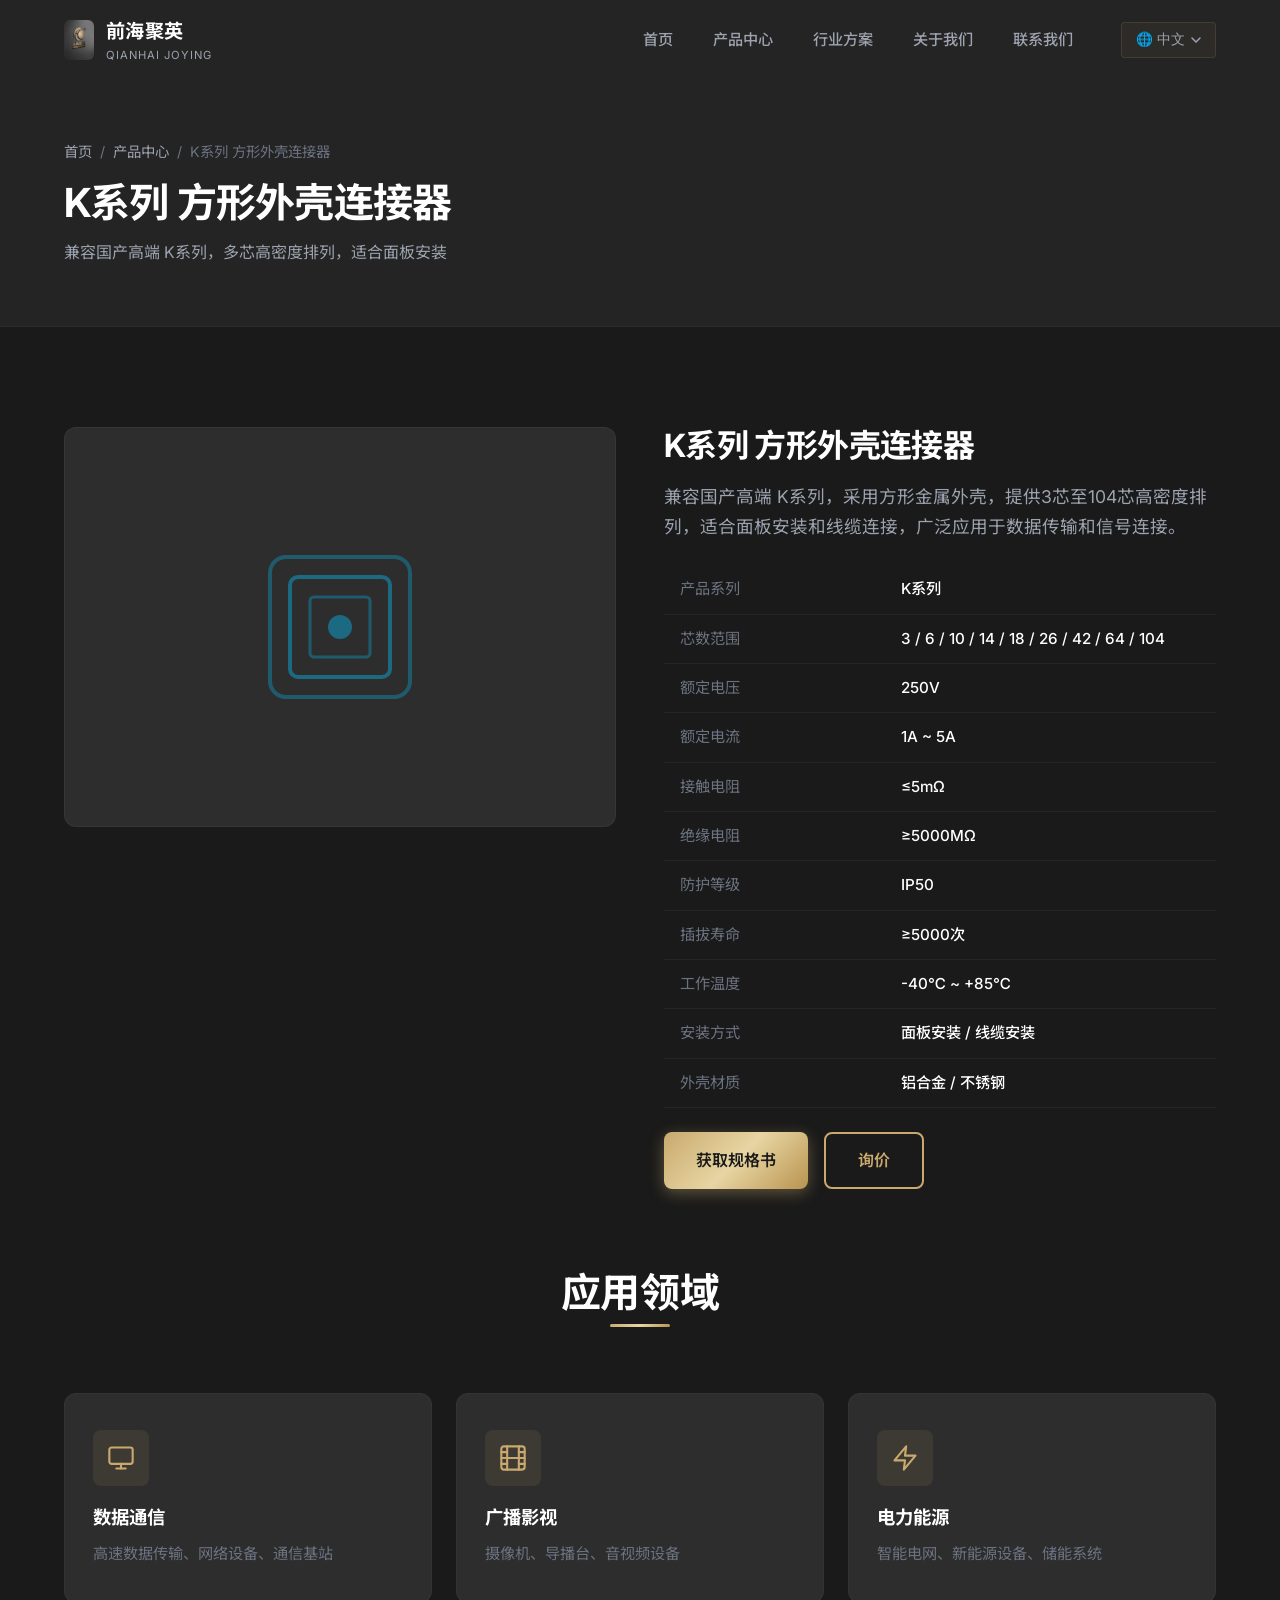
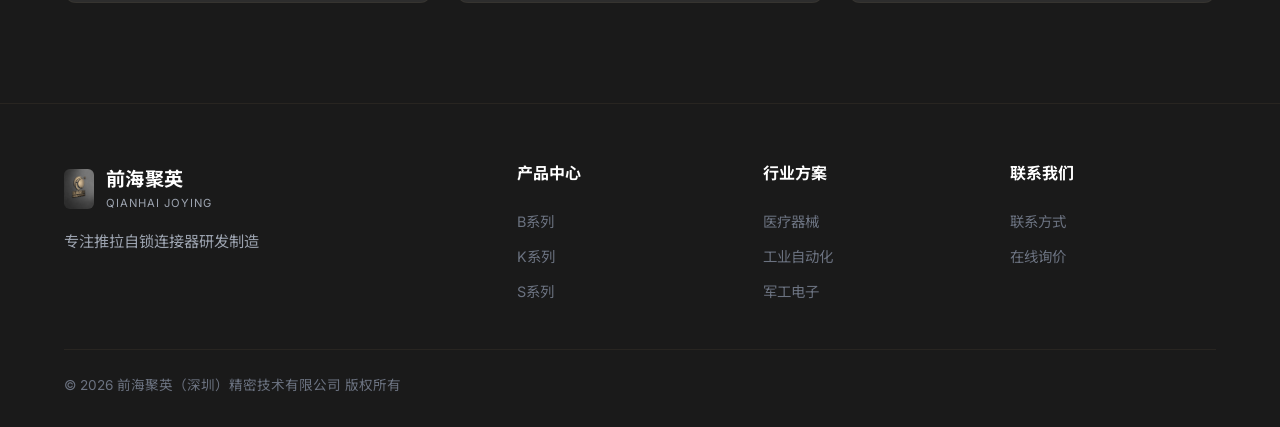
<file: products/k-series/index.html>
<!DOCTYPE html>
<html lang="zh-CN">
<head>
  <meta charset="UTF-8">
  <meta name="viewport" content="width=device-width, initial-scale=1.0">
  <meta name="description" content="K系列方形外壳连接器 - 兼容国产高端 K系列，3-104芯，多芯高密度，面板/线缆安装。">
  <title>K系列 方形外壳连接器 | 前海聚英</title>
  <link rel="icon" type="image/svg+xml" href="../../assets/images/favicon.svg">
  <link rel="preconnect" href="https://fonts.googleapis.com">
  <link href="https://fonts.googleapis.com/css2?family=Inter:wght@300;400;500;600;700;800&family=Noto+Sans+SC:wght@300;400;500;600;700;800&display=swap" rel="stylesheet">
  <link rel="stylesheet" href="../../assets/css/style.css">
  <link rel="stylesheet" href="../../assets/css/animations.css">
  <link rel="stylesheet" href="../../assets/css/responsive.css">
</head>
<body>
  <header class="header scrolled" id="header">
    <div class="container">
      <a href="../../" class="logo"><img src="../../assets/images/logo-3d.jpg" alt="前海聚英LOGO" class="logo-img" style="height:40px;border-radius:6px;"><div class="logo-text">前海聚英<span>QIANHAI JOYING</span></div></a>
      <nav class="nav">
        <div class="nav-links" id="navLinks">
          <a href="../../">首页</a><a href="../../products/" class="active">产品中心</a><a href="../../solutions/">行业方案</a><a href="../../about/">关于我们</a><a href="../../contact/">联系我们</a>
        </div>
        <div class="lang-switcher" id="langSwitcher">
          <button class="lang-btn">🌐 中文 <svg width="10" height="6" viewBox="0 0 10 6" fill="none"><path d="M1 1L5 5L9 1" stroke="currentColor" stroke-width="1.5" stroke-linecap="round"/></svg></button>
          <div class="lang-dropdown">
            <a href="../../products/k-series/" class="active">🇨🇳 中文</a>
            <a href="/en/products/k-series/">🇬🇧 English</a>
            <a href="/de/products/k-series/">🇩🇪 Deutsch</a>
            <a href="/ja/products/k-series/">🇯🇵 日本語</a>
            <a href="/ko/products/k-series/">🇰🇰 한국어</a>
            <a href="/ru/products/k-series/">🇷🇺 Русский</a>
            <a href="/de/products/k-series/">🇩🇪 Deutsch</a>
            <a href="/ja/products/k-series/">🇯🇵 日本語</a>
            <a href="/ko/products/k-series/">🇰🇷 한국어</a>
            <a href="/ru/products/k-series/">🇷🇺 Русский</a>
          </div>
        </div>
      </nav>
      <div class="mobile-toggle" id="mobileToggle"><span></span><span></span><span></span></div>
    </div>
  </header>

  <div class="page-header">
    <div class="container">
      <div class="breadcrumb">
        <a href="../../">首页</a><span class="breadcrumb-sep">/</span>
        <a href="../../products/">产品中心</a><span class="breadcrumb-sep">/</span>
        <span>K系列 方形外壳连接器</span>
      </div>
      <h1>K系列 方形外壳连接器</h1>
      <p style="color:var(--gray-2);margin-top:8px;">兼容国产高端 K系列，多芯高密度排列，适合面板安装</p>
    </div>
  </div>

  <section class="section">
    <div class="container">
      <div class="product-detail">
        <div class="product-gallery">
          <svg viewBox="0 0 100 100" xmlns="http://www.w3.org/2000/svg">
            <rect x="15" y="15" width="70" height="70" rx="8" fill="none" stroke="rgba(0,198,255,0.3)" stroke-width="2"/>
            <rect x="25" y="25" width="50" height="50" rx="4" fill="none" stroke="rgba(0,198,255,0.4)" stroke-width="2"/>
            <rect x="35" y="35" width="30" height="30" rx="2" fill="none" stroke="rgba(0,198,255,0.3)" stroke-width="1.5"/>
            <circle cx="50" cy="50" r="6" fill="rgba(0,198,255,0.4)"/>
          </svg>
        </div>
        <div class="product-info">
          <h1>K系列 方形外壳连接器</h1>
          <p class="product-info-desc">兼容国产高端 K系列，采用方形金属外壳，提供3芯至104芯高密度排列，适合面板安装和线缆连接，广泛应用于数据传输和信号连接。</p>
          <table class="spec-table">
            <tr><td>产品系列</td><td>K系列</td></tr>
            <tr><td>芯数范围</td><td>3 / 6 / 10 / 14 / 18 / 26 / 42 / 64 / 104</td></tr>
            <tr><td>额定电压</td><td>250V</td></tr>
            <tr><td>额定电流</td><td>1A ~ 5A</td></tr>
            <tr><td>接触电阻</td><td>≤5mΩ</td></tr>
            <tr><td>绝缘电阻</td><td>≥5000MΩ</td></tr>
            <tr><td>防护等级</td><td>IP50</td></tr>
            <tr><td>插拔寿命</td><td>≥5000次</td></tr>
            <tr><td>工作温度</td><td>-40℃ ~ +85℃</td></tr>
            <tr><td>安装方式</td><td>面板安装 / 线缆安装</td></tr>
            <tr><td>外壳材质</td><td>铝合金 / 不锈钢</td></tr>
          </table>
          <div class="product-actions">
            <a href="../../contact/" class="btn btn-primary">获取规格书</a>
            <a href="../../contact/" class="btn btn-outline">询价</a>
          </div>
        </div>
      </div>

      <div style="margin-top:80px;">
        <div class="section-header"><h2>应用领域</h2></div>
        <div class="features-grid">
          <div class="feature-card"><div class="feature-icon"><svg width="28" height="28" viewBox="0 0 24 24" fill="none" stroke="currentColor" stroke-width="1.8" stroke-linecap="round" stroke-linejoin="round"><rect x="2" y="3" width="20" height="14" rx="2" ry="2"/><line x1="8" y1="21" x2="16" y2="21"/><line x1="12" y1="17" x2="12" y2="21"/></svg></div><h4>数据通信</h4><p>高速数据传输、网络设备、通信基站</p></div>
          <div class="feature-card"><div class="feature-icon"><svg width="28" height="28" viewBox="0 0 24 24" fill="none" stroke="currentColor" stroke-width="1.8" stroke-linecap="round" stroke-linejoin="round"><rect x="2" y="2" width="20" height="20" rx="2.18" ry="2.18"/><line x1="7" y1="2" x2="7" y2="22"/><line x1="17" y1="2" x2="17" y2="22"/><line x1="2" y1="12" x2="22" y2="12"/><line x1="2" y1="7" x2="7" y2="7"/><line x1="2" y1="17" x2="7" y2="17"/><line x1="17" y1="7" x2="22" y2="7"/><line x1="17" y1="17" x2="22" y2="17"/></svg></div><h4>广播影视</h4><p>摄像机、导播台、音视频设备</p></div>
          <div class="feature-card"><div class="feature-icon"><svg width="28" height="28" viewBox="0 0 24 24" fill="none" stroke="currentColor" stroke-width="1.8" stroke-linecap="round" stroke-linejoin="round"><polygon points="13 2 3 14 12 14 11 22 21 10 12 10 13 2"/></svg></div><h4>电力能源</h4><p>智能电网、新能源设备、储能系统</p></div>
        </div>
      </div>
    </div>
  </section>

  <footer class="footer">
    <div class="container">
      <div class="footer-grid">
        <div class="footer-brand"><a href="../../" class="logo"><img src="../../assets/images/logo-3d.jpg" alt="前海聚英LOGO" class="logo-img" style="height:40px;border-radius:6px;"><div class="logo-text">前海聚英<span>QIANHAI JOYING</span></div></a><p>专注推拉自锁连接器研发制造</p></div>
        <div class="footer-column"><h4>产品中心</h4><a href="../../products/b-series/">B系列</a><a href="../../products/k-series/">K系列</a><a href="../../products/s-series/">S系列</a></div>
        <div class="footer-column"><h4>行业方案</h4><a href="/solutions/#medical">医疗器械</a><a href="/solutions/#industrial">工业自动化</a><a href="/solutions/#military">军工电子</a></div>
        <div class="footer-column"><h4>联系我们</h4><a href="../../contact/">联系方式</a><a href="/contact/#inquiry">在线询价</a></div>
      </div>
      <div class="footer-bottom"><p>© 2026 前海聚英（深圳）精密技术有限公司 版权所有</p></div>
    </div>
  </footer>
  <script src="../../assets/js/main.js"></script>
</body>
</html>
</file>
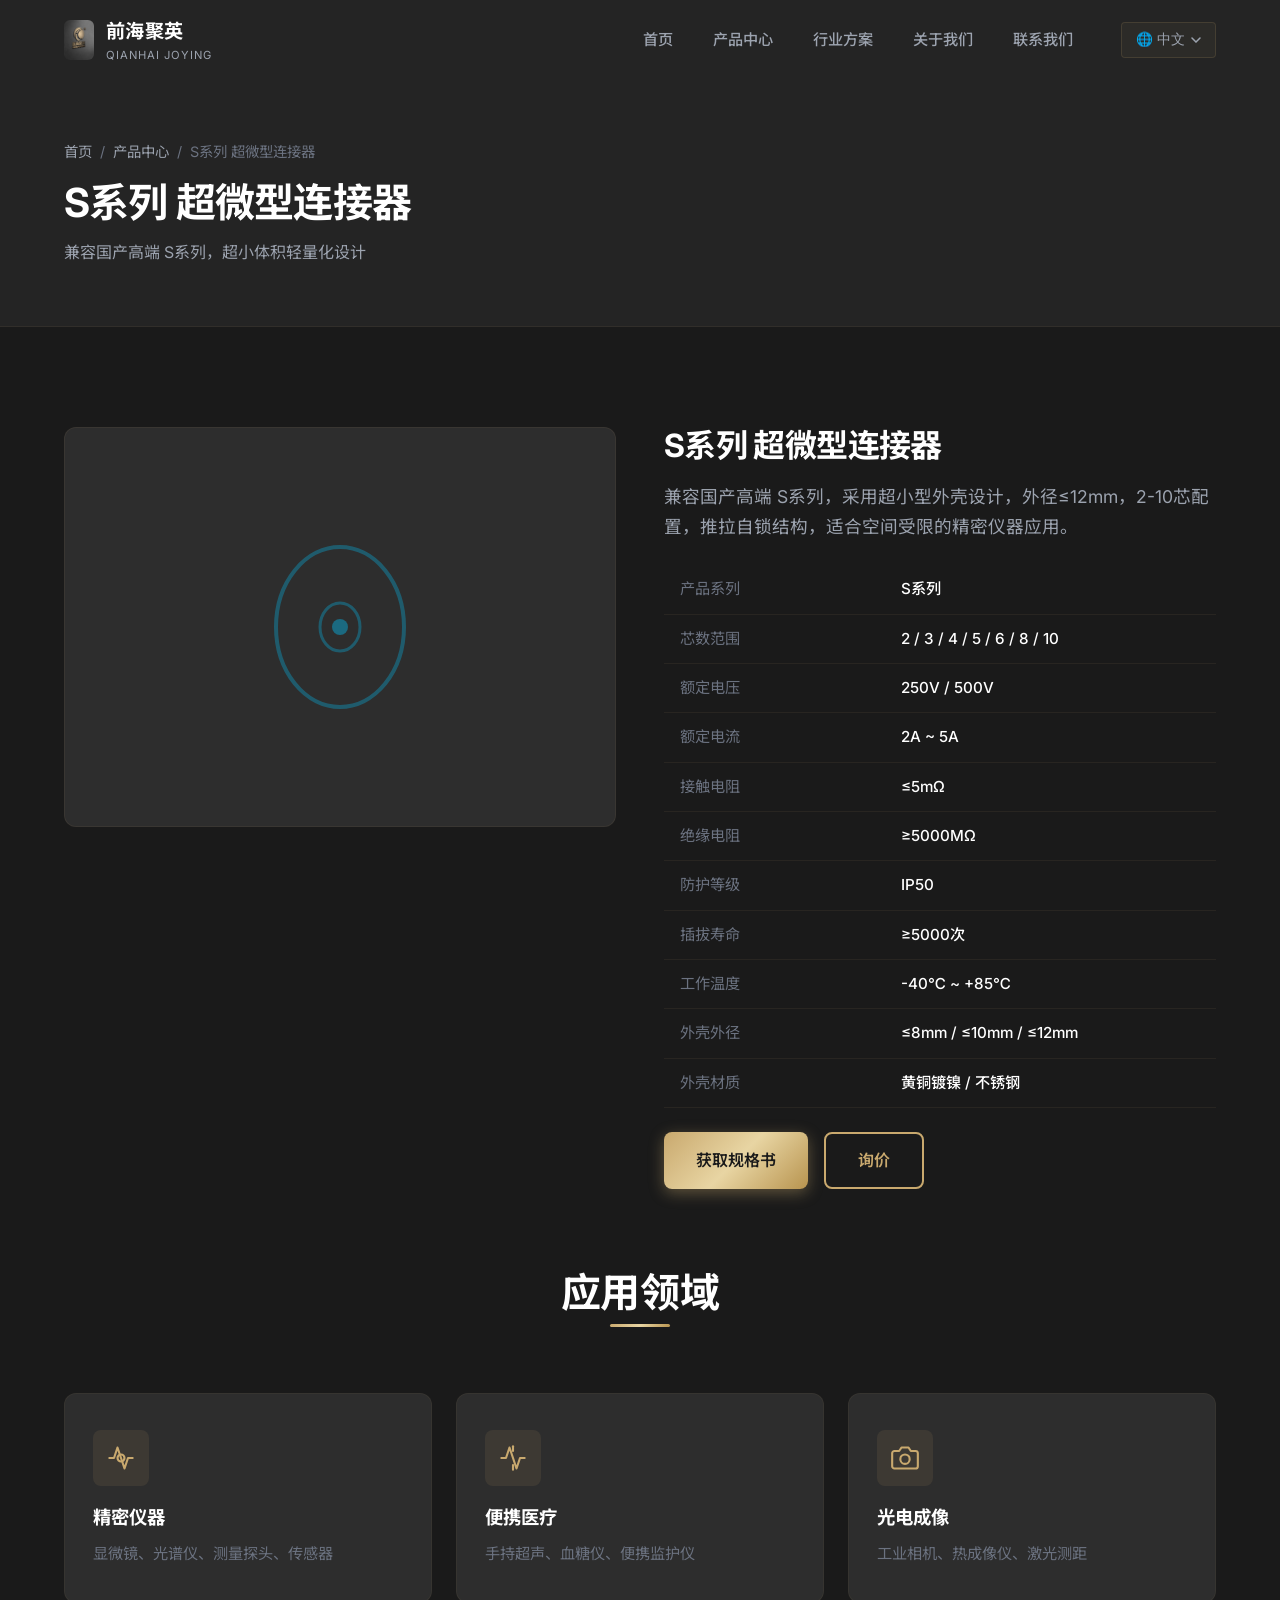
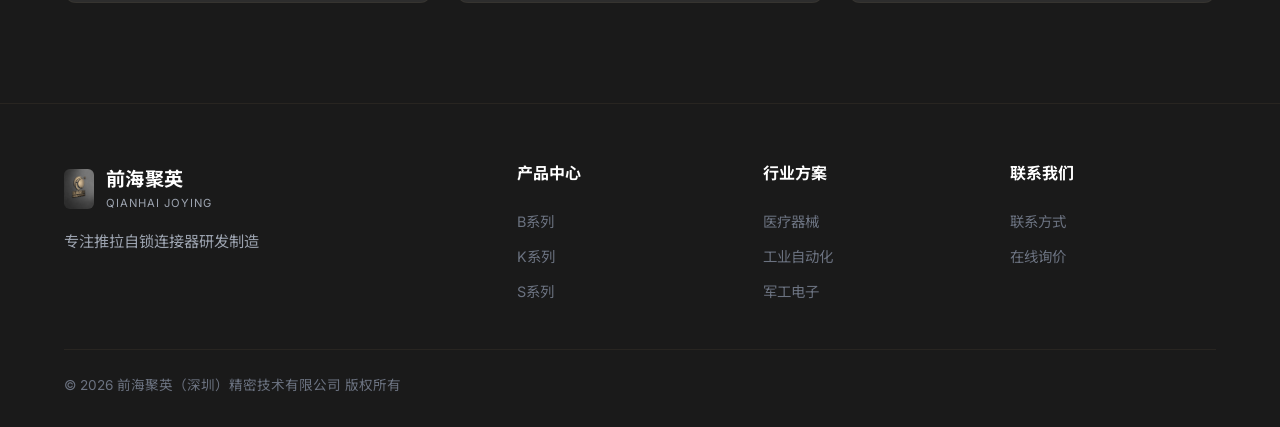
<file: products/s-series/index.html>
<!DOCTYPE html>
<html lang="zh-CN">
<head>
  <meta charset="UTF-8">
  <meta name="viewport" content="width=device-width, initial-scale=1.0">
  <meta name="description" content="S系列超微型连接器 - 兼容国产高端 S系列，2-10芯，超小体积轻量化设计，≤12mm外径。">
  <title>S系列 超微型连接器 | 前海聚英</title>
  <link rel="icon" type="image/svg+xml" href="../../assets/images/favicon.svg">
  <link rel="preconnect" href="https://fonts.googleapis.com">
  <link href="https://fonts.googleapis.com/css2?family=Inter:wght@300;400;500;600;700;800&family=Noto+Sans+SC:wght@300;400;500;600;700;800&display=swap" rel="stylesheet">
  <link rel="stylesheet" href="../../assets/css/style.css">
  <link rel="stylesheet" href="../../assets/css/animations.css">
  <link rel="stylesheet" href="../../assets/css/responsive.css">
</head>
<body>
  <header class="header scrolled" id="header">
    <div class="container">
      <a href="../../" class="logo"><img src="../../assets/images/logo-3d.jpg" alt="前海聚英LOGO" class="logo-img" style="height:40px;border-radius:6px;"><div class="logo-text">前海聚英<span>QIANHAI JOYING</span></div></a>
      <nav class="nav">
        <div class="nav-links" id="navLinks">
          <a href="../../">首页</a><a href="../../products/" class="active">产品中心</a><a href="../../solutions/">行业方案</a><a href="../../about/">关于我们</a><a href="../../contact/">联系我们</a>
        </div>
        <div class="lang-switcher" id="langSwitcher">
          <button class="lang-btn">🌐 中文 <svg width="10" height="6" viewBox="0 0 10 6" fill="none"><path d="M1 1L5 5L9 1" stroke="currentColor" stroke-width="1.5" stroke-linecap="round"/></svg></button>
          <div class="lang-dropdown">
            <a href="../../products/s-series/" class="active">🇨🇳 中文</a>
            <a href="/en/products/s-series/">🇬🇧 English</a>
            <a href="/de/products/s-series/">🇩🇪 Deutsch</a>
            <a href="/ja/products/s-series/">🇯🇵 日本語</a>
            <a href="/ko/products/s-series/">🇰🇰 한국어</a>
            <a href="/ru/products/s-series/">🇷🇺 Русский</a>
            <a href="/de/products/s-series/">🇩🇪 Deutsch</a>
            <a href="/ja/products/s-series/">🇯🇵 日本語</a>
            <a href="/ko/products/s-series/">🇰🇷 한국어</a>
            <a href="/ru/products/s-series/">🇷🇺 Русский</a>
          </div>
        </div>
      </nav>
      <div class="mobile-toggle" id="mobileToggle"><span></span><span></span><span></span></div>
    </div>
  </header>

  <div class="page-header">
    <div class="container">
      <div class="breadcrumb">
        <a href="../../">首页</a><span class="breadcrumb-sep">/</span>
        <a href="../../products/">产品中心</a><span class="breadcrumb-sep">/</span>
        <span>S系列 超微型连接器</span>
      </div>
      <h1>S系列 超微型连接器</h1>
      <p style="color:var(--gray-2);margin-top:8px;">兼容国产高端 S系列，超小体积轻量化设计</p>
    </div>
  </div>

  <section class="section">
    <div class="container">
      <div class="product-detail">
        <div class="product-gallery">
          <svg viewBox="0 0 100 100" xmlns="http://www.w3.org/2000/svg">
            <ellipse cx="50" cy="50" rx="32" ry="40" fill="none" stroke="rgba(0,198,255,0.3)" stroke-width="2"/>
            <ellipse cx="50" cy="50" r="22" fill="none" stroke="rgba(0,198,255,0.4)" stroke-width="2"/>
            <ellipse cx="50" cy="50" rx="10" ry="12" fill="none" stroke="rgba(0,198,255,0.3)" stroke-width="1.5"/>
            <circle cx="50" cy="50" r="4" fill="rgba(0,198,255,0.4)"/>
          </svg>
        </div>
        <div class="product-info">
          <h1>S系列 超微型连接器</h1>
          <p class="product-info-desc">兼容国产高端 S系列，采用超小型外壳设计，外径≤12mm，2-10芯配置，推拉自锁结构，适合空间受限的精密仪器应用。</p>
          <table class="spec-table">
            <tr><td>产品系列</td><td>S系列</td></tr>
            <tr><td>芯数范围</td><td>2 / 3 / 4 / 5 / 6 / 8 / 10</td></tr>
            <tr><td>额定电压</td><td>250V / 500V</td></tr>
            <tr><td>额定电流</td><td>2A ~ 5A</td></tr>
            <tr><td>接触电阻</td><td>≤5mΩ</td></tr>
            <tr><td>绝缘电阻</td><td>≥5000MΩ</td></tr>
            <tr><td>防护等级</td><td>IP50</td></tr>
            <tr><td>插拔寿命</td><td>≥5000次</td></tr>
            <tr><td>工作温度</td><td>-40℃ ~ +85℃</td></tr>
            <tr><td>外壳外径</td><td>≤8mm / ≤10mm / ≤12mm</td></tr>
            <tr><td>外壳材质</td><td>黄铜镀镍 / 不锈钢</td></tr>
          </table>
          <div class="product-actions">
            <a href="../../contact/" class="btn btn-primary">获取规格书</a>
            <a href="../../contact/" class="btn btn-outline">询价</a>
          </div>
        </div>
      </div>

      <div style="margin-top:80px;">
        <div class="section-header"><h2>应用领域</h2></div>
        <div class="features-grid">
          <div class="feature-card"><div class="feature-icon"><svg width="28" height="28" viewBox="0 0 24 24" fill="none" stroke="currentColor" stroke-width="1.8" stroke-linecap="round" stroke-linejoin="round"><path d="M22 12h-4l-3 9L9 3l-3 9H2"/><circle cx="12" cy="12" r="3"/></svg></div><h4>精密仪器</h4><p>显微镜、光谱仪、测量探头、传感器</p></div>
          <div class="feature-card"><div class="feature-icon"><svg width="28" height="28" viewBox="0 0 24 24" fill="none" stroke="currentColor" stroke-width="1.8" stroke-linecap="round" stroke-linejoin="round"><path d="M22 12h-4l-3 9L9 3l-3 9H2"/><path d="M12 2v4"/><path d="M12 18v4"/></svg></div><h4>便携医疗</h4><p>手持超声、血糖仪、便携监护仪</p></div>
          <div class="feature-card"><div class="feature-icon"><svg width="28" height="28" viewBox="0 0 24 24" fill="none" stroke="currentColor" stroke-width="1.8" stroke-linecap="round" stroke-linejoin="round"><path d="M23 19a2 2 0 0 1-2 2H3a2 2 0 0 1-2-2V8a2 2 0 0 1 2-2h4l2-3h6l2 3h4a2 2 0 0 1 2 2z"/><circle cx="12" cy="13" r="4"/></svg></div><h4>光电成像</h4><p>工业相机、热成像仪、激光测距</p></div>
        </div>
      </div>
    </div>
  </section>

  <footer class="footer">
    <div class="container">
      <div class="footer-grid">
        <div class="footer-brand"><a href="../../" class="logo"><img src="../../assets/images/logo-3d.jpg" alt="前海聚英LOGO" class="logo-img" style="height:40px;border-radius:6px;"><div class="logo-text">前海聚英<span>QIANHAI JOYING</span></div></a><p>专注推拉自锁连接器研发制造</p></div>
        <div class="footer-column"><h4>产品中心</h4><a href="../../products/b-series/">B系列</a><a href="../../products/k-series/">K系列</a><a href="../../products/s-series/">S系列</a></div>
        <div class="footer-column"><h4>行业方案</h4><a href="/solutions/#medical">医疗器械</a><a href="/solutions/#industrial">工业自动化</a><a href="/solutions/#military">军工电子</a></div>
        <div class="footer-column"><h4>联系我们</h4><a href="../../contact/">联系方式</a><a href="/contact/#inquiry">在线询价</a></div>
      </div>
      <div class="footer-bottom"><p>© 2026 前海聚英（深圳）精密技术有限公司 版权所有</p></div>
    </div>
  </footer>
  <script src="../../assets/js/main.js"></script>
</body>
</html>
</file>
<file: assets/css/style.css>
/* ============================================
   前海聚英官网 - 全局样式
   风格：高科技感、高端现代
   ============================================ */

/* CSS Variables - VI: 灰色底 + 金色字 */
:root {
  --primary: #C9A96E;
  --primary-dark: #B8944F;
  --primary-light: #E8D5A3;
  --accent: #D4AF37;
  --accent-glow: rgba(201, 169, 110, 0.3);
  --dark: #1A1A1A;
  --dark-2: #242424;
  --dark-3: #2D2D2D;
  --dark-4: #3A3A3A;
  --gray-1: #6B7280;
  --gray-2: #9CA3AF;
  --gray-3: #D1D5DB;
  --light: #F3F4F6;
  --white: #FFFFFF;
  --success: #10B981;
  --warning: #F59E0B;
  --danger: #EF4444;
  --gradient-primary: linear-gradient(135deg, #C9A96E 0%, #E8D5A3 50%, #B8944F 100%);
  --gradient-gold: linear-gradient(135deg, #C9A96E 0%, #E8D5A3 50%, #B8944F 100%);
  --gradient-dark: linear-gradient(135deg, #1A1A1A 0%, #2D2D2D 100%);
  --gradient-hero: linear-gradient(135deg, rgba(26, 26, 26, 0.98) 0%, rgba(45, 45, 45, 0.95) 100%);
  --shadow-sm: 0 1px 3px rgba(0,0,0,0.2), 0 1px 2px rgba(0,0,0,0.15);
  --shadow-md: 0 4px 6px rgba(0,0,0,0.25), 0 2px 4px rgba(0,0,0,0.2);
  --shadow-lg: 0 10px 25px rgba(0,0,0,0.3), 0 6px 10px rgba(0,0,0,0.25);
  --shadow-glow: 0 0 20px rgba(201, 169, 110, 0.15);
  --radius-sm: 4px;
  --radius-md: 8px;
  --radius-lg: 12px;
  --radius-xl: 20px;
  --font-main: 'Inter', 'Noto Sans SC', -apple-system, BlinkMacSystemFont, 'Segoe UI', sans-serif;
  --font-heading: 'Inter', 'Noto Sans SC', sans-serif;
  --font-mono: 'JetBrains Mono', 'Fira Code', monospace;
  --transition: all 0.3s cubic-bezier(0.4, 0, 0.2, 1);
  --transition-slow: all 0.5s cubic-bezier(0.4, 0, 0.2, 1);
}

/* Reset */
*, *::before, *::after {
  margin: 0;
  padding: 0;
  box-sizing: border-box;
}

html {
  scroll-behavior: smooth;
  font-size: 16px;
}

body {
  font-family: var(--font-main);
  color: var(--white);
  background: var(--dark);
  line-height: 1.6;
  overflow-x: hidden;
  -webkit-font-smoothing: antialiased;
  -moz-osx-font-smoothing: grayscale;
}

a {
  color: var(--primary);
  text-decoration: none;
  transition: var(--transition);
}

a:hover {
  color: var(--primary-light);
}

img {
  max-width: 100%;
  height: auto;
  display: block;
}

ul, ol {
  list-style: none;
}

/* Typography */
h1, h2, h3, h4, h5, h6 {
  font-family: var(--font-heading);
  font-weight: 700;
  line-height: 1.2;
  color: var(--white);
}

h1 { font-size: 3.5rem; letter-spacing: -0.02em; }
h2 { font-size: 2.5rem; letter-spacing: -0.01em; }
h3 { font-size: 1.75rem; }
h4 { font-size: 1.25rem; }
h5 { font-size: 1.1rem; }
h6 { font-size: 1rem; }

p {
  color: var(--gray-2);
  line-height: 1.7;
}

/* Layout */
.container {
  max-width: 1200px;
  margin: 0 auto;
  padding: 0 24px;
}

.section {
  padding: 100px 0;
  position: relative;
}

.section-dark {
  background: var(--dark-2);
}

.section-header {
  text-align: center;
  margin-bottom: 60px;
}

.section-header h2 {
  margin-bottom: 16px;
  position: relative;
  display: inline-block;
}

.section-header h2::after {
  content: '';
  position: absolute;
  bottom: -10px;
  left: 50%;
  transform: translateX(-50%);
  width: 60px;
  height: 3px;
  background: var(--gradient-gold);
  border-radius: 2px;
}

.section-header p {
  max-width: 600px;
  margin: 24px auto 0;
  font-size: 1.1rem;
}

/* Grid */
.grid {
  display: grid;
  gap: 24px;
}

.grid-2 { grid-template-columns: repeat(2, 1fr); }
.grid-3 { grid-template-columns: repeat(3, 1fr); }
.grid-4 { grid-template-columns: repeat(4, 1fr); }
.grid-6 { grid-template-columns: repeat(6, 1fr); }

/* Buttons */
.btn {
  display: inline-flex;
  align-items: center;
  justify-content: center;
  gap: 8px;
  padding: 14px 32px;
  border: none;
  border-radius: var(--radius-md);
  font-size: 1rem;
  font-weight: 600;
  cursor: pointer;
  transition: var(--transition);
  text-decoration: none;
  white-space: nowrap;
}

.btn-primary {
  background: var(--gradient-primary);
  color: var(--dark);
  box-shadow: 0 4px 15px rgba(201, 169, 110, 0.4);
}

.btn-primary:hover {
  transform: translateY(-2px);
  box-shadow: 0 6px 25px rgba(201, 169, 110, 0.5);
  color: var(--dark);
}

.btn-outline {
  background: transparent;
  color: var(--primary);
  border: 2px solid var(--primary);
}

.btn-outline:hover {
  background: rgba(201, 169, 110, 0.1);
  transform: translateY(-2px);
  color: var(--primary);
}

.btn-white {
  background: var(--white);
  color: var(--dark);
  font-weight: 600;
}

.btn-white:hover {
  transform: translateY(-2px);
  box-shadow: var(--shadow-lg);
  color: var(--dark);
}

.btn-sm {
  padding: 10px 20px;
  font-size: 0.9rem;
}

.btn-lg {
  padding: 18px 40px;
  font-size: 1.1rem;
}

/* ============================================
   Header / Navigation
   ============================================ */
.header {
  position: fixed;
  top: 0;
  left: 0;
  right: 0;
  z-index: 1000;
  padding: 16px 0;
  transition: var(--transition);
  background: transparent;
}

.header.scrolled {
  background: rgba(26, 26, 26, 0.95);
  backdrop-filter: blur(20px);
  border-bottom: 1px solid rgba(201, 169, 110, 0.1);
  padding: 10px 0;
}

.header .container {
  display: flex;
  align-items: center;
  justify-content: space-between;
}

.logo {
  display: flex;
  align-items: center;
  gap: 12px;
  text-decoration: none;
}

.logo-icon {
  width: 42px;
  height: 42px;
  background: var(--gradient-gold);
  border-radius: var(--radius-md);
  display: flex;
  align-items: center;
  justify-content: center;
  font-weight: 800;
  font-size: 1.2rem;
  color: var(--dark);
}

.logo-text {
  font-size: 1.2rem;
  font-weight: 700;
  color: var(--white);
  letter-spacing: 0.5px;
}

.logo-text span {
  font-size: 0.7rem;
  display: block;
  color: var(--gray-2);
  font-weight: 400;
  letter-spacing: 1px;
}

.nav {
  display: flex;
  align-items: center;
  gap: 32px;
}

.nav-links {
  display: flex;
  align-items: center;
  gap: 8px;
}

.nav-links a {
  color: var(--gray-2);
  font-size: 0.95rem;
  font-weight: 500;
  padding: 8px 16px;
  border-radius: var(--radius-sm);
  transition: var(--transition);
}

.nav-links a:hover,
.nav-links a.active {
  color: var(--white);
  background: rgba(201, 169, 110, 0.1);
}

/* Language Switcher */
.lang-switcher {
  position: relative;
}

.lang-btn {
  display: flex;
  align-items: center;
  gap: 6px;
  padding: 8px 14px;
  background: rgba(201, 169, 110, 0.05);
  border: 1px solid rgba(201, 169, 110, 0.15);
  border-radius: var(--radius-sm);
  color: var(--gray-2);
  font-size: 0.85rem;
  cursor: pointer;
  transition: var(--transition);
}

.lang-btn:hover {
  background: rgba(201, 169, 110, 0.1);
  color: var(--white);
}

.icon-globe {
  opacity: 0.7;
}

.lang-flag {
  font-size: 1.1rem;
}

.lang-dropdown {
  position: absolute;
  top: calc(100% + 8px);
  right: 0;
  background: var(--dark-3);
  border: 1px solid rgba(201, 169, 110, 0.12);
  border-radius: var(--radius-md);
  padding: 8px;
  min-width: 140px;
  opacity: 0;
  visibility: hidden;
  transform: translateY(-10px);
  transition: var(--transition);
  box-shadow: var(--shadow-lg);
}

.lang-switcher:hover .lang-dropdown,
.lang-switcher.open .lang-dropdown {
  opacity: 1;
  visibility: visible;
  transform: translateY(0);
}

.lang-dropdown a {
  display: flex;
  align-items: center;
  gap: 10px;
  padding: 10px 14px;
  color: var(--gray-2);
  font-size: 0.9rem;
  border-radius: var(--radius-sm);
  transition: var(--transition);
}

.lang-dropdown a:hover {
  background: rgba(201, 169, 110, 0.1);
  color: var(--white);
}

.lang-dropdown a.active {
  color: var(--primary);
  background: rgba(201, 169, 110, 0.08);
}

/* Mobile Menu Toggle */
.mobile-toggle {
  display: none;
  flex-direction: column;
  gap: 5px;
  cursor: pointer;
  padding: 8px;
}

.mobile-toggle span {
  width: 24px;
  height: 2px;
  background: var(--white);
  border-radius: 2px;
  transition: var(--transition);
}

/* ============================================
   Hero Section
   ============================================ */
.hero {
  min-height: 100vh;
  display: flex;
  align-items: center;
  position: relative;
  overflow: hidden;
  background: var(--dark);
}

.hero-bg {
  position: absolute;
  inset: 0;
  background:
    radial-gradient(ellipse at 20% 50%, rgba(201, 169, 110, 0.12) 0%, transparent 50%),
    radial-gradient(ellipse at 80% 20%, rgba(201, 169, 110, 0.08) 0%, transparent 50%),
    radial-gradient(ellipse at 50% 80%, rgba(201, 169, 110, 0.06) 0%, transparent 50%);
}

.hero-grid {
  position: absolute;
  inset: 0;
  background-image:
    linear-gradient(rgba(201, 169, 110, 0.03) 1px, transparent 1px),
    linear-gradient(90deg, rgba(201, 169, 110, 0.03) 1px, transparent 1px);
  background-size: 60px 60px;
  mask-image: radial-gradient(ellipse at center, black 30%, transparent 70%);
}

.hero .container {
  position: relative;
  z-index: 2;
  display: grid;
  grid-template-columns: 1fr 1fr;
  gap: 60px;
  align-items: center;
  padding-top: 80px;
}

.hero-content {
  max-width: 600px;
}

.hero-badge {
  display: inline-flex;
  align-items: center;
  gap: 8px;
  padding: 8px 18px;
  background: rgba(201, 169, 110, 0.1);
  border: 1px solid rgba(201, 169, 110, 0.25);
  border-radius: 50px;
  font-size: 0.85rem;
  color: var(--accent);
  margin-bottom: 24px;
  font-weight: 500;
}

.hero-badge-dot {
  width: 8px;
  height: 8px;
  background: var(--primary);
  border-radius: 50%;
  animation: pulse-dot 2s infinite;
}

@keyframes pulse-dot {
  0%, 100% { opacity: 1; }
  50% { opacity: 0.4; }
}

.hero h1 {
  font-size: 3.8rem;
  font-weight: 800;
  line-height: 1.1;
  margin-bottom: 24px;
}

.hero h1 .gradient-text {
  background: var(--gradient-primary);
  -webkit-background-clip: text;
  -webkit-text-fill-color: transparent;
  background-clip: text;
}

.hero-desc {
  font-size: 1.2rem;
  color: var(--gray-2);
  margin-bottom: 40px;
  line-height: 1.7;
}

.hero-actions {
  display: flex;
  gap: 16px;
  margin-bottom: 48px;
}

.hero-stats {
  display: flex;
  gap: 40px;
}

.hero-stat {
  text-align: left;
}

.hero-stat-value {
  font-size: 2rem;
  font-weight: 800;
  color: var(--white);
  line-height: 1;
}

.hero-stat-value span {
  color: var(--primary);
}

.hero-stat-label {
  font-size: 0.85rem;
  color: var(--gray-1);
  margin-top: 4px;
}

.hero-visual {
  position: relative;
  display: flex;
  justify-content: center;
  align-items: center;
}

.hero-connector {
  width: 400px;
  height: 400px;
  position: relative;
}

.connector-ring {
  position: absolute;
  border: 2px solid rgba(201, 169, 110, 0.15);
  border-radius: 50%;
  animation: rotate-slow 20s linear infinite;
}

.connector-ring:nth-child(1) {
  width: 100%;
  height: 100%;
  top: 0;
  left: 0;
}

.connector-ring:nth-child(2) {
  width: 75%;
  height: 75%;
  top: 12.5%;
  left: 12.5%;
  animation-direction: reverse;
  animation-duration: 15s;
  border-color: rgba(201, 169, 110, 0.2);
}

.connector-ring:nth-child(3) {
  width: 50%;
  height: 50%;
  top: 25%;
  left: 25%;
  animation-duration: 10s;
  border-color: rgba(201, 169, 110, 0.25);
}

.connector-center {
  position: absolute;
  top: 50%;
  left: 50%;
  transform: translate(-50%, -50%);
  width: 120px;
  height: 120px;
  background: var(--gradient-primary);
  border-radius: 50%;
  display: flex;
  align-items: center;
  justify-content: center;
  box-shadow: 0 0 60px rgba(201, 169, 110, 0.4), 0 0 120px rgba(201, 169, 110, 0.2);
}

.connector-center svg {
  width: 50px;
  height: 50px;
  fill: var(--white);
}

.connector-dot {
  position: absolute;
  width: 10px;
  height: 10px;
  background: var(--primary);
  border-radius: 50%;
  box-shadow: 0 0 10px var(--primary);
}

.connector-dot:nth-child(5) { top: 5%; left: 50%; }
.connector-dot:nth-child(6) { top: 50%; right: 5%; }
.connector-dot:nth-child(7) { bottom: 5%; left: 50%; }
.connector-dot:nth-child(8) { top: 50%; left: 5%; }

@keyframes rotate-slow {
  from { transform: rotate(0deg); }
  to { transform: rotate(360deg); }
}

/* ============================================
   Features / Advantages Section
   ============================================ */
.features-grid {
  display: grid;
  grid-template-columns: repeat(3, 1fr);
  gap: 24px;
}

.feature-card {
  background: var(--dark-3);
  border: 1px solid rgba(201, 169, 110, 0.06);
  border-radius: var(--radius-lg);
  padding: 36px 28px;
  transition: var(--transition);
  position: relative;
  overflow: hidden;
}

.feature-card::before {
  content: '';
  position: absolute;
  top: 0;
  left: 0;
  right: 0;
  height: 3px;
  background: var(--gradient-primary);
  opacity: 0;
  transition: var(--transition);
}

.feature-card:hover {
  transform: translateY(-4px);
  border-color: rgba(201, 169, 110, 0.15);
  box-shadow: var(--shadow-glow);
}

.feature-card:hover::before {
  opacity: 1;
}

.feature-icon {
  width: 56px;
  height: 56px;
  background: rgba(201, 169, 110, 0.1);
  border-radius: var(--radius-md);
  display: flex;
  align-items: center;
  justify-content: center;
  margin-bottom: 20px;
  color: var(--primary);
}

.feature-icon svg {
  width: 28px;
  height: 28px;
}

.feature-card h4 {
  margin-bottom: 12px;
  font-size: 1.15rem;
}

.feature-card p {
  font-size: 0.95rem;
  color: var(--gray-1);
}

/* ============================================
   Products Section
   ============================================ */
.product-cards {
  display: grid;
  grid-template-columns: repeat(3, 1fr);
  gap: 30px;
}

.product-card {
  background: var(--dark-3);
  border: 1px solid rgba(201, 169, 110, 0.06);
  border-radius: var(--radius-lg);
  overflow: hidden;
  transition: var(--transition);
  position: relative;
}

.product-card:hover {
  transform: translateY(-6px);
  border-color: rgba(201, 169, 110, 0.2);
  box-shadow: 0 10px 40px rgba(0, 0, 0, 0.3), var(--shadow-glow);
}

.product-card-image {
  height: 240px;
  background: var(--dark-3);
  display: flex;
  align-items: center;
  justify-content: center;
  position: relative;
  overflow: hidden;
}

.product-card-image::after {
  content: '';
  position: absolute;
  inset: 0;
  background: linear-gradient(180deg, transparent 50%, rgba(26, 26, 26, 0.85) 100%);
}

.product-card-image svg {
  width: 120px;
  height: 120px;
  fill: rgba(212, 175, 55, 0.3);
  transition: var(--transition-slow);
}

.product-card:hover .product-card-image svg {
  fill: rgba(212, 175, 55, 0.6);
  transform: scale(1.1);
}

.product-card-body {
  padding: 28px;
}

.product-card-series {
  display: inline-block;
  padding: 4px 12px;
  background: rgba(201, 169, 110, 0.1);
  color: var(--primary);
  border-radius: 50px;
  font-size: 0.75rem;
  font-weight: 600;
  letter-spacing: 1px;
  margin-bottom: 12px;
}

.product-card h3 {
  font-size: 1.35rem;
  margin-bottom: 12px;
}

.product-card p {
  font-size: 0.95rem;
  margin-bottom: 20px;
}

.product-card-specs {
  display: grid;
  grid-template-columns: repeat(2, 1fr);
  gap: 8px;
  margin-bottom: 20px;
}

.product-spec {
  display: flex;
  align-items: center;
  gap: 6px;
  font-size: 0.85rem;
  color: var(--gray-2);
}

.product-spec-icon {
  color: var(--primary);
  font-size: 0.75rem;
}

/* ============================================
   Solutions / Industries Section
   ============================================ */
.solutions-grid {
  display: grid;
  grid-template-columns: repeat(3, 1fr);
  gap: 30px;
}

.solution-card {
  background: var(--dark-3);
  border: 1px solid rgba(201, 169, 110, 0.06);
  border-radius: var(--radius-lg);
  overflow: hidden;
  transition: var(--transition);
  position: relative;
}

.solution-card:hover {
  transform: translateY(-4px);
  border-color: rgba(201, 169, 110, 0.15);
}

.solution-card-image {
  height: 200px;
  position: relative;
  overflow: hidden;
}

.solution-card-image .solution-bg {
  position: absolute;
  inset: 0;
  display: flex;
  align-items: center;
  justify-content: center;
  color: rgba(255,255,255,0.5);
}

.solution-card-image .solution-bg svg {
  width: 64px;
  height: 64px;
}

.solution-medical { background: linear-gradient(135deg, #2D2D2D 0%, #3A3A3A 100%); }
.solution-industrial { background: linear-gradient(135deg, #2D2D2D 0%, #3A3A3A 100%); }
.solution-military { background: linear-gradient(135deg, #2D2D2D 0%, #3A3A3A 100%); }

.solution-card-body {
  padding: 28px;
}

.solution-card h3 {
  margin-bottom: 12px;
  font-size: 1.3rem;
}

.solution-card p {
  margin-bottom: 20px;
  font-size: 0.95rem;
}

.solution-features {
  display: flex;
  flex-direction: column;
  gap: 8px;
}

.solution-feature {
  display: flex;
  align-items: center;
  gap: 10px;
  font-size: 0.9rem;
  color: var(--gray-2);
}

.solution-feature-check {
  color: var(--success);
  display: flex;
  align-items: center;
}

.solution-feature-check svg {
  width: 14px;
  height: 14px;
}

/* ============================================
   Clients / Trust Section
   ============================================ */
.clients-grid {
  display: grid;
  grid-template-columns: repeat(6, 1fr);
  gap: 20px;
  margin-bottom: 48px;
}

.client-logo {
  background: var(--dark-3);
  border: 1px solid rgba(201, 169, 110, 0.06);
  border-radius: var(--radius-md);
  padding: 24px;
  display: flex;
  align-items: center;
  justify-content: center;
  height: 80px;
  transition: var(--transition);
  color: var(--gray-1);
  font-weight: 700;
  font-size: 0.8rem;
  text-align: center;
  letter-spacing: 0.5px;
}

.client-logo:hover {
  border-color: rgba(201, 169, 110, 0.2);
  background: var(--dark-4);
}

/* ============================================
   Certifications Section
   ============================================ */
.cert-grid {
  display: grid;
  grid-template-columns: repeat(4, 1fr);
  gap: 24px;
}

.cert-card {
  background: var(--dark-3);
  border: 1px solid rgba(201, 169, 110, 0.06);
  border-radius: var(--radius-lg);
  padding: 32px;
  text-align: center;
  transition: var(--transition);
}

.cert-card:hover {
  border-color: rgba(201, 169, 110, 0.15);
  transform: translateY(-2px);
}

.cert-icon {
  width: 64px;
  height: 64px;
  background: rgba(201, 169, 110, 0.1);
  border-radius: 50%;
  display: flex;
  align-items: center;
  justify-content: center;
  margin: 0 auto 16px;
  color: var(--primary);
}

.cert-icon svg {
  width: 28px;
  height: 28px;
}

.cert-card h4 {
  font-size: 1.1rem;
  margin-bottom: 8px;
}

.cert-card p {
  font-size: 0.85rem;
  color: var(--gray-1);
}

/* ============================================
   CTA Section
   ============================================ */
.cta-section {
  background: var(--gradient-primary);
  position: relative;
  overflow: hidden;
}

.cta-section::before {
  content: '';
  position: absolute;
  inset: 0;
  background:
    radial-gradient(circle at 20% 50%, rgba(201, 169, 110, 0.2) 0%, transparent 50%),
    radial-gradient(circle at 80% 50%, rgba(201, 169, 110, 0.15) 0%, transparent 50%);
}

.cta-content {
  position: relative;
  z-index: 2;
  text-align: center;
  max-width: 700px;
  margin: 0 auto;
}

.cta-content h2 {
  margin-bottom: 16px;
  font-size: 2.5rem;
}

.cta-content p {
  color: rgba(255,255,255,0.85);
  margin-bottom: 36px;
  font-size: 1.15rem;
}

.cta-actions {
  display: flex;
  justify-content: center;
  gap: 16px;
  flex-wrap: wrap;
}

/* ============================================
   Footer
   ============================================ */
.footer {
  background: var(--dark);
  border-top: 1px solid rgba(201, 169, 110, 0.08);
  padding: 60px 0 30px;
}

.footer-grid {
  display: grid;
  grid-template-columns: 2fr 1fr 1fr 1fr;
  gap: 40px;
  margin-bottom: 40px;
}

.footer-brand p {
  margin-top: 16px;
  font-size: 0.95rem;
  max-width: 300px;
}

.footer-contact {
  margin-top: 20px;
}

.footer-contact-item {
  display: flex;
  align-items: center;
  gap: 10px;
  margin-bottom: 10px;
  font-size: 0.9rem;
  color: var(--gray-2);
}

.footer-contact-item svg {
  flex-shrink: 0;
  opacity: 0.7;
}

.footer-column h4 {
  font-size: 1rem;
  margin-bottom: 20px;
  color: var(--white);
}

.footer-column a {
  display: block;
  color: var(--gray-1);
  font-size: 0.9rem;
  padding: 6px 0;
  transition: var(--transition);
}

.footer-column a:hover {
  color: var(--primary);
  transform: translateX(4px);
}

.footer-bottom {
  border-top: 1px solid rgba(201, 169, 110, 0.08);
  padding-top: 24px;
  display: flex;
  justify-content: space-between;
  align-items: center;
}

.footer-bottom p {
  font-size: 0.85rem;
  color: var(--gray-1);
}

.footer-lang {
  display: flex;
  gap: 16px;
}

.footer-lang a {
  color: var(--gray-1);
  font-size: 0.85rem;
  padding: 4px 8px;
  border-radius: var(--radius-sm);
  transition: var(--transition);
}

.footer-lang a:hover,
.footer-lang a.active {
  color: var(--primary);
  background: rgba(201, 169, 110, 0.1);
}

/* ============================================
   Product List Page
   ============================================ */
.page-header {
  background: var(--dark-2);
  padding: 140px 0 60px;
  border-bottom: 1px solid rgba(201, 169, 110, 0.08);
}

.page-header h1 {
  font-size: 2.5rem;
  margin-bottom: 12px;
}

.breadcrumb {
  display: flex;
  align-items: center;
  gap: 8px;
  margin-bottom: 16px;
  font-size: 0.9rem;
  color: var(--gray-1);
}

.breadcrumb a {
  color: var(--gray-2);
}

.breadcrumb a:hover {
  color: var(--accent);
}

.breadcrumb-sep {
  color: var(--gray-1);
}

.product-filters {
  display: flex;
  gap: 12px;
  margin-bottom: 32px;
  flex-wrap: wrap;
}

.filter-btn {
  padding: 8px 20px;
  background: var(--dark-3);
  border: 1px solid rgba(255,255,255,0.1);
  border-radius: 50px;
  color: var(--gray-2);
  font-size: 0.9rem;
  cursor: pointer;
  transition: var(--transition);
}

.filter-btn:hover,
.filter-btn.active {
  background: rgba(201, 169, 110, 0.1);
  border-color: var(--primary);
  color: var(--primary);
}

.product-list-grid {
  display: grid;
  grid-template-columns: repeat(3, 1fr);
  gap: 24px;
}

.product-item {
  background: var(--dark-3);
  border: 1px solid rgba(201, 169, 110, 0.06);
  border-radius: var(--radius-lg);
  overflow: hidden;
  transition: var(--transition);
}

.product-item:hover {
  transform: translateY(-4px);
  border-color: rgba(201, 169, 110, 0.15);
  box-shadow: var(--shadow-glow);
}

.product-item-image {
  height: 200px;
  background: var(--dark-3);
  display: flex;
  align-items: center;
  justify-content: center;
}

.product-item-body {
  padding: 20px;
}

.product-item h4 {
  font-size: 1.05rem;
  margin-bottom: 8px;
}

.product-item p {
  font-size: 0.85rem;
  margin-bottom: 12px;
}

.product-item-specs {
  display: flex;
  flex-wrap: wrap;
  gap: 8px;
}

.spec-tag {
  padding: 3px 10px;
  background: rgba(201, 169, 110, 0.08);
  border-radius: 50px;
  font-size: 0.75rem;
  color: var(--primary);
}

/* ============================================
   Product Detail Page
   ============================================ */
.product-detail {
  display: grid;
  grid-template-columns: 1fr 1fr;
  gap: 48px;
  align-items: start;
}

.product-gallery {
  background: var(--dark-3);
  border: 1px solid rgba(201, 169, 110, 0.08);
  border-radius: var(--radius-lg);
  padding: 40px;
  display: flex;
  align-items: center;
  justify-content: center;
  min-height: 400px;
}

.product-gallery svg {
  width: 200px;
  height: 200px;
  fill: rgba(212, 175, 55, 0.3);
}

.product-info h1 {
  font-size: 2rem;
  margin-bottom: 16px;
}

.product-info-desc {
  font-size: 1.1rem;
  margin-bottom: 24px;
  color: var(--gray-2);
}

.spec-table {
  width: 100%;
  border-collapse: collapse;
  margin-bottom: 24px;
}

.spec-table tr {
  border-bottom: 1px solid rgba(201, 169, 110, 0.08);
}

.spec-table td {
  padding: 12px 16px;
  font-size: 0.95rem;
}

.spec-table td:first-child {
  color: var(--gray-1);
  width: 40%;
}

.spec-table td:last-child {
  color: var(--white);
  font-weight: 500;
}

.product-actions {
  display: flex;
  gap: 16px;
  margin-top: 24px;
}

/* ============================================
   Contact / Inquiry Form
   ============================================ */
.contact-grid {
  display: grid;
  grid-template-columns: 1fr 1fr;
  gap: 48px;
}

.form-group {
  margin-bottom: 20px;
}

.form-group label {
  display: block;
  margin-bottom: 8px;
  font-size: 0.9rem;
  font-weight: 500;
  color: var(--gray-2);
}

.form-group label .required {
  color: var(--danger);
}

.form-control {
  width: 100%;
  padding: 12px 16px;
  background: var(--dark-3);
  border: 1px solid rgba(201, 169, 110, 0.12);
  border-radius: var(--radius-md);
  color: var(--white);
  font-size: 1rem;
  font-family: var(--font-main);
  transition: var(--transition);
}

.form-control:focus {
  outline: none;
  border-color: var(--primary);
  box-shadow: 0 0 0 3px rgba(201, 169, 110, 0.1);
}

.form-control::placeholder {
  color: var(--gray-1);
}

textarea.form-control {
  resize: vertical;
  min-height: 120px;
}

select.form-control {
  appearance: none;
  background-image: url("data:image/svg+xml,%3Csvg xmlns='http://www.w3.org/2000/svg' width='12' height='12' viewBox='0 0 12 12'%3E%3Cpath fill='%239CA3AF' d='M6 8L1 3h10z'/%3E%3C/svg%3E");
  background-repeat: no-repeat;
  background-position: right 16px center;
  padding-right: 40px;
}

.checkbox-group {
  display: flex;
  align-items: flex-start;
  gap: 10px;
  margin-top: 20px;
}

.checkbox-group input[type="checkbox"] {
  width: 18px;
  height: 18px;
  accent-color: var(--accent);
  margin-top: 2px;
}

.checkbox-group label {
  font-size: 0.85rem;
  color: var(--gray-1);
  line-height: 1.5;
}

.contact-info {
  background: var(--dark-3);
  border: 1px solid rgba(201, 169, 110, 0.08);
  border-radius: var(--radius-lg);
  padding: 36px;
}

.contact-info h3 {
  margin-bottom: 24px;
  font-size: 1.3rem;
}

.contact-info-item {
  display: flex;
  align-items: flex-start;
  gap: 16px;
  margin-bottom: 24px;
}

.contact-info-icon {
  width: 44px;
  height: 44px;
  background: rgba(201, 169, 110, 0.1);
  border-radius: var(--radius-md);
  display: flex;
  align-items: center;
  justify-content: center;
  flex-shrink: 0;
  color: var(--primary);
}

.contact-info-icon svg {
  width: 20px;
  height: 20px;
}

.contact-info-text h5 {
  font-size: 0.95rem;
  margin-bottom: 4px;
  color: var(--white);
}

.contact-info-text p {
  font-size: 0.9rem;
  color: var(--gray-2);
}

/* ============================================
   About Page
   ============================================ */
.about-hero {
  display: grid;
  grid-template-columns: 1fr 1fr;
  gap: 48px;
  align-items: center;
}

.about-image {
  background: var(--dark-3);
  border: 1px solid rgba(201, 169, 110, 0.08);
  border-radius: var(--radius-lg);
  height: 400px;
  display: flex;
  align-items: center;
  justify-content: center;
  position: relative;
  overflow: hidden;
  color: rgba(212, 175, 55, 0.5);
}

.about-image svg {
  width: 80px;
  height: 80px;
  position: relative;
  z-index: 1;
}

.about-image::before {
  content: '';
  position: absolute;
  inset: 0;
  background: linear-gradient(135deg, rgba(201, 169, 110, 0.08) 0%, rgba(201, 169, 110, 0.04) 100%);
}

.about-content h2 {
  margin-bottom: 20px;
}

.about-content p {
  margin-bottom: 16px;
  font-size: 1.05rem;
}

.timeline {
  position: relative;
  padding-left: 40px;
}

.timeline::before {
  content: '';
  position: absolute;
  left: 15px;
  top: 0;
  bottom: 0;
  width: 2px;
  background: rgba(201, 169, 110, 0.2);
}

.timeline-item {
  position: relative;
  margin-bottom: 32px;
}

.timeline-item::before {
  content: '';
  position: absolute;
  left: -32px;
  top: 6px;
  width: 12px;
  height: 12px;
  background: var(--primary);
  border-radius: 50%;
  box-shadow: 0 0 10px rgba(201, 169, 110, 0.3);
}

.timeline-year {
  font-size: 0.85rem;
  color: var(--primary);
  font-weight: 600;
  margin-bottom: 4px;
}

.timeline-text {
  font-size: 0.95rem;
  color: var(--gray-2);
}

/* ============================================
   Solutions Page
   ============================================ */
.solution-detail {
  display: grid;
  grid-template-columns: 1fr 1fr;
  gap: 48px;
  align-items: center;
  margin-bottom: 80px;
}

.solution-detail:nth-child(even) {
  direction: rtl;
}

.solution-detail:nth-child(even) > * {
  direction: ltr;
}

.solution-detail-content h2 {
  margin-bottom: 16px;
}

.solution-detail-content p {
  margin-bottom: 16px;
  font-size: 1.05rem;
}

.solution-detail-features {
  margin-top: 24px;
}

.solution-detail-feature {
  display: flex;
  align-items: center;
  gap: 12px;
  margin-bottom: 12px;
  font-size: 0.95rem;
  color: var(--gray-2);
}

.solution-detail-visual {
  background: var(--dark-3);
  border: 1px solid rgba(201, 169, 110, 0.08);
  border-radius: var(--radius-lg);
  height: 360px;
  display: flex;
  align-items: center;
  justify-content: center;
  position: relative;
  overflow: hidden;
  color: rgba(212, 175, 55, 0.5);
}

.solution-detail-visual svg {
  width: 80px;
  height: 80px;
}

/* ============================================
   Scroll Animations
   ============================================ */
.fade-in {
  opacity: 0;
  transform: translateY(30px);
  transition: opacity 0.6s ease, transform 0.6s ease;
}

.fade-in.visible {
  opacity: 1;
  transform: translateY(0);
}

.fade-in-left {
  opacity: 0;
  transform: translateX(-30px);
  transition: opacity 0.6s ease, transform 0.6s ease;
}

.fade-in-left.visible {
  opacity: 1;
  transform: translateX(0);
}

.fade-in-right {
  opacity: 0;
  transform: translateX(30px);
  transition: opacity 0.6s ease, transform 0.6s ease;
}

.fade-in-right.visible {
  opacity: 1;
  transform: translateX(0);
}

/* ============================================
   Responsive Design
   ============================================ */
@media (max-width: 1024px) {
  h1 { font-size: 2.8rem; }
  h2 { font-size: 2rem; }

  .hero .container {
    grid-template-columns: 1fr;
    text-align: center;
  }

  .hero-content { max-width: 100%; }
  .hero-actions { justify-content: center; }
  .hero-stats { justify-content: center; }
  .hero-visual { display: none; }

  .features-grid,
  .product-cards,
  .solutions-grid {
    grid-template-columns: repeat(2, 1fr);
  }

  .footer-grid {
    grid-template-columns: 1fr 1fr;
  }

  .product-detail,
  .contact-grid,
  .about-hero,
  .solution-detail {
    grid-template-columns: 1fr;
  }

  .solution-detail:nth-child(even) {
    direction: ltr;
  }
}

@media (max-width: 768px) {
  h1 { font-size: 2.2rem; }
  h2 { font-size: 1.6rem; }
  .section { padding: 60px 0; }

  .nav-links { display: none; }
  .mobile-toggle { display: flex; }

  .nav-links.open {
    display: flex;
    flex-direction: column;
    position: absolute;
    top: 100%;
    left: 0;
    right: 0;
    background: rgba(26, 26, 26, 0.98);
    padding: 20px;
    border-bottom: 1px solid rgba(201, 169, 110, 0.08);
  }

  .features-grid,
  .product-cards,
  .solutions-grid,
  .product-list-grid {
    grid-template-columns: 1fr;
  }

  .cert-grid { grid-template-columns: repeat(2, 1fr); }
  .clients-grid { grid-template-columns: repeat(3, 1fr); }

  .hero h1 { font-size: 2.2rem; }
  .hero-actions { flex-direction: column; align-items: center; }
  .hero-stats { flex-direction: column; gap: 20px; }

  .footer-grid {
    grid-template-columns: 1fr;
    gap: 30px;
  }

  .footer-bottom {
    flex-direction: column;
    gap: 16px;
    text-align: center;
  }
}

@media (max-width: 480px) {
  h1 { font-size: 1.8rem; }
  .container { padding: 0 16px; }
  .clients-grid { grid-template-columns: repeat(2, 1fr); }
  .cert-grid { grid-template-columns: repeat(2, 1fr); }
  .grid-2 { grid-template-columns: 1fr; }
}
</file>
<file: assets/css/animations.css>
/* ============================================
   前海聚英官网 - 动画效果
   ============================================ */

/* Hero Particles */
.hero-particles {
  position: absolute;
  inset: 0;
  overflow: hidden;
  pointer-events: none;
}

.particle {
  position: absolute;
  width: 2px;
  height: 2px;
  background: var(--accent);
  border-radius: 50%;
  opacity: 0;
  animation: float-particle 8s infinite;
}

@keyframes float-particle {
  0% {
    opacity: 0;
    transform: translateY(100vh) scale(0);
  }
  10% {
    opacity: 0.6;
  }
  90% {
    opacity: 0.6;
  }
  100% {
    opacity: 0;
    transform: translateY(-100px) scale(1);
  }
}

/* Scroll indicator */
.scroll-indicator {
  position: absolute;
  bottom: 40px;
  left: 50%;
  transform: translateX(-50%);
  display: flex;
  flex-direction: column;
  align-items: center;
  gap: 8px;
  color: var(--gray-1);
  font-size: 0.8rem;
  animation: bounce-down 2s infinite;
}

.scroll-indicator-line {
  width: 1px;
  height: 40px;
  background: linear-gradient(180deg, var(--accent), transparent);
}

@keyframes bounce-down {
  0%, 100% { transform: translateX(-50%) translateY(0); }
  50% { transform: translateX(-50%) translateY(10px); }
}

/* Counter animation */
.counter-animate {
  display: inline-block;
}

/* Card hover glow effect */
.glow-on-hover {
  position: relative;
}

.glow-on-hover::after {
  content: '';
  position: absolute;
  inset: -1px;
  background: linear-gradient(135deg, rgba(0, 198, 255, 0.1), transparent, rgba(0, 102, 204, 0.1));
  border-radius: inherit;
  opacity: 0;
  transition: opacity 0.4s ease;
  z-index: -1;
}

.glow-on-hover:hover::after {
  opacity: 1;
}

/* Typing effect */
.typing-cursor::after {
  content: '|';
  animation: blink 1s step-end infinite;
  color: var(--accent);
}

@keyframes blink {
  0%, 100% { opacity: 1; }
  50% { opacity: 0; }
}

/* Stagger animation delay */
.stagger-1 { transition-delay: 0.1s; }
.stagger-2 { transition-delay: 0.2s; }
.stagger-3 { transition-delay: 0.3s; }
.stagger-4 { transition-delay: 0.4s; }
.stagger-5 { transition-delay: 0.5s; }
.stagger-6 { transition-delay: 0.6s; }

/* Smooth page transitions */
.page-transition {
  animation: page-enter 0.4s ease;
}

@keyframes page-enter {
  from {
    opacity: 0;
    transform: translateY(20px);
  }
  to {
    opacity: 1;
    transform: translateY(0);
  }
}

/* Loading shimmer */
.shimmer {
  background: linear-gradient(90deg,
    var(--dark-3) 25%,
    var(--dark-4) 50%,
    var(--dark-3) 75%
  );
  background-size: 200% 100%;
  animation: shimmer 1.5s infinite;
}

@keyframes shimmer {
  0% { background-position: 200% 0; }
  100% { background-position: -200% 0; }
}

/* Pulse for CTA buttons */
.pulse-cta {
  animation: pulse-shadow 2s infinite;
}

@keyframes pulse-shadow {
  0%, 100% {
    box-shadow: 0 0 0 0 rgba(0, 198, 255, 0.4);
  }
  50% {
    box-shadow: 0 0 0 12px rgba(0, 198, 255, 0);
  }
}

/* Image zoom on hover */
.zoom-hover {
  overflow: hidden;
}

.zoom-hover img,
.zoom-hover svg {
  transition: transform 0.5s ease;
}

.zoom-hover:hover img,
.zoom-hover:hover svg {
  transform: scale(1.08);
}

/* Gradient border animation */
.gradient-border {
  position: relative;
  background: var(--dark-3);
  border-radius: var(--radius-lg);
}

.gradient-border::before {
  content: '';
  position: absolute;
  inset: -1px;
  background: linear-gradient(135deg, var(--accent), var(--primary), var(--accent));
  border-radius: inherit;
  z-index: -1;
  background-size: 200% 200%;
  animation: gradient-rotate 3s ease infinite;
}

@keyframes gradient-rotate {
  0% { background-position: 0% 50%; }
  50% { background-position: 100% 50%; }
  100% { background-position: 0% 50%; }
}

/* Number counter */
[data-count] {
  font-variant-numeric: tabular-nums;
}
</file>
<file: assets/css/responsive.css>
/* ============================================
   前海聚英官网 - 响应式补充样式
   ============================================ */

/* Print styles */
@media print {
  .header,
  .footer,
  .cta-section,
  .hero-particles,
  .hero-grid,
  .mobile-toggle,
  .scroll-indicator {
    display: none !important;
  }

  body {
    background: white;
    color: black;
  }

  .section {
    padding: 20px 0;
  }

  h1, h2, h3, h4 {
    color: black;
  }

  p {
    color: #333;
  }
}

/* Prefers reduced motion */
@media (prefers-reduced-motion: reduce) {
  *, *::before, *::after {
    animation-duration: 0.01ms !important;
    animation-iteration-count: 1 !important;
    transition-duration: 0.01ms !important;
  }

  html {
    scroll-behavior: auto;
  }
}

/* Dark mode is default, but handle system preference */
@media (prefers-color-scheme: light) {
  /* Keep dark theme as it's the brand identity */
}

/* Focus styles for accessibility */
a:focus-visible,
button:focus-visible,
.form-control:focus-visible,
.filter-btn:focus-visible {
  outline: 2px solid var(--accent);
  outline-offset: 2px;
}

/* High contrast mode */
@media (forced-colors: active) {
  .btn-primary {
    border: 2px solid;
  }

  .feature-card,
  .product-card,
  .solution-card,
  .cert-card {
    border: 1px solid;
  }
}

/* Large screens */
@media (min-width: 1400px) {
  .container {
    max-width: 1320px;
  }
}

/* Ultra-wide */
@media (min-width: 1800px) {
  .container {
    max-width: 1400px;
  }

  h1 { font-size: 4.2rem; }
  h2 { font-size: 3rem; }
}

/* Small mobile */
@media (max-width: 360px) {
  html { font-size: 14px; }

  .hero h1 { font-size: 1.6rem; }

  .btn {
    padding: 12px 24px;
    font-size: 0.9rem;
  }

  .btn-lg {
    padding: 14px 28px;
    font-size: 0.95rem;
  }
}

/* Tablet landscape */
@media (min-width: 768px) and (max-width: 1024px) and (orientation: landscape) {
  .hero {
    min-height: 80vh;
  }
}

/* Touch device optimization */
@media (hover: none) and (pointer: coarse) {
  .feature-card:hover,
  .product-card:hover,
  .solution-card:hover,
  .cert-card:hover {
    transform: none;
  }

  .btn:hover {
    transform: none;
  }

  .lang-switcher:hover .lang-dropdown {
    opacity: 0;
    visibility: hidden;
  }

  .lang-switcher.open .lang-dropdown {
    opacity: 1;
    visibility: visible;
  }
}
</file>
